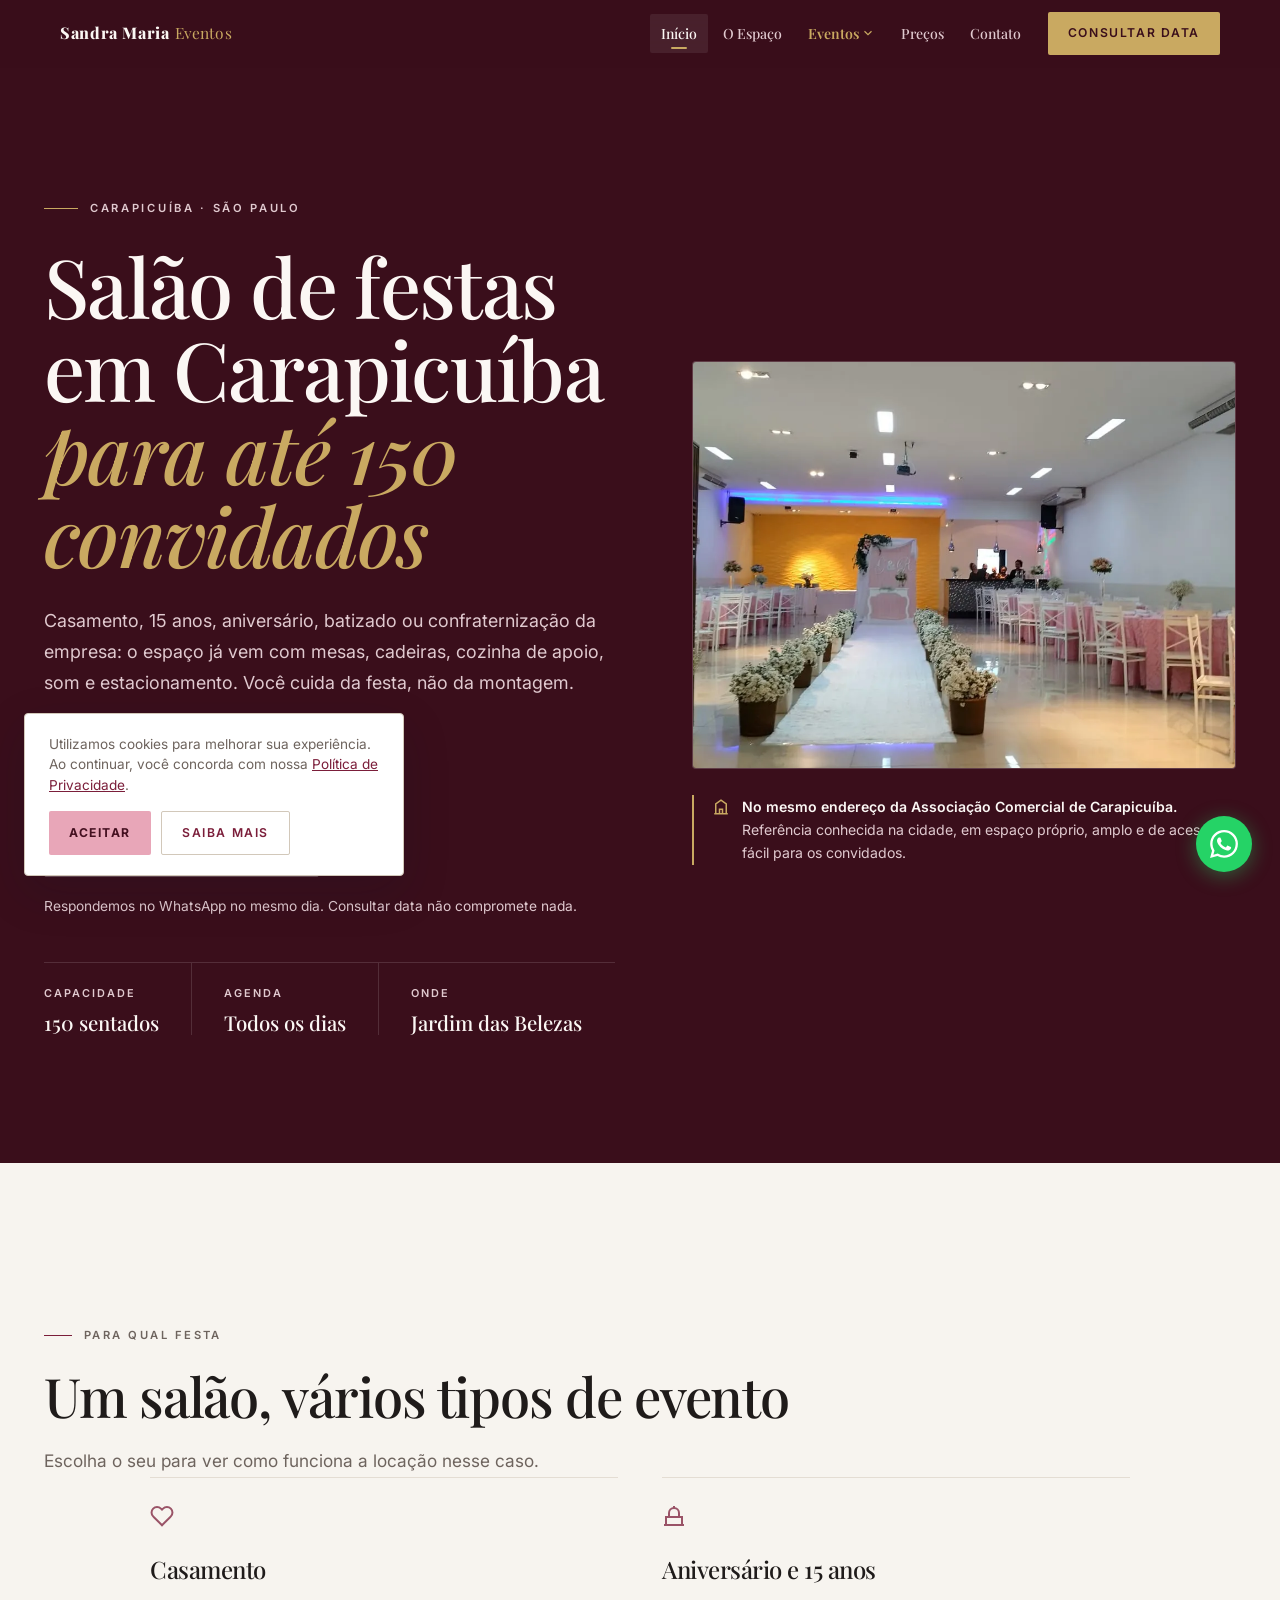
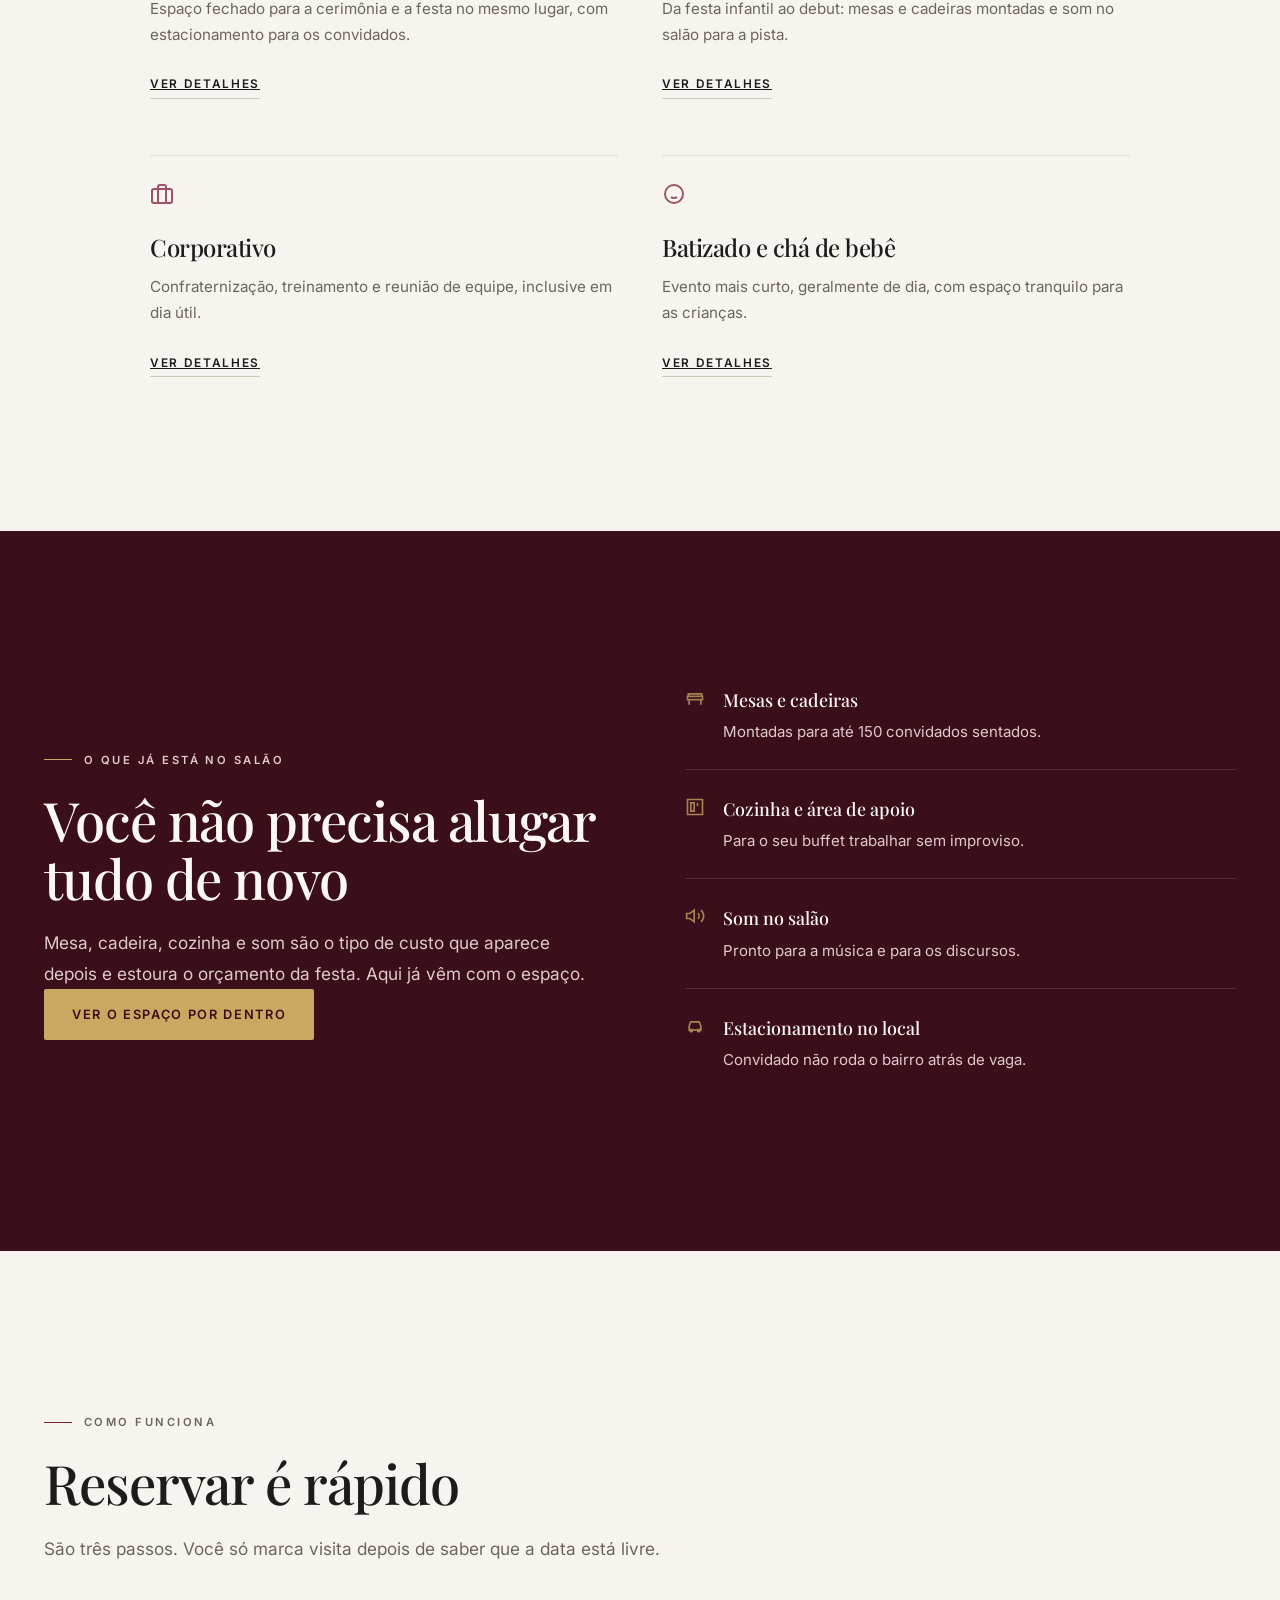
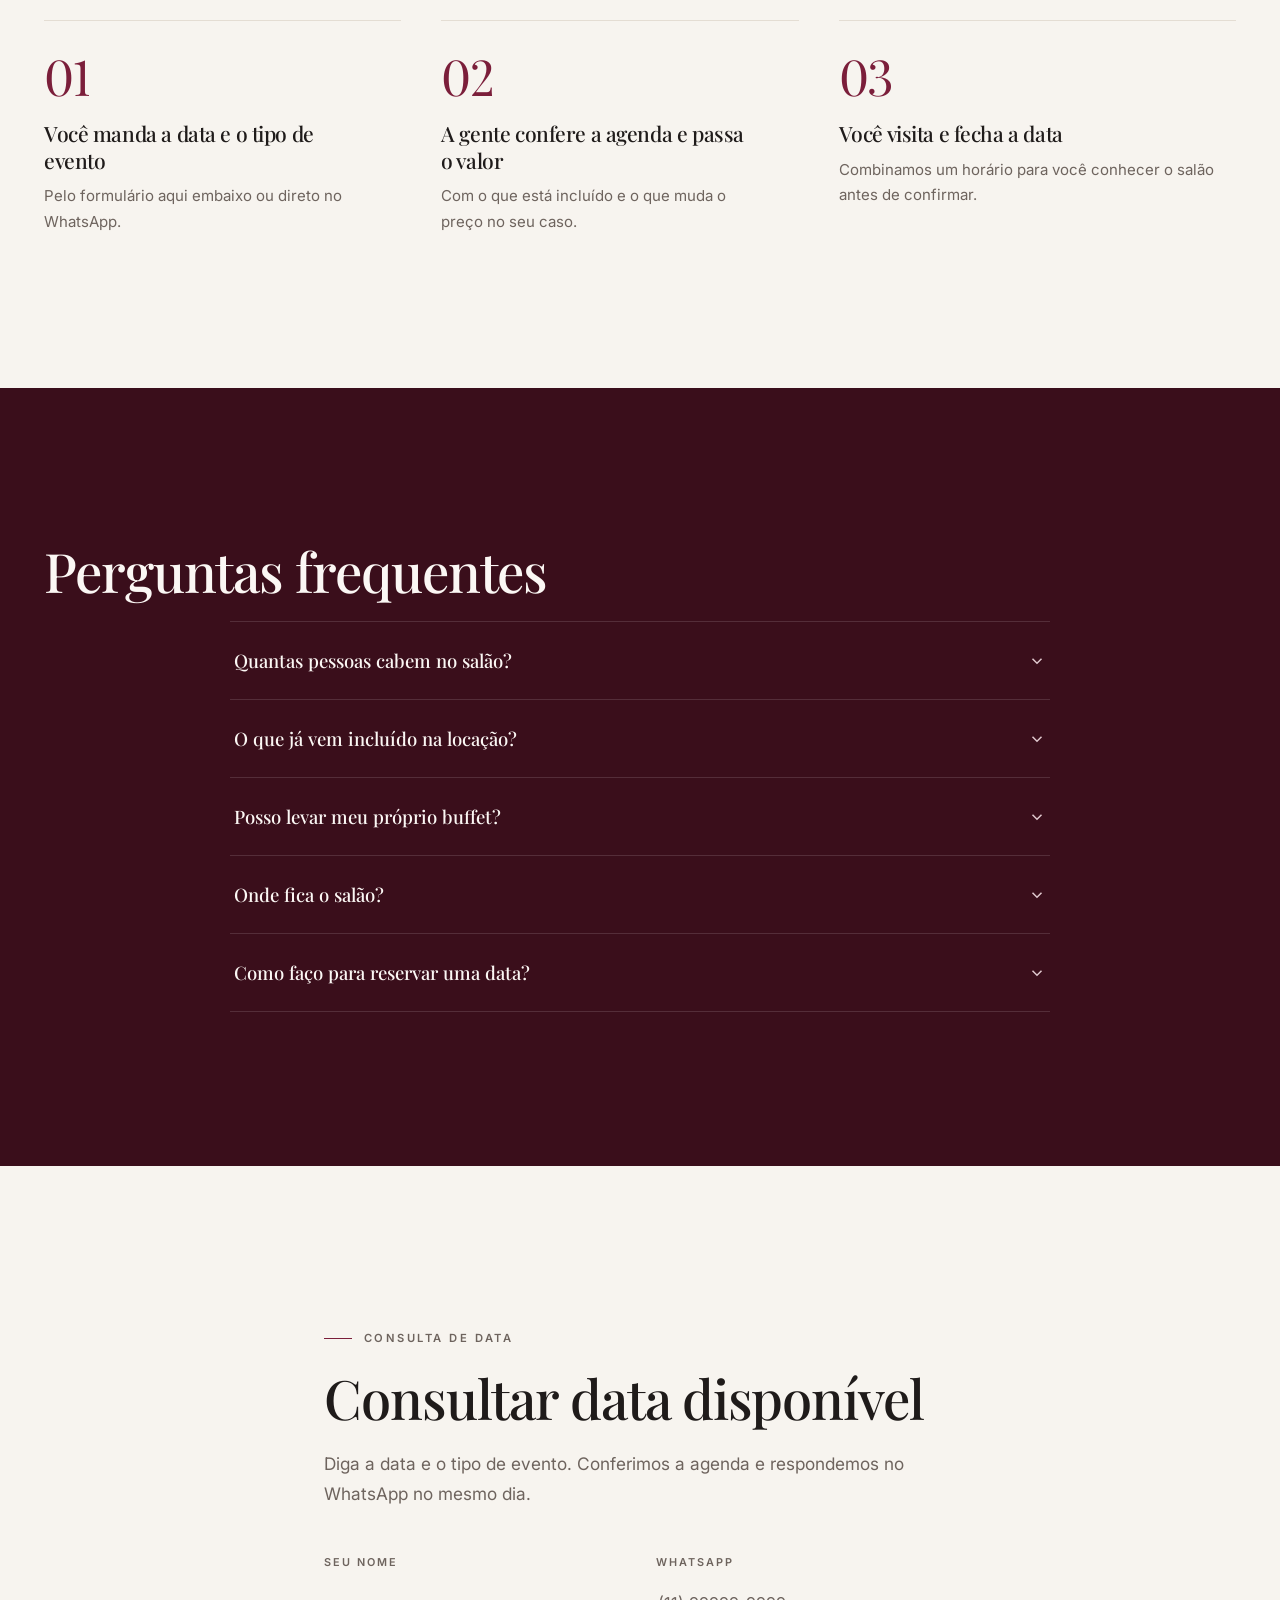
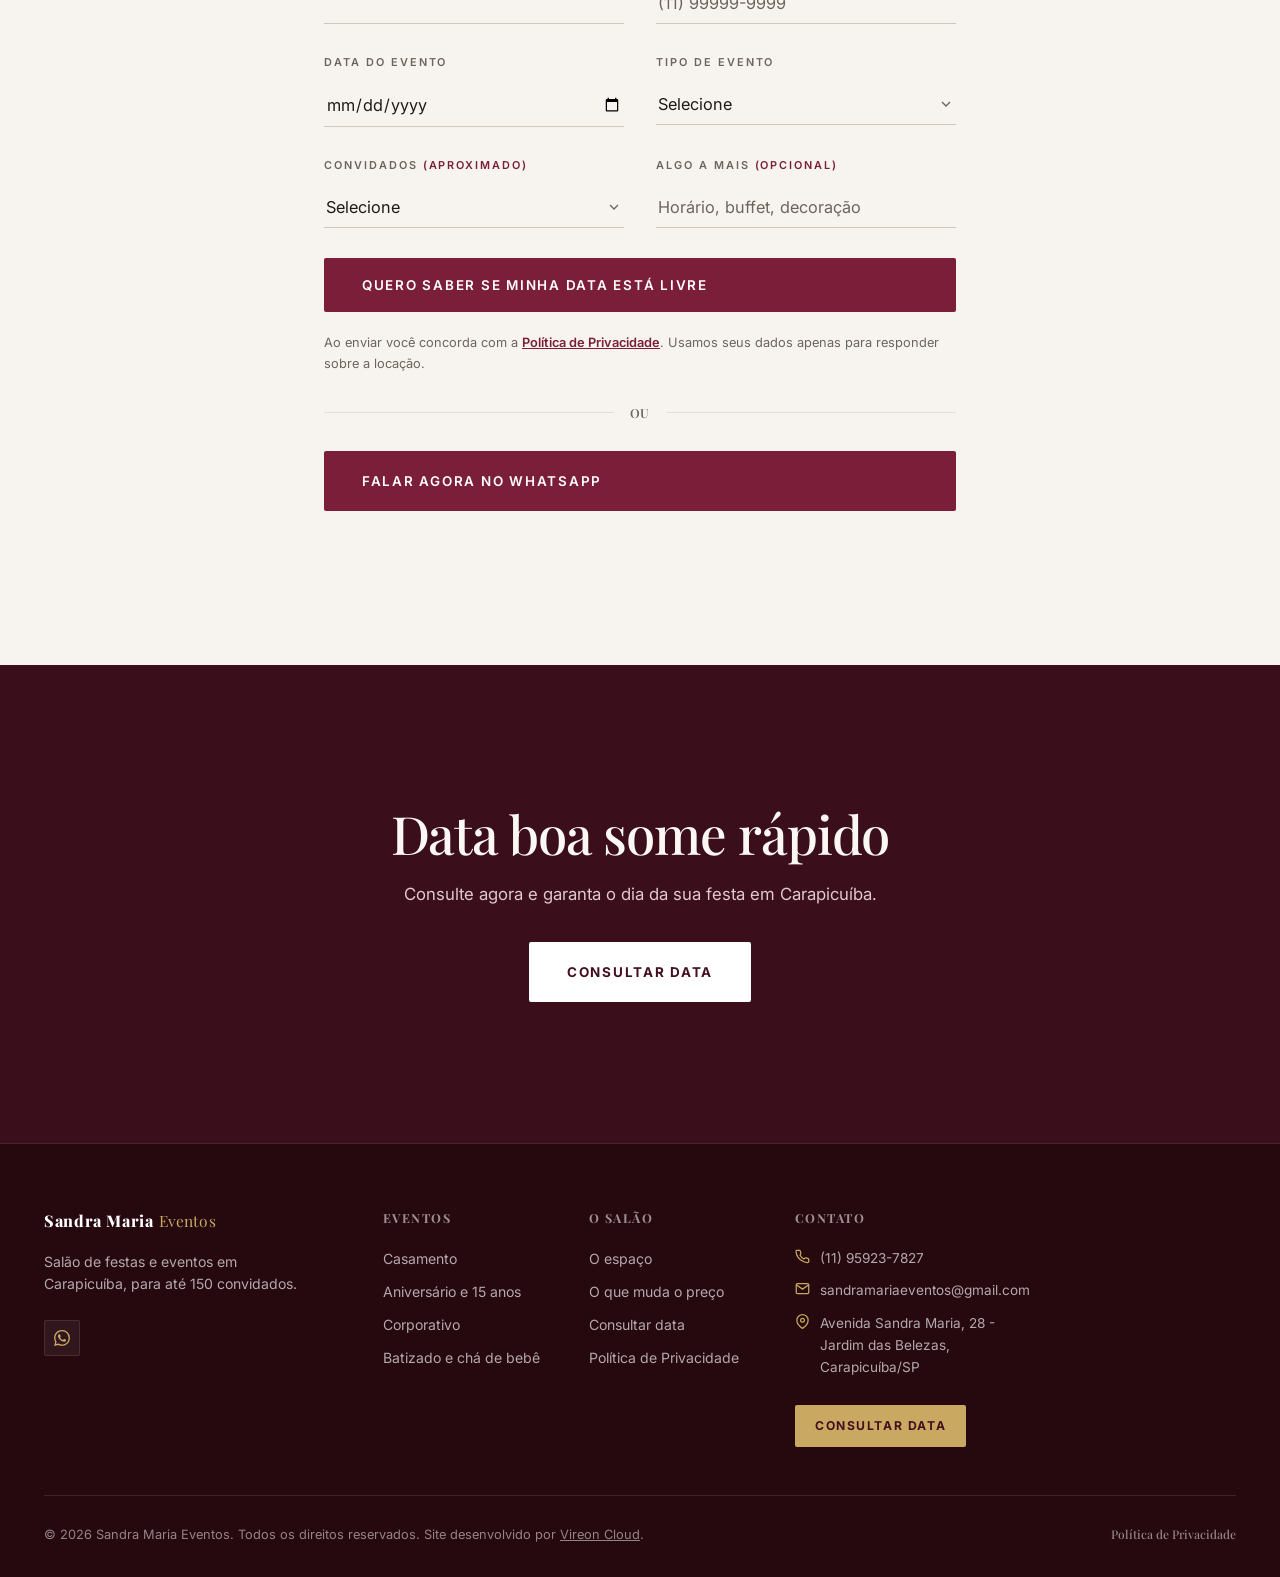
<file: index.html>
<!DOCTYPE html>
<html lang="pt-BR">
<head>
  <meta charset="UTF-8">
  <meta name="viewport" content="width=device-width, initial-scale=1.0">
  <meta name="description" content="Salão de festas em Carapicuíba para até 150 convidados: estacionamento, cozinha de apoio, mesas, cadeiras e som. Consulte sua data no WhatsApp.">
  <meta name="theme-color" content="#7B1E3A">

  <link rel="icon" type="image/x-icon" href="/images/favicon.ico">
  <link rel="icon" type="image/svg+xml" href="/images/brand/favicon.svg">
  <link rel="icon" type="image/png" sizes="32x32" href="/images/favicon-32x32.png">
  <link rel="icon" type="image/png" sizes="16x16" href="/images/favicon-16x16.png">
  <link rel="icon" type="image/png" sizes="192x192" href="/images/favicon-192.png">
  <link rel="apple-touch-icon" sizes="180x180" href="/images/apple-touch-icon.png">
  <link rel="manifest" href="/site.webmanifest">

  <meta name="robots" content="index, follow">
  <title>Salão de Festas em Carapicuíba | Sandra Maria Eventos</title>
  <link rel="canonical" href="https://sandramariaeventos.com.br/">

  <meta property="og:type" content="website">
  <meta property="og:title" content="Salão de Festas em Carapicuíba | Sandra Maria Eventos">
  <meta property="og:description" content="Salão para até 150 convidados em Carapicuíba, com estacionamento, cozinha de apoio, mesas, cadeiras e som. Consulte sua data.">
  <meta property="og:url" content="https://sandramariaeventos.com.br/">
  <meta property="og:site_name" content="Sandra Maria Eventos">
  <meta property="og:image" content="https://sandramariaeventos.com.br/images/og-image.png">
  <meta name="twitter:card" content="summary_large_image">
  <meta name="twitter:title" content="Salão de Festas em Carapicuíba | Sandra Maria Eventos">
  <meta name="twitter:description" content="Salão para até 150 convidados em Carapicuíba, com estacionamento, cozinha de apoio, mesas, cadeiras e som. Consulte sua data.">
  <meta name="twitter:image" content="https://sandramariaeventos.com.br/images/og-image.png">

  <link rel="preconnect" href="https://fonts.googleapis.com">
  <link rel="preload" as="style" href="https://fonts.googleapis.com/css2?family=Playfair+Display:wght@600;700;800;900&family=Inter:wght@400;500;600;700&display=swap">
  <link rel="preconnect" href="https://fonts.gstatic.com" crossorigin>
  <link rel="stylesheet" href="https://fonts.googleapis.com/css2?family=Playfair+Display:wght@600;700;800;900&family=Inter:wght@400;500;600;700&display=swap" media="print" onload="this.media='all'">
  <noscript><link rel="stylesheet" href="https://fonts.googleapis.com/css2?family=Playfair+Display:wght@600;700;800;900&family=Inter:wght@400;500;600;700&display=swap"></noscript>
  <link rel="stylesheet" href="/css/styles.css">

  <script type="application/ld+json">
  {
    "@context": "https://schema.org",
    "@type": ["LocalBusiness", "EventVenue"],
    "name": "Salão de Festas e Eventos Sandra Maria",
    "alternateName": "Sandra Maria Eventos",
    "url": "https://sandramariaeventos.com.br",
    "description": "Salão de festas e eventos em Carapicuíba/SP para até 150 convidados, com estacionamento, cozinha de apoio, mesas, cadeiras e som no local.",
    "telephone": "+5511959237827",
    "email": "sandramariaeventos@gmail.com",
    "maximumAttendeeCapacity": 150,
    "areaServed": "Carapicuíba, Barueri, Osasco, Jandira e região",
    "address": {
      "@type": "PostalAddress",
      "streetAddress": "Avenida Sandra Maria, 28 - Jardim das Belezas",
      "addressLocality": "Carapicuíba",
      "addressRegion": "SP",
      "postalCode": "06315-020",
      "addressCountry": "BR"
    },
    "hasMap": "https://www.google.com/maps/search/?api=1&query=Avenida+Sandra+Maria%2C+28+-+Jardim+das+Belezas%2C+Carapicu%C3%ADba+-+SP",
    "amenityFeature": [
      { "@type": "LocationFeatureSpecification", "name": "Estacionamento", "value": true },
      { "@type": "LocationFeatureSpecification", "name": "Cozinha de apoio", "value": true },
      { "@type": "LocationFeatureSpecification", "name": "Mesas e cadeiras", "value": true },
      { "@type": "LocationFeatureSpecification", "name": "Som no salão", "value": true }
    ],
    "contactPoint": {
      "@type": "ContactPoint",
      "contactType": "reservas",
      "telephone": "+5511959237827",
      "email": "sandramariaeventos@gmail.com",
      "availableLanguage": "Português do Brasil"
    }
  }
  </script>
  <script type="application/ld+json">
  {
    "@context": "https://schema.org",
    "@type": "FAQPage",
    "mainEntity": [
      {
        "@type": "Question",
        "name": "Quantas pessoas cabem no salão?",
        "acceptedAnswer": { "@type": "Answer", "text": "O salão recebe até 150 convidados sentados, com mesas e cadeiras já incluídas na locação." }
      },
      {
        "@type": "Question",
        "name": "O que já vem incluído na locação?",
        "acceptedAnswer": { "@type": "Answer", "text": "Mesas e cadeiras, cozinha e área de apoio, som no salão e estacionamento no local." }
      },
      {
        "@type": "Question",
        "name": "Posso levar meu próprio buffet?",
        "acceptedAnswer": { "@type": "Answer", "text": "Pode. A cozinha e a área de apoio ficam à disposição do buffet que você contratar, ou da sua própria equipe." }
      },
      {
        "@type": "Question",
        "name": "Onde fica o salão?",
        "acceptedAnswer": { "@type": "Answer", "text": "Avenida Sandra Maria, 28 - Jardim das Belezas, Carapicuíba/SP." }
      },
      {
        "@type": "Question",
        "name": "Como faço para reservar uma data?",
        "acceptedAnswer": { "@type": "Answer", "text": "Chame no WhatsApp (11) 95923-7827 ou preencha o formulário do site com a data desejada. Conferimos a agenda e respondemos no mesmo dia." }
      }
    ]
  }
  </script>
</head>
<body>

<main>

<section class="hero hero--wine" id="hero">
  <div class="container">
    <div class="hero__grid">
      <div class="hero__content">
        <p class="hero__eyebrow">Carapicuíba · São Paulo</p>
        <h1 class="hero__title">
          Salão de festas em Carapicuíba<br><span class="gradient-text">para até 150 convidados</span>
        </h1>
        <p class="hero__text">
          Casamento, 15 anos, aniversário, batizado ou confraternização da empresa:
          o espaço já vem com mesas, cadeiras, cozinha de apoio, som e estacionamento.
          Você cuida da festa, não da montagem.
        </p>

        <div class="hero__actions">
          <a href="#leadForm" class="btn btn--primary btn--lg">Consultar data disponível</a>
          <a href="https://wa.me/5511959237827?text=Ol%C3%A1!%20Vim%20pelo%20site%20e%20quero%20consultar%20uma%20data%20no%20Sal%C3%A3o%20Sandra%20Maria." target="_blank" rel="noopener" class="btn btn--ghost btn--lg">Chamar no WhatsApp</a>
        </div>
        <p class="hero__note">
          Respondemos no WhatsApp no mesmo dia. Consultar data não compromete nada.
        </p>

        <dl class="hero__facts">
          <div>
            <dt>Capacidade</dt>
            <dd>150 sentados</dd>
          </div>
          <div>
            <dt>Agenda</dt>
            <dd>Todos os dias</dd>
          </div>
          <div>
            <dt>Onde</dt>
            <dd>Jardim das Belezas</dd>
          </div>
        </dl>
      </div>

      <div class="hero__visual">
        <figure class="photo-frame hero__photo">
          <img src="/images/salao-casamento-montado.webp" width="1600" height="738"
               alt="Salão Sandra Maria montado para casamento, com mesas postas, passarela e decoração em rosa"
               fetchpriority="high" decoding="async">
        </figure>
        <p class="hero__badge">
          <svg width="18" height="18" viewBox="0 0 24 24" fill="none" stroke="currentColor" stroke-width="2" aria-hidden="true"><path d="M3 21h18"/><path d="M5 21V8l7-5 7 5v13"/><path d="M10 21v-6h4v6"/></svg>
          <span><strong>No mesmo endereço da Associação Comercial de Carapicuíba.</strong>
          Referência conhecida na cidade, em espaço próprio, amplo e de acesso fácil para os convidados.</span>
        </p>
      </div>
    </div>
  </div>
</section>

<div class="trust-bar"><div class="trust-bar__inner"></div></div>

<section class="section">
  <div class="container">
    <p class="section-label">PARA QUAL FESTA</p>
    <h2 class="section-title">Um salão, vários tipos de evento</h2>
    <p class="section-text">Escolha o seu para ver como funciona a locação nesse caso.</p>

    <div class="solutions-grid solutions-grid--4 sr-stagger">
      <article class="card">
        <div class="card__icon" aria-hidden="true">
          <svg width="24" height="24" viewBox="0 0 24 24" fill="none" stroke="currentColor" stroke-width="2"><path d="M20.84 4.61a5.5 5.5 0 0 0-7.78 0L12 5.67l-1.06-1.06a5.5 5.5 0 0 0-7.78 7.78l1.06 1.06L12 21.23l7.78-7.78 1.06-1.06a5.5 5.5 0 0 0 0-7.78z"/></svg>
        </div>
        <h3 class="card__title">Casamento</h3>
        <p class="card__text">Espaço fechado para a cerimônia e a festa no mesmo lugar, com estacionamento para os convidados.</p>
        <a href="/eventos/casamento" class="card__link">Ver detalhes</a>
      </article>

      <article class="card">
        <div class="card__icon" aria-hidden="true">
          <svg width="24" height="24" viewBox="0 0 24 24" fill="none" stroke="currentColor" stroke-width="2"><path d="M20 21v-8H4v8"/><path d="M2 21h20"/><path d="M7 13V9a5 5 0 0 1 10 0v4"/><path d="M12 4V2"/></svg>
        </div>
        <h3 class="card__title">Aniversário e 15 anos</h3>
        <p class="card__text">Da festa infantil ao debut: mesas e cadeiras montadas e som no salão para a pista.</p>
        <a href="/eventos/aniversario-15-anos" class="card__link">Ver detalhes</a>
      </article>

      <article class="card">
        <div class="card__icon" aria-hidden="true">
          <svg width="24" height="24" viewBox="0 0 24 24" fill="none" stroke="currentColor" stroke-width="2"><rect x="2" y="7" width="20" height="14" rx="2"/><path d="M16 21V5a2 2 0 0 0-2-2h-4a2 2 0 0 0-2 2v16"/></svg>
        </div>
        <h3 class="card__title">Corporativo</h3>
        <p class="card__text">Confraternização, treinamento e reunião de equipe, inclusive em dia útil.</p>
        <a href="/eventos/corporativo" class="card__link">Ver detalhes</a>
      </article>

      <article class="card">
        <div class="card__icon" aria-hidden="true">
          <svg width="24" height="24" viewBox="0 0 24 24" fill="none" stroke="currentColor" stroke-width="2"><circle cx="12" cy="12" r="9"/><path d="M9 10h.01M15 10h.01M9 15c.8.7 1.9 1 3 1s2.2-.3 3-1"/></svg>
        </div>
        <h3 class="card__title">Batizado e chá de bebê</h3>
        <p class="card__text">Evento mais curto, geralmente de dia, com espaço tranquilo para as crianças.</p>
        <a href="/eventos/batizado-cha-de-bebe" class="card__link">Ver detalhes</a>
      </article>
    </div>
  </div>
</section>

<section class="section section--wine">
  <div class="container split">
    <div>
      <p class="section-label">O QUE JÁ ESTÁ NO SALÃO</p>
      <h2 class="section-title" style="text-align:left;">Você não precisa alugar tudo de novo</h2>
      <p class="section-text" style="text-align:left; margin-left:0;">
        Mesa, cadeira, cozinha e som são o tipo de custo que aparece depois e estoura o
        orçamento da festa. Aqui já vêm com o espaço.
      </p>
      <a href="/espaco" class="btn btn--primary btn--md">Ver o espaço por dentro</a>
    </div>
    <div class="advantages-list">
      <div class="advantage-item">
        <div class="advantage-item__icon" aria-hidden="true">
          <svg width="20" height="20" viewBox="0 0 24 24" fill="none" stroke="currentColor" stroke-width="2"><rect x="3" y="10" width="18" height="4"/><path d="M5 14v6M19 14v6M4 10V7h16v3"/></svg>
        </div>
        <div><strong>Mesas e cadeiras</strong><p>Montadas para até 150 convidados sentados.</p></div>
      </div>
      <div class="advantage-item">
        <div class="advantage-item__icon" aria-hidden="true">
          <svg width="20" height="20" viewBox="0 0 24 24" fill="none" stroke="currentColor" stroke-width="2"><path d="M3 3h18v18H3z"/><path d="M7 7h4v10H7z"/><path d="M15 7v4"/></svg>
        </div>
        <div><strong>Cozinha e área de apoio</strong><p>Para o seu buffet trabalhar sem improviso.</p></div>
      </div>
      <div class="advantage-item">
        <div class="advantage-item__icon" aria-hidden="true">
          <svg width="20" height="20" viewBox="0 0 24 24" fill="none" stroke="currentColor" stroke-width="2"><path d="M11 5 6 9H2v6h4l5 4z"/><path d="M15.5 8.5a5 5 0 0 1 0 7"/><path d="M19 5a9 9 0 0 1 0 14"/></svg>
        </div>
        <div><strong>Som no salão</strong><p>Pronto para a música e para os discursos.</p></div>
      </div>
      <div class="advantage-item">
        <div class="advantage-item__icon" aria-hidden="true">
          <svg width="20" height="20" viewBox="0 0 24 24" fill="none" stroke="currentColor" stroke-width="2"><path d="M5 17h14v-5l-2-5H7l-2 5z"/><circle cx="7.5" cy="17.5" r="1.5"/><circle cx="16.5" cy="17.5" r="1.5"/></svg>
        </div>
        <div><strong>Estacionamento no local</strong><p>Convidado não roda o bairro atrás de vaga.</p></div>
      </div>
    </div>
  </div>
</section>

<section class="section">
  <div class="container">
    <p class="section-label">COMO FUNCIONA</p>
    <h2 class="section-title">Reservar é rápido</h2>
    <p class="section-text">São três passos. Você só marca visita depois de saber que a data está livre.</p>
    <div class="timeline sr-stagger" style="margin-top:56px;">
      <div class="timeline-item">
        <div class="timeline-item__dot"></div>
        <div class="timeline-item__content">
          <span class="timeline-item__year"><span class="sr-only">Passo </span>01</span>
          <h3 class="timeline-item__title">Você manda a data e o tipo de evento</h3>
          <p class="timeline-item__text">Pelo formulário aqui embaixo ou direto no WhatsApp.</p>
        </div>
      </div>
      <div class="timeline-item">
        <div class="timeline-item__dot"></div>
        <div class="timeline-item__content">
          <span class="timeline-item__year"><span class="sr-only">Passo </span>02</span>
          <h3 class="timeline-item__title">A gente confere a agenda e passa o valor</h3>
          <p class="timeline-item__text">Com o que está incluído e o que muda o preço no seu caso.</p>
        </div>
      </div>
      <div class="timeline-item">
        <div class="timeline-item__dot"></div>
        <div class="timeline-item__content">
          <span class="timeline-item__year"><span class="sr-only">Passo </span>03</span>
          <h3 class="timeline-item__title">Você visita e fecha a data</h3>
          <p class="timeline-item__text">Combinamos um horário para você conhecer o salão antes de confirmar.</p>
        </div>
      </div>
    </div>
  </div>
</section>

<section class="section section--wine">
  <div class="container">
    <h2 class="section-title">Perguntas frequentes</h2>
    <div class="faq-list">
      <div class="faq-item">
        <button class="faq-question" aria-expanded="false">
          Quantas pessoas cabem no salão?
          <svg width="18" height="18" viewBox="0 0 24 24" fill="none" stroke="currentColor" stroke-width="2"><polyline points="6 9 12 15 18 9"/></svg>
        </button>
        <div class="faq-answer"><div class="faq-answer__inner"><p>O salão recebe até 150 convidados sentados, com mesas e cadeiras já incluídas na locação.</p></div></div>
      </div>
      <div class="faq-item">
        <button class="faq-question" aria-expanded="false">
          O que já vem incluído na locação?
          <svg width="18" height="18" viewBox="0 0 24 24" fill="none" stroke="currentColor" stroke-width="2"><polyline points="6 9 12 15 18 9"/></svg>
        </button>
        <div class="faq-answer"><div class="faq-answer__inner"><p>Mesas e cadeiras, cozinha e área de apoio, som no salão e estacionamento no local.</p></div></div>
      </div>
      <div class="faq-item">
        <button class="faq-question" aria-expanded="false">
          Posso levar meu próprio buffet?
          <svg width="18" height="18" viewBox="0 0 24 24" fill="none" stroke="currentColor" stroke-width="2"><polyline points="6 9 12 15 18 9"/></svg>
        </button>
        <div class="faq-answer"><div class="faq-answer__inner"><p>Pode. A cozinha e a área de apoio ficam à disposição do buffet que você contratar, ou da sua própria equipe.</p></div></div>
      </div>
      <div class="faq-item">
        <button class="faq-question" aria-expanded="false">
          Onde fica o salão?
          <svg width="18" height="18" viewBox="0 0 24 24" fill="none" stroke="currentColor" stroke-width="2"><polyline points="6 9 12 15 18 9"/></svg>
        </button>
        <div class="faq-answer"><div class="faq-answer__inner"><p>Avenida Sandra Maria, 28 - Jardim das Belezas, Carapicuíba/SP.</p></div></div>
      </div>
      <div class="faq-item">
        <button class="faq-question" aria-expanded="false">
          Como faço para reservar uma data?
          <svg width="18" height="18" viewBox="0 0 24 24" fill="none" stroke="currentColor" stroke-width="2"><polyline points="6 9 12 15 18 9"/></svg>
        </button>
        <div class="faq-answer"><div class="faq-answer__inner"><p>Chame no WhatsApp (11) 95923-7827 ou preencha o formulário do site com a data desejada. Conferimos a agenda e respondemos no mesmo dia.</p></div></div>
      </div>
    </div>
  </div>
</section>

<section class="section" id="contato">
  <div class="container" style="max-width:680px;">
    <p class="section-label">CONSULTA DE DATA</p>
    <h2 class="section-title">Consultar data disponível</h2>
    <p class="section-text">Diga a data e o tipo de evento. Conferimos a agenda e respondemos no WhatsApp no mesmo dia.</p>

    <!-- TODO: trocar action="" pelo endpoint do Formspree quando o domínio estiver ativo. -->
    <form id="leadForm" action="" method="POST">
      <input type="hidden" name="origem" value="/">
      <div class="form-row">
        <div class="form-group">
          <label class="form-label" for="lf_nome">Seu nome</label>
          <input class="form-input" id="lf_nome" name="nome" type="text" required autocomplete="name">
        </div>
        <div class="form-group">
          <label class="form-label" for="lf_whats">WhatsApp</label>
          <input class="form-input" id="lf_whats" name="whatsapp" type="tel" required autocomplete="tel" placeholder="(11) 99999-9999">
        </div>
      </div>
      <div class="form-row">
        <div class="form-group">
          <label class="form-label" for="lf_data">Data do evento</label>
          <input class="form-input" id="lf_data" name="data" type="date" required>
        </div>
        <div class="form-group">
          <label class="form-label" for="lf_tipo">Tipo de evento</label>
          <select class="form-select" id="lf_tipo" name="tipo" required>
            <option value="">Selecione</option>
            <option>Casamento</option>
            <option>Aniversário</option>
            <option>15 anos</option>
            <option>Corporativo</option>
            <option>Batizado ou chá de bebê</option>
            <option>Outro</option>
          </select>
        </div>
      </div>
      <div class="form-row">
        <div class="form-group">
          <label class="form-label" for="lf_convidados">Convidados <span>(aproximado)</span></label>
          <select class="form-select" id="lf_convidados" name="convidados">
            <option value="">Selecione</option>
            <option>Até 50</option>
            <option>De 51 a 100</option>
            <option>De 101 a 150</option>
            <option>Ainda não sei</option>
          </select>
        </div>
        <div class="form-group">
          <label class="form-label" for="lf_msg">Algo a mais <span>(opcional)</span></label>
          <input class="form-input" id="lf_msg" name="mensagem" type="text" placeholder="Horário, buffet, decoração">
        </div>
      </div>
      <button type="submit" class="btn btn--primary btn--lg" style="width:100%;">Quero saber se minha data está livre</button>
      <p class="form-hint">
        Ao enviar você concorda com a <a href="/privacidade">Política de Privacidade</a>.
        Usamos seus dados apenas para responder sobre a locação.
      </p>
    </form>

    <div id="leadSuccess" style="display:none;">
      <p class="section-text">Recebido. Vamos conferir a agenda e chamar você no WhatsApp hoje mesmo. Se preferir adiantar, chame agora: (11) 95923-7827.</p>
    </div>

    <div class="or-divider"><span>ou</span></div>
    <a href="https://wa.me/5511959237827?text=Ol%C3%A1!%20Vim%20pelo%20site%20e%20quero%20consultar%20uma%20data%20no%20Sal%C3%A3o%20Sandra%20Maria." target="_blank" rel="noopener" class="btn btn--primary btn--lg" style="width:100%;">Falar agora no WhatsApp</a>
  </div>
</section>

<section class="cta-banner">
  <div class="container">
    <div class="cta-banner__inner">
      <div class="cta-banner__text">
        <h2 class="cta-banner__title">Data boa some rápido</h2>
        <p>Consulte agora e garanta o dia da sua festa em Carapicuíba.</p>
      </div>
      <a href="#leadForm" class="btn btn--white btn--lg">Consultar data</a>
    </div>
  </div>
</section>

</main>

<script src="/js/components.js"></script>
<script>
  initShared('/');
  initFAQ();
  initHeroTilt();
  initContactForm('leadForm', 'leadSuccess');
</script>
</body>
</html>
</file>
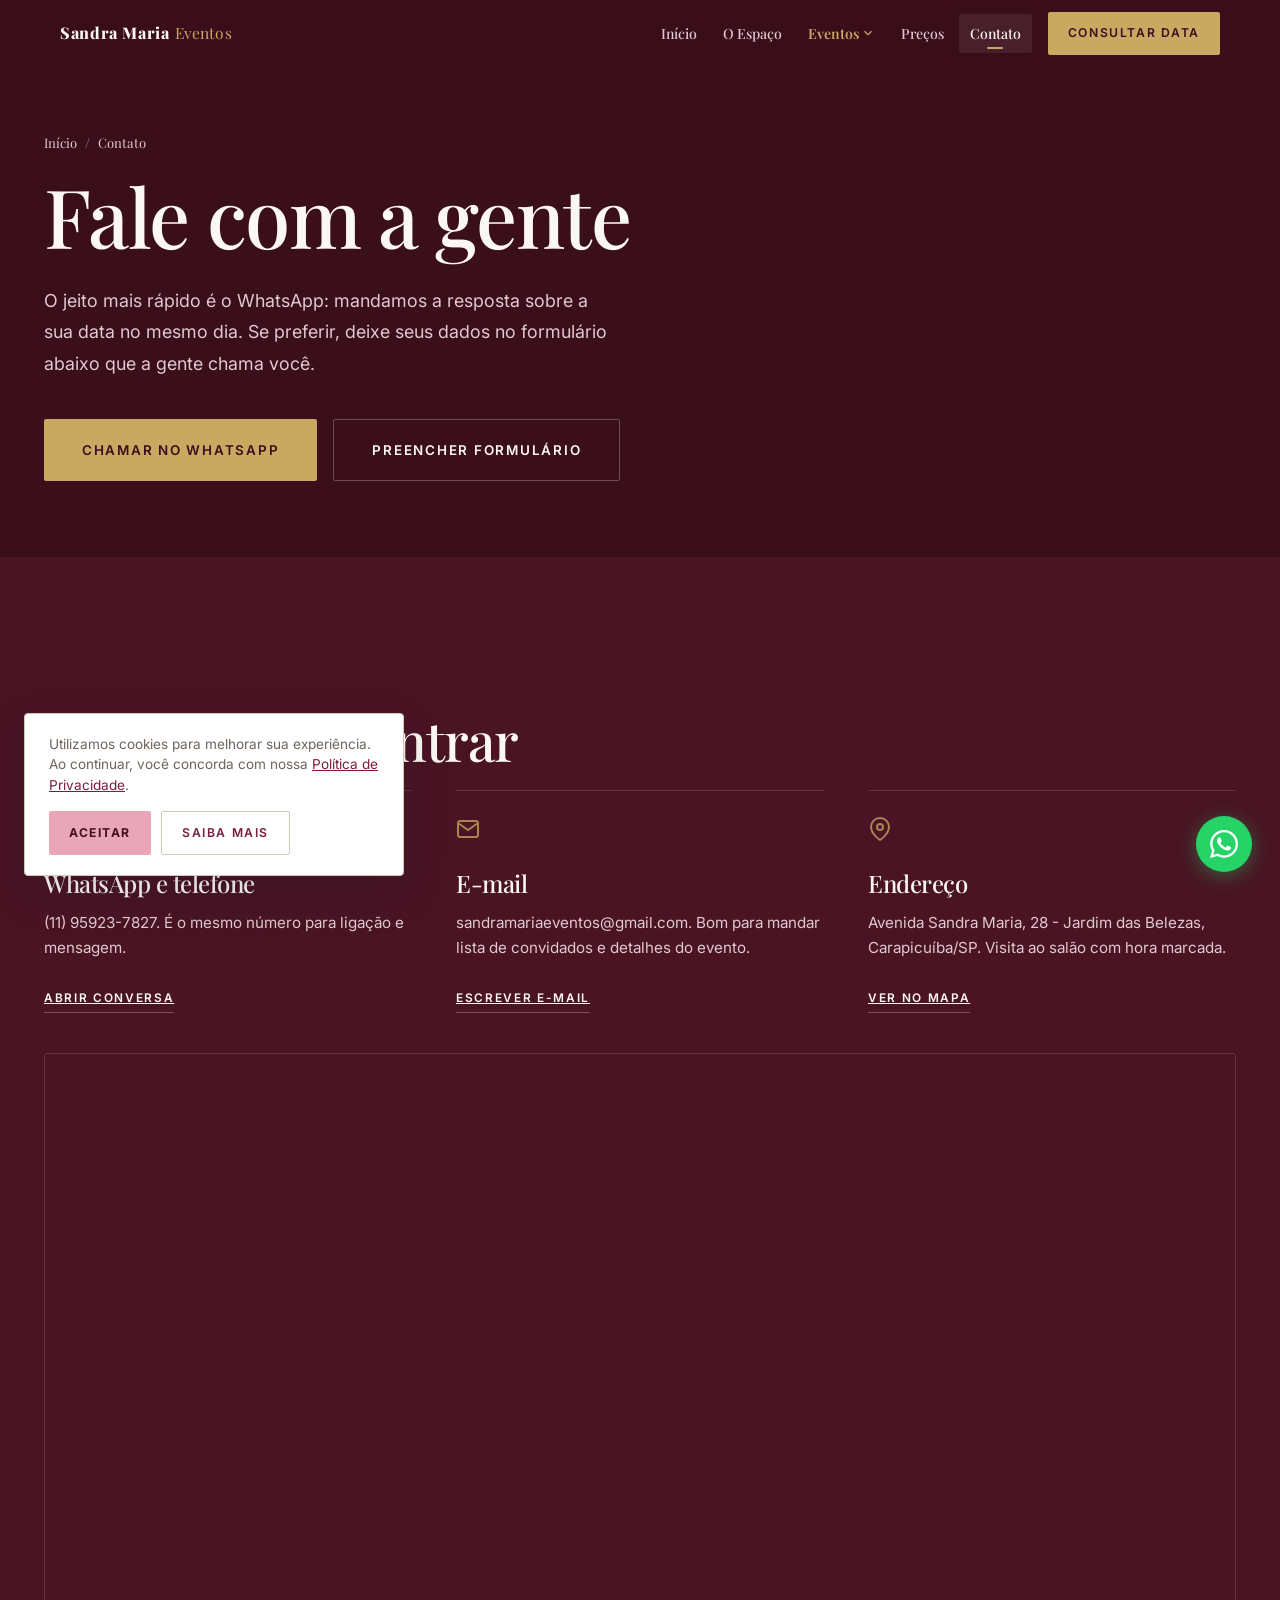
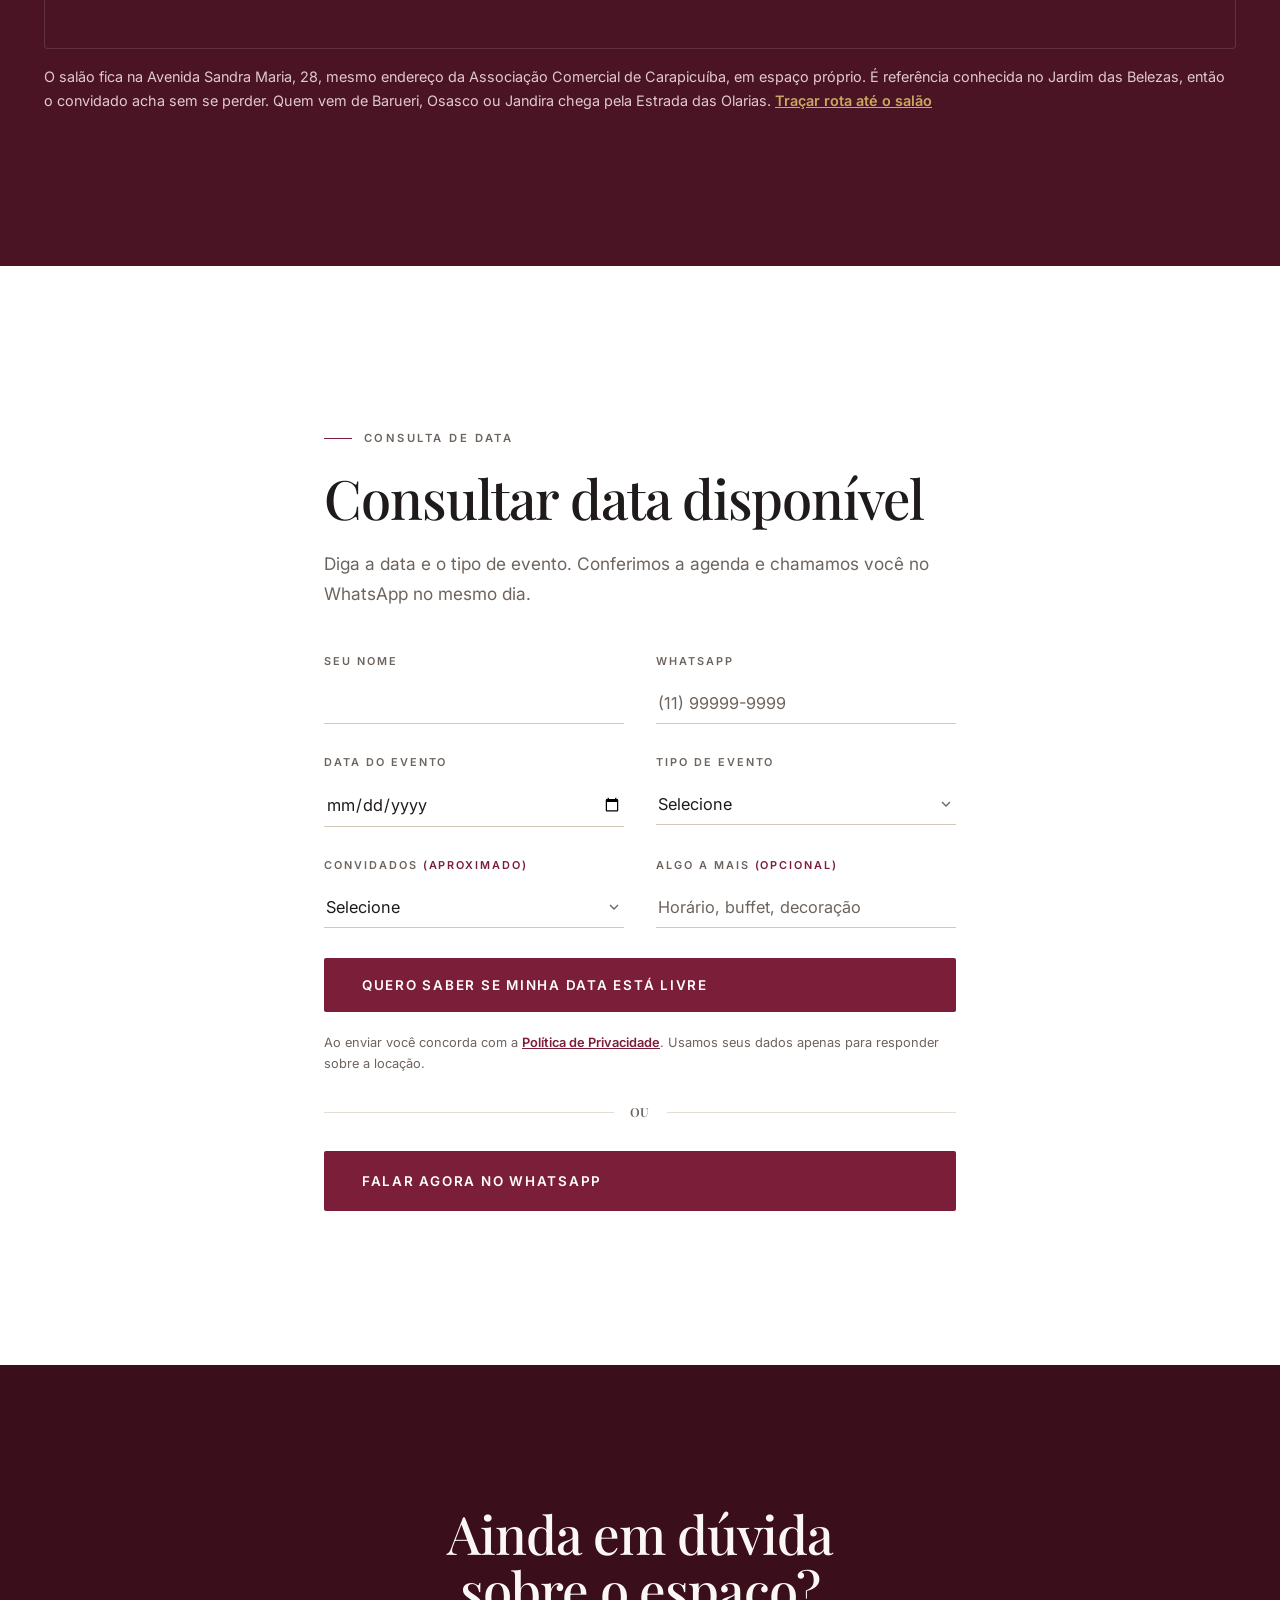
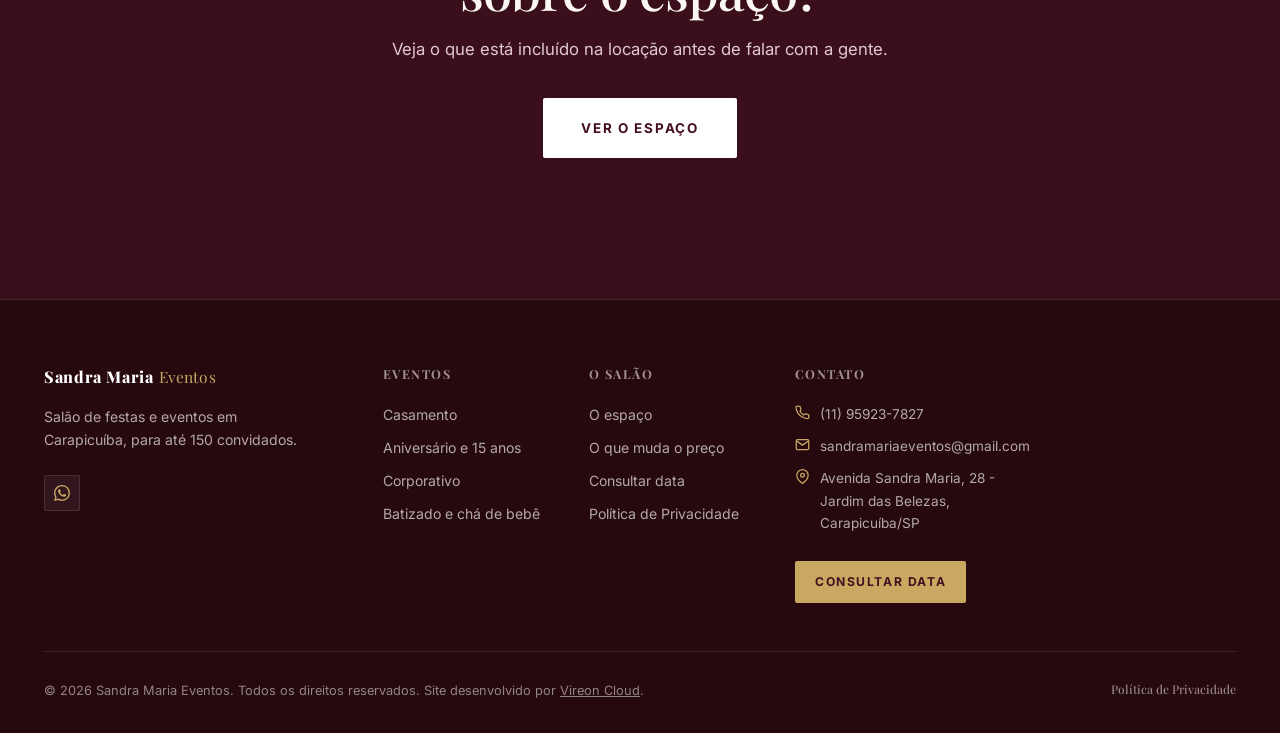
<file: contato/index.html>
<!DOCTYPE html>
<html lang="pt-BR">
<head>
  <meta charset="UTF-8">
  <meta name="viewport" content="width=device-width, initial-scale=1.0">
  <meta name="description" content="Fale com o Salão Sandra Maria em Carapicuíba: WhatsApp (11) 95923-7827, e-mail e endereço na Avenida Sandra Maria, 28. Consulte a data da sua festa.">
  <meta name="theme-color" content="#7B1E3A">

  <link rel="icon" type="image/x-icon" href="/images/favicon.ico">
  <link rel="icon" type="image/svg+xml" href="/images/brand/favicon.svg">
  <link rel="icon" type="image/png" sizes="32x32" href="/images/favicon-32x32.png">
  <link rel="icon" type="image/png" sizes="16x16" href="/images/favicon-16x16.png">
  <link rel="icon" type="image/png" sizes="192x192" href="/images/favicon-192.png">
  <link rel="apple-touch-icon" sizes="180x180" href="/images/apple-touch-icon.png">
  <link rel="manifest" href="/site.webmanifest">

  <meta name="robots" content="index, follow">
  <title>Contato e Consulta de Data | Sandra Maria Eventos</title>
  <link rel="canonical" href="https://sandramariaeventos.com.br/contato">

  <meta property="og:type" content="website">
  <meta property="og:title" content="Contato e Consulta de Data | Sandra Maria Eventos">
  <meta property="og:description" content="WhatsApp (11) 95923-7827, e-mail e endereço do salão em Carapicuíba. Consulte a data da sua festa.">
  <meta property="og:url" content="https://sandramariaeventos.com.br/contato">
  <meta property="og:site_name" content="Sandra Maria Eventos">
  <meta property="og:image" content="https://sandramariaeventos.com.br/images/og-image.png">
  <meta name="twitter:card" content="summary_large_image">
  <meta name="twitter:title" content="Contato e Consulta de Data | Sandra Maria Eventos">
  <meta name="twitter:description" content="WhatsApp (11) 95923-7827, e-mail e endereço do salão em Carapicuíba. Consulte a data da sua festa.">
  <meta name="twitter:image" content="https://sandramariaeventos.com.br/images/og-image.png">

  <link rel="preconnect" href="https://fonts.googleapis.com">
  <link rel="preload" as="style" href="https://fonts.googleapis.com/css2?family=Playfair+Display:wght@600;700;800;900&family=Inter:wght@400;500;600;700&display=swap">
  <link rel="preconnect" href="https://fonts.gstatic.com" crossorigin>
  <link rel="stylesheet" href="https://fonts.googleapis.com/css2?family=Playfair+Display:wght@600;700;800;900&family=Inter:wght@400;500;600;700&display=swap" media="print" onload="this.media='all'">
  <noscript><link rel="stylesheet" href="https://fonts.googleapis.com/css2?family=Playfair+Display:wght@600;700;800;900&family=Inter:wght@400;500;600;700&display=swap"></noscript>
  <link rel="stylesheet" href="/css/styles.css">

  <script type="application/ld+json">
  {
    "@context": "https://schema.org",
    "@type": ["LocalBusiness", "EventVenue"],
    "name": "Salão de Festas e Eventos Sandra Maria",
    "url": "https://sandramariaeventos.com.br/contato",
    "description": "Contato do salão de festas Sandra Maria, em Carapicuíba/SP: WhatsApp, e-mail e endereço para consultar datas de locação.",
    "telephone": "+5511959237827",
    "email": "sandramariaeventos@gmail.com",
    "maximumAttendeeCapacity": 150,
    "areaServed": "Carapicuíba, Barueri, Osasco, Jandira e região",
    "address": {
      "@type": "PostalAddress",
      "streetAddress": "Avenida Sandra Maria, 28 - Jardim das Belezas",
      "addressLocality": "Carapicuíba",
      "addressRegion": "SP",
      "postalCode": "06315-020",
      "addressCountry": "BR"
    },
    "hasMap": "https://www.google.com/maps/search/?api=1&query=Avenida+Sandra+Maria%2C+28+-+Jardim+das+Belezas%2C+Carapicu%C3%ADba+-+SP",
    "contactPoint": {
      "@type": "ContactPoint",
      "contactType": "reservas",
      "telephone": "+5511959237827",
      "email": "sandramariaeventos@gmail.com",
      "availableLanguage": "Português do Brasil"
    }
  }
  </script>
</head>
<body>

<main>

<section class="page-hero">
  <div class="container">
    <div class="page-hero__content">
      <nav class="page-hero__breadcrumb" aria-label="Trilha de navegação">
        <a href="/">Início</a> <span>/</span> Contato
      </nav>
      <h1 class="hero__title">Fale com a gente</h1>
      <p class="hero__text">
        O jeito mais rápido é o WhatsApp: mandamos a resposta sobre a sua data no mesmo dia.
        Se preferir, deixe seus dados no formulário abaixo que a gente chama você.
      </p>
      <div class="hero__actions">
        <a href="https://wa.me/5511959237827?text=Ol%C3%A1!%20Vim%20pelo%20site%20e%20quero%20consultar%20uma%20data%20no%20Sal%C3%A3o%20Sandra%20Maria." target="_blank" rel="noopener" class="btn btn--primary btn--lg">Chamar no WhatsApp</a>
        <a href="#leadForm" class="btn btn--ghost btn--lg">Preencher formulário</a>
      </div>
    </div>
  </div>
</section>

<section class="section section--wine section--alt">
  <div class="container">
    <h2 class="section-title">Onde nos encontrar</h2>
    <div class="solutions-grid sr-stagger">
      <article class="card">
        <div class="card__icon" aria-hidden="true">
          <svg width="24" height="24" viewBox="0 0 24 24" fill="none" stroke="currentColor" stroke-width="2"><path d="M22 16.92v3a2 2 0 0 1-2.18 2 19.79 19.79 0 0 1-8.63-3.07A19.5 19.5 0 0 1 4.69 13a19.79 19.79 0 0 1-3.07-8.67A2 2 0 0 1 3.6 2h3a2 2 0 0 1 2 1.72 12.84 12.84 0 0 0 .7 2.81 2 2 0 0 1-.45 2.11L8.09 9.91a16 16 0 0 0 6 6l1.27-1.27a2 2 0 0 1 2.11-.45 12.84 12.84 0 0 0 2.81.7A2 2 0 0 1 22 16.92z"/></svg>
        </div>
        <h3 class="card__title">WhatsApp e telefone</h3>
        <p class="card__text">(11) 95923-7827. É o mesmo número para ligação e mensagem.</p>
        <a href="https://wa.me/5511959237827?text=Ol%C3%A1!%20Vim%20pelo%20site%20e%20quero%20consultar%20uma%20data%20no%20Sal%C3%A3o%20Sandra%20Maria." target="_blank" rel="noopener" class="card__link">Abrir conversa</a>
      </article>

      <article class="card">
        <div class="card__icon" aria-hidden="true">
          <svg width="24" height="24" viewBox="0 0 24 24" fill="none" stroke="currentColor" stroke-width="2"><path d="M4 4h16c1.1 0 2 .9 2 2v12c0 1.1-.9 2-2 2H4c-1.1 0-2-.9-2-2V6c0-1.1.9-2 2-2z"/><polyline points="22,6 12,13 2,6"/></svg>
        </div>
        <h3 class="card__title">E-mail</h3>
        <p class="card__text">sandramariaeventos@gmail.com. Bom para mandar lista de convidados e detalhes do evento.</p>
        <a href="mailto:sandramariaeventos@gmail.com" class="card__link">Escrever e-mail</a>
      </article>

      <article class="card">
        <div class="card__icon" aria-hidden="true">
          <svg width="24" height="24" viewBox="0 0 24 24" fill="none" stroke="currentColor" stroke-width="2"><path d="M21 10c0 7-9 13-9 13s-9-6-9-13a9 9 0 0 1 18 0z"/><circle cx="12" cy="10" r="3"/></svg>
        </div>
        <h3 class="card__title">Endereço</h3>
        <p class="card__text">Avenida Sandra Maria, 28 - Jardim das Belezas, Carapicuíba/SP. Visita ao salão com hora marcada.</p>
        <a href="https://www.google.com/maps/search/?api=1&amp;query=Avenida+Sandra+Maria%2C+28+-+Jardim+das+Belezas%2C+Carapicu%C3%ADba+-+SP" target="_blank" rel="noopener" class="card__link">Ver no mapa</a>
      </article>
    </div>

    <div class="map-block">
      <div class="map-embed">
        <iframe
          src="https://www.google.com/maps?q=Avenida%20Sandra%20Maria%2C%2028%20-%20Jardim%20das%20Belezas%2C%20Carapicu%C3%ADba%20-%20SP&amp;output=embed"
          title="Mapa com a localização do Salão Sandra Maria na Avenida Sandra Maria, 28, Carapicuíba"
          loading="lazy"
          referrerpolicy="no-referrer-when-downgrade"
          allowfullscreen></iframe>
      </div>
      <p class="map-block__note">
        O salão fica na Avenida Sandra Maria, 28, mesmo endereço da Associação Comercial de
        Carapicuíba, em espaço próprio. É referência conhecida no Jardim das Belezas, então
        o convidado acha sem se perder.
        Quem vem de Barueri, Osasco ou Jandira chega pela Estrada das Olarias.
        <a href="https://www.google.com/maps/dir/?api=1&amp;destination=Avenida+Sandra+Maria%2C+28+-+Jardim+das+Belezas%2C+Carapicu%C3%ADba+-+SP" target="_blank" rel="noopener">Traçar rota até o salão</a>
      </p>
    </div>
  </div>
</section>

<section class="section section--alt" id="formulario">
  <div class="container" style="max-width:680px;">
    <p class="section-label">CONSULTA DE DATA</p>
    <h2 class="section-title">Consultar data disponível</h2>
    <p class="section-text">Diga a data e o tipo de evento. Conferimos a agenda e chamamos você no WhatsApp no mesmo dia.</p>

    <!-- TODO: trocar action="" pelo endpoint do Formspree quando o domínio estiver ativo. -->
    <form id="leadForm" action="" method="POST">
      <input type="hidden" name="origem" value="/contato">
      <div class="form-row">
        <div class="form-group">
          <label class="form-label" for="lf_nome">Seu nome</label>
          <input class="form-input" id="lf_nome" name="nome" type="text" required autocomplete="name">
        </div>
        <div class="form-group">
          <label class="form-label" for="lf_whats">WhatsApp</label>
          <input class="form-input" id="lf_whats" name="whatsapp" type="tel" required autocomplete="tel" placeholder="(11) 99999-9999">
        </div>
      </div>
      <div class="form-row">
        <div class="form-group">
          <label class="form-label" for="lf_data">Data do evento</label>
          <input class="form-input" id="lf_data" name="data" type="date" required>
        </div>
        <div class="form-group">
          <label class="form-label" for="lf_tipo">Tipo de evento</label>
          <select class="form-select" id="lf_tipo" name="tipo" required>
            <option value="">Selecione</option>
            <option>Casamento</option>
            <option>Aniversário</option>
            <option>15 anos</option>
            <option>Corporativo</option>
            <option>Batizado ou chá de bebê</option>
            <option>Outro</option>
          </select>
        </div>
      </div>
      <div class="form-row">
        <div class="form-group">
          <label class="form-label" for="lf_convidados">Convidados <span>(aproximado)</span></label>
          <select class="form-select" id="lf_convidados" name="convidados">
            <option value="">Selecione</option>
            <option>Até 50</option>
            <option>De 51 a 100</option>
            <option>De 101 a 150</option>
            <option>Ainda não sei</option>
          </select>
        </div>
        <div class="form-group">
          <label class="form-label" for="lf_msg">Algo a mais <span>(opcional)</span></label>
          <input class="form-input" id="lf_msg" name="mensagem" type="text" placeholder="Horário, buffet, decoração">
        </div>
      </div>
      <button type="submit" class="btn btn--primary btn--lg" style="width:100%;">Quero saber se minha data está livre</button>
      <p class="form-hint">
        Ao enviar você concorda com a <a href="/privacidade">Política de Privacidade</a>.
        Usamos seus dados apenas para responder sobre a locação.
      </p>
    </form>

    <div id="leadSuccess" style="display:none;">
      <p class="section-text">Recebido. Vamos conferir a agenda e chamar você no WhatsApp hoje mesmo. Se preferir adiantar, chame agora: (11) 95923-7827.</p>
    </div>

    <div class="or-divider"><span>ou</span></div>
    <a href="https://wa.me/5511959237827?text=Ol%C3%A1!%20Vim%20pelo%20site%20e%20quero%20consultar%20uma%20data%20no%20Sal%C3%A3o%20Sandra%20Maria." target="_blank" rel="noopener" class="btn btn--primary btn--lg" style="width:100%;">Falar agora no WhatsApp</a>
  </div>
</section>

<section class="cta-banner">
  <div class="container">
    <div class="cta-banner__inner">
      <div class="cta-banner__text">
        <h2 class="cta-banner__title">Ainda em dúvida sobre o espaço?</h2>
        <p>Veja o que está incluído na locação antes de falar com a gente.</p>
      </div>
      <a href="/espaco" class="btn btn--white btn--lg">Ver o espaço</a>
    </div>
  </div>
</section>

</main>

<script src="/js/components.js"></script>
<script>
  initShared('/contato');
  initContactForm('leadForm', 'leadSuccess');
</script>
</body>
</html>
</file>
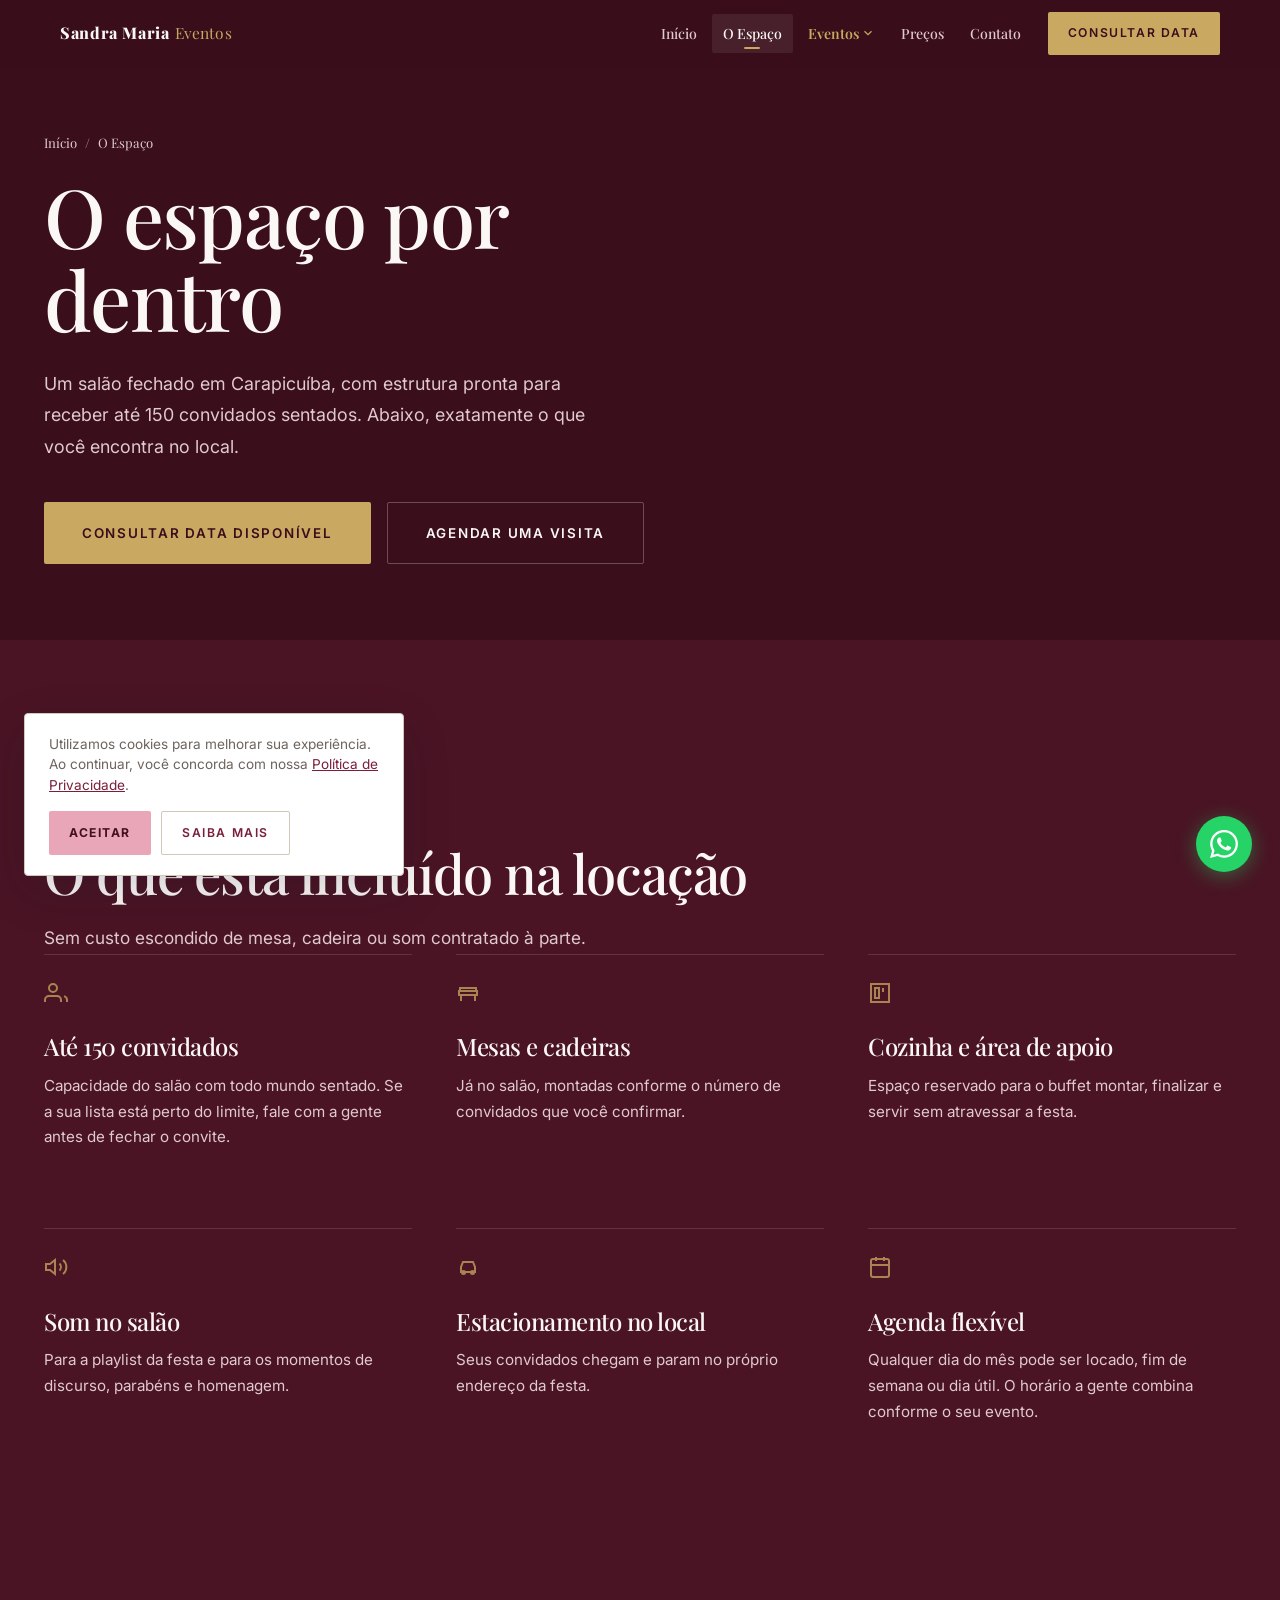
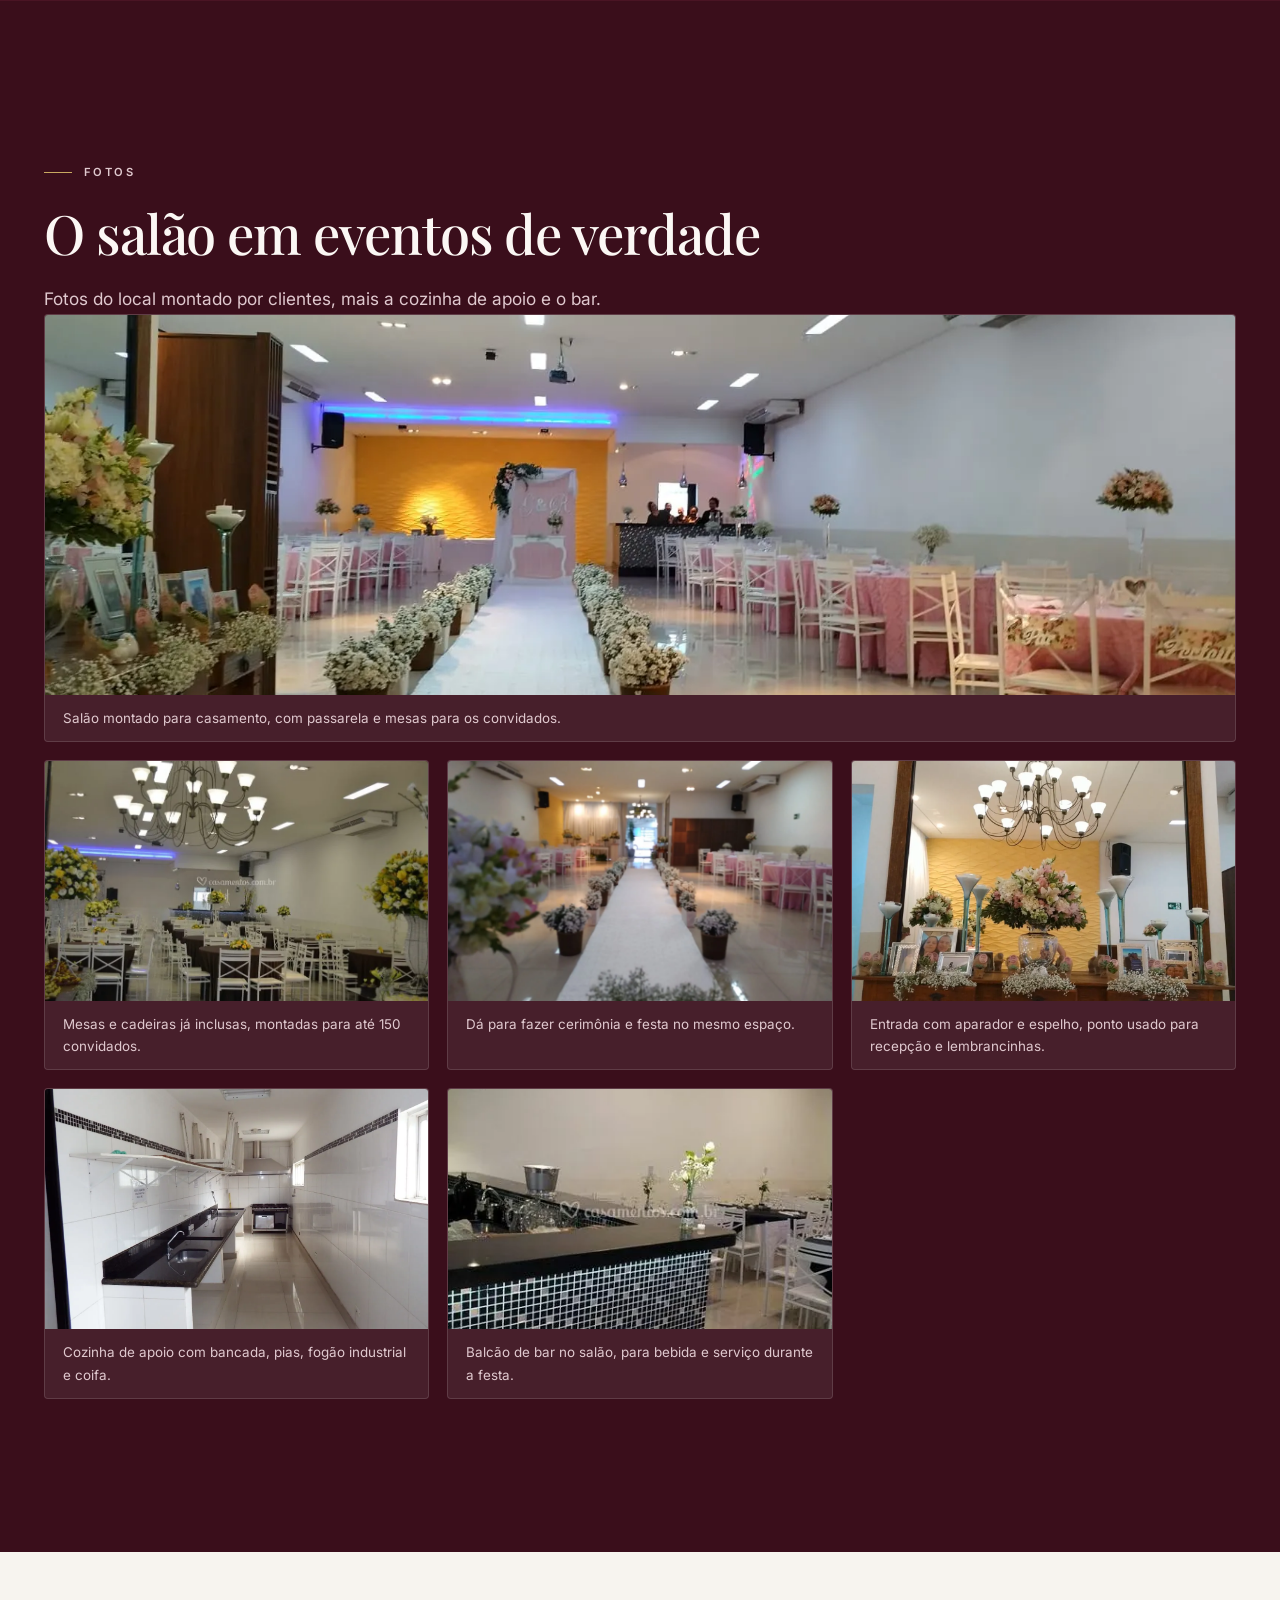
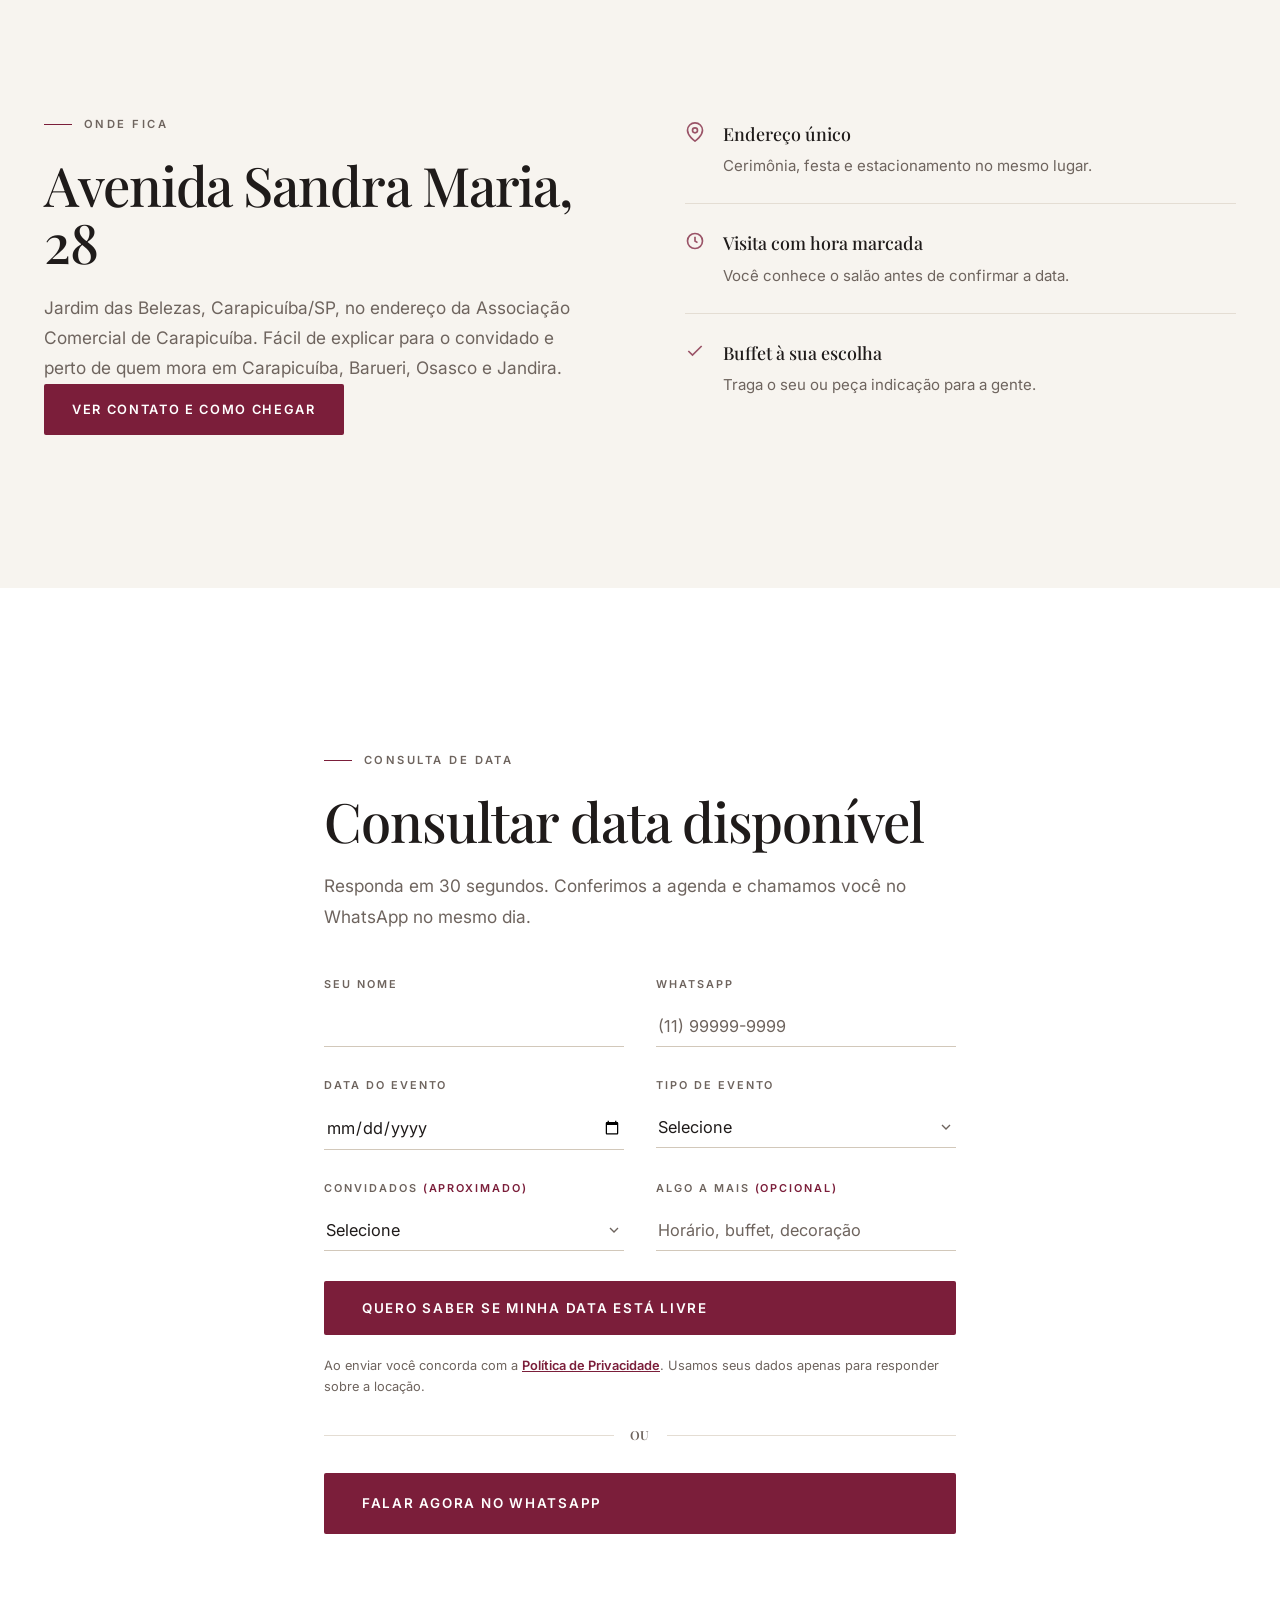
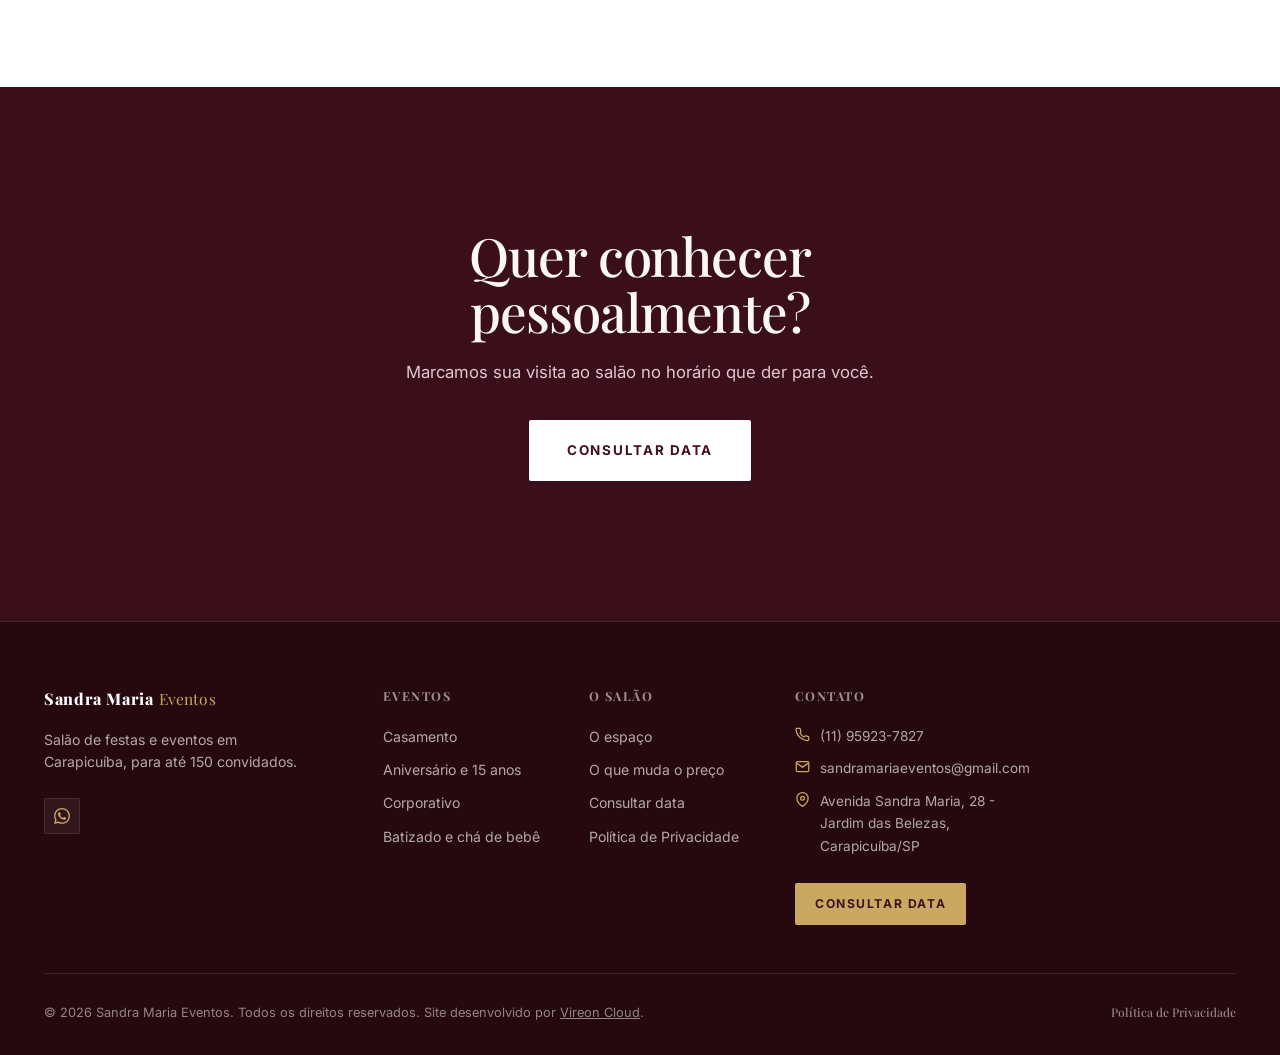
<file: espaco/index.html>
<!DOCTYPE html>
<html lang="pt-BR">
<head>
  <meta charset="UTF-8">
  <meta name="viewport" content="width=device-width, initial-scale=1.0">
  <meta name="description" content="Conheça o salão Sandra Maria em Carapicuíba: até 150 convidados, mesas e cadeiras, cozinha de apoio, som e estacionamento no local.">
  <meta name="theme-color" content="#7B1E3A">

  <link rel="icon" type="image/x-icon" href="/images/favicon.ico">
  <link rel="icon" type="image/svg+xml" href="/images/brand/favicon.svg">
  <link rel="icon" type="image/png" sizes="32x32" href="/images/favicon-32x32.png">
  <link rel="icon" type="image/png" sizes="16x16" href="/images/favicon-16x16.png">
  <link rel="icon" type="image/png" sizes="192x192" href="/images/favicon-192.png">
  <link rel="apple-touch-icon" sizes="180x180" href="/images/apple-touch-icon.png">
  <link rel="manifest" href="/site.webmanifest">

  <meta name="robots" content="index, follow">
  <title>O Espaço: salão para 150 pessoas em Carapicuíba</title>
  <link rel="canonical" href="https://sandramariaeventos.com.br/espaco">

  <meta property="og:type" content="website">
  <meta property="og:title" content="O Espaço: salão para 150 pessoas em Carapicuíba">
  <meta property="og:description" content="Até 150 convidados, mesas e cadeiras, cozinha de apoio, som e estacionamento no local.">
  <meta property="og:url" content="https://sandramariaeventos.com.br/espaco">
  <meta property="og:site_name" content="Sandra Maria Eventos">
  <meta property="og:image" content="https://sandramariaeventos.com.br/images/og-image.png">
  <meta name="twitter:card" content="summary_large_image">
  <meta name="twitter:title" content="O Espaço: salão para 150 pessoas em Carapicuíba">
  <meta name="twitter:description" content="Até 150 convidados, mesas e cadeiras, cozinha de apoio, som e estacionamento no local.">
  <meta name="twitter:image" content="https://sandramariaeventos.com.br/images/og-image.png">

  <link rel="preconnect" href="https://fonts.googleapis.com">
  <link rel="preload" as="style" href="https://fonts.googleapis.com/css2?family=Playfair+Display:wght@600;700;800;900&family=Inter:wght@400;500;600;700&display=swap">
  <link rel="preconnect" href="https://fonts.gstatic.com" crossorigin>
  <link rel="stylesheet" href="https://fonts.googleapis.com/css2?family=Playfair+Display:wght@600;700;800;900&family=Inter:wght@400;500;600;700&display=swap" media="print" onload="this.media='all'">
  <noscript><link rel="stylesheet" href="https://fonts.googleapis.com/css2?family=Playfair+Display:wght@600;700;800;900&family=Inter:wght@400;500;600;700&display=swap"></noscript>
  <link rel="stylesheet" href="/css/styles.css">

  <script type="application/ld+json">
  {
    "@context": "https://schema.org",
    "@type": ["LocalBusiness", "EventVenue"],
    "name": "Salão de Festas e Eventos Sandra Maria",
    "url": "https://sandramariaeventos.com.br/espaco",
    "description": "Salão de festas em Carapicuíba/SP para até 150 convidados, com mesas e cadeiras, cozinha de apoio, som e estacionamento no local.",
    "telephone": "+5511959237827",
    "email": "sandramariaeventos@gmail.com",
    "maximumAttendeeCapacity": 150,
    "areaServed": "Carapicuíba, Barueri, Osasco, Jandira e região",
    "address": {
      "@type": "PostalAddress",
      "streetAddress": "Avenida Sandra Maria, 28 - Jardim das Belezas",
      "addressLocality": "Carapicuíba",
      "addressRegion": "SP",
      "addressCountry": "BR"
    },
    "amenityFeature": [
      { "@type": "LocationFeatureSpecification", "name": "Estacionamento", "value": true },
      { "@type": "LocationFeatureSpecification", "name": "Cozinha de apoio", "value": true },
      { "@type": "LocationFeatureSpecification", "name": "Mesas e cadeiras", "value": true },
      { "@type": "LocationFeatureSpecification", "name": "Som no salão", "value": true }
    ]
  }
  </script>
</head>
<body>

<main>

<section class="page-hero">
  <div class="container">
    <div class="page-hero__content">
      <nav class="page-hero__breadcrumb" aria-label="Trilha de navegação">
        <a href="/">Início</a> <span>/</span> O Espaço
      </nav>
      <h1 class="hero__title">O espaço por dentro</h1>
      <p class="hero__text">
        Um salão fechado em Carapicuíba, com estrutura pronta para receber até 150 convidados
        sentados. Abaixo, exatamente o que você encontra no local.
      </p>
      <div class="hero__actions">
        <a href="#leadForm" class="btn btn--primary btn--lg">Consultar data disponível</a>
        <a href="https://wa.me/5511959237827?text=Ol%C3%A1!%20Quero%20agendar%20uma%20visita%20ao%20sal%C3%A3o." target="_blank" rel="noopener" class="btn btn--ghost btn--lg">Agendar uma visita</a>
      </div>
    </div>
  </div>
</section>

<section class="section section--wine section--alt">
  <div class="container">
    <p class="section-label">ESTRUTURA</p>
    <h2 class="section-title">O que está incluído na locação</h2>
    <p class="section-text">Sem custo escondido de mesa, cadeira ou som contratado à parte.</p>

    <div class="solutions-grid sr-stagger">
      <article class="card">
        <div class="card__icon" aria-hidden="true">
          <svg width="24" height="24" viewBox="0 0 24 24" fill="none" stroke="currentColor" stroke-width="2"><path d="M17 21v-2a4 4 0 0 0-4-4H5a4 4 0 0 0-4 4v2"/><circle cx="9" cy="7" r="4"/><path d="M23 21v-2a4 4 0 0 0-3-3.87"/></svg>
        </div>
        <h3 class="card__title">Até 150 convidados</h3>
        <p class="card__text">Capacidade do salão com todo mundo sentado. Se a sua lista está perto do limite, fale com a gente antes de fechar o convite.</p>
      </article>

      <article class="card">
        <div class="card__icon" aria-hidden="true">
          <svg width="24" height="24" viewBox="0 0 24 24" fill="none" stroke="currentColor" stroke-width="2"><rect x="3" y="10" width="18" height="4"/><path d="M5 14v6M19 14v6M4 10V7h16v3"/></svg>
        </div>
        <h3 class="card__title">Mesas e cadeiras</h3>
        <p class="card__text">Já no salão, montadas conforme o número de convidados que você confirmar.</p>
      </article>

      <article class="card">
        <div class="card__icon" aria-hidden="true">
          <svg width="24" height="24" viewBox="0 0 24 24" fill="none" stroke="currentColor" stroke-width="2"><path d="M3 3h18v18H3z"/><path d="M7 7h4v10H7z"/><path d="M15 7v4"/></svg>
        </div>
        <h3 class="card__title">Cozinha e área de apoio</h3>
        <p class="card__text">Espaço reservado para o buffet montar, finalizar e servir sem atravessar a festa.</p>
      </article>

      <article class="card">
        <div class="card__icon" aria-hidden="true">
          <svg width="24" height="24" viewBox="0 0 24 24" fill="none" stroke="currentColor" stroke-width="2"><path d="M11 5 6 9H2v6h4l5 4z"/><path d="M15.5 8.5a5 5 0 0 1 0 7"/><path d="M19 5a9 9 0 0 1 0 14"/></svg>
        </div>
        <h3 class="card__title">Som no salão</h3>
        <p class="card__text">Para a playlist da festa e para os momentos de discurso, parabéns e homenagem.</p>
      </article>

      <article class="card">
        <div class="card__icon" aria-hidden="true">
          <svg width="24" height="24" viewBox="0 0 24 24" fill="none" stroke="currentColor" stroke-width="2"><path d="M5 17h14v-5l-2-5H7l-2 5z"/><circle cx="7.5" cy="17.5" r="1.5"/><circle cx="16.5" cy="17.5" r="1.5"/></svg>
        </div>
        <h3 class="card__title">Estacionamento no local</h3>
        <p class="card__text">Seus convidados chegam e param no próprio endereço da festa.</p>
      </article>

      <article class="card">
        <div class="card__icon" aria-hidden="true">
          <svg width="24" height="24" viewBox="0 0 24 24" fill="none" stroke="currentColor" stroke-width="2"><rect x="3" y="4" width="18" height="18" rx="2"/><path d="M16 2v4M8 2v4M3 10h18"/></svg>
        </div>
        <h3 class="card__title">Agenda flexível</h3>
        <p class="card__text">Qualquer dia do mês pode ser locado, fim de semana ou dia útil. O horário a gente combina conforme o seu evento.</p>
      </article>
    </div>
  </div>
</section>

<section class="section section--wine">
  <div class="container">
    <p class="section-label">FOTOS</p>
    <h2 class="section-title">O salão em eventos de verdade</h2>
    <p class="section-text">Fotos do local montado por clientes, mais a cozinha de apoio e o bar.</p>

    <div class="gallery sr-stagger">
      <figure class="photo-frame photo-frame--wide">
        <img src="/images/salao-casamento-montado.webp" width="1600" height="738" loading="lazy" decoding="async"
             alt="Salão montado para casamento com passarela central, mesas redondas e cadeiras brancas">
        <figcaption>Salão montado para casamento, com passarela e mesas para os convidados.</figcaption>
      </figure>

      <figure class="photo-frame">
        <img src="/images/salao-mesas-lustre.webp" width="815" height="540" loading="lazy" decoding="async"
             alt="Mesas retangulares postas sob o lustre central do salão, com arranjos de flores">
        <figcaption>Mesas e cadeiras já inclusas, montadas para até 150 convidados.</figcaption>
      </figure>

      <figure class="photo-frame">
        <img src="/images/salao-passarela-cerimonia.webp" width="1600" height="1200" loading="lazy" decoding="async"
             alt="Passarela de cerimônia com vasos de flores e mesas decoradas em rosa ao lado">
        <figcaption>Dá para fazer cerimônia e festa no mesmo espaço.</figcaption>
      </figure>

      <figure class="photo-frame">
        <img src="/images/mesa-decoracao.webp" width="1200" height="1600" loading="lazy" decoding="async"
             alt="Aparador de madeira com espelho, arranjo de flores e lembrancinhas na entrada do salão">
        <figcaption>Entrada com aparador e espelho, ponto usado para recepção e lembrancinhas.</figcaption>
      </figure>

      <figure class="photo-frame">
        <img src="/images/cozinha-apoio.webp" width="1280" height="960" loading="lazy" decoding="async"
             alt="Cozinha de apoio do salão com bancada de granito, duas pias, fogão industrial e coifa">
        <figcaption>Cozinha de apoio com bancada, pias, fogão industrial e coifa.</figcaption>
      </figure>

      <figure class="photo-frame">
        <img src="/images/bar-balcao.webp" width="405" height="540" loading="lazy" decoding="async"
             alt="Balcão de bar revestido em pastilhas com pendentes cromados e balde de gelo">
        <figcaption>Balcão de bar no salão, para bebida e serviço durante a festa.</figcaption>
      </figure>
    </div>
  </div>
</section>

<section class="section">
  <div class="container split">
    <div>
      <p class="section-label">ONDE FICA</p>
      <h2 class="section-title" style="text-align:left;">Avenida Sandra Maria, 28</h2>
      <p class="section-text" style="text-align:left; margin-left:0;">
        Jardim das Belezas, Carapicuíba/SP, no endereço da Associação Comercial de
        Carapicuíba. Fácil de explicar para o convidado e perto de quem mora em
        Carapicuíba, Barueri, Osasco e Jandira.
      </p>
      <a href="/contato" class="btn btn--primary btn--md">Ver contato e como chegar</a>
    </div>
    <div class="advantages-list">
      <div class="advantage-item">
        <div class="advantage-item__icon" aria-hidden="true">
          <svg width="20" height="20" viewBox="0 0 24 24" fill="none" stroke="currentColor" stroke-width="2"><path d="M21 10c0 7-9 13-9 13s-9-6-9-13a9 9 0 0 1 18 0z"/><circle cx="12" cy="10" r="3"/></svg>
        </div>
        <div><strong>Endereço único</strong><p>Cerimônia, festa e estacionamento no mesmo lugar.</p></div>
      </div>
      <div class="advantage-item">
        <div class="advantage-item__icon" aria-hidden="true">
          <svg width="20" height="20" viewBox="0 0 24 24" fill="none" stroke="currentColor" stroke-width="2"><circle cx="12" cy="12" r="9"/><path d="M12 7v5l3 2"/></svg>
        </div>
        <div><strong>Visita com hora marcada</strong><p>Você conhece o salão antes de confirmar a data.</p></div>
      </div>
      <div class="advantage-item">
        <div class="advantage-item__icon" aria-hidden="true">
          <svg width="20" height="20" viewBox="0 0 24 24" fill="none" stroke="currentColor" stroke-width="2"><path d="M20 6 9 17l-5-5"/></svg>
        </div>
        <div><strong>Buffet à sua escolha</strong><p>Traga o seu ou peça indicação para a gente.</p></div>
      </div>
    </div>
  </div>
</section>

<section class="section section--alt" id="contato">
  <div class="container" style="max-width:680px;">
    <p class="section-label">CONSULTA DE DATA</p>
    <h2 class="section-title">Consultar data disponível</h2>
    <p class="section-text">Responda em 30 segundos. Conferimos a agenda e chamamos você no WhatsApp no mesmo dia.</p>

    <!-- TODO: trocar action="" pelo endpoint do Formspree quando o domínio estiver ativo. -->
    <form id="leadForm" action="" method="POST">
      <input type="hidden" name="origem" value="/espaco">
      <div class="form-row">
        <div class="form-group">
          <label class="form-label" for="lf_nome">Seu nome</label>
          <input class="form-input" id="lf_nome" name="nome" type="text" required autocomplete="name">
        </div>
        <div class="form-group">
          <label class="form-label" for="lf_whats">WhatsApp</label>
          <input class="form-input" id="lf_whats" name="whatsapp" type="tel" required autocomplete="tel" placeholder="(11) 99999-9999">
        </div>
      </div>
      <div class="form-row">
        <div class="form-group">
          <label class="form-label" for="lf_data">Data do evento</label>
          <input class="form-input" id="lf_data" name="data" type="date" required>
        </div>
        <div class="form-group">
          <label class="form-label" for="lf_tipo">Tipo de evento</label>
          <select class="form-select" id="lf_tipo" name="tipo" required>
            <option value="">Selecione</option>
            <option>Casamento</option>
            <option>Aniversário</option>
            <option>15 anos</option>
            <option>Corporativo</option>
            <option>Batizado ou chá de bebê</option>
            <option>Outro</option>
          </select>
        </div>
      </div>
      <div class="form-row">
        <div class="form-group">
          <label class="form-label" for="lf_convidados">Convidados <span>(aproximado)</span></label>
          <select class="form-select" id="lf_convidados" name="convidados">
            <option value="">Selecione</option>
            <option>Até 50</option>
            <option>De 51 a 100</option>
            <option>De 101 a 150</option>
            <option>Ainda não sei</option>
          </select>
        </div>
        <div class="form-group">
          <label class="form-label" for="lf_msg">Algo a mais <span>(opcional)</span></label>
          <input class="form-input" id="lf_msg" name="mensagem" type="text" placeholder="Horário, buffet, decoração">
        </div>
      </div>
      <button type="submit" class="btn btn--primary btn--lg" style="width:100%;">Quero saber se minha data está livre</button>
      <p class="form-hint">
        Ao enviar você concorda com a <a href="/privacidade">Política de Privacidade</a>.
        Usamos seus dados apenas para responder sobre a locação.
      </p>
    </form>

    <div id="leadSuccess" style="display:none;">
      <p class="section-text">Recebido. Vamos conferir a agenda e chamar você no WhatsApp hoje mesmo. Se preferir adiantar, chame agora: (11) 95923-7827.</p>
    </div>

    <div class="or-divider"><span>ou</span></div>
    <a href="https://wa.me/5511959237827?text=Ol%C3%A1!%20Vim%20pelo%20site%20e%20quero%20consultar%20uma%20data%20no%20Sal%C3%A3o%20Sandra%20Maria." target="_blank" rel="noopener" class="btn btn--primary btn--lg" style="width:100%;">Falar agora no WhatsApp</a>
  </div>
</section>

<section class="cta-banner">
  <div class="container">
    <div class="cta-banner__inner">
      <div class="cta-banner__text">
        <h2 class="cta-banner__title">Quer conhecer pessoalmente?</h2>
        <p>Marcamos sua visita ao salão no horário que der para você.</p>
      </div>
      <a href="#leadForm" class="btn btn--white btn--lg">Consultar data</a>
    </div>
  </div>
</section>

</main>

<script src="/js/components.js"></script>
<script>
  initShared('/espaco');
  initContactForm('leadForm', 'leadSuccess');
</script>
</body>
</html>
</file>
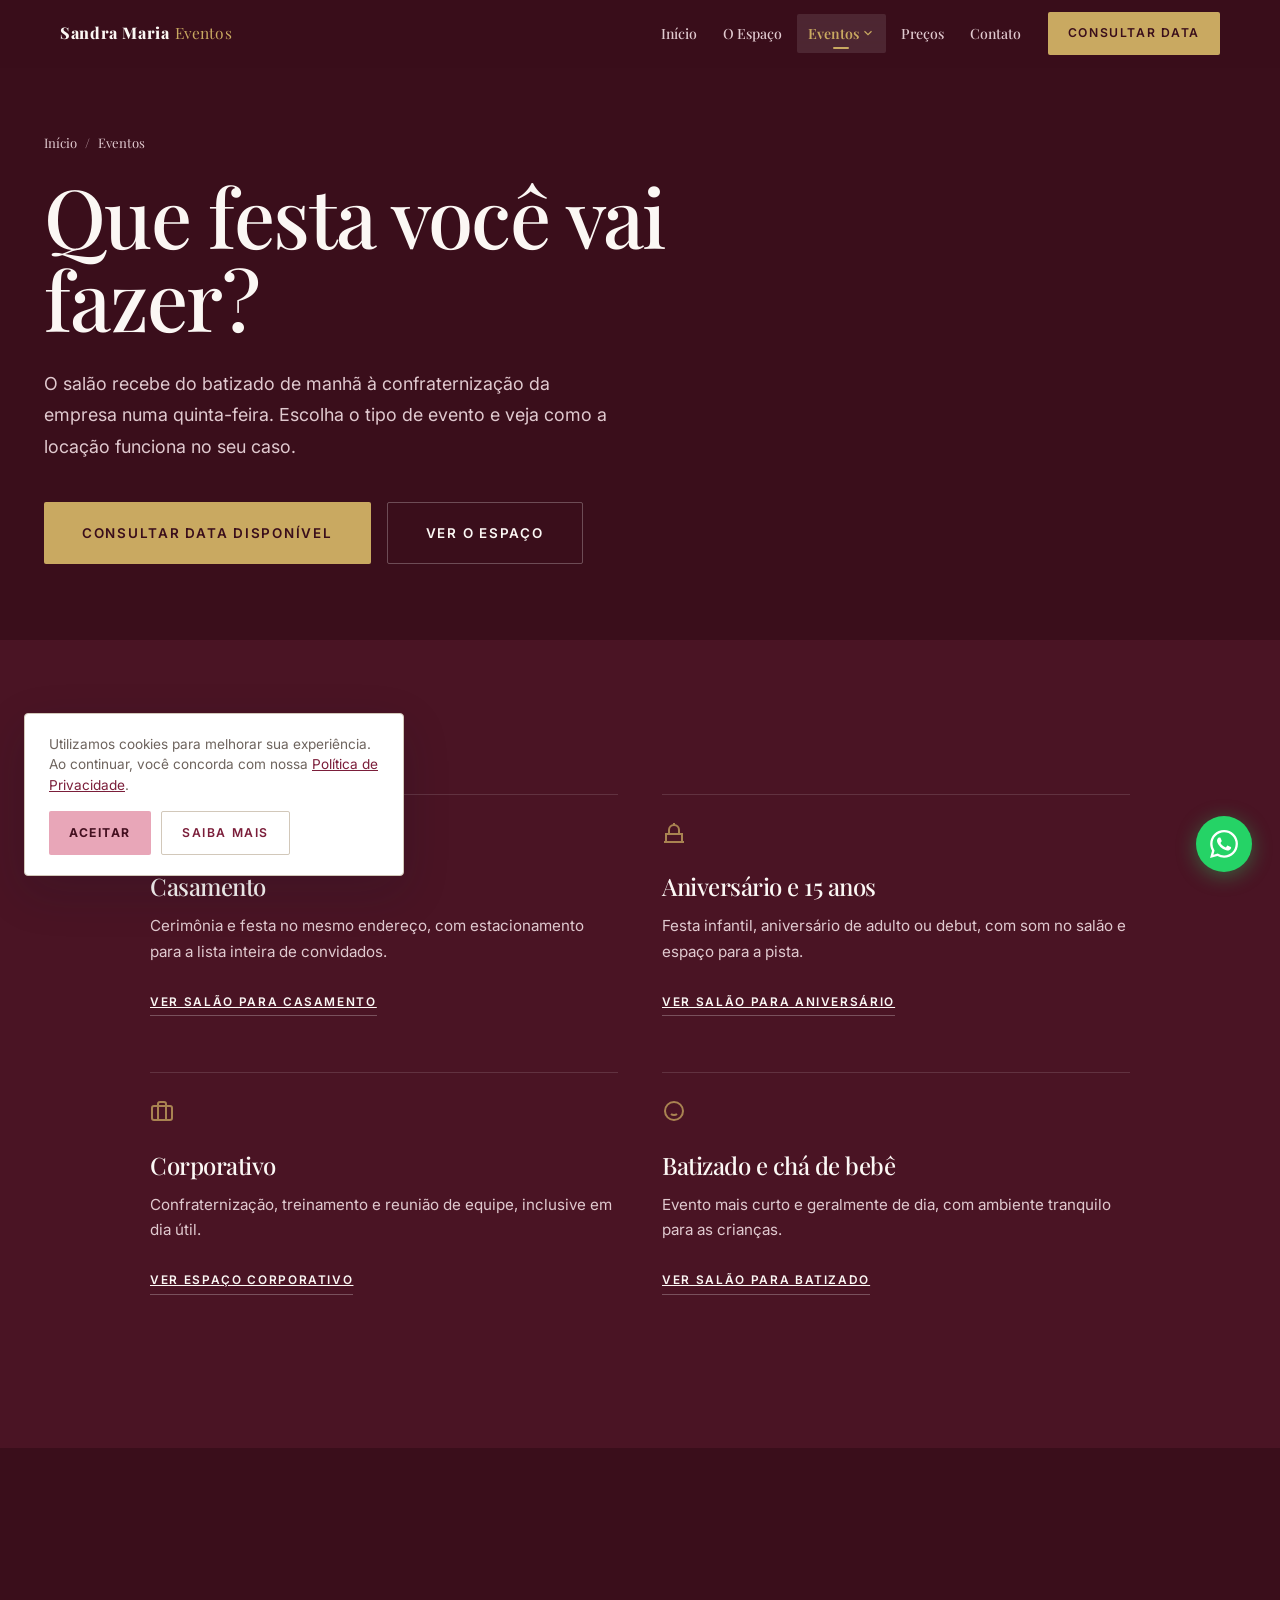
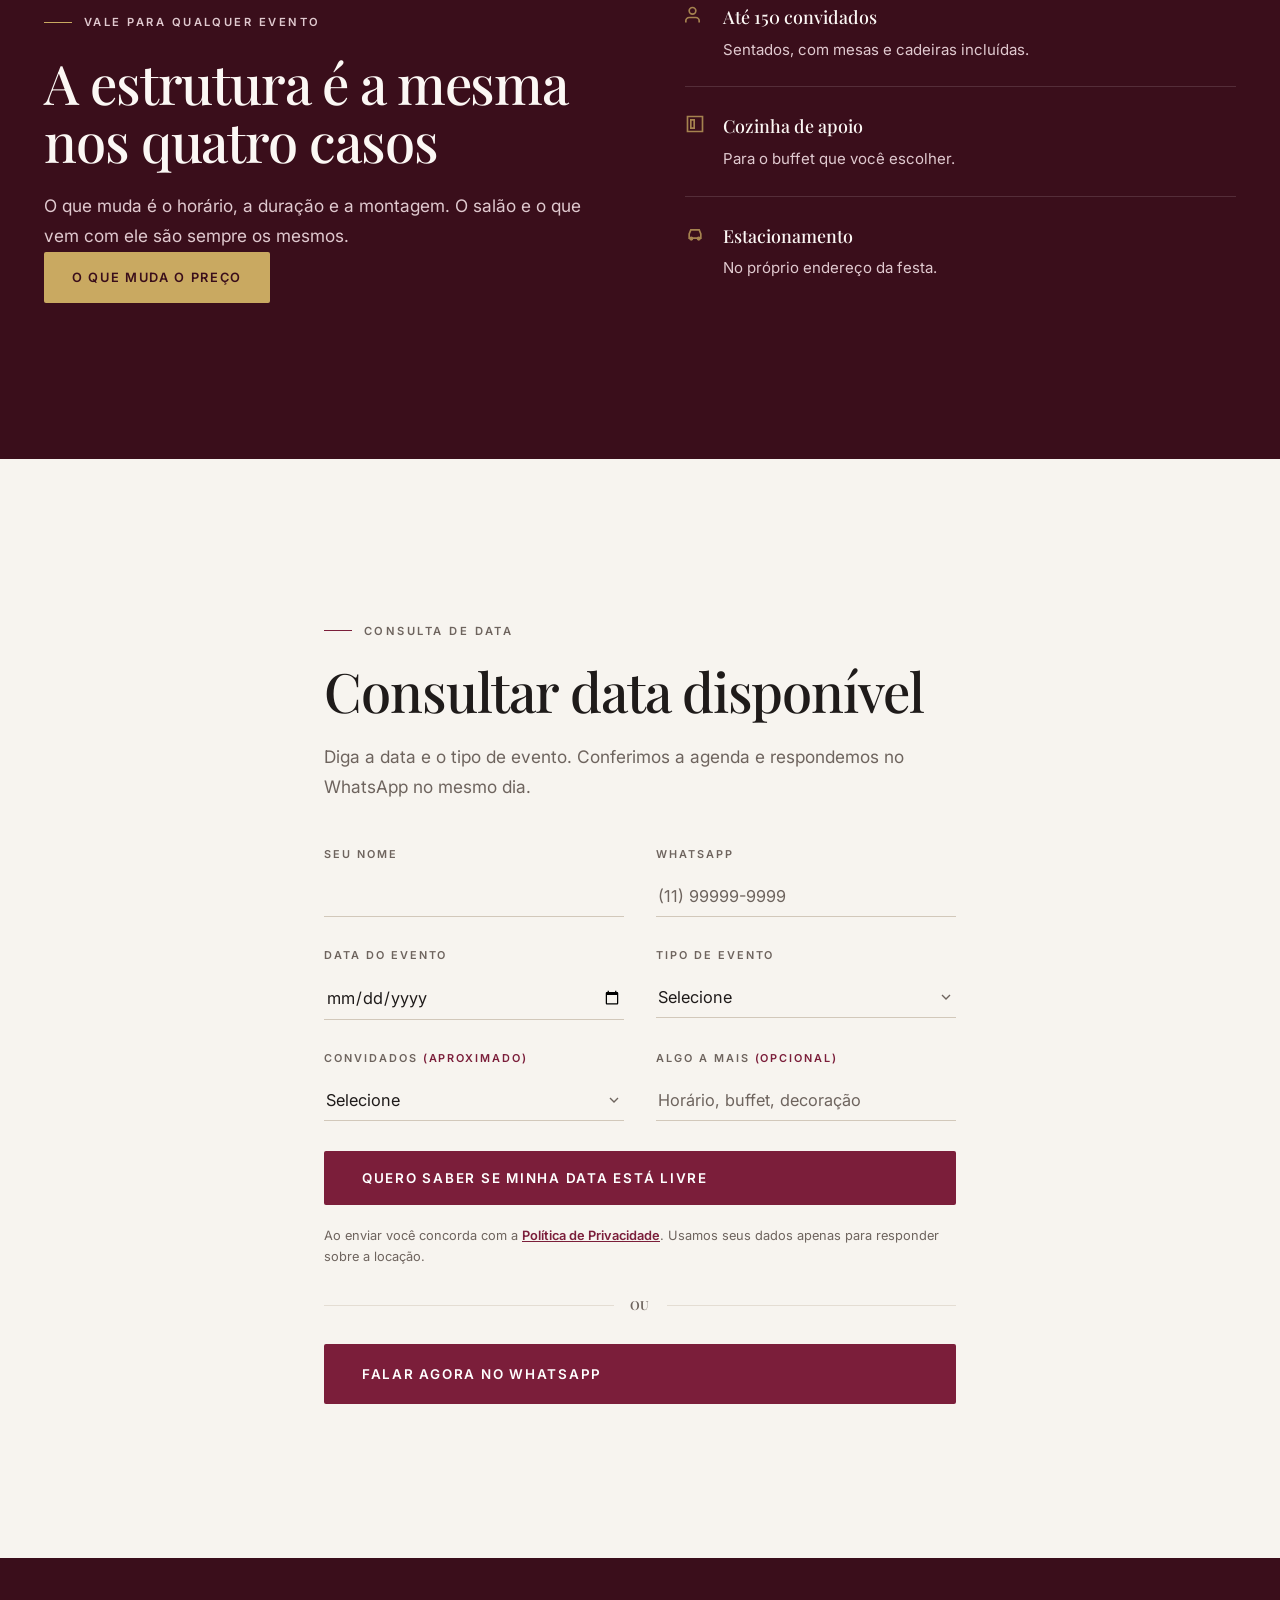
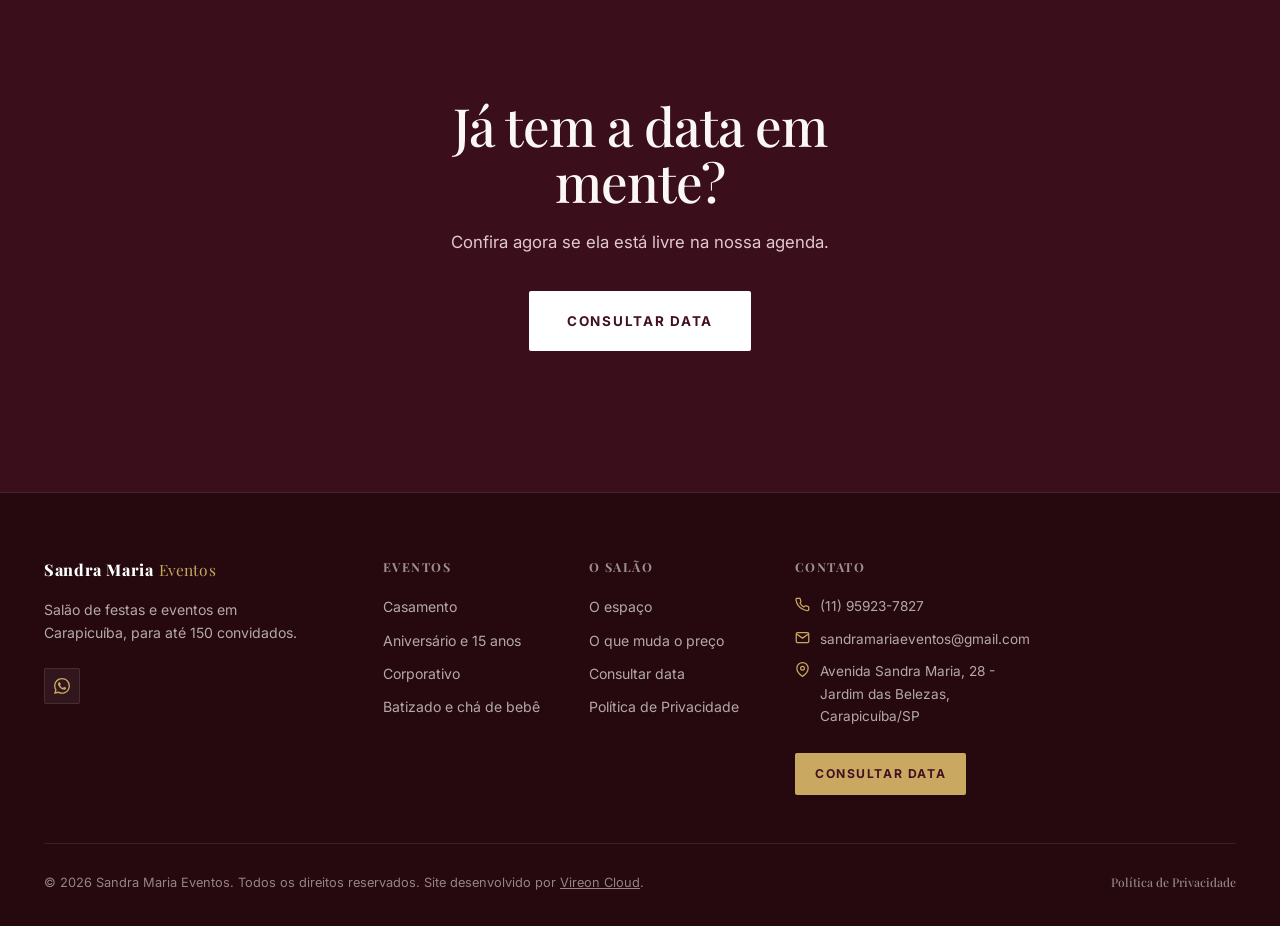
<file: eventos/index.html>
<!DOCTYPE html>
<html lang="pt-BR">
<head>
  <meta charset="UTF-8">
  <meta name="viewport" content="width=device-width, initial-scale=1.0">
  <meta name="description" content="Casamento, 15 anos, aniversário, corporativo, batizado e chá de bebê no salão Sandra Maria, em Carapicuíba. Até 150 convidados. Consulte sua data.">
  <meta name="theme-color" content="#7B1E3A">

  <link rel="icon" type="image/x-icon" href="/images/favicon.ico">
  <link rel="icon" type="image/svg+xml" href="/images/brand/favicon.svg">
  <link rel="icon" type="image/png" sizes="32x32" href="/images/favicon-32x32.png">
  <link rel="icon" type="image/png" sizes="16x16" href="/images/favicon-16x16.png">
  <link rel="icon" type="image/png" sizes="192x192" href="/images/favicon-192.png">
  <link rel="apple-touch-icon" sizes="180x180" href="/images/apple-touch-icon.png">
  <link rel="manifest" href="/site.webmanifest">

  <meta name="robots" content="index, follow">
  <title>Eventos no Salão Sandra Maria em Carapicuíba</title>
  <link rel="canonical" href="https://sandramariaeventos.com.br/eventos">

  <meta property="og:type" content="website">
  <meta property="og:title" content="Eventos no Salão Sandra Maria em Carapicuíba">
  <meta property="og:description" content="Casamento, 15 anos, aniversário, corporativo, batizado e chá de bebê para até 150 convidados em Carapicuíba.">
  <meta property="og:url" content="https://sandramariaeventos.com.br/eventos">
  <meta property="og:site_name" content="Sandra Maria Eventos">
  <meta property="og:image" content="https://sandramariaeventos.com.br/images/og-image.png">
  <meta name="twitter:card" content="summary_large_image">
  <meta name="twitter:title" content="Eventos no Salão Sandra Maria em Carapicuíba">
  <meta name="twitter:description" content="Casamento, 15 anos, aniversário, corporativo, batizado e chá de bebê para até 150 convidados em Carapicuíba.">
  <meta name="twitter:image" content="https://sandramariaeventos.com.br/images/og-image.png">

  <link rel="preconnect" href="https://fonts.googleapis.com">
  <link rel="preload" as="style" href="https://fonts.googleapis.com/css2?family=Playfair+Display:wght@600;700;800;900&family=Inter:wght@400;500;600;700&display=swap">
  <link rel="preconnect" href="https://fonts.gstatic.com" crossorigin>
  <link rel="stylesheet" href="https://fonts.googleapis.com/css2?family=Playfair+Display:wght@600;700;800;900&family=Inter:wght@400;500;600;700&display=swap" media="print" onload="this.media='all'">
  <noscript><link rel="stylesheet" href="https://fonts.googleapis.com/css2?family=Playfair+Display:wght@600;700;800;900&family=Inter:wght@400;500;600;700&display=swap"></noscript>
  <link rel="stylesheet" href="/css/styles.css">

  <script type="application/ld+json">
  {
    "@context": "https://schema.org",
    "@type": ["LocalBusiness", "EventVenue"],
    "name": "Salão de Festas e Eventos Sandra Maria",
    "url": "https://sandramariaeventos.com.br/eventos",
    "description": "Salão para casamento, aniversário, 15 anos, evento corporativo, batizado e chá de bebê em Carapicuíba/SP, para até 150 convidados.",
    "telephone": "+5511959237827",
    "email": "sandramariaeventos@gmail.com",
    "maximumAttendeeCapacity": 150,
    "areaServed": "Carapicuíba, Barueri, Osasco, Jandira e região",
    "address": {
      "@type": "PostalAddress",
      "streetAddress": "Avenida Sandra Maria, 28 - Jardim das Belezas",
      "addressLocality": "Carapicuíba",
      "addressRegion": "SP",
      "addressCountry": "BR"
    }
  }
  </script>
</head>
<body>

<main>

<section class="page-hero">
  <div class="container">
    <div class="page-hero__content">
      <nav class="page-hero__breadcrumb" aria-label="Trilha de navegação">
        <a href="/">Início</a> <span>/</span> Eventos
      </nav>
      <h1 class="hero__title">Que festa você vai fazer?</h1>
      <p class="hero__text">
        O salão recebe do batizado de manhã à confraternização da empresa numa quinta-feira.
        Escolha o tipo de evento e veja como a locação funciona no seu caso.
      </p>
      <div class="hero__actions">
        <a href="#leadForm" class="btn btn--primary btn--lg">Consultar data disponível</a>
        <a href="/espaco" class="btn btn--ghost btn--lg">Ver o espaço</a>
      </div>
    </div>
  </div>
</section>

<section class="section section--wine section--alt">
  <div class="container">
    <div class="solutions-grid solutions-grid--4 sr-stagger">
      <article class="card">
        <div class="card__icon" aria-hidden="true">
          <svg width="24" height="24" viewBox="0 0 24 24" fill="none" stroke="currentColor" stroke-width="2"><path d="M20.84 4.61a5.5 5.5 0 0 0-7.78 0L12 5.67l-1.06-1.06a5.5 5.5 0 0 0-7.78 7.78l1.06 1.06L12 21.23l7.78-7.78 1.06-1.06a5.5 5.5 0 0 0 0-7.78z"/></svg>
        </div>
        <h2 class="card__title">Casamento</h2>
        <p class="card__text">Cerimônia e festa no mesmo endereço, com estacionamento para a lista inteira de convidados.</p>
        <a href="/eventos/casamento" class="card__link">Ver salão para casamento</a>
      </article>

      <article class="card">
        <div class="card__icon" aria-hidden="true">
          <svg width="24" height="24" viewBox="0 0 24 24" fill="none" stroke="currentColor" stroke-width="2"><path d="M20 21v-8H4v8"/><path d="M2 21h20"/><path d="M7 13V9a5 5 0 0 1 10 0v4"/><path d="M12 4V2"/></svg>
        </div>
        <h2 class="card__title">Aniversário e 15 anos</h2>
        <p class="card__text">Festa infantil, aniversário de adulto ou debut, com som no salão e espaço para a pista.</p>
        <a href="/eventos/aniversario-15-anos" class="card__link">Ver salão para aniversário</a>
      </article>

      <article class="card">
        <div class="card__icon" aria-hidden="true">
          <svg width="24" height="24" viewBox="0 0 24 24" fill="none" stroke="currentColor" stroke-width="2"><rect x="2" y="7" width="20" height="14" rx="2"/><path d="M16 21V5a2 2 0 0 0-2-2h-4a2 2 0 0 0-2 2v16"/></svg>
        </div>
        <h2 class="card__title">Corporativo</h2>
        <p class="card__text">Confraternização, treinamento e reunião de equipe, inclusive em dia útil.</p>
        <a href="/eventos/corporativo" class="card__link">Ver espaço corporativo</a>
      </article>

      <article class="card">
        <div class="card__icon" aria-hidden="true">
          <svg width="24" height="24" viewBox="0 0 24 24" fill="none" stroke="currentColor" stroke-width="2"><circle cx="12" cy="12" r="9"/><path d="M9 10h.01M15 10h.01M9 15c.8.7 1.9 1 3 1s2.2-.3 3-1"/></svg>
        </div>
        <h2 class="card__title">Batizado e chá de bebê</h2>
        <p class="card__text">Evento mais curto e geralmente de dia, com ambiente tranquilo para as crianças.</p>
        <a href="/eventos/batizado-cha-de-bebe" class="card__link">Ver salão para batizado</a>
      </article>
    </div>
  </div>
</section>

<section class="section section--wine">
  <div class="container split">
    <div>
      <p class="section-label">VALE PARA QUALQUER EVENTO</p>
      <h2 class="section-title" style="text-align:left;">A estrutura é a mesma nos quatro casos</h2>
      <p class="section-text" style="text-align:left; margin-left:0;">
        O que muda é o horário, a duração e a montagem. O salão e o que vem com ele são sempre os mesmos.
      </p>
      <a href="/precos" class="btn btn--primary btn--md">O que muda o preço</a>
    </div>
    <div class="advantages-list">
      <div class="advantage-item">
        <div class="advantage-item__icon" aria-hidden="true">
          <svg width="20" height="20" viewBox="0 0 24 24" fill="none" stroke="currentColor" stroke-width="2"><path d="M17 21v-2a4 4 0 0 0-4-4H5a4 4 0 0 0-4 4v2"/><circle cx="9" cy="7" r="4"/></svg>
        </div>
        <div><strong>Até 150 convidados</strong><p>Sentados, com mesas e cadeiras incluídas.</p></div>
      </div>
      <div class="advantage-item">
        <div class="advantage-item__icon" aria-hidden="true">
          <svg width="20" height="20" viewBox="0 0 24 24" fill="none" stroke="currentColor" stroke-width="2"><path d="M3 3h18v18H3z"/><path d="M7 7h4v10H7z"/></svg>
        </div>
        <div><strong>Cozinha de apoio</strong><p>Para o buffet que você escolher.</p></div>
      </div>
      <div class="advantage-item">
        <div class="advantage-item__icon" aria-hidden="true">
          <svg width="20" height="20" viewBox="0 0 24 24" fill="none" stroke="currentColor" stroke-width="2"><path d="M5 17h14v-5l-2-5H7l-2 5z"/><circle cx="7.5" cy="17.5" r="1.5"/><circle cx="16.5" cy="17.5" r="1.5"/></svg>
        </div>
        <div><strong>Estacionamento</strong><p>No próprio endereço da festa.</p></div>
      </div>
    </div>
  </div>
</section>

<section class="section" id="contato">
  <div class="container" style="max-width:680px;">
    <p class="section-label">CONSULTA DE DATA</p>
    <h2 class="section-title">Consultar data disponível</h2>
    <p class="section-text">Diga a data e o tipo de evento. Conferimos a agenda e respondemos no WhatsApp no mesmo dia.</p>

    <!-- TODO: trocar action="" pelo endpoint do Formspree quando o domínio estiver ativo. -->
    <form id="leadForm" action="" method="POST">
      <input type="hidden" name="origem" value="/eventos">
      <div class="form-row">
        <div class="form-group">
          <label class="form-label" for="lf_nome">Seu nome</label>
          <input class="form-input" id="lf_nome" name="nome" type="text" required autocomplete="name">
        </div>
        <div class="form-group">
          <label class="form-label" for="lf_whats">WhatsApp</label>
          <input class="form-input" id="lf_whats" name="whatsapp" type="tel" required autocomplete="tel" placeholder="(11) 99999-9999">
        </div>
      </div>
      <div class="form-row">
        <div class="form-group">
          <label class="form-label" for="lf_data">Data do evento</label>
          <input class="form-input" id="lf_data" name="data" type="date" required>
        </div>
        <div class="form-group">
          <label class="form-label" for="lf_tipo">Tipo de evento</label>
          <select class="form-select" id="lf_tipo" name="tipo" required>
            <option value="">Selecione</option>
            <option>Casamento</option>
            <option>Aniversário</option>
            <option>15 anos</option>
            <option>Corporativo</option>
            <option>Batizado ou chá de bebê</option>
            <option>Outro</option>
          </select>
        </div>
      </div>
      <div class="form-row">
        <div class="form-group">
          <label class="form-label" for="lf_convidados">Convidados <span>(aproximado)</span></label>
          <select class="form-select" id="lf_convidados" name="convidados">
            <option value="">Selecione</option>
            <option>Até 50</option>
            <option>De 51 a 100</option>
            <option>De 101 a 150</option>
            <option>Ainda não sei</option>
          </select>
        </div>
        <div class="form-group">
          <label class="form-label" for="lf_msg">Algo a mais <span>(opcional)</span></label>
          <input class="form-input" id="lf_msg" name="mensagem" type="text" placeholder="Horário, buffet, decoração">
        </div>
      </div>
      <button type="submit" class="btn btn--primary btn--lg" style="width:100%;">Quero saber se minha data está livre</button>
      <p class="form-hint">
        Ao enviar você concorda com a <a href="/privacidade">Política de Privacidade</a>.
        Usamos seus dados apenas para responder sobre a locação.
      </p>
    </form>

    <div id="leadSuccess" style="display:none;">
      <p class="section-text">Recebido. Vamos conferir a agenda e chamar você no WhatsApp hoje mesmo. Se preferir adiantar, chame agora: (11) 95923-7827.</p>
    </div>

    <div class="or-divider"><span>ou</span></div>
    <a href="https://wa.me/5511959237827?text=Ol%C3%A1!%20Vim%20pelo%20site%20e%20quero%20consultar%20uma%20data%20no%20Sal%C3%A3o%20Sandra%20Maria." target="_blank" rel="noopener" class="btn btn--primary btn--lg" style="width:100%;">Falar agora no WhatsApp</a>
  </div>
</section>

<section class="cta-banner">
  <div class="container">
    <div class="cta-banner__inner">
      <div class="cta-banner__text">
        <h2 class="cta-banner__title">Já tem a data em mente?</h2>
        <p>Confira agora se ela está livre na nossa agenda.</p>
      </div>
      <a href="#leadForm" class="btn btn--white btn--lg">Consultar data</a>
    </div>
  </div>
</section>

</main>

<script src="/js/components.js"></script>
<script>
  initShared('/eventos');
  initContactForm('leadForm', 'leadSuccess');
</script>
</body>
</html>
</file>
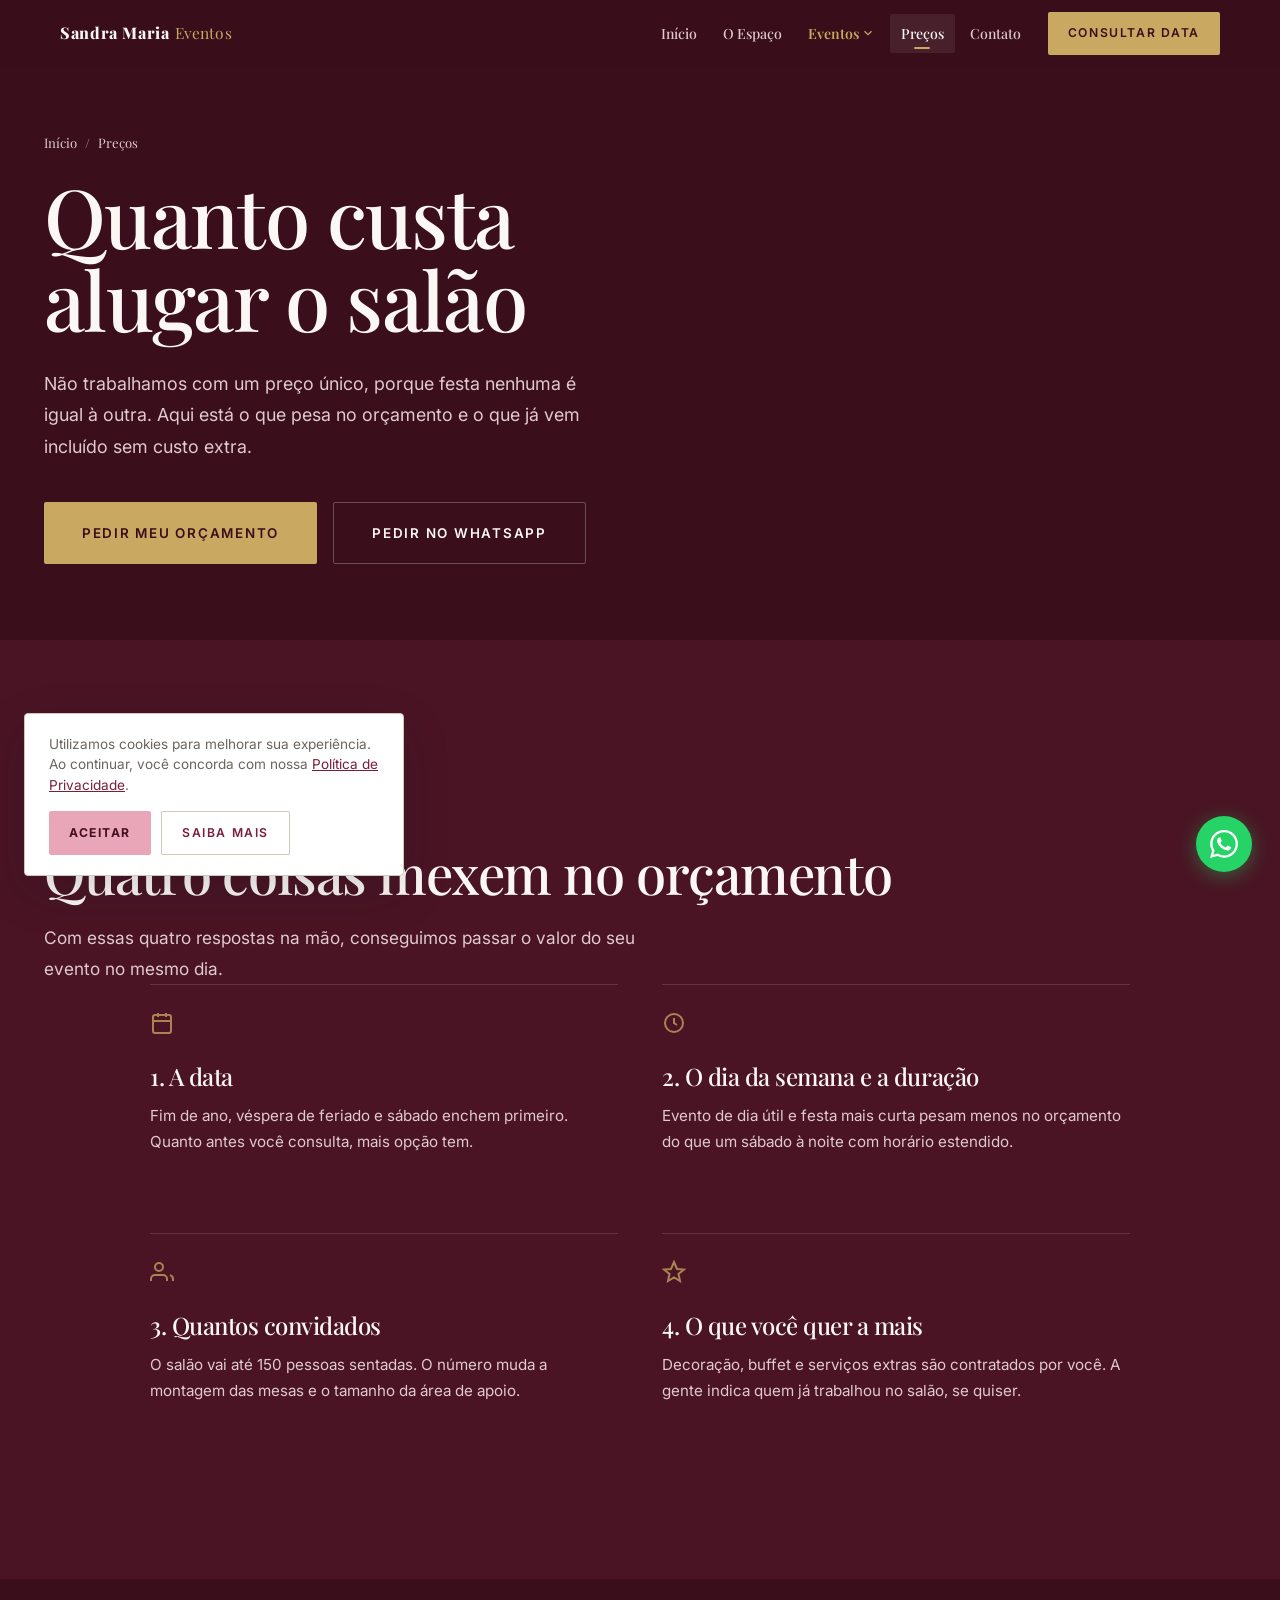
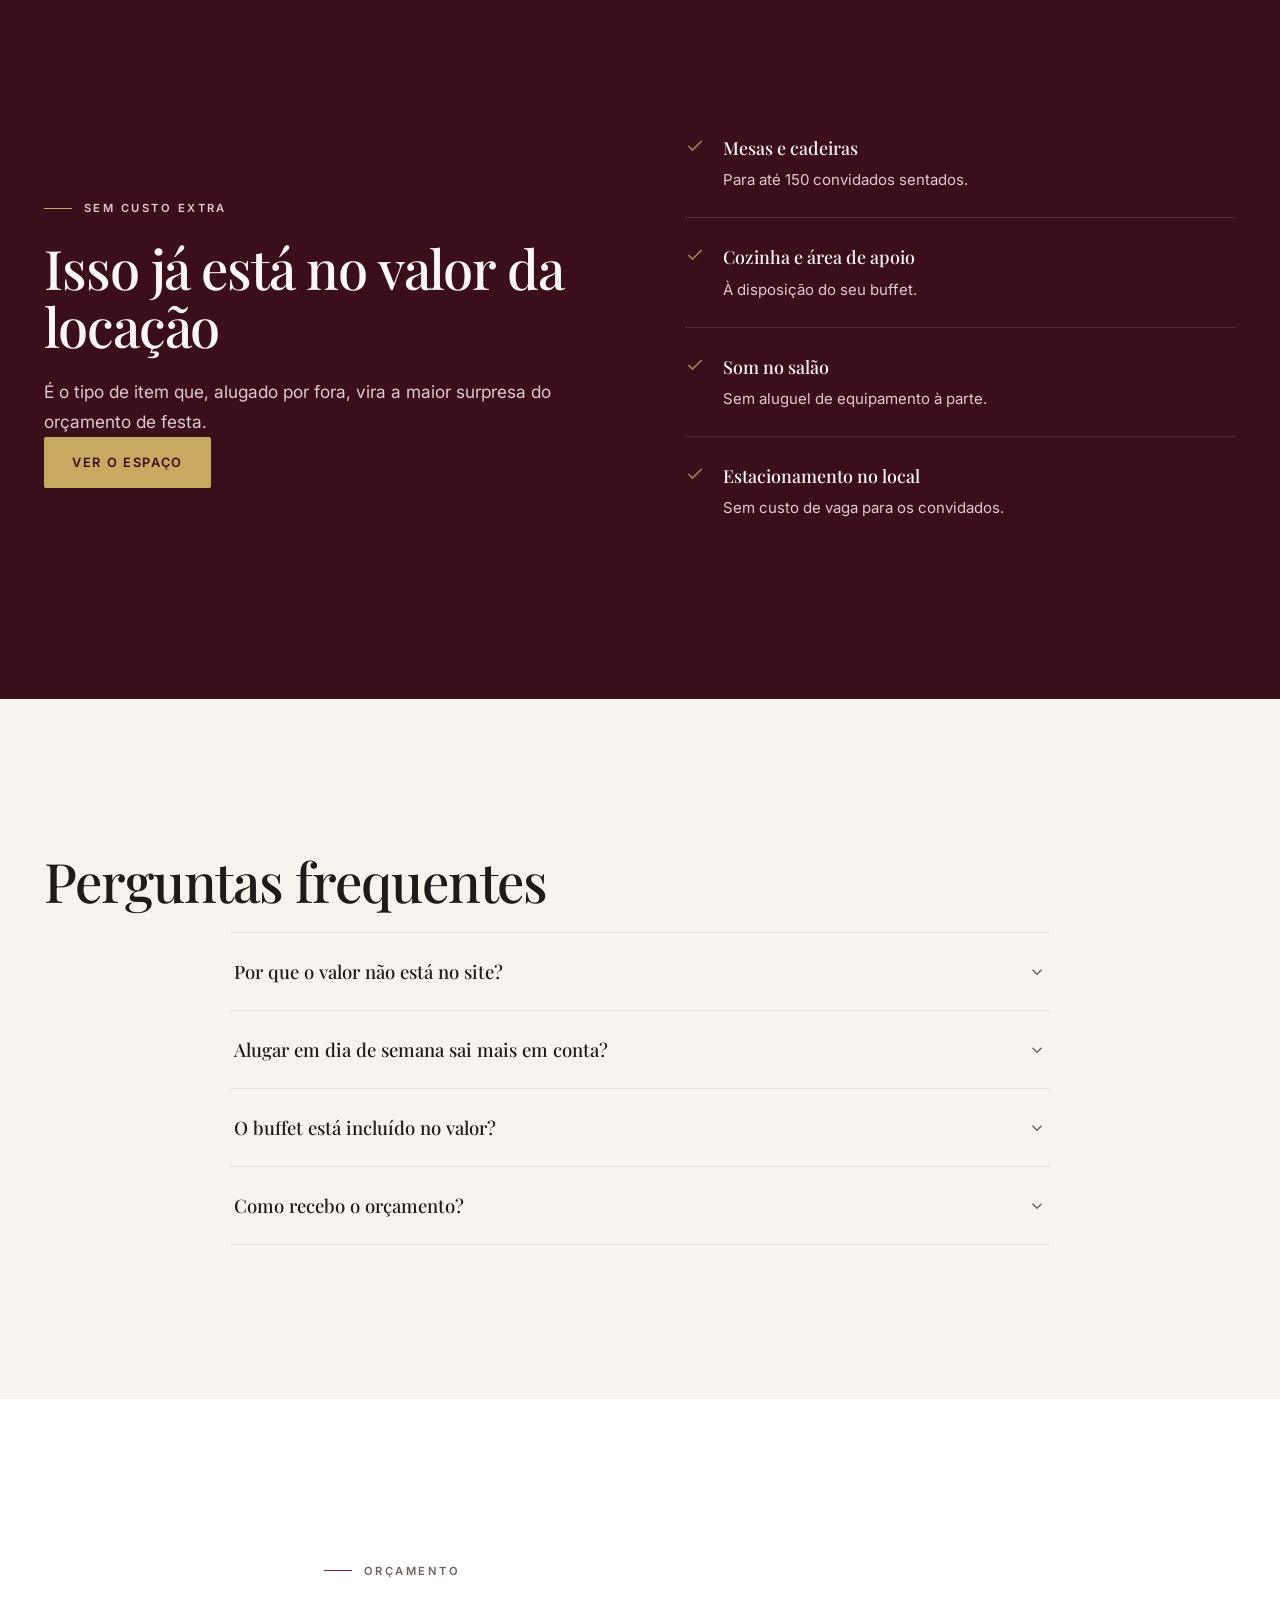
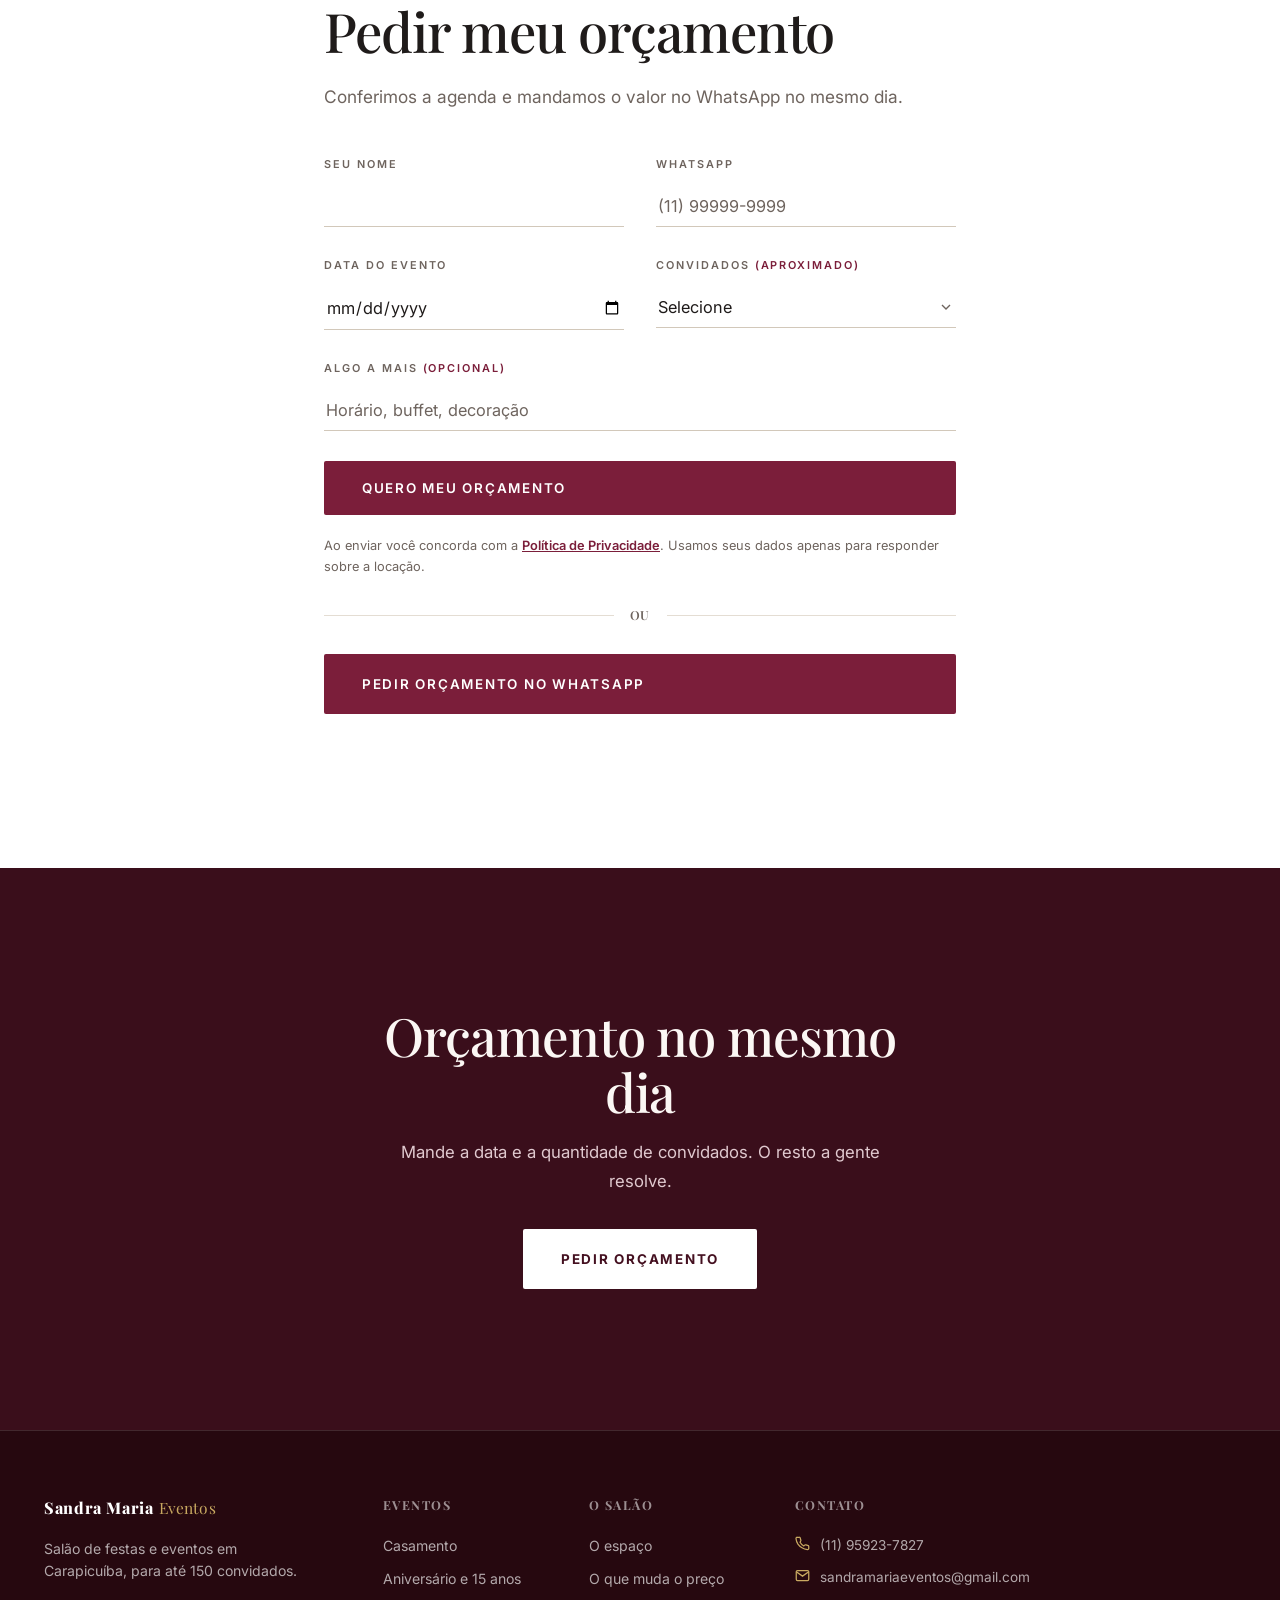
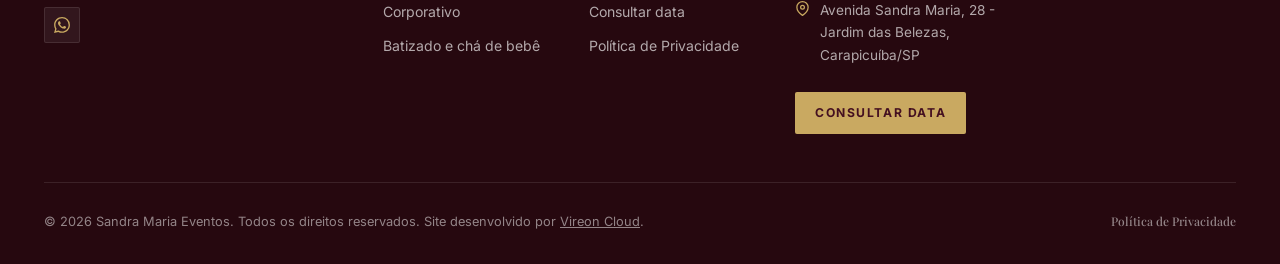
<file: precos/index.html>
<!DOCTYPE html>
<html lang="pt-BR">
<head>
  <meta charset="UTF-8">
  <meta name="viewport" content="width=device-width, initial-scale=1.0">
  <meta name="description" content="Entenda o que muda no valor da locação do salão em Carapicuíba: data, dia da semana, duração e número de convidados. Peça seu orçamento sem compromisso.">
  <meta name="theme-color" content="#7B1E3A">

  <link rel="icon" type="image/x-icon" href="/images/favicon.ico">
  <link rel="icon" type="image/svg+xml" href="/images/brand/favicon.svg">
  <link rel="icon" type="image/png" sizes="32x32" href="/images/favicon-32x32.png">
  <link rel="icon" type="image/png" sizes="16x16" href="/images/favicon-16x16.png">
  <link rel="icon" type="image/png" sizes="192x192" href="/images/favicon-192.png">
  <link rel="apple-touch-icon" sizes="180x180" href="/images/apple-touch-icon.png">
  <link rel="manifest" href="/site.webmanifest">

  <meta name="robots" content="index, follow">
  <title>Quanto Custa Alugar o Salão | Sandra Maria Eventos</title>
  <link rel="canonical" href="https://sandramariaeventos.com.br/precos">

  <meta property="og:type" content="website">
  <meta property="og:title" content="Quanto Custa Alugar o Salão | Sandra Maria Eventos">
  <meta property="og:description" content="O que muda no valor da locação: data, dia da semana, duração e número de convidados. Peça seu orçamento.">
  <meta property="og:url" content="https://sandramariaeventos.com.br/precos">
  <meta property="og:site_name" content="Sandra Maria Eventos">
  <meta property="og:image" content="https://sandramariaeventos.com.br/images/og-image.png">
  <meta name="twitter:card" content="summary_large_image">
  <meta name="twitter:title" content="Quanto Custa Alugar o Salão | Sandra Maria Eventos">
  <meta name="twitter:description" content="O que muda no valor da locação: data, dia da semana, duração e número de convidados. Peça seu orçamento.">
  <meta name="twitter:image" content="https://sandramariaeventos.com.br/images/og-image.png">

  <link rel="preconnect" href="https://fonts.googleapis.com">
  <link rel="preload" as="style" href="https://fonts.googleapis.com/css2?family=Playfair+Display:wght@600;700;800;900&family=Inter:wght@400;500;600;700&display=swap">
  <link rel="preconnect" href="https://fonts.gstatic.com" crossorigin>
  <link rel="stylesheet" href="https://fonts.googleapis.com/css2?family=Playfair+Display:wght@600;700;800;900&family=Inter:wght@400;500;600;700&display=swap" media="print" onload="this.media='all'">
  <noscript><link rel="stylesheet" href="https://fonts.googleapis.com/css2?family=Playfair+Display:wght@600;700;800;900&family=Inter:wght@400;500;600;700&display=swap"></noscript>
  <link rel="stylesheet" href="/css/styles.css">

  <script type="application/ld+json">
  {
    "@context": "https://schema.org",
    "@type": ["LocalBusiness", "EventVenue"],
    "name": "Salão de Festas e Eventos Sandra Maria",
    "url": "https://sandramariaeventos.com.br/precos",
    "description": "Locação de salão de festas em Carapicuíba/SP para até 150 convidados. Orçamento conforme data, dia da semana, duração e número de convidados.",
    "telephone": "+5511959237827",
    "email": "sandramariaeventos@gmail.com",
    "areaServed": "Carapicuíba, Barueri, Osasco, Jandira e região",
    "address": {
      "@type": "PostalAddress",
      "streetAddress": "Avenida Sandra Maria, 28 - Jardim das Belezas",
      "addressLocality": "Carapicuíba",
      "addressRegion": "SP",
      "addressCountry": "BR"
    }
  }
  </script>
  <script type="application/ld+json">
  {
    "@context": "https://schema.org",
    "@type": "FAQPage",
    "mainEntity": [
      {
        "@type": "Question",
        "name": "Por que o valor não está no site?",
        "acceptedAnswer": { "@type": "Answer", "text": "Porque duas festas na mesma semana podem custar diferente: muda a data, a duração e o número de convidados. Preferimos passar o valor certo do seu caso a publicar um número que não vale para você." }
      },
      {
        "@type": "Question",
        "name": "Alugar em dia de semana sai mais em conta?",
        "acceptedAnswer": { "@type": "Answer", "text": "Dia útil costuma ter mais data livre e mais margem de negociação do que sábado. Se a sua festa aceita uma sexta ou uma quinta, vale perguntar." }
      },
      {
        "@type": "Question",
        "name": "O buffet está incluído no valor?",
        "acceptedAnswer": { "@type": "Answer", "text": "Não. A locação é do espaço com mesas, cadeiras, cozinha de apoio, som e estacionamento. A comida fica com o buffet que você contratar." }
      },
      {
        "@type": "Question",
        "name": "Como recebo o orçamento?",
        "acceptedAnswer": { "@type": "Answer", "text": "Envie a data, o tipo de evento e quantas pessoas você espera. Conferimos a agenda e mandamos o valor pelo WhatsApp no mesmo dia." }
      }
    ]
  }
  </script>
</head>
<body>

<main>

<section class="page-hero">
  <div class="container">
    <div class="page-hero__content">
      <nav class="page-hero__breadcrumb" aria-label="Trilha de navegação">
        <a href="/">Início</a> <span>/</span> Preços
      </nav>
      <h1 class="hero__title">Quanto custa alugar o salão</h1>
      <p class="hero__text">
        Não trabalhamos com um preço único, porque festa nenhuma é igual à outra.
        Aqui está o que pesa no orçamento e o que já vem incluído sem custo extra.
      </p>
      <div class="hero__actions">
        <a href="#leadForm" class="btn btn--primary btn--lg">Pedir meu orçamento</a>
        <a href="https://wa.me/5511959237827?text=Ol%C3%A1!%20Quero%20um%20or%C3%A7amento%20para%20alugar%20o%20sal%C3%A3o." target="_blank" rel="noopener" class="btn btn--ghost btn--lg">Pedir no WhatsApp</a>
      </div>
    </div>
  </div>
</section>

<section class="section section--wine section--alt">
  <div class="container">
    <p class="section-label">O QUE MUDA O VALOR</p>
    <h2 class="section-title">Quatro coisas mexem no orçamento</h2>
    <p class="section-text">Com essas quatro respostas na mão, conseguimos passar o valor do seu evento no mesmo dia.</p>

    <div class="solutions-grid solutions-grid--4 sr-stagger">
      <article class="card">
        <div class="card__icon" aria-hidden="true">
          <svg width="24" height="24" viewBox="0 0 24 24" fill="none" stroke="currentColor" stroke-width="2"><rect x="3" y="4" width="18" height="18" rx="2"/><path d="M16 2v4M8 2v4M3 10h18"/></svg>
        </div>
        <h3 class="card__title">1. A data</h3>
        <p class="card__text">Fim de ano, véspera de feriado e sábado enchem primeiro. Quanto antes você consulta, mais opção tem.</p>
      </article>

      <article class="card">
        <div class="card__icon" aria-hidden="true">
          <svg width="24" height="24" viewBox="0 0 24 24" fill="none" stroke="currentColor" stroke-width="2"><circle cx="12" cy="12" r="9"/><path d="M12 7v5l3 2"/></svg>
        </div>
        <h3 class="card__title">2. O dia da semana e a duração</h3>
        <p class="card__text">Evento de dia útil e festa mais curta pesam menos no orçamento do que um sábado à noite com horário estendido.</p>
      </article>

      <article class="card">
        <div class="card__icon" aria-hidden="true">
          <svg width="24" height="24" viewBox="0 0 24 24" fill="none" stroke="currentColor" stroke-width="2"><path d="M17 21v-2a4 4 0 0 0-4-4H5a4 4 0 0 0-4 4v2"/><circle cx="9" cy="7" r="4"/><path d="M23 21v-2a4 4 0 0 0-3-3.87"/></svg>
        </div>
        <h3 class="card__title">3. Quantos convidados</h3>
        <p class="card__text">O salão vai até 150 pessoas sentadas. O número muda a montagem das mesas e o tamanho da área de apoio.</p>
      </article>

      <article class="card">
        <div class="card__icon" aria-hidden="true">
          <svg width="24" height="24" viewBox="0 0 24 24" fill="none" stroke="currentColor" stroke-width="2"><path d="M12 2 15 9l7 .5-5.5 4.5L18 21l-6-3.5L6 21l1.5-7L2 9.5 9 9z"/></svg>
        </div>
        <h3 class="card__title">4. O que você quer a mais</h3>
        <p class="card__text">Decoração, buffet e serviços extras são contratados por você. A gente indica quem já trabalhou no salão, se quiser.</p>
      </article>
    </div>
  </div>
</section>

<section class="section section--wine">
  <div class="container split">
    <div>
      <p class="section-label">SEM CUSTO EXTRA</p>
      <h2 class="section-title" style="text-align:left;">Isso já está no valor da locação</h2>
      <p class="section-text" style="text-align:left; margin-left:0;">
        É o tipo de item que, alugado por fora, vira a maior surpresa do orçamento de festa.
      </p>
      <a href="/espaco" class="btn btn--primary btn--md">Ver o espaço</a>
    </div>
    <div class="advantages-list">
      <div class="advantage-item">
        <div class="advantage-item__icon" aria-hidden="true">
          <svg width="20" height="20" viewBox="0 0 24 24" fill="none" stroke="currentColor" stroke-width="2"><path d="M20 6 9 17l-5-5"/></svg>
        </div>
        <div><strong>Mesas e cadeiras</strong><p>Para até 150 convidados sentados.</p></div>
      </div>
      <div class="advantage-item">
        <div class="advantage-item__icon" aria-hidden="true">
          <svg width="20" height="20" viewBox="0 0 24 24" fill="none" stroke="currentColor" stroke-width="2"><path d="M20 6 9 17l-5-5"/></svg>
        </div>
        <div><strong>Cozinha e área de apoio</strong><p>À disposição do seu buffet.</p></div>
      </div>
      <div class="advantage-item">
        <div class="advantage-item__icon" aria-hidden="true">
          <svg width="20" height="20" viewBox="0 0 24 24" fill="none" stroke="currentColor" stroke-width="2"><path d="M20 6 9 17l-5-5"/></svg>
        </div>
        <div><strong>Som no salão</strong><p>Sem aluguel de equipamento à parte.</p></div>
      </div>
      <div class="advantage-item">
        <div class="advantage-item__icon" aria-hidden="true">
          <svg width="20" height="20" viewBox="0 0 24 24" fill="none" stroke="currentColor" stroke-width="2"><path d="M20 6 9 17l-5-5"/></svg>
        </div>
        <div><strong>Estacionamento no local</strong><p>Sem custo de vaga para os convidados.</p></div>
      </div>
    </div>
  </div>
</section>

<section class="section">
  <div class="container">
    <h2 class="section-title">Perguntas frequentes</h2>
    <div class="faq-list">
      <div class="faq-item">
        <button class="faq-question" aria-expanded="false">
          Por que o valor não está no site?
          <svg width="18" height="18" viewBox="0 0 24 24" fill="none" stroke="currentColor" stroke-width="2"><polyline points="6 9 12 15 18 9"/></svg>
        </button>
        <div class="faq-answer"><div class="faq-answer__inner"><p>Porque duas festas na mesma semana podem custar diferente: muda a data, a duração e o número de convidados. Preferimos passar o valor certo do seu caso a publicar um número que não vale para você.</p></div></div>
      </div>
      <div class="faq-item">
        <button class="faq-question" aria-expanded="false">
          Alugar em dia de semana sai mais em conta?
          <svg width="18" height="18" viewBox="0 0 24 24" fill="none" stroke="currentColor" stroke-width="2"><polyline points="6 9 12 15 18 9"/></svg>
        </button>
        <div class="faq-answer"><div class="faq-answer__inner"><p>Dia útil costuma ter mais data livre e mais margem de negociação do que sábado. Se a sua festa aceita uma sexta ou uma quinta, vale perguntar.</p></div></div>
      </div>
      <div class="faq-item">
        <button class="faq-question" aria-expanded="false">
          O buffet está incluído no valor?
          <svg width="18" height="18" viewBox="0 0 24 24" fill="none" stroke="currentColor" stroke-width="2"><polyline points="6 9 12 15 18 9"/></svg>
        </button>
        <div class="faq-answer"><div class="faq-answer__inner"><p>Não. A locação é do espaço com mesas, cadeiras, cozinha de apoio, som e estacionamento. A comida fica com o buffet que você contratar.</p></div></div>
      </div>
      <div class="faq-item">
        <button class="faq-question" aria-expanded="false">
          Como recebo o orçamento?
          <svg width="18" height="18" viewBox="0 0 24 24" fill="none" stroke="currentColor" stroke-width="2"><polyline points="6 9 12 15 18 9"/></svg>
        </button>
        <div class="faq-answer"><div class="faq-answer__inner"><p>Envie a data, o tipo de evento e quantas pessoas você espera. Conferimos a agenda e mandamos o valor pelo WhatsApp no mesmo dia.</p></div></div>
      </div>
    </div>
  </div>
</section>

<section class="section section--alt" id="contato">
  <div class="container" style="max-width:680px;">
    <p class="section-label">ORÇAMENTO</p>
    <h2 class="section-title">Pedir meu orçamento</h2>
    <p class="section-text">Conferimos a agenda e mandamos o valor no WhatsApp no mesmo dia.</p>

    <!-- TODO: trocar action="" pelo endpoint do Formspree quando o domínio estiver ativo. -->
    <form id="leadForm" action="" method="POST">
      <input type="hidden" name="origem" value="/precos">
      <div class="form-row">
        <div class="form-group">
          <label class="form-label" for="lf_nome">Seu nome</label>
          <input class="form-input" id="lf_nome" name="nome" type="text" required autocomplete="name">
        </div>
        <div class="form-group">
          <label class="form-label" for="lf_whats">WhatsApp</label>
          <input class="form-input" id="lf_whats" name="whatsapp" type="tel" required autocomplete="tel" placeholder="(11) 99999-9999">
        </div>
      </div>
      <div class="form-row">
        <div class="form-group">
          <label class="form-label" for="lf_data">Data do evento</label>
          <input class="form-input" id="lf_data" name="data" type="date" required>
        </div>
        <div class="form-group">
          <label class="form-label" for="lf_convidados">Convidados <span>(aproximado)</span></label>
          <select class="form-select" id="lf_convidados" name="convidados">
            <option value="">Selecione</option>
            <option>Até 50</option>
            <option>De 51 a 100</option>
            <option>De 101 a 150</option>
            <option>Ainda não sei</option>
          </select>
        </div>
      </div>
      <div class="form-group">
        <label class="form-label" for="lf_msg">Algo a mais <span>(opcional)</span></label>
        <input class="form-input" id="lf_msg" name="mensagem" type="text" placeholder="Horário, buffet, decoração">
      </div>
      <button type="submit" class="btn btn--primary btn--lg" style="width:100%;">Quero meu orçamento</button>
      <p class="form-hint">
        Ao enviar você concorda com a <a href="/privacidade">Política de Privacidade</a>.
        Usamos seus dados apenas para responder sobre a locação.
      </p>
    </form>

    <div id="leadSuccess" style="display:none;">
      <p class="section-text">Recebido. Vamos conferir a agenda e mandar o valor no seu WhatsApp hoje mesmo. Se preferir adiantar, chame agora: (11) 95923-7827.</p>
    </div>

    <div class="or-divider"><span>ou</span></div>
    <a href="https://wa.me/5511959237827?text=Ol%C3%A1!%20Quero%20um%20or%C3%A7amento%20para%20alugar%20o%20sal%C3%A3o." target="_blank" rel="noopener" class="btn btn--primary btn--lg" style="width:100%;">Pedir orçamento no WhatsApp</a>
  </div>
</section>

<section class="cta-banner">
  <div class="container">
    <div class="cta-banner__inner">
      <div class="cta-banner__text">
        <h2 class="cta-banner__title">Orçamento no mesmo dia</h2>
        <p>Mande a data e a quantidade de convidados. O resto a gente resolve.</p>
      </div>
      <a href="#leadForm" class="btn btn--white btn--lg">Pedir orçamento</a>
    </div>
  </div>
</section>

</main>

<script src="/js/components.js"></script>
<script>
  initShared('/precos');
  initFAQ();
  initContactForm('leadForm', 'leadSuccess');
</script>
</body>
</html>
</file>
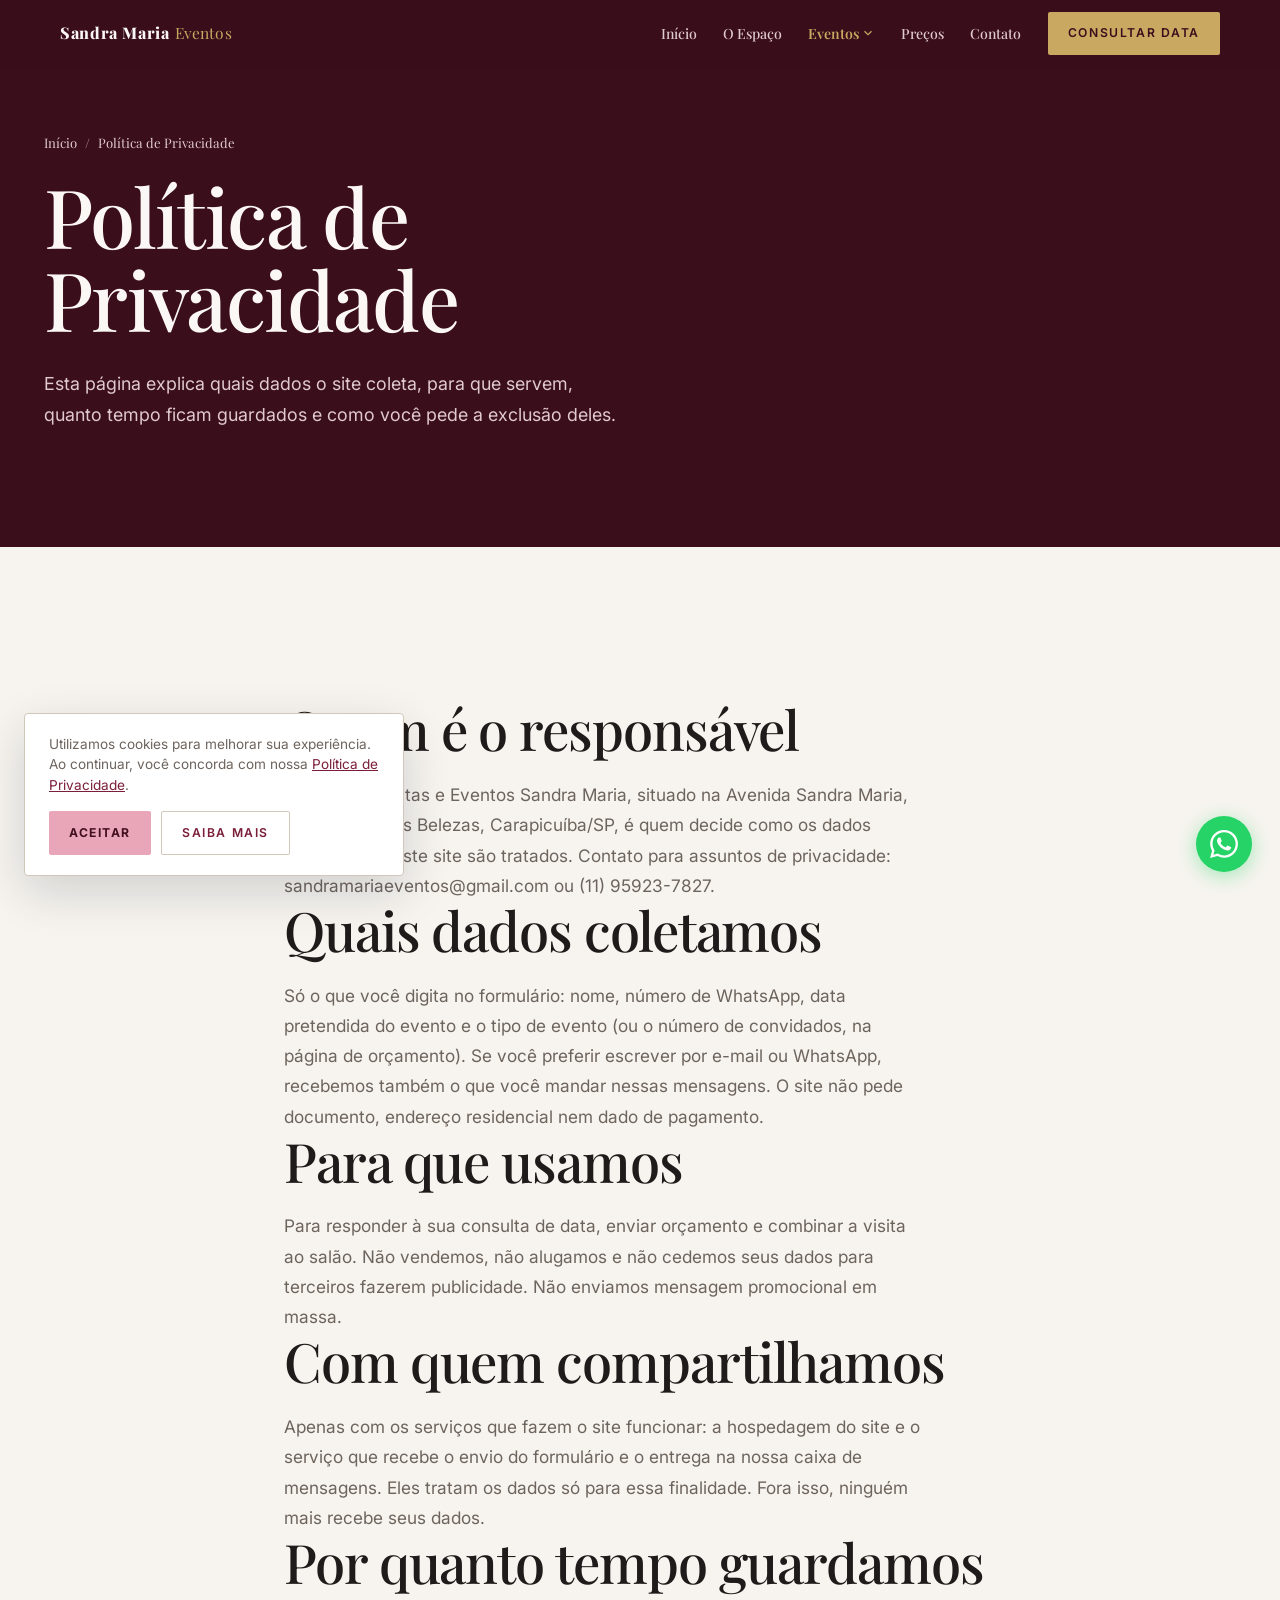
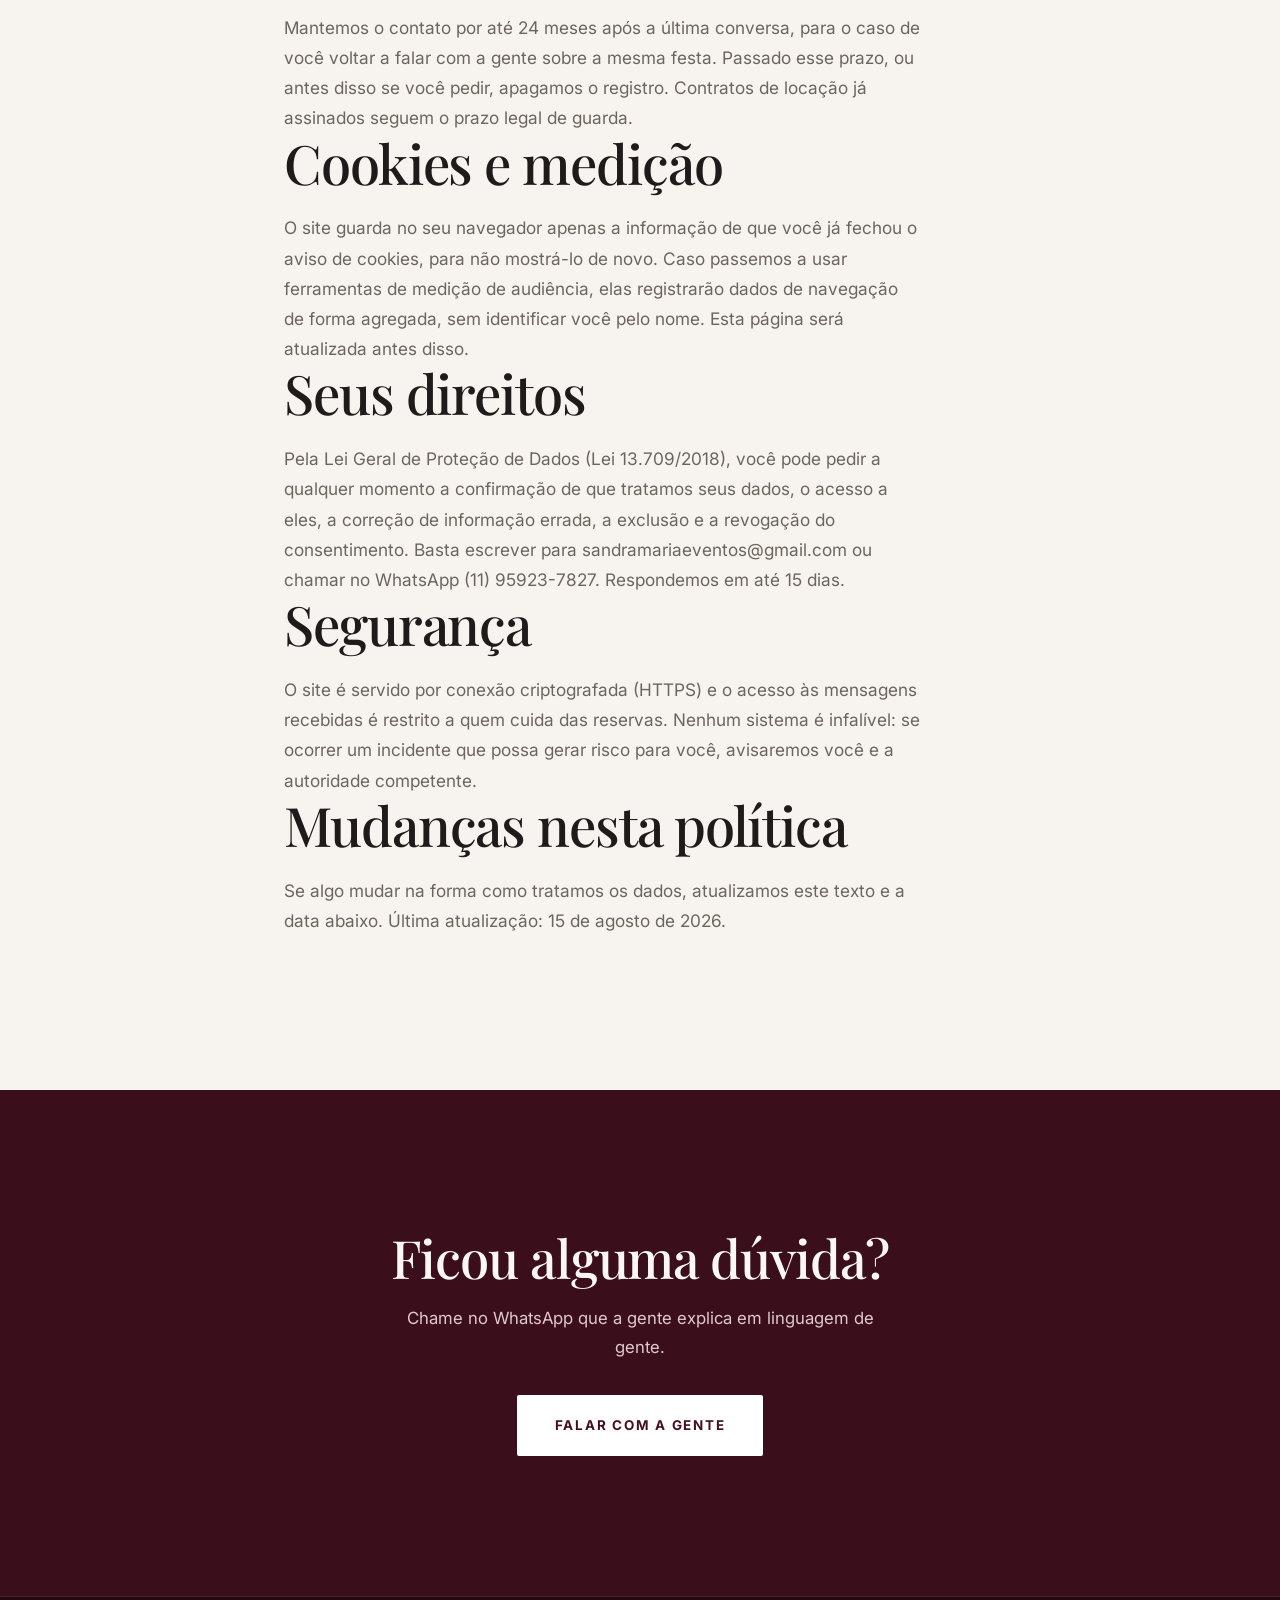
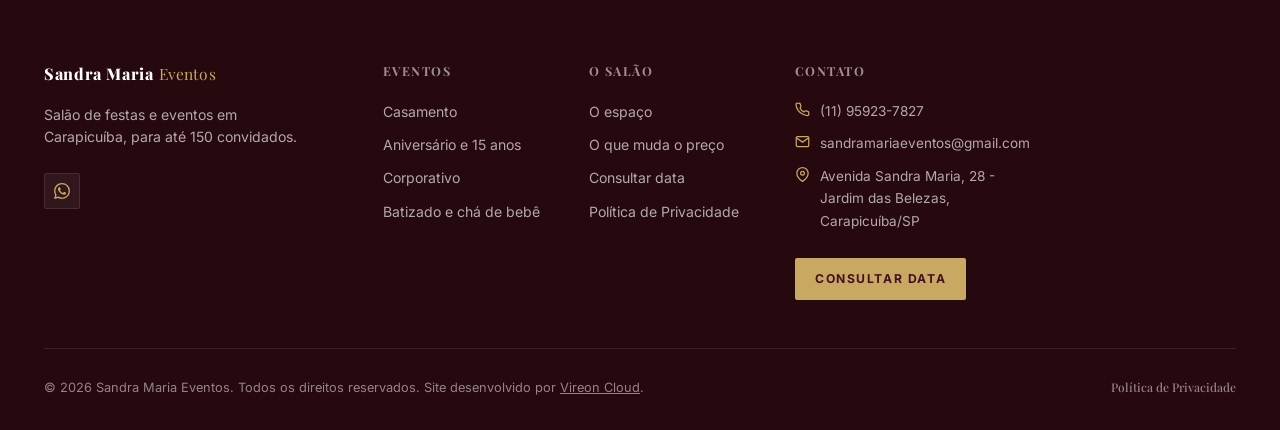
<file: privacidade/index.html>
<!DOCTYPE html>
<html lang="pt-BR">
<head>
  <meta charset="UTF-8">
  <meta name="viewport" content="width=device-width, initial-scale=1.0">
  <meta name="description" content="Como o Salão Sandra Maria coleta, usa, guarda e exclui os dados enviados pelo site, e como você exerce seus direitos previstos na LGPD.">
  <meta name="theme-color" content="#7B1E3A">

  <link rel="icon" type="image/x-icon" href="/images/favicon.ico">
  <link rel="icon" type="image/svg+xml" href="/images/brand/favicon.svg">
  <link rel="icon" type="image/png" sizes="32x32" href="/images/favicon-32x32.png">
  <link rel="icon" type="image/png" sizes="16x16" href="/images/favicon-16x16.png">
  <link rel="icon" type="image/png" sizes="192x192" href="/images/favicon-192.png">
  <link rel="apple-touch-icon" sizes="180x180" href="/images/apple-touch-icon.png">
  <link rel="manifest" href="/site.webmanifest">

  <meta name="robots" content="index, follow">
  <title>Política de Privacidade | Sandra Maria Eventos</title>
  <link rel="canonical" href="https://sandramariaeventos.com.br/privacidade">

  <meta property="og:type" content="website">
  <meta property="og:title" content="Política de Privacidade | Sandra Maria Eventos">
  <meta property="og:description" content="Como coletamos, usamos, guardamos e excluímos os dados enviados pelo site.">
  <meta property="og:url" content="https://sandramariaeventos.com.br/privacidade">
  <meta property="og:site_name" content="Sandra Maria Eventos">
  <meta property="og:image" content="https://sandramariaeventos.com.br/images/og-image.png">
  <meta name="twitter:card" content="summary_large_image">
  <meta name="twitter:title" content="Política de Privacidade | Sandra Maria Eventos">
  <meta name="twitter:description" content="Como coletamos, usamos, guardamos e excluímos os dados enviados pelo site.">
  <meta name="twitter:image" content="https://sandramariaeventos.com.br/images/og-image.png">

  <link rel="preconnect" href="https://fonts.googleapis.com">
  <link rel="preload" as="style" href="https://fonts.googleapis.com/css2?family=Playfair+Display:wght@600;700;800;900&family=Inter:wght@400;500;600;700&display=swap">
  <link rel="preconnect" href="https://fonts.gstatic.com" crossorigin>
  <link rel="stylesheet" href="https://fonts.googleapis.com/css2?family=Playfair+Display:wght@600;700;800;900&family=Inter:wght@400;500;600;700&display=swap" media="print" onload="this.media='all'">
  <noscript><link rel="stylesheet" href="https://fonts.googleapis.com/css2?family=Playfair+Display:wght@600;700;800;900&family=Inter:wght@400;500;600;700&display=swap"></noscript>
  <link rel="stylesheet" href="/css/styles.css">

  <script type="application/ld+json">
  {
    "@context": "https://schema.org",
    "@type": "WebPage",
    "name": "Política de Privacidade",
    "url": "https://sandramariaeventos.com.br/privacidade",
    "description": "Política de privacidade do Salão de Festas e Eventos Sandra Maria, em Carapicuíba/SP.",
    "publisher": {
      "@type": "LocalBusiness",
      "name": "Salão de Festas e Eventos Sandra Maria",
      "telephone": "+5511959237827",
      "email": "sandramariaeventos@gmail.com"
    }
  }
  </script>
</head>
<body>

<main>

<section class="page-hero">
  <div class="container">
    <div class="page-hero__content">
      <nav class="page-hero__breadcrumb" aria-label="Trilha de navegação">
        <a href="/">Início</a> <span>/</span> Política de Privacidade
      </nav>
      <h1 class="hero__title">Política de Privacidade</h1>
      <p class="hero__text">
        Esta página explica quais dados o site coleta, para que servem, quanto tempo ficam
        guardados e como você pede a exclusão deles.
      </p>
    </div>
  </div>
</section>

<section class="section">
  <div class="container" style="max-width:760px;">

    <h2 class="section-title" style="text-align:left;">Quem é o responsável</h2>
    <p class="section-text" style="text-align:left; margin-left:0;">
      O Salão de Festas e Eventos Sandra Maria, situado na Avenida Sandra Maria, 28 - Jardim das
      Belezas, Carapicuíba/SP, é quem decide como os dados enviados por este site são tratados.
      Contato para assuntos de privacidade: sandramariaeventos@gmail.com ou (11) 95923-7827.
    </p>

    <h2 class="section-title" style="text-align:left;">Quais dados coletamos</h2>
    <p class="section-text" style="text-align:left; margin-left:0;">
      Só o que você digita no formulário: nome, número de WhatsApp, data pretendida do evento e o
      tipo de evento (ou o número de convidados, na página de orçamento). Se você preferir escrever
      por e-mail ou WhatsApp, recebemos também o que você mandar nessas mensagens.
      O site não pede documento, endereço residencial nem dado de pagamento.
    </p>

    <h2 class="section-title" style="text-align:left;">Para que usamos</h2>
    <p class="section-text" style="text-align:left; margin-left:0;">
      Para responder à sua consulta de data, enviar orçamento e combinar a visita ao salão. Não
      vendemos, não alugamos e não cedemos seus dados para terceiros fazerem publicidade.
      Não enviamos mensagem promocional em massa.
    </p>

    <h2 class="section-title" style="text-align:left;">Com quem compartilhamos</h2>
    <p class="section-text" style="text-align:left; margin-left:0;">
      Apenas com os serviços que fazem o site funcionar: a hospedagem do site e o serviço que
      recebe o envio do formulário e o entrega na nossa caixa de mensagens. Eles tratam os dados
      só para essa finalidade. Fora isso, ninguém mais recebe seus dados.
    </p>

    <h2 class="section-title" style="text-align:left;">Por quanto tempo guardamos</h2>
    <p class="section-text" style="text-align:left; margin-left:0;">
      Mantemos o contato por até 24 meses após a última conversa, para o caso de você voltar a
      falar com a gente sobre a mesma festa. Passado esse prazo, ou antes disso se você pedir,
      apagamos o registro. Contratos de locação já assinados seguem o prazo legal de guarda.
    </p>

    <h2 class="section-title" style="text-align:left;">Cookies e medição</h2>
    <p class="section-text" style="text-align:left; margin-left:0;">
      O site guarda no seu navegador apenas a informação de que você já fechou o aviso de cookies,
      para não mostrá-lo de novo. Caso passemos a usar ferramentas de medição de audiência, elas
      registrarão dados de navegação de forma agregada, sem identificar você pelo nome. Esta
      página será atualizada antes disso.
    </p>

    <h2 class="section-title" style="text-align:left;">Seus direitos</h2>
    <p class="section-text" style="text-align:left; margin-left:0;">
      Pela Lei Geral de Proteção de Dados (Lei 13.709/2018), você pode pedir a qualquer momento
      a confirmação de que tratamos seus dados, o acesso a eles, a correção de informação errada,
      a exclusão e a revogação do consentimento. Basta escrever para sandramariaeventos@gmail.com
      ou chamar no WhatsApp (11) 95923-7827. Respondemos em até 15 dias.
    </p>

    <h2 class="section-title" style="text-align:left;">Segurança</h2>
    <p class="section-text" style="text-align:left; margin-left:0;">
      O site é servido por conexão criptografada (HTTPS) e o acesso às mensagens recebidas é
      restrito a quem cuida das reservas. Nenhum sistema é infalível: se ocorrer um incidente que
      possa gerar risco para você, avisaremos você e a autoridade competente.
    </p>

    <h2 class="section-title" style="text-align:left;">Mudanças nesta política</h2>
    <p class="section-text" style="text-align:left; margin-left:0;">
      Se algo mudar na forma como tratamos os dados, atualizamos este texto e a data abaixo.
      Última atualização: 15 de agosto de 2026.
    </p>

  </div>
</section>

<section class="cta-banner">
  <div class="container">
    <div class="cta-banner__inner">
      <div class="cta-banner__text">
        <h2 class="cta-banner__title">Ficou alguma dúvida?</h2>
        <p>Chame no WhatsApp que a gente explica em linguagem de gente.</p>
      </div>
      <a href="/contato" class="btn btn--white btn--lg">Falar com a gente</a>
    </div>
  </div>
</section>

</main>

<script src="/js/components.js"></script>
<script>
  initShared('/privacidade');
</script>
</body>
</html>
</file>
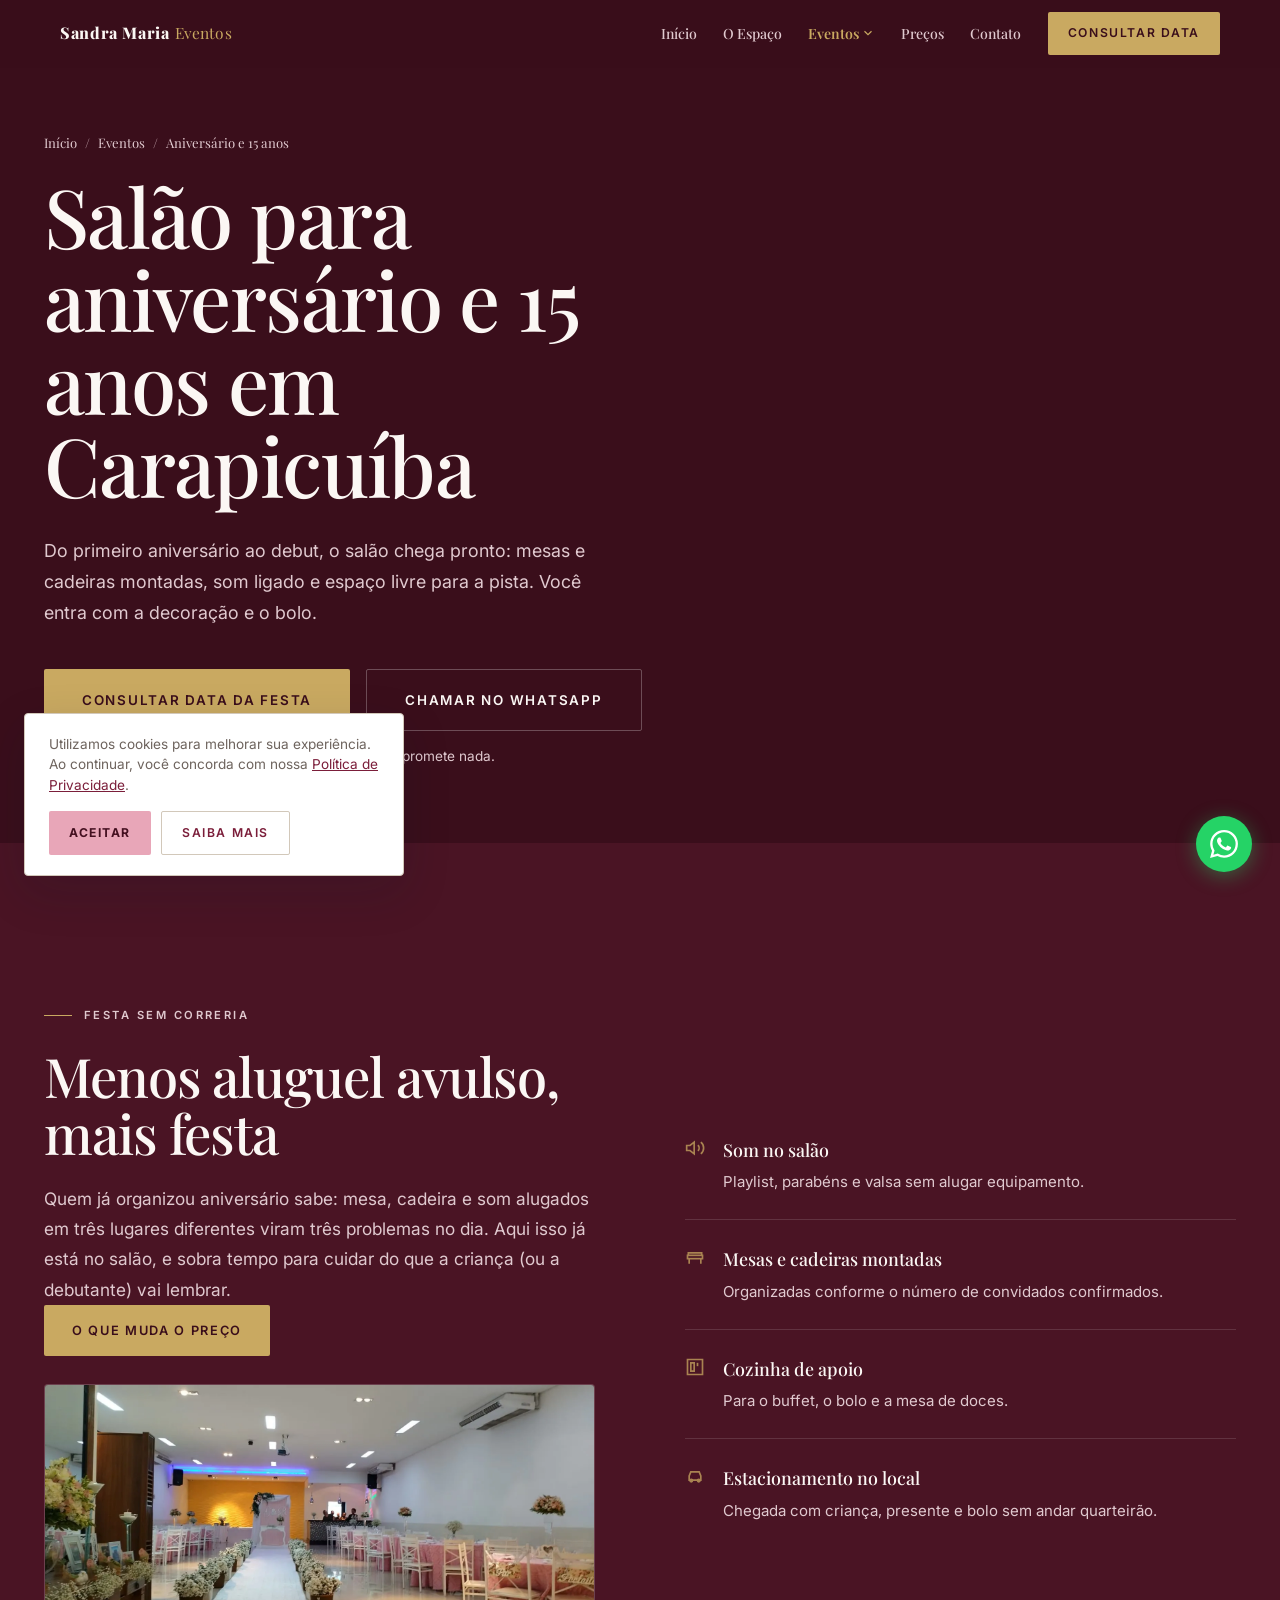
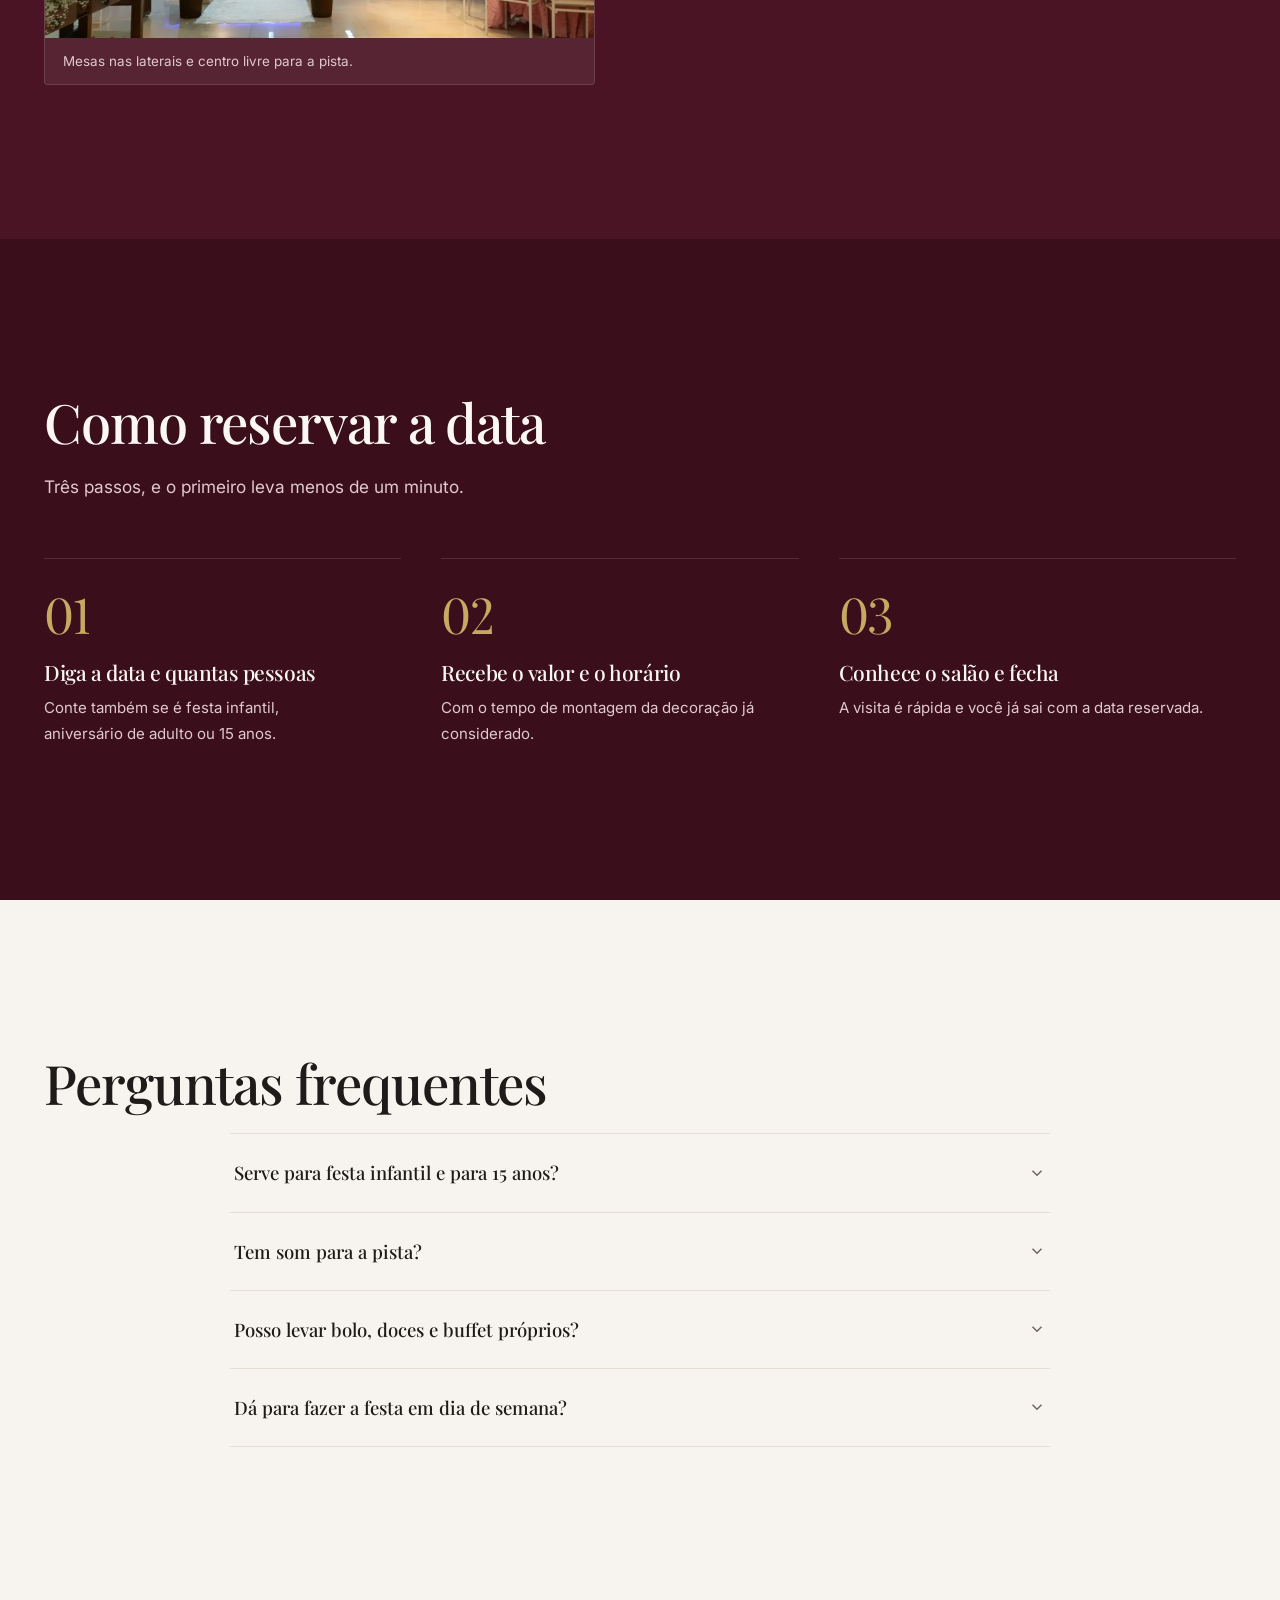
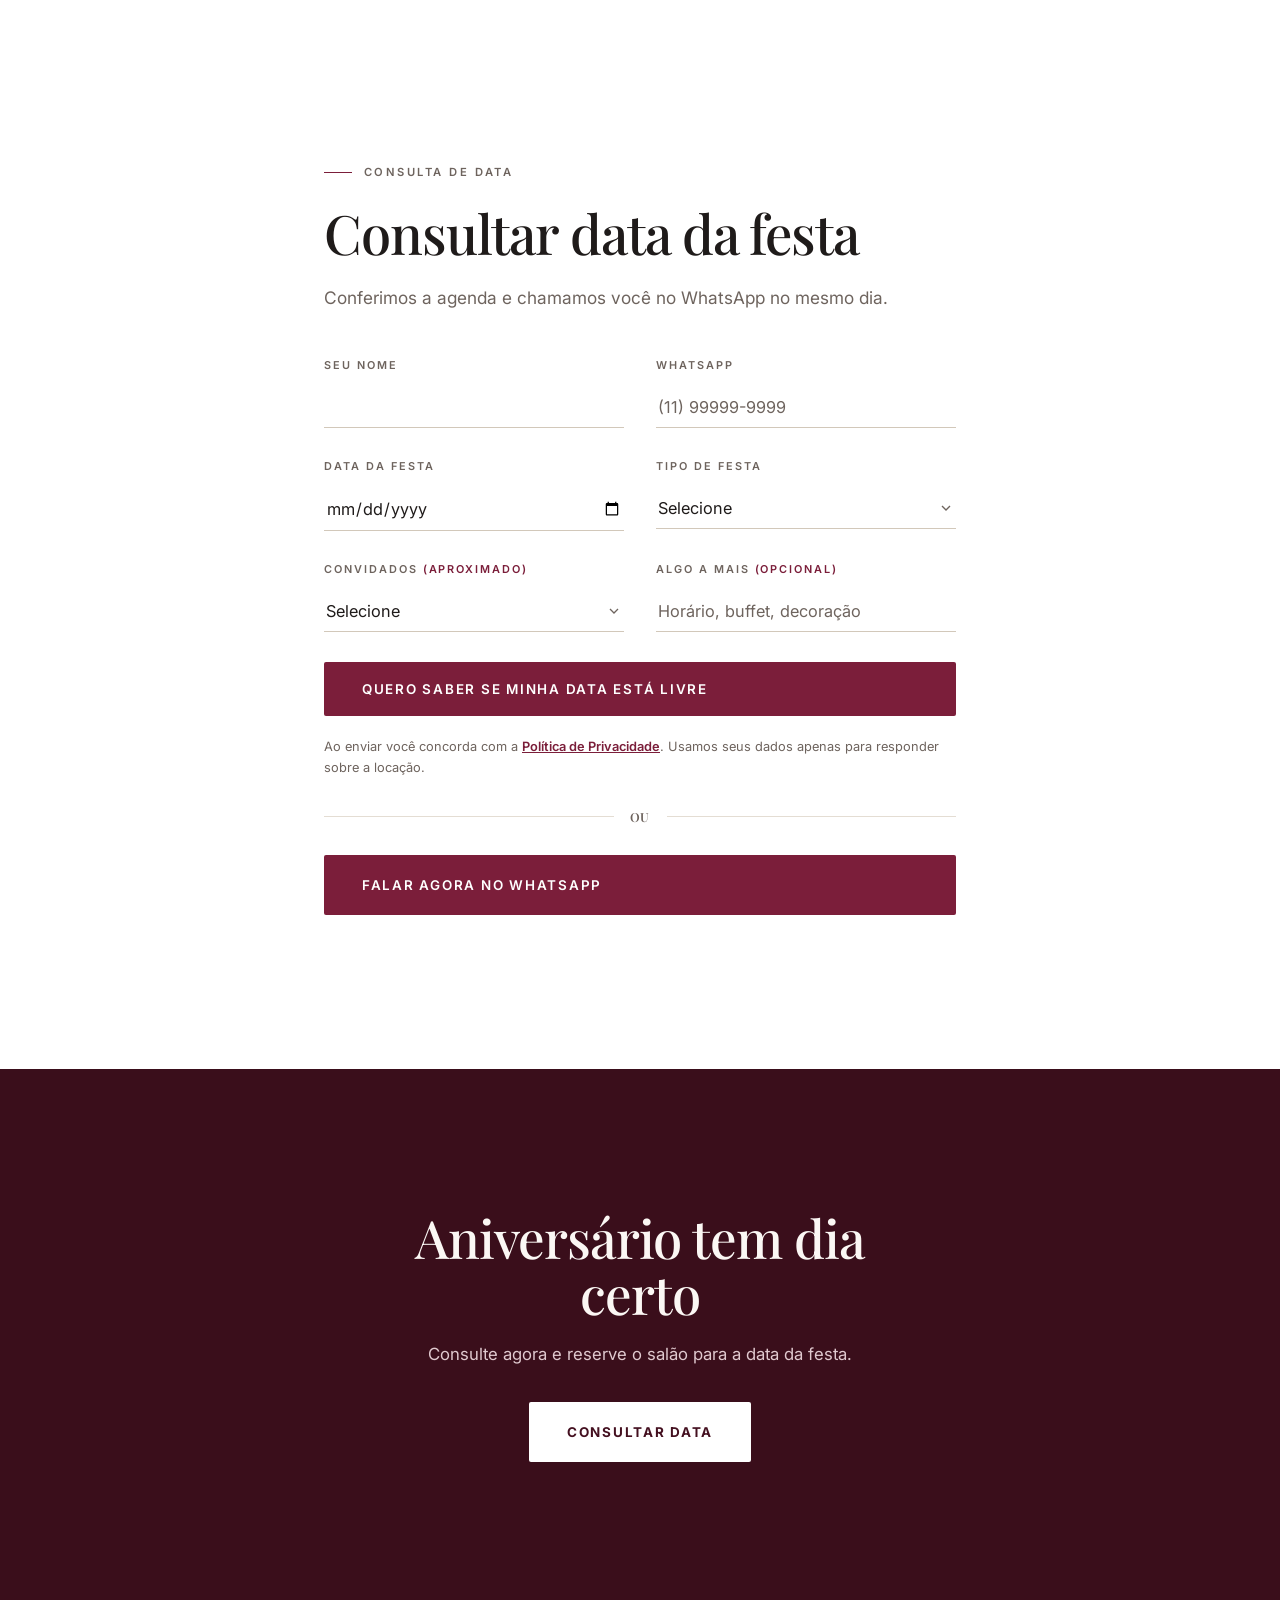
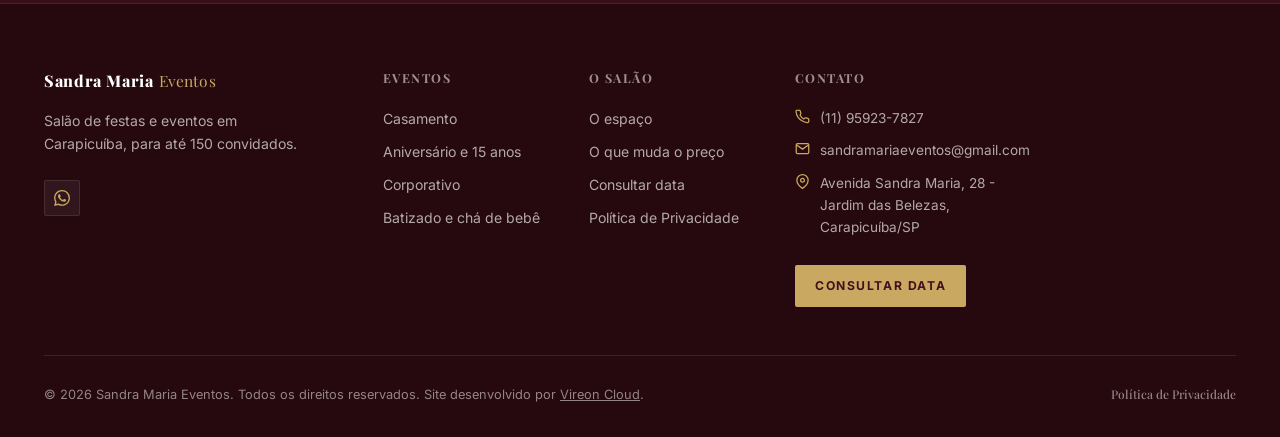
<file: eventos/aniversario-15-anos/index.html>
<!DOCTYPE html>
<html lang="pt-BR">
<head>
  <meta charset="UTF-8">
  <meta name="viewport" content="width=device-width, initial-scale=1.0">
  <meta name="description" content="Salão para aniversário e 15 anos em Carapicuíba: até 150 convidados, som no salão, mesas e cadeiras, cozinha de apoio e estacionamento. Consulte sua data.">
  <meta name="theme-color" content="#7B1E3A">

  <link rel="icon" type="image/x-icon" href="/images/favicon.ico">
  <link rel="icon" type="image/svg+xml" href="/images/brand/favicon.svg">
  <link rel="icon" type="image/png" sizes="32x32" href="/images/favicon-32x32.png">
  <link rel="icon" type="image/png" sizes="16x16" href="/images/favicon-16x16.png">
  <link rel="icon" type="image/png" sizes="192x192" href="/images/favicon-192.png">
  <link rel="apple-touch-icon" sizes="180x180" href="/images/apple-touch-icon.png">
  <link rel="manifest" href="/site.webmanifest">

  <meta name="robots" content="index, follow">
  <title>Salão para Aniversário e 15 Anos em Carapicuíba</title>
  <link rel="canonical" href="https://sandramariaeventos.com.br/eventos/aniversario-15-anos">

  <meta property="og:type" content="website">
  <meta property="og:title" content="Salão para Aniversário e 15 Anos em Carapicuíba">
  <meta property="og:description" content="Festa infantil, aniversário de adulto ou debut: até 150 convidados, som no salão e estacionamento no local.">
  <meta property="og:url" content="https://sandramariaeventos.com.br/eventos/aniversario-15-anos">
  <meta property="og:site_name" content="Sandra Maria Eventos">
  <meta property="og:image" content="https://sandramariaeventos.com.br/images/og-image.png">
  <meta name="twitter:card" content="summary_large_image">
  <meta name="twitter:title" content="Salão para Aniversário e 15 Anos em Carapicuíba">
  <meta name="twitter:description" content="Festa infantil, aniversário de adulto ou debut: até 150 convidados, som no salão e estacionamento no local.">
  <meta name="twitter:image" content="https://sandramariaeventos.com.br/images/og-image.png">

  <link rel="preconnect" href="https://fonts.googleapis.com">
  <link rel="preload" as="style" href="https://fonts.googleapis.com/css2?family=Playfair+Display:wght@600;700;800;900&family=Inter:wght@400;500;600;700&display=swap">
  <link rel="preconnect" href="https://fonts.gstatic.com" crossorigin>
  <link rel="stylesheet" href="https://fonts.googleapis.com/css2?family=Playfair+Display:wght@600;700;800;900&family=Inter:wght@400;500;600;700&display=swap" media="print" onload="this.media='all'">
  <noscript><link rel="stylesheet" href="https://fonts.googleapis.com/css2?family=Playfair+Display:wght@600;700;800;900&family=Inter:wght@400;500;600;700&display=swap"></noscript>
  <link rel="stylesheet" href="/css/styles.css">

  <script type="application/ld+json">
  {
    "@context": "https://schema.org",
    "@type": "Service",
    "name": "Salão para aniversário e 15 anos em Carapicuíba",
    "serviceType": "Locação de salão para aniversário e festa de 15 anos",
    "url": "https://sandramariaeventos.com.br/eventos/aniversario-15-anos",
    "description": "Locação do Salão Sandra Maria em Carapicuíba/SP para aniversário infantil, aniversário de adulto e festa de 15 anos: até 150 convidados, som no salão, mesas e cadeiras, cozinha de apoio e estacionamento.",
    "areaServed": "Carapicuíba, Barueri, Osasco, Jandira e região",
    "provider": {
      "@type": "LocalBusiness",
      "name": "Salão de Festas e Eventos Sandra Maria",
      "telephone": "+5511959237827",
      "email": "sandramariaeventos@gmail.com",
      "address": {
        "@type": "PostalAddress",
        "streetAddress": "Avenida Sandra Maria, 28 - Jardim das Belezas",
        "addressLocality": "Carapicuíba",
        "addressRegion": "SP",
        "addressCountry": "BR"
      }
    }
  }
  </script>
  <script type="application/ld+json">
  {
    "@context": "https://schema.org",
    "@type": "FAQPage",
    "mainEntity": [
      {
        "@type": "Question",
        "name": "Serve para festa infantil e para 15 anos?",
        "acceptedAnswer": { "@type": "Answer", "text": "Serve para os dois. O salão é o mesmo; o que muda é a montagem das mesas, o horário e a duração combinados com você." }
      },
      {
        "@type": "Question",
        "name": "Tem som para a pista?",
        "acceptedAnswer": { "@type": "Answer", "text": "Tem som no salão, incluído na locação. Se você quiser DJ ou banda, pode contratar por fora sem problema." }
      },
      {
        "@type": "Question",
        "name": "Posso levar bolo, doces e buffet próprios?",
        "acceptedAnswer": { "@type": "Answer", "text": "Pode. A cozinha e a área de apoio ficam à disposição de quem for servir, seja um buffet contratado ou a própria família." }
      },
      {
        "@type": "Question",
        "name": "Dá para fazer a festa em dia de semana?",
        "acceptedAnswer": { "@type": "Answer", "text": "Dá. Qualquer dia do mês pode ser locado, e dia útil costuma ter mais data livre do que sábado." }
      }
    ]
  }
  </script>
</head>
<body>

<main>

<section class="page-hero">
  <div class="container">
    <div class="page-hero__content">
      <nav class="page-hero__breadcrumb" aria-label="Trilha de navegação">
        <a href="/">Início</a> <span>/</span> <a href="/eventos">Eventos</a> <span>/</span> Aniversário e 15 anos
      </nav>
      <h1 class="hero__title">Salão para aniversário e 15 anos em Carapicuíba</h1>
      <p class="hero__text">
        Do primeiro aniversário ao debut, o salão chega pronto: mesas e cadeiras montadas,
        som ligado e espaço livre para a pista. Você entra com a decoração e o bolo.
      </p>
      <div class="hero__actions">
        <a href="#leadForm" class="btn btn--primary btn--lg">Consultar data da festa</a>
        <a href="https://wa.me/5511959237827?text=Ol%C3%A1!%20Quero%20consultar%20uma%20data%20para%20anivers%C3%A1rio%20no%20sal%C3%A3o." target="_blank" rel="noopener" class="btn btn--ghost btn--lg">Chamar no WhatsApp</a>
      </div>
      <p style="margin-top:14px; font-size:0.85rem; color:var(--ds-text-muted);">
        Respondemos no mesmo dia. Consultar a data não compromete nada.
      </p>
    </div>
  </div>
</section>

<section class="section section--wine section--alt">
  <div class="container split">
    <div>
      <p class="section-label">FESTA SEM CORRERIA</p>
      <h2 class="section-title" style="text-align:left;">Menos aluguel avulso, mais festa</h2>
      <p class="section-text" style="text-align:left; margin-left:0;">
        Quem já organizou aniversário sabe: mesa, cadeira e som alugados em três lugares
        diferentes viram três problemas no dia. Aqui isso já está no salão, e sobra tempo
        para cuidar do que a criança (ou a debutante) vai lembrar.
      </p>
      <a href="/precos" class="btn btn--primary btn--md">O que muda o preço</a>
      <figure class="photo-frame" style="margin-top:28px;">
        <img src="/images/salao-casamento-montado.webp" width="1600" height="738" loading="lazy" decoding="async"
             alt="Salão montado com mesas e cadeiras nas laterais e espaço livre no centro para a pista">
        <figcaption>Mesas nas laterais e centro livre para a pista.</figcaption>
      </figure>
    </div>
    <div class="advantages-list">
      <div class="advantage-item">
        <div class="advantage-item__icon" aria-hidden="true">
          <svg width="20" height="20" viewBox="0 0 24 24" fill="none" stroke="currentColor" stroke-width="2"><path d="M11 5 6 9H2v6h4l5 4z"/><path d="M15.5 8.5a5 5 0 0 1 0 7"/><path d="M19 5a9 9 0 0 1 0 14"/></svg>
        </div>
        <div><strong>Som no salão</strong><p>Playlist, parabéns e valsa sem alugar equipamento.</p></div>
      </div>
      <div class="advantage-item">
        <div class="advantage-item__icon" aria-hidden="true">
          <svg width="20" height="20" viewBox="0 0 24 24" fill="none" stroke="currentColor" stroke-width="2"><rect x="3" y="10" width="18" height="4"/><path d="M5 14v6M19 14v6M4 10V7h16v3"/></svg>
        </div>
        <div><strong>Mesas e cadeiras montadas</strong><p>Organizadas conforme o número de convidados confirmados.</p></div>
      </div>
      <div class="advantage-item">
        <div class="advantage-item__icon" aria-hidden="true">
          <svg width="20" height="20" viewBox="0 0 24 24" fill="none" stroke="currentColor" stroke-width="2"><path d="M3 3h18v18H3z"/><path d="M7 7h4v10H7z"/><path d="M15 7v4"/></svg>
        </div>
        <div><strong>Cozinha de apoio</strong><p>Para o buffet, o bolo e a mesa de doces.</p></div>
      </div>
      <div class="advantage-item">
        <div class="advantage-item__icon" aria-hidden="true">
          <svg width="20" height="20" viewBox="0 0 24 24" fill="none" stroke="currentColor" stroke-width="2"><path d="M5 17h14v-5l-2-5H7l-2 5z"/><circle cx="7.5" cy="17.5" r="1.5"/><circle cx="16.5" cy="17.5" r="1.5"/></svg>
        </div>
        <div><strong>Estacionamento no local</strong><p>Chegada com criança, presente e bolo sem andar quarteirão.</p></div>
      </div>
    </div>
  </div>
</section>

<section class="section section--wine">
  <div class="container">
    <h2 class="section-title">Como reservar a data</h2>
    <p class="section-text">Três passos, e o primeiro leva menos de um minuto.</p>
    <div class="timeline" style="margin-top:56px;">
      <div class="timeline-item sr-up">
        <div class="timeline-item__dot"></div>
        <div class="timeline-item__content">
          <span class="timeline-item__year"><span class="sr-only">Passo </span>01</span>
          <h3 class="timeline-item__title">Diga a data e quantas pessoas</h3>
          <p class="timeline-item__text">Conte também se é festa infantil, aniversário de adulto ou 15 anos.</p>
        </div>
      </div>
      <div class="timeline-item sr-up">
        <div class="timeline-item__dot"></div>
        <div class="timeline-item__content">
          <span class="timeline-item__year"><span class="sr-only">Passo </span>02</span>
          <h3 class="timeline-item__title">Recebe o valor e o horário</h3>
          <p class="timeline-item__text">Com o tempo de montagem da decoração já considerado.</p>
        </div>
      </div>
      <div class="timeline-item sr-up">
        <div class="timeline-item__dot"></div>
        <div class="timeline-item__content">
          <span class="timeline-item__year"><span class="sr-only">Passo </span>03</span>
          <h3 class="timeline-item__title">Conhece o salão e fecha</h3>
          <p class="timeline-item__text">A visita é rápida e você já sai com a data reservada.</p>
        </div>
      </div>
    </div>
  </div>
</section>

<section class="section">
  <div class="container">
    <h2 class="section-title">Perguntas frequentes</h2>
    <div class="faq-list">
      <div class="faq-item">
        <button class="faq-question" aria-expanded="false">
          Serve para festa infantil e para 15 anos?
          <svg width="18" height="18" viewBox="0 0 24 24" fill="none" stroke="currentColor" stroke-width="2"><polyline points="6 9 12 15 18 9"/></svg>
        </button>
        <div class="faq-answer"><div class="faq-answer__inner"><p>Serve para os dois. O salão é o mesmo; o que muda é a montagem das mesas, o horário e a duração combinados com você.</p></div></div>
      </div>
      <div class="faq-item">
        <button class="faq-question" aria-expanded="false">
          Tem som para a pista?
          <svg width="18" height="18" viewBox="0 0 24 24" fill="none" stroke="currentColor" stroke-width="2"><polyline points="6 9 12 15 18 9"/></svg>
        </button>
        <div class="faq-answer"><div class="faq-answer__inner"><p>Tem som no salão, incluído na locação. Se você quiser DJ ou banda, pode contratar por fora sem problema.</p></div></div>
      </div>
      <div class="faq-item">
        <button class="faq-question" aria-expanded="false">
          Posso levar bolo, doces e buffet próprios?
          <svg width="18" height="18" viewBox="0 0 24 24" fill="none" stroke="currentColor" stroke-width="2"><polyline points="6 9 12 15 18 9"/></svg>
        </button>
        <div class="faq-answer"><div class="faq-answer__inner"><p>Pode. A cozinha e a área de apoio ficam à disposição de quem for servir, seja um buffet contratado ou a própria família.</p></div></div>
      </div>
      <div class="faq-item">
        <button class="faq-question" aria-expanded="false">
          Dá para fazer a festa em dia de semana?
          <svg width="18" height="18" viewBox="0 0 24 24" fill="none" stroke="currentColor" stroke-width="2"><polyline points="6 9 12 15 18 9"/></svg>
        </button>
        <div class="faq-answer"><div class="faq-answer__inner"><p>Dá. Qualquer dia do mês pode ser locado, e dia útil costuma ter mais data livre do que sábado.</p></div></div>
      </div>
    </div>
  </div>
</section>

<section class="section section--alt" id="contato">
  <div class="container" style="max-width:680px;">
    <p class="section-label">CONSULTA DE DATA</p>
    <h2 class="section-title">Consultar data da festa</h2>
    <p class="section-text">Conferimos a agenda e chamamos você no WhatsApp no mesmo dia.</p>

    <!-- TODO: trocar action="" pelo endpoint do Formspree quando o domínio estiver ativo. -->
    <form id="leadForm" action="" method="POST">
      <input type="hidden" name="origem" value="/eventos/aniversario-15-anos">
      <div class="form-row">
        <div class="form-group">
          <label class="form-label" for="lf_nome">Seu nome</label>
          <input class="form-input" id="lf_nome" name="nome" type="text" required autocomplete="name">
        </div>
        <div class="form-group">
          <label class="form-label" for="lf_whats">WhatsApp</label>
          <input class="form-input" id="lf_whats" name="whatsapp" type="tel" required autocomplete="tel" placeholder="(11) 99999-9999">
        </div>
      </div>
      <div class="form-row">
        <div class="form-group">
          <label class="form-label" for="lf_data">Data da festa</label>
          <input class="form-input" id="lf_data" name="data" type="date" required>
        </div>
        <div class="form-group">
          <label class="form-label" for="lf_tipo">Tipo de festa</label>
          <select class="form-select" id="lf_tipo" name="tipo" required>
            <option value="">Selecione</option>
            <option>Aniversário infantil</option>
            <option>Aniversário de adulto</option>
            <option>15 anos</option>
          </select>
        </div>
      </div>
      <div class="form-row">
        <div class="form-group">
          <label class="form-label" for="lf_convidados">Convidados <span>(aproximado)</span></label>
          <select class="form-select" id="lf_convidados" name="convidados">
            <option value="">Selecione</option>
            <option>Até 50</option>
            <option>De 51 a 100</option>
            <option>De 101 a 150</option>
            <option>Ainda não sei</option>
          </select>
        </div>
        <div class="form-group">
          <label class="form-label" for="lf_msg">Algo a mais <span>(opcional)</span></label>
          <input class="form-input" id="lf_msg" name="mensagem" type="text" placeholder="Horário, buffet, decoração">
        </div>
      </div>
      <button type="submit" class="btn btn--primary btn--lg" style="width:100%;">Quero saber se minha data está livre</button>
      <p class="form-hint">
        Ao enviar você concorda com a <a href="/privacidade">Política de Privacidade</a>.
        Usamos seus dados apenas para responder sobre a locação.
      </p>
    </form>

    <div id="leadSuccess" style="display:none;">
      <p class="section-text">Recebido. Vamos conferir a agenda e chamar você no WhatsApp hoje mesmo. Se preferir adiantar, chame agora: (11) 95923-7827.</p>
    </div>

    <div class="or-divider"><span>ou</span></div>
    <a href="https://wa.me/5511959237827?text=Ol%C3%A1!%20Quero%20consultar%20uma%20data%20para%20anivers%C3%A1rio%20no%20sal%C3%A3o." target="_blank" rel="noopener" class="btn btn--primary btn--lg" style="width:100%;">Falar agora no WhatsApp</a>
  </div>
</section>

<section class="cta-banner">
  <div class="container">
    <div class="cta-banner__inner">
      <div class="cta-banner__text">
        <h2 class="cta-banner__title">Aniversário tem dia certo</h2>
        <p>Consulte agora e reserve o salão para a data da festa.</p>
      </div>
      <a href="#leadForm" class="btn btn--white btn--lg">Consultar data</a>
    </div>
  </div>
</section>

</main>

<script src="/js/components.js"></script>
<script>
  initShared('/eventos/aniversario-15-anos');
  initFAQ();
  initContactForm('leadForm', 'leadSuccess');
</script>
</body>
</html>
</file>
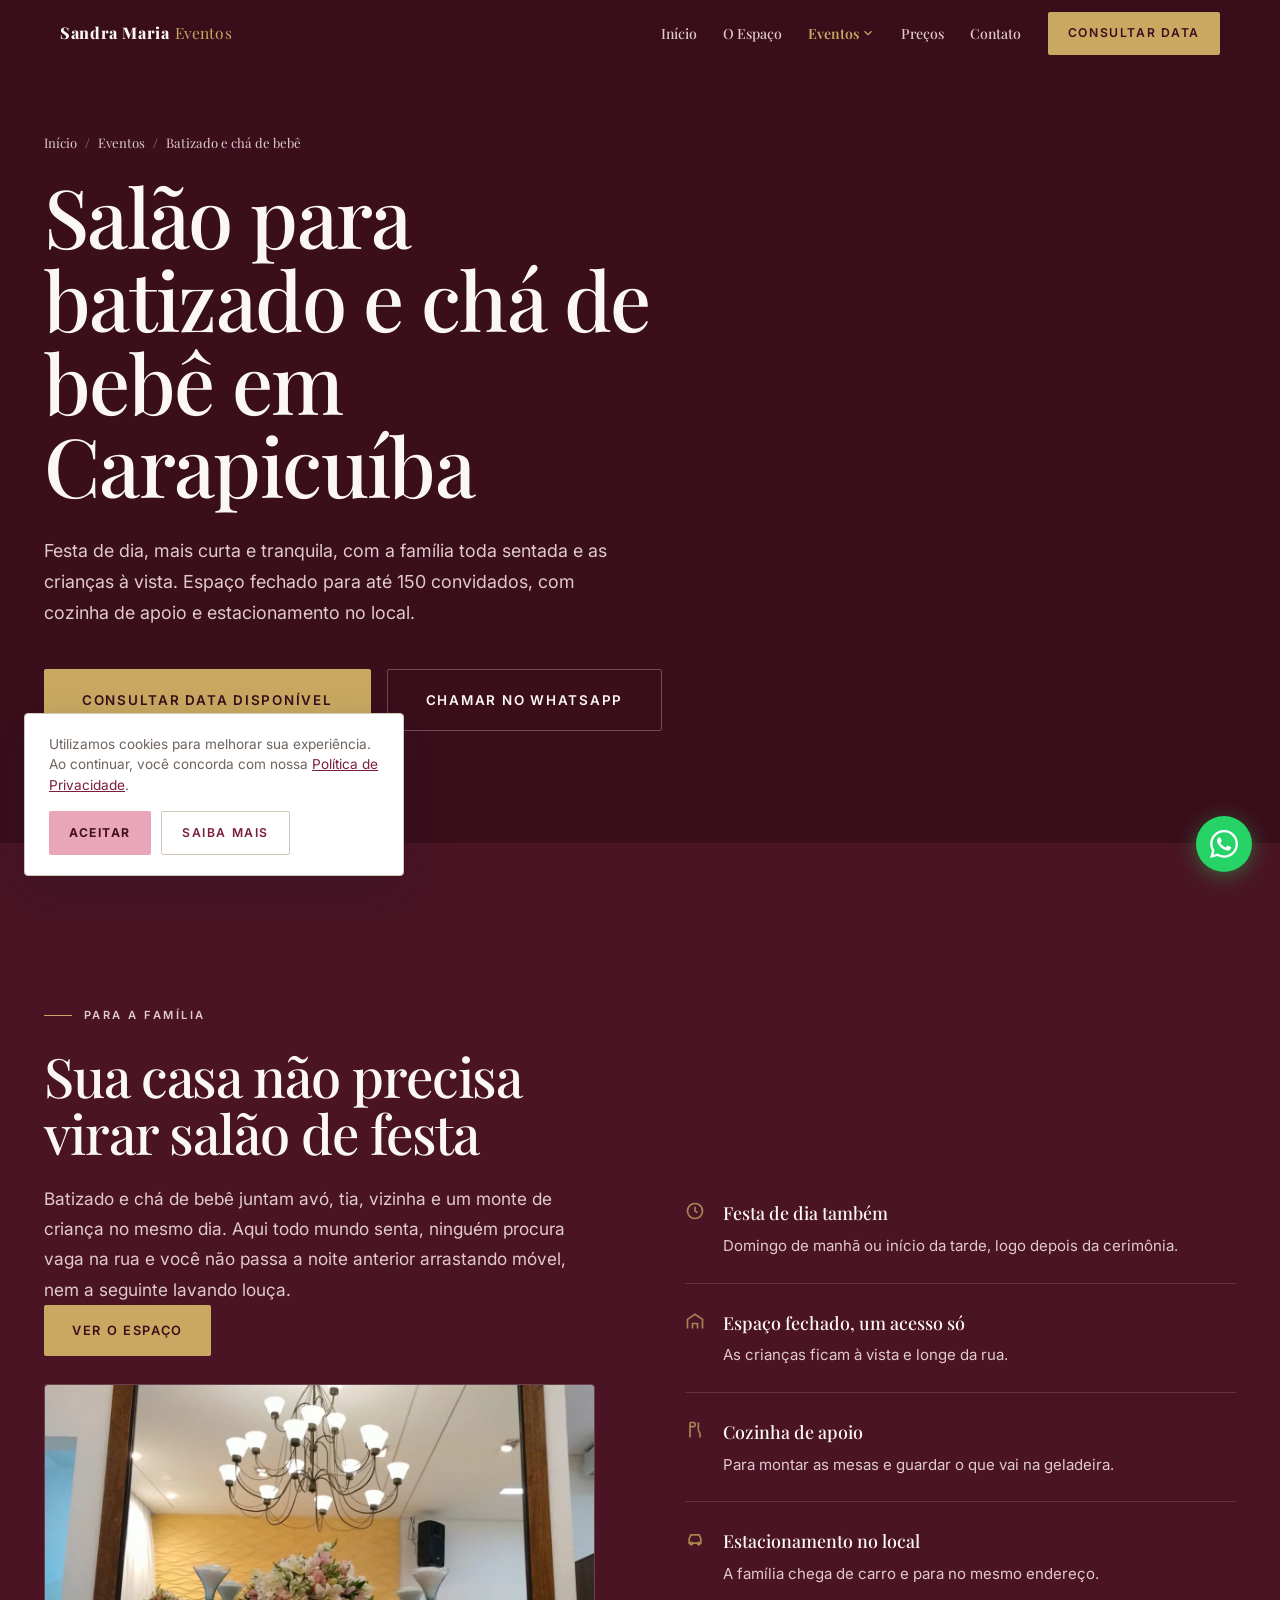
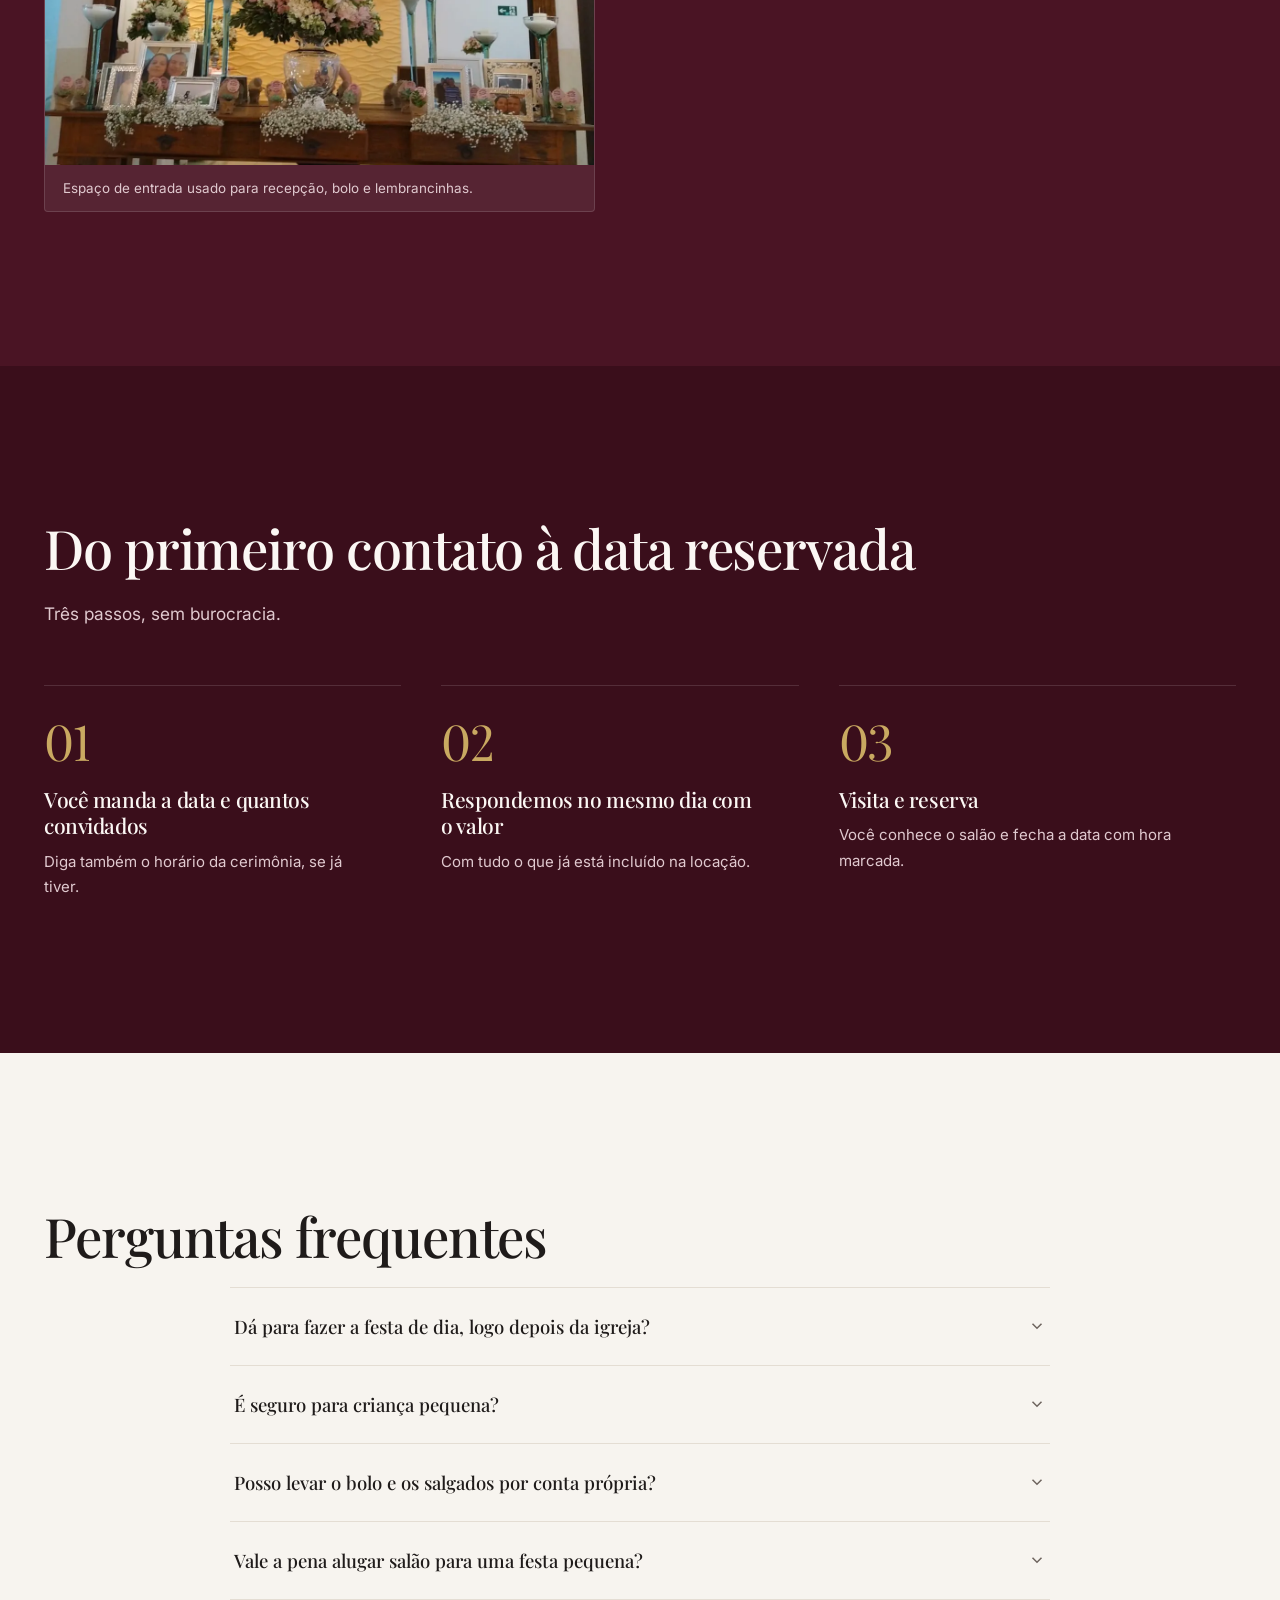
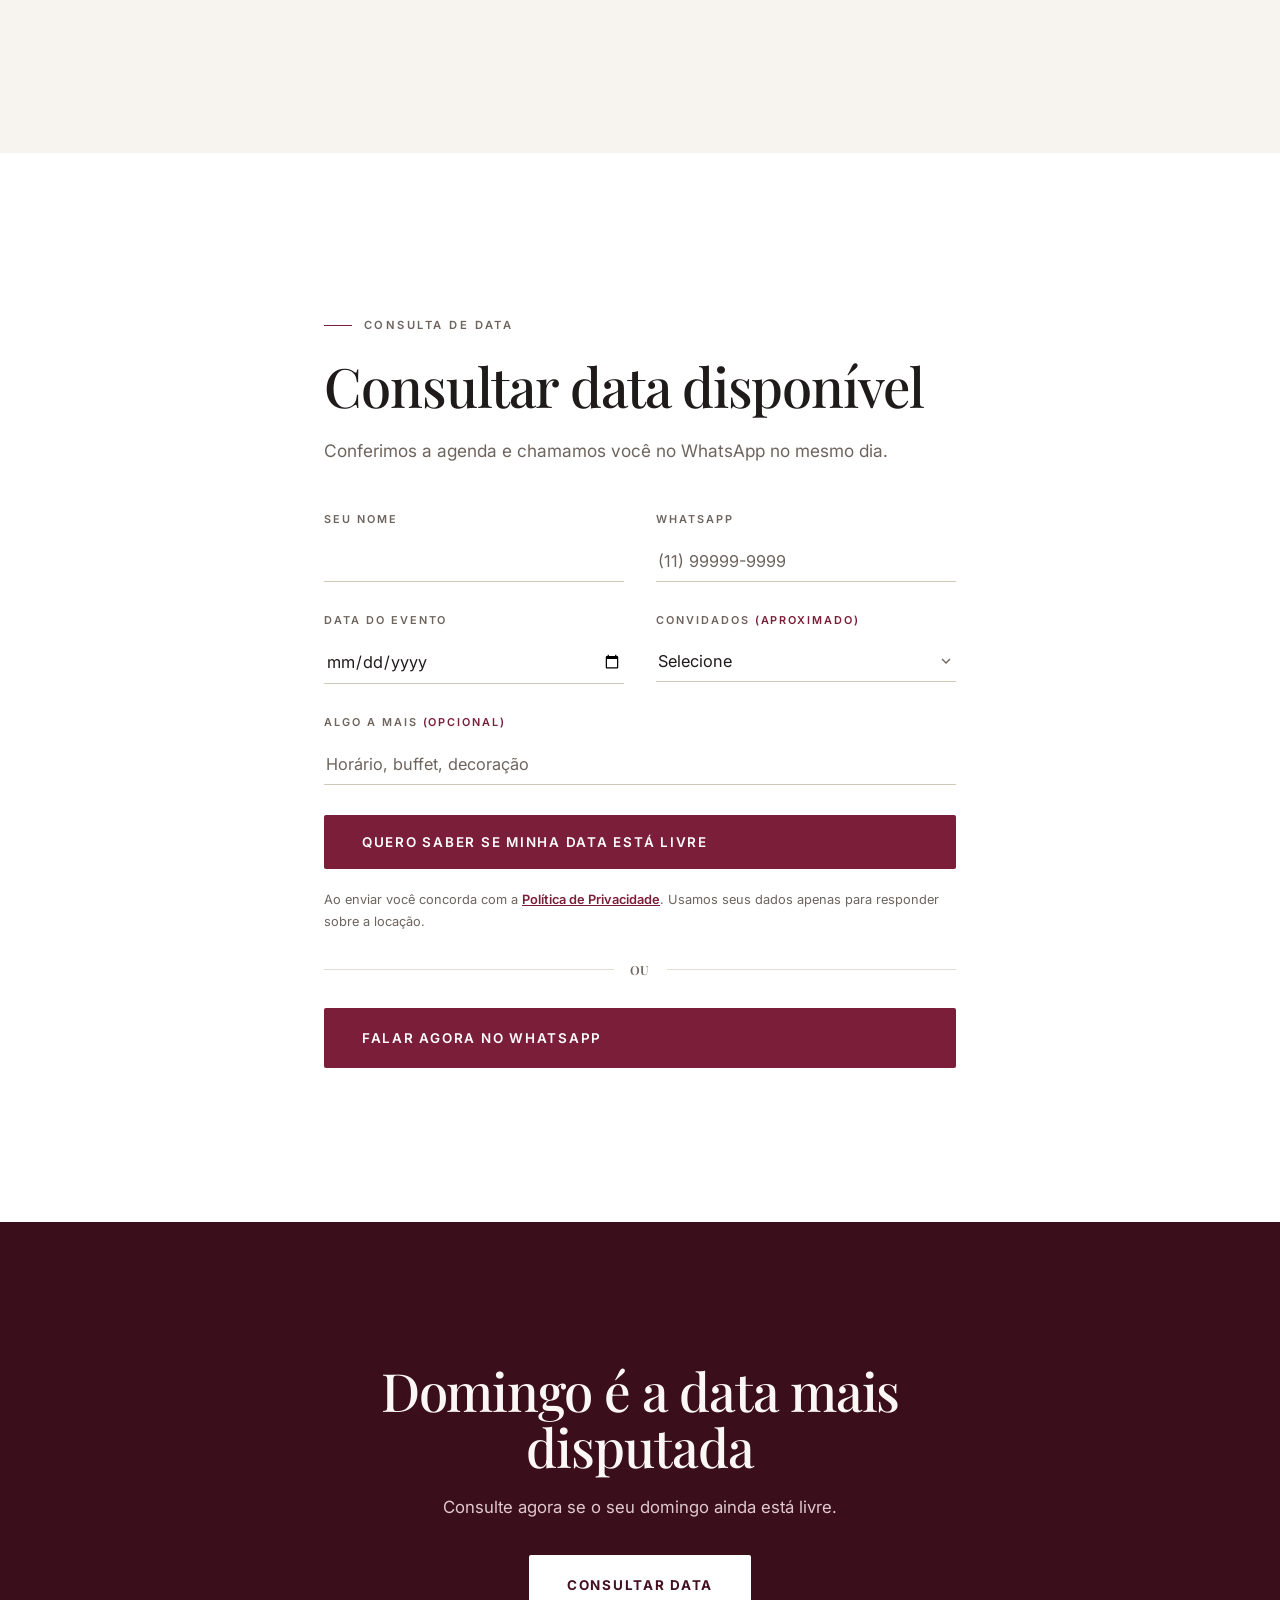
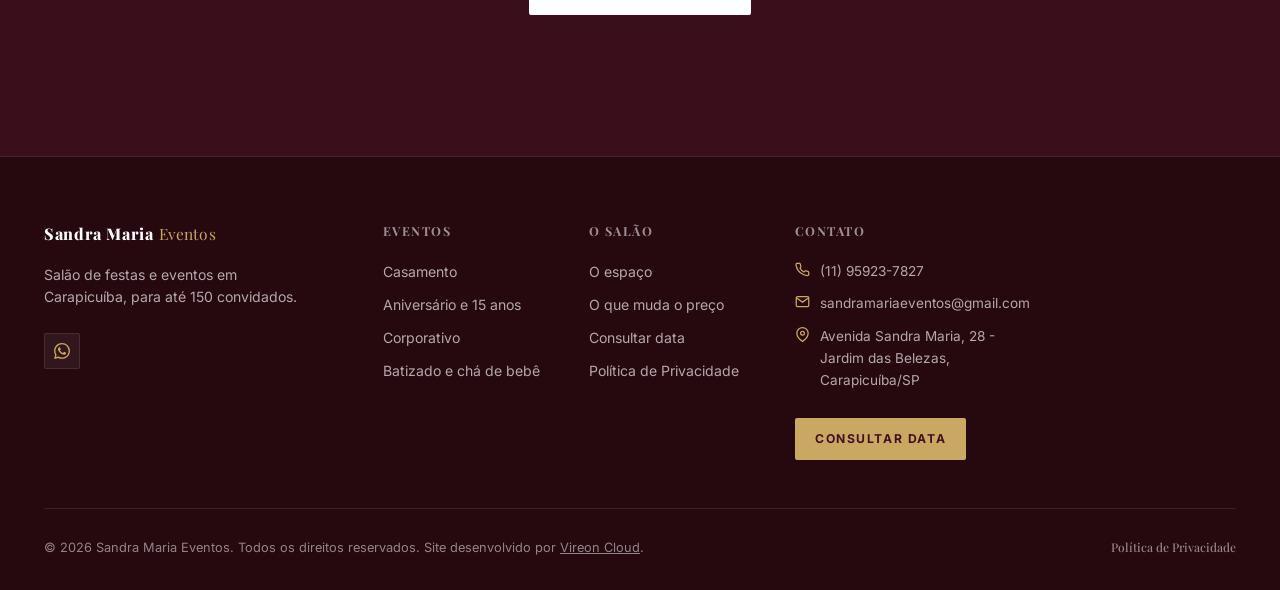
<file: eventos/batizado-cha-de-bebe/index.html>
<!DOCTYPE html>
<html lang="pt-BR">
<head>
  <meta charset="UTF-8">
  <meta name="viewport" content="width=device-width, initial-scale=1.0">
  <meta name="description" content="Salão para batizado e chá de bebê em Carapicuíba: espaço fechado para até 150 convidados, com cozinha de apoio, mesas, cadeiras e estacionamento no local.">
  <meta name="theme-color" content="#7B1E3A">

  <link rel="icon" type="image/x-icon" href="/images/favicon.ico">
  <link rel="icon" type="image/svg+xml" href="/images/brand/favicon.svg">
  <link rel="icon" type="image/png" sizes="32x32" href="/images/favicon-32x32.png">
  <link rel="icon" type="image/png" sizes="16x16" href="/images/favicon-16x16.png">
  <link rel="icon" type="image/png" sizes="192x192" href="/images/favicon-192.png">
  <link rel="apple-touch-icon" sizes="180x180" href="/images/apple-touch-icon.png">
  <link rel="manifest" href="/site.webmanifest">

  <meta name="robots" content="index, follow">
  <title>Salão para Batizado e Chá de Bebê em Carapicuíba</title>
  <link rel="canonical" href="https://sandramariaeventos.com.br/eventos/batizado-cha-de-bebe">

  <meta property="og:type" content="website">
  <meta property="og:title" content="Salão para Batizado e Chá de Bebê em Carapicuíba">
  <meta property="og:description" content="Espaço fechado para até 150 convidados, com cozinha de apoio e estacionamento. Ideal para festa diurna.">
  <meta property="og:url" content="https://sandramariaeventos.com.br/eventos/batizado-cha-de-bebe">
  <meta property="og:site_name" content="Sandra Maria Eventos">
  <meta property="og:image" content="https://sandramariaeventos.com.br/images/og-image.png">
  <meta name="twitter:card" content="summary_large_image">
  <meta name="twitter:title" content="Salão para Batizado e Chá de Bebê em Carapicuíba">
  <meta name="twitter:description" content="Espaço fechado para até 150 convidados, com cozinha de apoio e estacionamento. Ideal para festa diurna.">
  <meta name="twitter:image" content="https://sandramariaeventos.com.br/images/og-image.png">

  <link rel="preconnect" href="https://fonts.googleapis.com">
  <link rel="preload" as="style" href="https://fonts.googleapis.com/css2?family=Playfair+Display:wght@600;700;800;900&family=Inter:wght@400;500;600;700&display=swap">
  <link rel="preconnect" href="https://fonts.gstatic.com" crossorigin>
  <link rel="stylesheet" href="https://fonts.googleapis.com/css2?family=Playfair+Display:wght@600;700;800;900&family=Inter:wght@400;500;600;700&display=swap" media="print" onload="this.media='all'">
  <noscript><link rel="stylesheet" href="https://fonts.googleapis.com/css2?family=Playfair+Display:wght@600;700;800;900&family=Inter:wght@400;500;600;700&display=swap"></noscript>
  <link rel="stylesheet" href="/css/styles.css">

  <script type="application/ld+json">
  {
    "@context": "https://schema.org",
    "@type": "Service",
    "name": "Salão para batizado e chá de bebê em Carapicuíba",
    "serviceType": "Locação de salão para batizado e chá de bebê",
    "url": "https://sandramariaeventos.com.br/eventos/batizado-cha-de-bebe",
    "description": "Locação do Salão Sandra Maria em Carapicuíba/SP para batizado, chá de bebê e chá revelação: até 150 convidados, mesas e cadeiras, cozinha de apoio, som e estacionamento.",
    "areaServed": "Carapicuíba, Barueri, Osasco, Jandira e região",
    "provider": {
      "@type": "LocalBusiness",
      "name": "Salão de Festas e Eventos Sandra Maria",
      "telephone": "+5511959237827",
      "email": "sandramariaeventos@gmail.com",
      "address": {
        "@type": "PostalAddress",
        "streetAddress": "Avenida Sandra Maria, 28 - Jardim das Belezas",
        "addressLocality": "Carapicuíba",
        "addressRegion": "SP",
        "addressCountry": "BR"
      }
    }
  }
  </script>
  <script type="application/ld+json">
  {
    "@context": "https://schema.org",
    "@type": "FAQPage",
    "mainEntity": [
      {
        "@type": "Question",
        "name": "Dá para fazer a festa de dia, logo depois da igreja?",
        "acceptedAnswer": { "@type": "Answer", "text": "Dá. Qualquer dia do mês pode ser locado, inclusive domingo de manhã ou início da tarde. Diga o horário da cerimônia que a gente encaixa a festa na sequência." }
      },
      {
        "@type": "Question",
        "name": "É seguro para criança pequena?",
        "acceptedAnswer": { "@type": "Answer", "text": "O salão é um espaço fechado, com um único acesso, então as crianças ficam sempre à vista dos pais. Não há circulação de carro dentro da área da festa." }
      },
      {
        "@type": "Question",
        "name": "Posso levar o bolo e os salgados por conta própria?",
        "acceptedAnswer": { "@type": "Answer", "text": "Pode. Você contrata quem quiser, ou traz de casa. A cozinha de apoio fica à sua disposição para montar as mesas e guardar o que precisa de geladeira." }
      },
      {
        "@type": "Question",
        "name": "Vale a pena alugar salão para uma festa pequena?",
        "acceptedAnswer": { "@type": "Answer", "text": "Se a sua lista passa de 30 pessoas, costuma valer: em casa falta mesa, cadeira e lugar para estacionar, e alguém sempre acaba lavando louça no fim. Aqui já vem tudo montado." }
      }
    ]
  }
  </script>
</head>
<body>

<main>

<section class="page-hero">
  <div class="container">
    <div class="page-hero__content">
      <nav class="page-hero__breadcrumb" aria-label="Trilha de navegação">
        <a href="/">Início</a> <span>/</span> <a href="/eventos">Eventos</a> <span>/</span> Batizado e chá de bebê
      </nav>
      <h1 class="hero__title">Salão para batizado e chá de bebê em Carapicuíba</h1>
      <p class="hero__text">
        Festa de dia, mais curta e tranquila, com a família toda sentada e as crianças à vista.
        Espaço fechado para até 150 convidados, com cozinha de apoio e estacionamento no local.
      </p>
      <div class="hero__actions">
        <a href="#leadForm" class="btn btn--primary btn--lg">Consultar data disponível</a>
        <a href="https://wa.me/5511959237827?text=Ol%C3%A1!%20Quero%20consultar%20uma%20data%20para%20batizado%20ou%20ch%C3%A1%20de%20beb%C3%AA." target="_blank" rel="noopener" class="btn btn--ghost btn--lg">Chamar no WhatsApp</a>
      </div>
      <p style="margin-top:14px; font-size:0.85rem; color:var(--ds-text-muted);">
        Respondemos no mesmo dia se a sua data está livre.
      </p>
    </div>
  </div>
</section>

<section class="section section--wine section--alt">
  <div class="container split">
    <div>
      <p class="section-label">PARA A FAMÍLIA</p>
      <h2 class="section-title" style="text-align:left;">Sua casa não precisa virar salão de festa</h2>
      <p class="section-text" style="text-align:left; margin-left:0;">
        Batizado e chá de bebê juntam avó, tia, vizinha e um monte de criança no mesmo dia.
        Aqui todo mundo senta, ninguém procura vaga na rua e você não passa a noite anterior
        arrastando móvel, nem a seguinte lavando louça.
      </p>
      <a href="/espaco" class="btn btn--primary btn--md">Ver o espaço</a>
      <figure class="photo-frame" style="margin-top:28px;">
        <img src="/images/mesa-decoracao.webp" width="1200" height="1600" loading="lazy" decoding="async"
             alt="Aparador de madeira com espelho, arranjo de flores e lembrancinhas organizadas na entrada do salão">
        <figcaption>Espaço de entrada usado para recepção, bolo e lembrancinhas.</figcaption>
      </figure>
    </div>
    <div class="advantages-list">
      <div class="advantage-item">
        <div class="advantage-item__icon" aria-hidden="true">
          <svg width="20" height="20" viewBox="0 0 24 24" fill="none" stroke="currentColor" stroke-width="2"><circle cx="12" cy="12" r="9"/><polyline points="12 7 12 12 15 14"/></svg>
        </div>
        <div><strong>Festa de dia também</strong><p>Domingo de manhã ou início da tarde, logo depois da cerimônia.</p></div>
      </div>
      <div class="advantage-item">
        <div class="advantage-item__icon" aria-hidden="true">
          <svg width="20" height="20" viewBox="0 0 24 24" fill="none" stroke="currentColor" stroke-width="2"><path d="M3 21V10l9-6 9 6v11"/><path d="M9 21v-6h6v6"/></svg>
        </div>
        <div><strong>Espaço fechado, um acesso só</strong><p>As crianças ficam à vista e longe da rua.</p></div>
      </div>
      <div class="advantage-item">
        <div class="advantage-item__icon" aria-hidden="true">
          <svg width="20" height="20" viewBox="0 0 24 24" fill="none" stroke="currentColor" stroke-width="2"><path d="M6 3v18"/><path d="M6 8h5a3 3 0 0 0 0-5H6"/><path d="M16 3v8"/><path d="M16 11c0 3 2 4 2 6v4"/></svg>
        </div>
        <div><strong>Cozinha de apoio</strong><p>Para montar as mesas e guardar o que vai na geladeira.</p></div>
      </div>
      <div class="advantage-item">
        <div class="advantage-item__icon" aria-hidden="true">
          <svg width="20" height="20" viewBox="0 0 24 24" fill="none" stroke="currentColor" stroke-width="2"><path d="M5 17h14v-5l-2-5H7l-2 5z"/><circle cx="7.5" cy="17.5" r="1.5"/><circle cx="16.5" cy="17.5" r="1.5"/></svg>
        </div>
        <div><strong>Estacionamento no local</strong><p>A família chega de carro e para no mesmo endereço.</p></div>
      </div>
    </div>
  </div>
</section>

<section class="section section--wine">
  <div class="container">
    <h2 class="section-title">Do primeiro contato à data reservada</h2>
    <p class="section-text">Três passos, sem burocracia.</p>
    <div class="timeline" style="margin-top:56px;">
      <div class="timeline-item sr-up">
        <div class="timeline-item__dot"></div>
        <div class="timeline-item__content">
          <span class="timeline-item__year"><span class="sr-only">Passo </span>01</span>
          <h3 class="timeline-item__title">Você manda a data e quantos convidados</h3>
          <p class="timeline-item__text">Diga também o horário da cerimônia, se já tiver.</p>
        </div>
      </div>
      <div class="timeline-item sr-up">
        <div class="timeline-item__dot"></div>
        <div class="timeline-item__content">
          <span class="timeline-item__year"><span class="sr-only">Passo </span>02</span>
          <h3 class="timeline-item__title">Respondemos no mesmo dia com o valor</h3>
          <p class="timeline-item__text">Com tudo o que já está incluído na locação.</p>
        </div>
      </div>
      <div class="timeline-item sr-up">
        <div class="timeline-item__dot"></div>
        <div class="timeline-item__content">
          <span class="timeline-item__year"><span class="sr-only">Passo </span>03</span>
          <h3 class="timeline-item__title">Visita e reserva</h3>
          <p class="timeline-item__text">Você conhece o salão e fecha a data com hora marcada.</p>
        </div>
      </div>
    </div>
  </div>
</section>

<section class="section">
  <div class="container">
    <h2 class="section-title">Perguntas frequentes</h2>
    <div class="faq-list">
      <div class="faq-item">
        <button class="faq-question" aria-expanded="false">
          Dá para fazer a festa de dia, logo depois da igreja?
          <svg width="18" height="18" viewBox="0 0 24 24" fill="none" stroke="currentColor" stroke-width="2"><polyline points="6 9 12 15 18 9"/></svg>
        </button>
        <div class="faq-answer"><div class="faq-answer__inner"><p>Dá. Qualquer dia do mês pode ser locado, inclusive domingo de manhã ou início da tarde. Diga o horário da cerimônia que a gente encaixa a festa na sequência.</p></div></div>
      </div>
      <div class="faq-item">
        <button class="faq-question" aria-expanded="false">
          É seguro para criança pequena?
          <svg width="18" height="18" viewBox="0 0 24 24" fill="none" stroke="currentColor" stroke-width="2"><polyline points="6 9 12 15 18 9"/></svg>
        </button>
        <div class="faq-answer"><div class="faq-answer__inner"><p>O salão é um espaço fechado, com um único acesso, então as crianças ficam sempre à vista dos pais. Não há circulação de carro dentro da área da festa.</p></div></div>
      </div>
      <div class="faq-item">
        <button class="faq-question" aria-expanded="false">
          Posso levar o bolo e os salgados por conta própria?
          <svg width="18" height="18" viewBox="0 0 24 24" fill="none" stroke="currentColor" stroke-width="2"><polyline points="6 9 12 15 18 9"/></svg>
        </button>
        <div class="faq-answer"><div class="faq-answer__inner"><p>Pode. Você contrata quem quiser, ou traz de casa. A cozinha de apoio fica à sua disposição para montar as mesas e guardar o que precisa de geladeira.</p></div></div>
      </div>
      <div class="faq-item">
        <button class="faq-question" aria-expanded="false">
          Vale a pena alugar salão para uma festa pequena?
          <svg width="18" height="18" viewBox="0 0 24 24" fill="none" stroke="currentColor" stroke-width="2"><polyline points="6 9 12 15 18 9"/></svg>
        </button>
        <div class="faq-answer"><div class="faq-answer__inner"><p>Se a sua lista passa de 30 pessoas, costuma valer: em casa falta mesa, cadeira e lugar para estacionar, e alguém sempre acaba lavando louça no fim. Aqui já vem tudo montado.</p></div></div>
      </div>
    </div>
  </div>
</section>

<section class="section section--alt" id="contato">
  <div class="container" style="max-width:680px;">
    <p class="section-label">CONSULTA DE DATA</p>
    <h2 class="section-title">Consultar data disponível</h2>
    <p class="section-text">Conferimos a agenda e chamamos você no WhatsApp no mesmo dia.</p>

    <!-- TODO: trocar action="" pelo endpoint do Formspree quando o domínio estiver ativo. -->
    <form id="leadForm" action="" method="POST">
      <input type="hidden" name="origem" value="/eventos/batizado-cha-de-bebe">
      <div class="form-row">
        <div class="form-group">
          <label class="form-label" for="lf_nome">Seu nome</label>
          <input class="form-input" id="lf_nome" name="nome" type="text" required autocomplete="name">
        </div>
        <div class="form-group">
          <label class="form-label" for="lf_whats">WhatsApp</label>
          <input class="form-input" id="lf_whats" name="whatsapp" type="tel" required autocomplete="tel" placeholder="(11) 99999-9999">
        </div>
      </div>
      <div class="form-row">
        <div class="form-group">
          <label class="form-label" for="lf_data">Data do evento</label>
          <input class="form-input" id="lf_data" name="data" type="date" required>
        </div>
        <div class="form-group">
          <label class="form-label" for="lf_convidados">Convidados <span>(aproximado)</span></label>
          <select class="form-select" id="lf_convidados" name="convidados">
            <option value="">Selecione</option>
            <option>Até 50</option>
            <option>De 51 a 100</option>
            <option>De 101 a 150</option>
            <option>Ainda não sei</option>
          </select>
        </div>
      </div>
      <div class="form-group">
        <label class="form-label" for="lf_msg">Algo a mais <span>(opcional)</span></label>
        <input class="form-input" id="lf_msg" name="mensagem" type="text" placeholder="Horário, buffet, decoração">
      </div>
      <button type="submit" class="btn btn--primary btn--lg" style="width:100%;">Quero saber se minha data está livre</button>
      <p class="form-hint">
        Ao enviar você concorda com a <a href="/privacidade">Política de Privacidade</a>.
        Usamos seus dados apenas para responder sobre a locação.
      </p>
    </form>

    <div id="leadSuccess" style="display:none;">
      <p class="section-text">Recebido. Vamos conferir a agenda e chamar você no WhatsApp hoje mesmo. Se preferir adiantar, chame agora: (11) 95923-7827.</p>
    </div>

    <div class="or-divider"><span>ou</span></div>
    <a href="https://wa.me/5511959237827?text=Ol%C3%A1!%20Quero%20consultar%20uma%20data%20para%20batizado%20ou%20ch%C3%A1%20de%20beb%C3%AA." target="_blank" rel="noopener" class="btn btn--primary btn--lg" style="width:100%;">Falar agora no WhatsApp</a>
  </div>
</section>

<section class="cta-banner">
  <div class="container">
    <div class="cta-banner__inner">
      <div class="cta-banner__text">
        <h2 class="cta-banner__title">Domingo é a data mais disputada</h2>
        <p>Consulte agora se o seu domingo ainda está livre.</p>
      </div>
      <a href="#leadForm" class="btn btn--white btn--lg">Consultar data</a>
    </div>
  </div>
</section>

</main>

<script src="/js/components.js"></script>
<script>
  initShared('/eventos/batizado-cha-de-bebe');
  initFAQ();
  initContactForm('leadForm', 'leadSuccess');
</script>
</body>
</html>
</file>
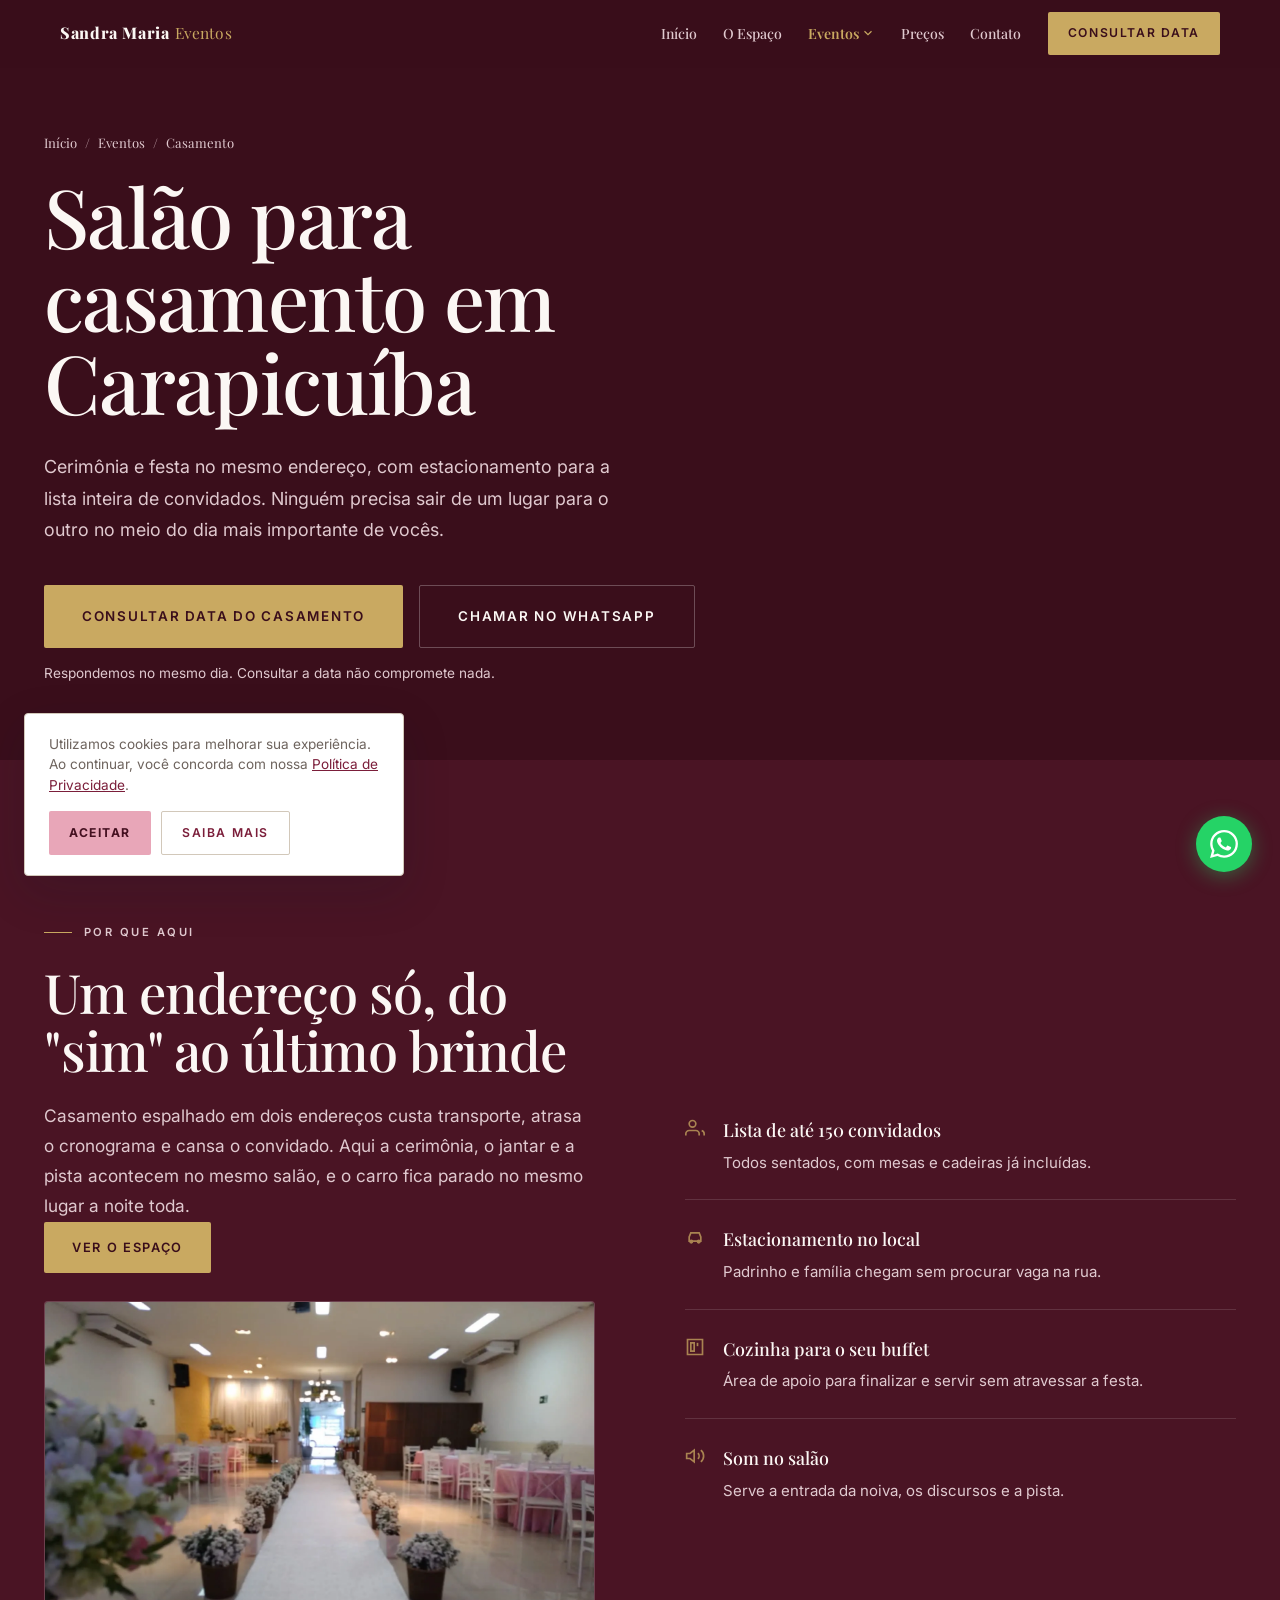
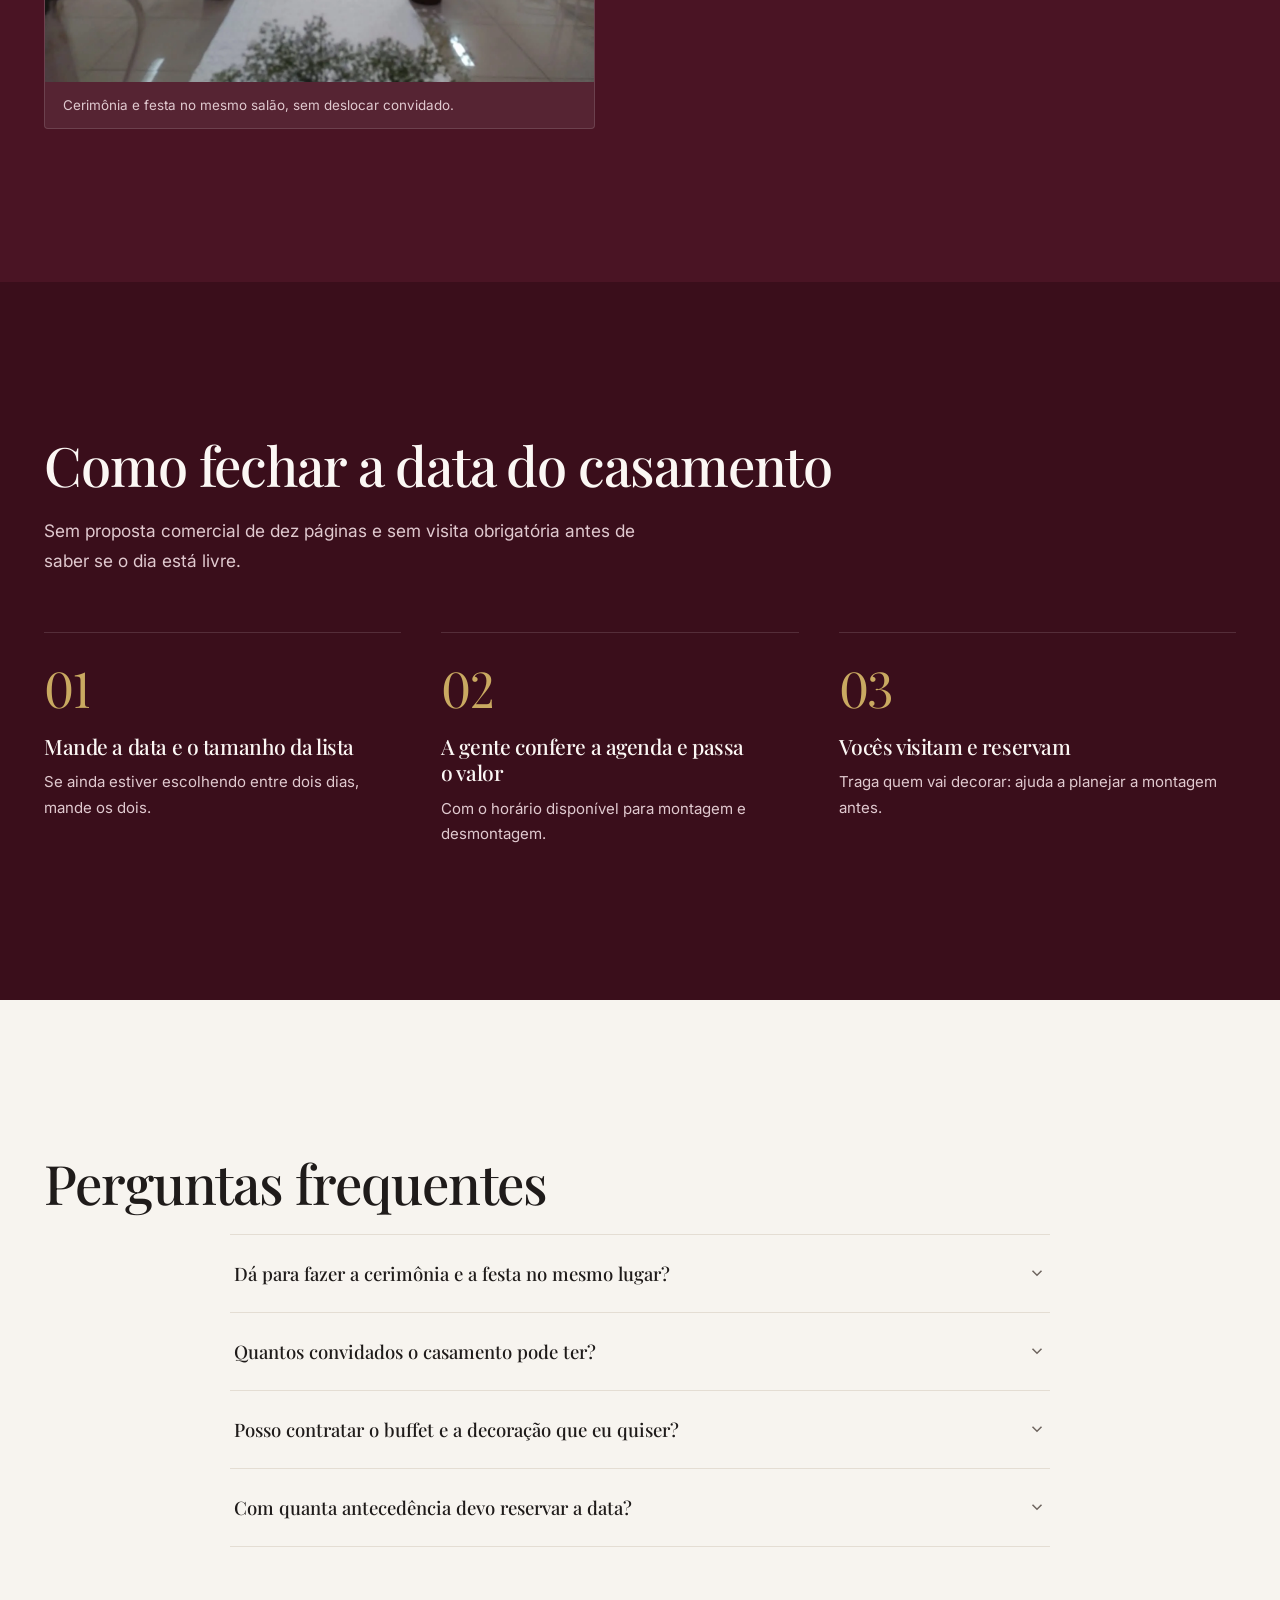
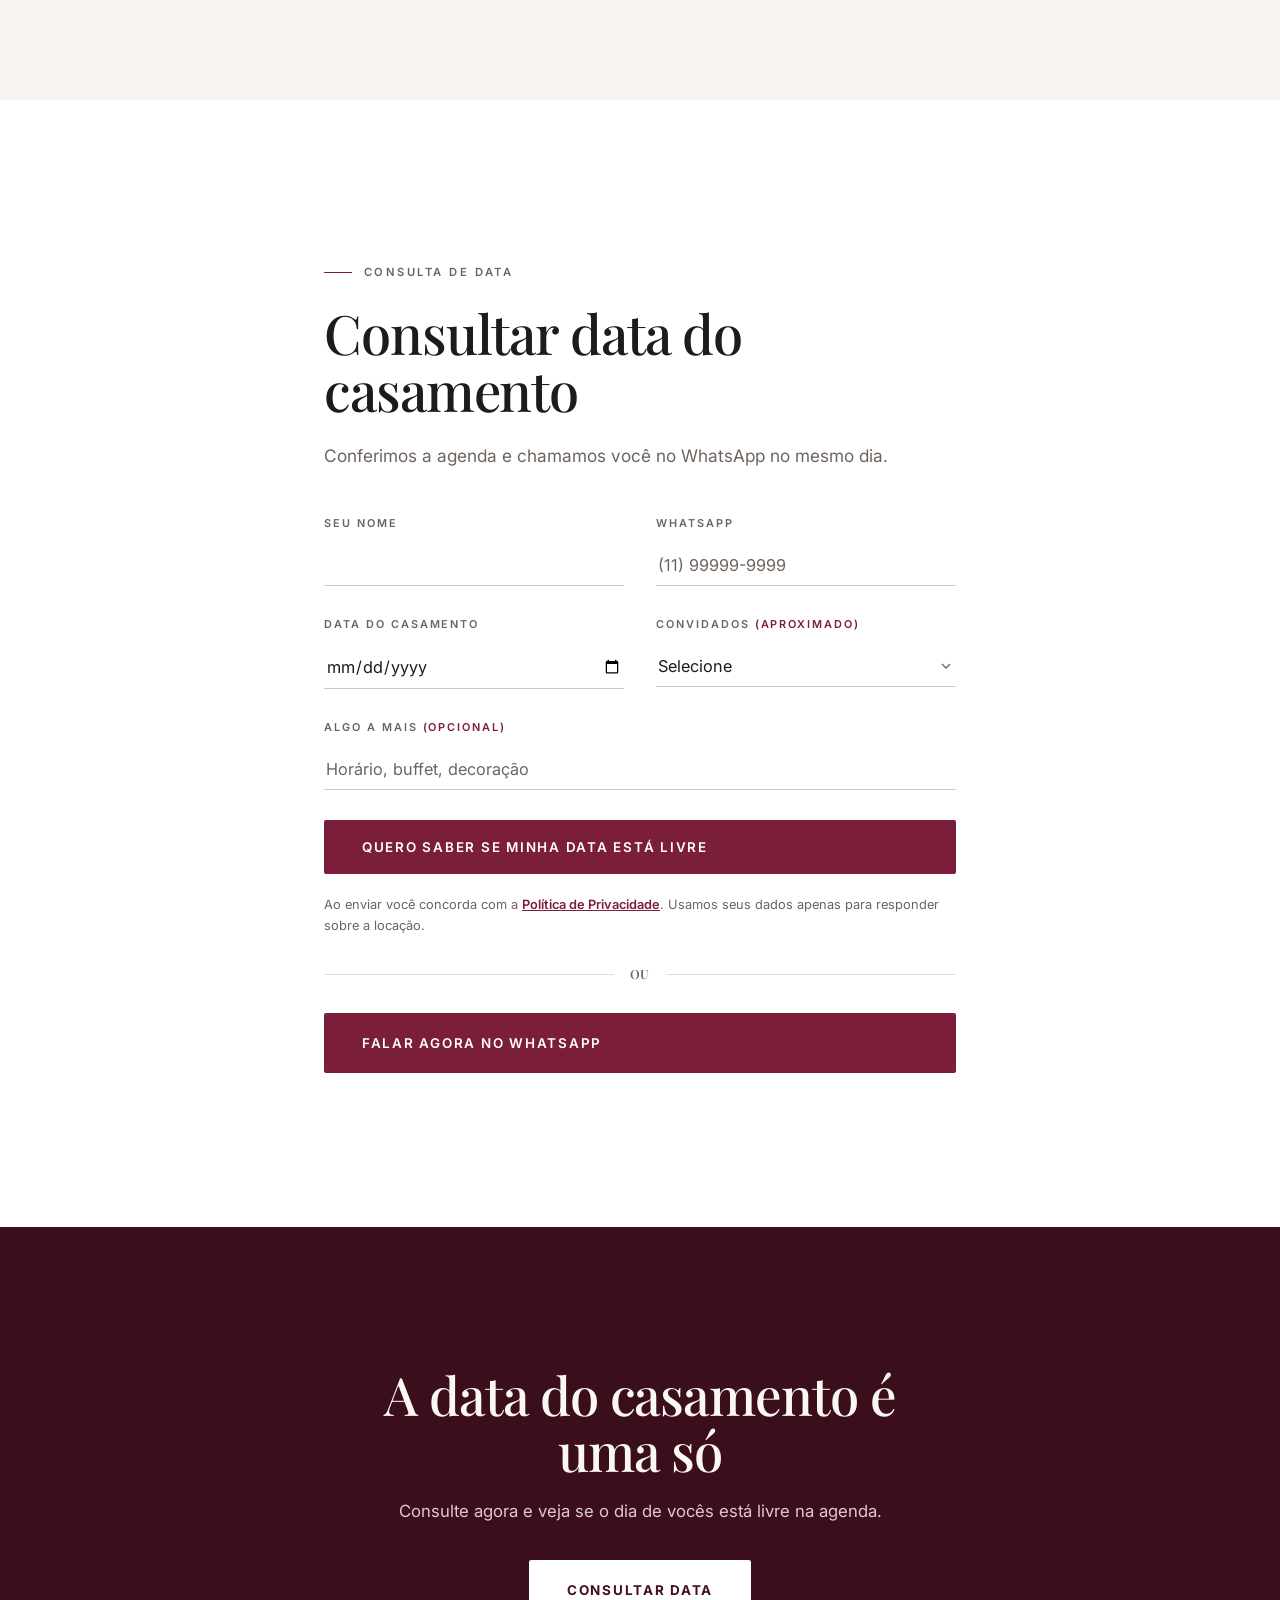
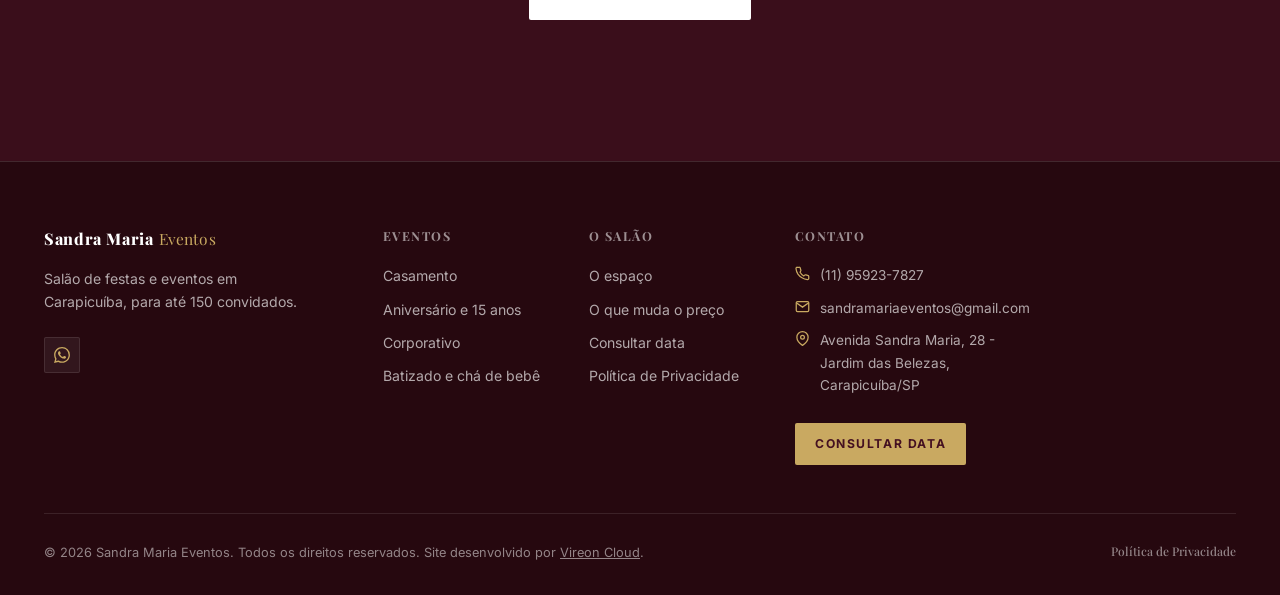
<file: eventos/casamento/index.html>
<!DOCTYPE html>
<html lang="pt-BR">
<head>
  <meta charset="UTF-8">
  <meta name="viewport" content="width=device-width, initial-scale=1.0">
  <meta name="description" content="Salão para casamento em Carapicuíba: cerimônia e festa no mesmo endereço, até 150 convidados, cozinha de apoio e estacionamento. Consulte sua data.">
  <meta name="theme-color" content="#7B1E3A">

  <link rel="icon" type="image/x-icon" href="/images/favicon.ico">
  <link rel="icon" type="image/svg+xml" href="/images/brand/favicon.svg">
  <link rel="icon" type="image/png" sizes="32x32" href="/images/favicon-32x32.png">
  <link rel="icon" type="image/png" sizes="16x16" href="/images/favicon-16x16.png">
  <link rel="icon" type="image/png" sizes="192x192" href="/images/favicon-192.png">
  <link rel="apple-touch-icon" sizes="180x180" href="/images/apple-touch-icon.png">
  <link rel="manifest" href="/site.webmanifest">

  <meta name="robots" content="index, follow">
  <title>Salão para Casamento em Carapicuíba | Sandra Maria</title>
  <link rel="canonical" href="https://sandramariaeventos.com.br/eventos/casamento">

  <meta property="og:type" content="website">
  <meta property="og:title" content="Salão para Casamento em Carapicuíba | Sandra Maria">
  <meta property="og:description" content="Cerimônia e festa no mesmo endereço, até 150 convidados, cozinha de apoio e estacionamento no local.">
  <meta property="og:url" content="https://sandramariaeventos.com.br/eventos/casamento">
  <meta property="og:site_name" content="Sandra Maria Eventos">
  <meta property="og:image" content="https://sandramariaeventos.com.br/images/og-image.png">
  <meta name="twitter:card" content="summary_large_image">
  <meta name="twitter:title" content="Salão para Casamento em Carapicuíba | Sandra Maria">
  <meta name="twitter:description" content="Cerimônia e festa no mesmo endereço, até 150 convidados, cozinha de apoio e estacionamento no local.">
  <meta name="twitter:image" content="https://sandramariaeventos.com.br/images/og-image.png">

  <link rel="preconnect" href="https://fonts.googleapis.com">
  <link rel="preload" as="style" href="https://fonts.googleapis.com/css2?family=Playfair+Display:wght@600;700;800;900&family=Inter:wght@400;500;600;700&display=swap">
  <link rel="preconnect" href="https://fonts.gstatic.com" crossorigin>
  <link rel="stylesheet" href="https://fonts.googleapis.com/css2?family=Playfair+Display:wght@600;700;800;900&family=Inter:wght@400;500;600;700&display=swap" media="print" onload="this.media='all'">
  <noscript><link rel="stylesheet" href="https://fonts.googleapis.com/css2?family=Playfair+Display:wght@600;700;800;900&family=Inter:wght@400;500;600;700&display=swap"></noscript>
  <link rel="stylesheet" href="/css/styles.css">

  <script type="application/ld+json">
  {
    "@context": "https://schema.org",
    "@type": "Service",
    "name": "Salão para casamento em Carapicuíba",
    "serviceType": "Locação de salão para casamento",
    "url": "https://sandramariaeventos.com.br/eventos/casamento",
    "description": "Locação do Salão Sandra Maria para casamento em Carapicuíba/SP: cerimônia e festa no mesmo endereço, até 150 convidados, mesas e cadeiras, cozinha de apoio, som e estacionamento.",
    "areaServed": "Carapicuíba, Barueri, Osasco, Jandira e região",
    "provider": {
      "@type": "LocalBusiness",
      "name": "Salão de Festas e Eventos Sandra Maria",
      "telephone": "+5511959237827",
      "email": "sandramariaeventos@gmail.com",
      "address": {
        "@type": "PostalAddress",
        "streetAddress": "Avenida Sandra Maria, 28 - Jardim das Belezas",
        "addressLocality": "Carapicuíba",
        "addressRegion": "SP",
        "addressCountry": "BR"
      }
    }
  }
  </script>
  <script type="application/ld+json">
  {
    "@context": "https://schema.org",
    "@type": "FAQPage",
    "mainEntity": [
      {
        "@type": "Question",
        "name": "Dá para fazer a cerimônia e a festa no mesmo lugar?",
        "acceptedAnswer": { "@type": "Answer", "text": "Dá. O salão é fechado e comporta a cerimônia e a recepção no mesmo endereço, sem deslocar os convidados no meio do dia." }
      },
      {
        "@type": "Question",
        "name": "Quantos convidados o casamento pode ter?",
        "acceptedAnswer": { "@type": "Answer", "text": "Até 150 pessoas sentadas, com mesas e cadeiras incluídas na locação." }
      },
      {
        "@type": "Question",
        "name": "Posso contratar o buffet e a decoração que eu quiser?",
        "acceptedAnswer": { "@type": "Answer", "text": "Pode. A cozinha e a área de apoio ficam à disposição do buffet que você escolher, e a decoração é montada por quem você contratar." }
      },
      {
        "@type": "Question",
        "name": "Com quanta antecedência devo reservar a data?",
        "acceptedAnswer": { "@type": "Answer", "text": "Sábado e véspera de feriado são as datas que enchem primeiro. Assim que tiver a data em mente, consulte a agenda pelo WhatsApp (11) 95923-7827." }
      }
    ]
  }
  </script>
</head>
<body>

<main>

<section class="page-hero">
  <div class="container">
    <div class="page-hero__content">
      <nav class="page-hero__breadcrumb" aria-label="Trilha de navegação">
        <a href="/">Início</a> <span>/</span> <a href="/eventos">Eventos</a> <span>/</span> Casamento
      </nav>
      <h1 class="hero__title">Salão para casamento em Carapicuíba</h1>
      <p class="hero__text">
        Cerimônia e festa no mesmo endereço, com estacionamento para a lista inteira de convidados.
        Ninguém precisa sair de um lugar para o outro no meio do dia mais importante de vocês.
      </p>
      <div class="hero__actions">
        <a href="#leadForm" class="btn btn--primary btn--lg">Consultar data do casamento</a>
        <a href="https://wa.me/5511959237827?text=Ol%C3%A1!%20Quero%20consultar%20uma%20data%20para%20casamento%20no%20sal%C3%A3o." target="_blank" rel="noopener" class="btn btn--ghost btn--lg">Chamar no WhatsApp</a>
      </div>
      <p style="margin-top:14px; font-size:0.85rem; color:var(--ds-text-muted);">
        Respondemos no mesmo dia. Consultar a data não compromete nada.
      </p>
    </div>
  </div>
</section>

<section class="section section--wine section--alt">
  <div class="container split">
    <div>
      <p class="section-label">POR QUE AQUI</p>
      <h2 class="section-title" style="text-align:left;">Um endereço só, do "sim" ao último brinde</h2>
      <p class="section-text" style="text-align:left; margin-left:0;">
        Casamento espalhado em dois endereços custa transporte, atrasa o cronograma e cansa o
        convidado. Aqui a cerimônia, o jantar e a pista acontecem no mesmo salão, e o carro
        fica parado no mesmo lugar a noite toda.
      </p>
      <a href="/espaco" class="btn btn--primary btn--md">Ver o espaço</a>
      <figure class="photo-frame" style="margin-top:28px;">
        <img src="/images/salao-passarela-cerimonia.webp" width="1600" height="1200" loading="lazy" decoding="async"
             alt="Passarela de cerimônia montada no salão, com vasos de flores e mesas decoradas ao lado">
        <figcaption>Cerimônia e festa no mesmo salão, sem deslocar convidado.</figcaption>
      </figure>
    </div>
    <div class="advantages-list">
      <div class="advantage-item">
        <div class="advantage-item__icon" aria-hidden="true">
          <svg width="20" height="20" viewBox="0 0 24 24" fill="none" stroke="currentColor" stroke-width="2"><path d="M17 21v-2a4 4 0 0 0-4-4H5a4 4 0 0 0-4 4v2"/><circle cx="9" cy="7" r="4"/><path d="M23 21v-2a4 4 0 0 0-3-3.87"/></svg>
        </div>
        <div><strong>Lista de até 150 convidados</strong><p>Todos sentados, com mesas e cadeiras já incluídas.</p></div>
      </div>
      <div class="advantage-item">
        <div class="advantage-item__icon" aria-hidden="true">
          <svg width="20" height="20" viewBox="0 0 24 24" fill="none" stroke="currentColor" stroke-width="2"><path d="M5 17h14v-5l-2-5H7l-2 5z"/><circle cx="7.5" cy="17.5" r="1.5"/><circle cx="16.5" cy="17.5" r="1.5"/></svg>
        </div>
        <div><strong>Estacionamento no local</strong><p>Padrinho e família chegam sem procurar vaga na rua.</p></div>
      </div>
      <div class="advantage-item">
        <div class="advantage-item__icon" aria-hidden="true">
          <svg width="20" height="20" viewBox="0 0 24 24" fill="none" stroke="currentColor" stroke-width="2"><path d="M3 3h18v18H3z"/><path d="M7 7h4v10H7z"/><path d="M15 7v4"/></svg>
        </div>
        <div><strong>Cozinha para o seu buffet</strong><p>Área de apoio para finalizar e servir sem atravessar a festa.</p></div>
      </div>
      <div class="advantage-item">
        <div class="advantage-item__icon" aria-hidden="true">
          <svg width="20" height="20" viewBox="0 0 24 24" fill="none" stroke="currentColor" stroke-width="2"><path d="M11 5 6 9H2v6h4l5 4z"/><path d="M15.5 8.5a5 5 0 0 1 0 7"/><path d="M19 5a9 9 0 0 1 0 14"/></svg>
        </div>
        <div><strong>Som no salão</strong><p>Serve a entrada da noiva, os discursos e a pista.</p></div>
      </div>
    </div>
  </div>
</section>

<section class="section section--wine">
  <div class="container">
    <h2 class="section-title">Como fechar a data do casamento</h2>
    <p class="section-text">Sem proposta comercial de dez páginas e sem visita obrigatória antes de saber se o dia está livre.</p>
    <div class="timeline" style="margin-top:56px;">
      <div class="timeline-item sr-up">
        <div class="timeline-item__dot"></div>
        <div class="timeline-item__content">
          <span class="timeline-item__year"><span class="sr-only">Passo </span>01</span>
          <h3 class="timeline-item__title">Mande a data e o tamanho da lista</h3>
          <p class="timeline-item__text">Se ainda estiver escolhendo entre dois dias, mande os dois.</p>
        </div>
      </div>
      <div class="timeline-item sr-up">
        <div class="timeline-item__dot"></div>
        <div class="timeline-item__content">
          <span class="timeline-item__year"><span class="sr-only">Passo </span>02</span>
          <h3 class="timeline-item__title">A gente confere a agenda e passa o valor</h3>
          <p class="timeline-item__text">Com o horário disponível para montagem e desmontagem.</p>
        </div>
      </div>
      <div class="timeline-item sr-up">
        <div class="timeline-item__dot"></div>
        <div class="timeline-item__content">
          <span class="timeline-item__year"><span class="sr-only">Passo </span>03</span>
          <h3 class="timeline-item__title">Vocês visitam e reservam</h3>
          <p class="timeline-item__text">Traga quem vai decorar: ajuda a planejar a montagem antes.</p>
        </div>
      </div>
    </div>
  </div>
</section>

<section class="section">
  <div class="container">
    <h2 class="section-title">Perguntas frequentes</h2>
    <div class="faq-list">
      <div class="faq-item">
        <button class="faq-question" aria-expanded="false">
          Dá para fazer a cerimônia e a festa no mesmo lugar?
          <svg width="18" height="18" viewBox="0 0 24 24" fill="none" stroke="currentColor" stroke-width="2"><polyline points="6 9 12 15 18 9"/></svg>
        </button>
        <div class="faq-answer"><div class="faq-answer__inner"><p>Dá. O salão é fechado e comporta a cerimônia e a recepção no mesmo endereço, sem deslocar os convidados no meio do dia.</p></div></div>
      </div>
      <div class="faq-item">
        <button class="faq-question" aria-expanded="false">
          Quantos convidados o casamento pode ter?
          <svg width="18" height="18" viewBox="0 0 24 24" fill="none" stroke="currentColor" stroke-width="2"><polyline points="6 9 12 15 18 9"/></svg>
        </button>
        <div class="faq-answer"><div class="faq-answer__inner"><p>Até 150 pessoas sentadas, com mesas e cadeiras incluídas na locação.</p></div></div>
      </div>
      <div class="faq-item">
        <button class="faq-question" aria-expanded="false">
          Posso contratar o buffet e a decoração que eu quiser?
          <svg width="18" height="18" viewBox="0 0 24 24" fill="none" stroke="currentColor" stroke-width="2"><polyline points="6 9 12 15 18 9"/></svg>
        </button>
        <div class="faq-answer"><div class="faq-answer__inner"><p>Pode. A cozinha e a área de apoio ficam à disposição do buffet que você escolher, e a decoração é montada por quem você contratar.</p></div></div>
      </div>
      <div class="faq-item">
        <button class="faq-question" aria-expanded="false">
          Com quanta antecedência devo reservar a data?
          <svg width="18" height="18" viewBox="0 0 24 24" fill="none" stroke="currentColor" stroke-width="2"><polyline points="6 9 12 15 18 9"/></svg>
        </button>
        <div class="faq-answer"><div class="faq-answer__inner"><p>Sábado e véspera de feriado são as datas que enchem primeiro. Assim que tiver a data em mente, consulte a agenda pelo WhatsApp (11) 95923-7827.</p></div></div>
      </div>
    </div>
  </div>
</section>

<section class="section section--alt" id="contato">
  <div class="container" style="max-width:680px;">
    <p class="section-label">CONSULTA DE DATA</p>
    <h2 class="section-title">Consultar data do casamento</h2>
    <p class="section-text">Conferimos a agenda e chamamos você no WhatsApp no mesmo dia.</p>

    <!-- TODO: trocar action="" pelo endpoint do Formspree quando o domínio estiver ativo. -->
    <form id="leadForm" action="" method="POST">
      <input type="hidden" name="origem" value="/eventos/casamento">
      <div class="form-row">
        <div class="form-group">
          <label class="form-label" for="lf_nome">Seu nome</label>
          <input class="form-input" id="lf_nome" name="nome" type="text" required autocomplete="name">
        </div>
        <div class="form-group">
          <label class="form-label" for="lf_whats">WhatsApp</label>
          <input class="form-input" id="lf_whats" name="whatsapp" type="tel" required autocomplete="tel" placeholder="(11) 99999-9999">
        </div>
      </div>
      <div class="form-row">
        <div class="form-group">
          <label class="form-label" for="lf_data">Data do casamento</label>
          <input class="form-input" id="lf_data" name="data" type="date" required>
        </div>
        <div class="form-group">
          <label class="form-label" for="lf_convidados">Convidados <span>(aproximado)</span></label>
          <select class="form-select" id="lf_convidados" name="convidados">
            <option value="">Selecione</option>
            <option>Até 50</option>
            <option>De 51 a 100</option>
            <option>De 101 a 150</option>
            <option>Ainda não sei</option>
          </select>
        </div>
      </div>
      <div class="form-group">
        <label class="form-label" for="lf_msg">Algo a mais <span>(opcional)</span></label>
        <input class="form-input" id="lf_msg" name="mensagem" type="text" placeholder="Horário, buffet, decoração">
      </div>
      <button type="submit" class="btn btn--primary btn--lg" style="width:100%;">Quero saber se minha data está livre</button>
      <p class="form-hint">
        Ao enviar você concorda com a <a href="/privacidade">Política de Privacidade</a>.
        Usamos seus dados apenas para responder sobre a locação.
      </p>
    </form>

    <div id="leadSuccess" style="display:none;">
      <p class="section-text">Recebido. Vamos conferir a agenda e chamar você no WhatsApp hoje mesmo. Se preferir adiantar, chame agora: (11) 95923-7827.</p>
    </div>

    <div class="or-divider"><span>ou</span></div>
    <a href="https://wa.me/5511959237827?text=Ol%C3%A1!%20Quero%20consultar%20uma%20data%20para%20casamento%20no%20sal%C3%A3o." target="_blank" rel="noopener" class="btn btn--primary btn--lg" style="width:100%;">Falar agora no WhatsApp</a>
  </div>
</section>

<section class="cta-banner">
  <div class="container">
    <div class="cta-banner__inner">
      <div class="cta-banner__text">
        <h2 class="cta-banner__title">A data do casamento é uma só</h2>
        <p>Consulte agora e veja se o dia de vocês está livre na agenda.</p>
      </div>
      <a href="#leadForm" class="btn btn--white btn--lg">Consultar data</a>
    </div>
  </div>
</section>

</main>

<script src="/js/components.js"></script>
<script>
  initShared('/eventos/casamento');
  initFAQ();
  initContactForm('leadForm', 'leadSuccess');
</script>
</body>
</html>
</file>
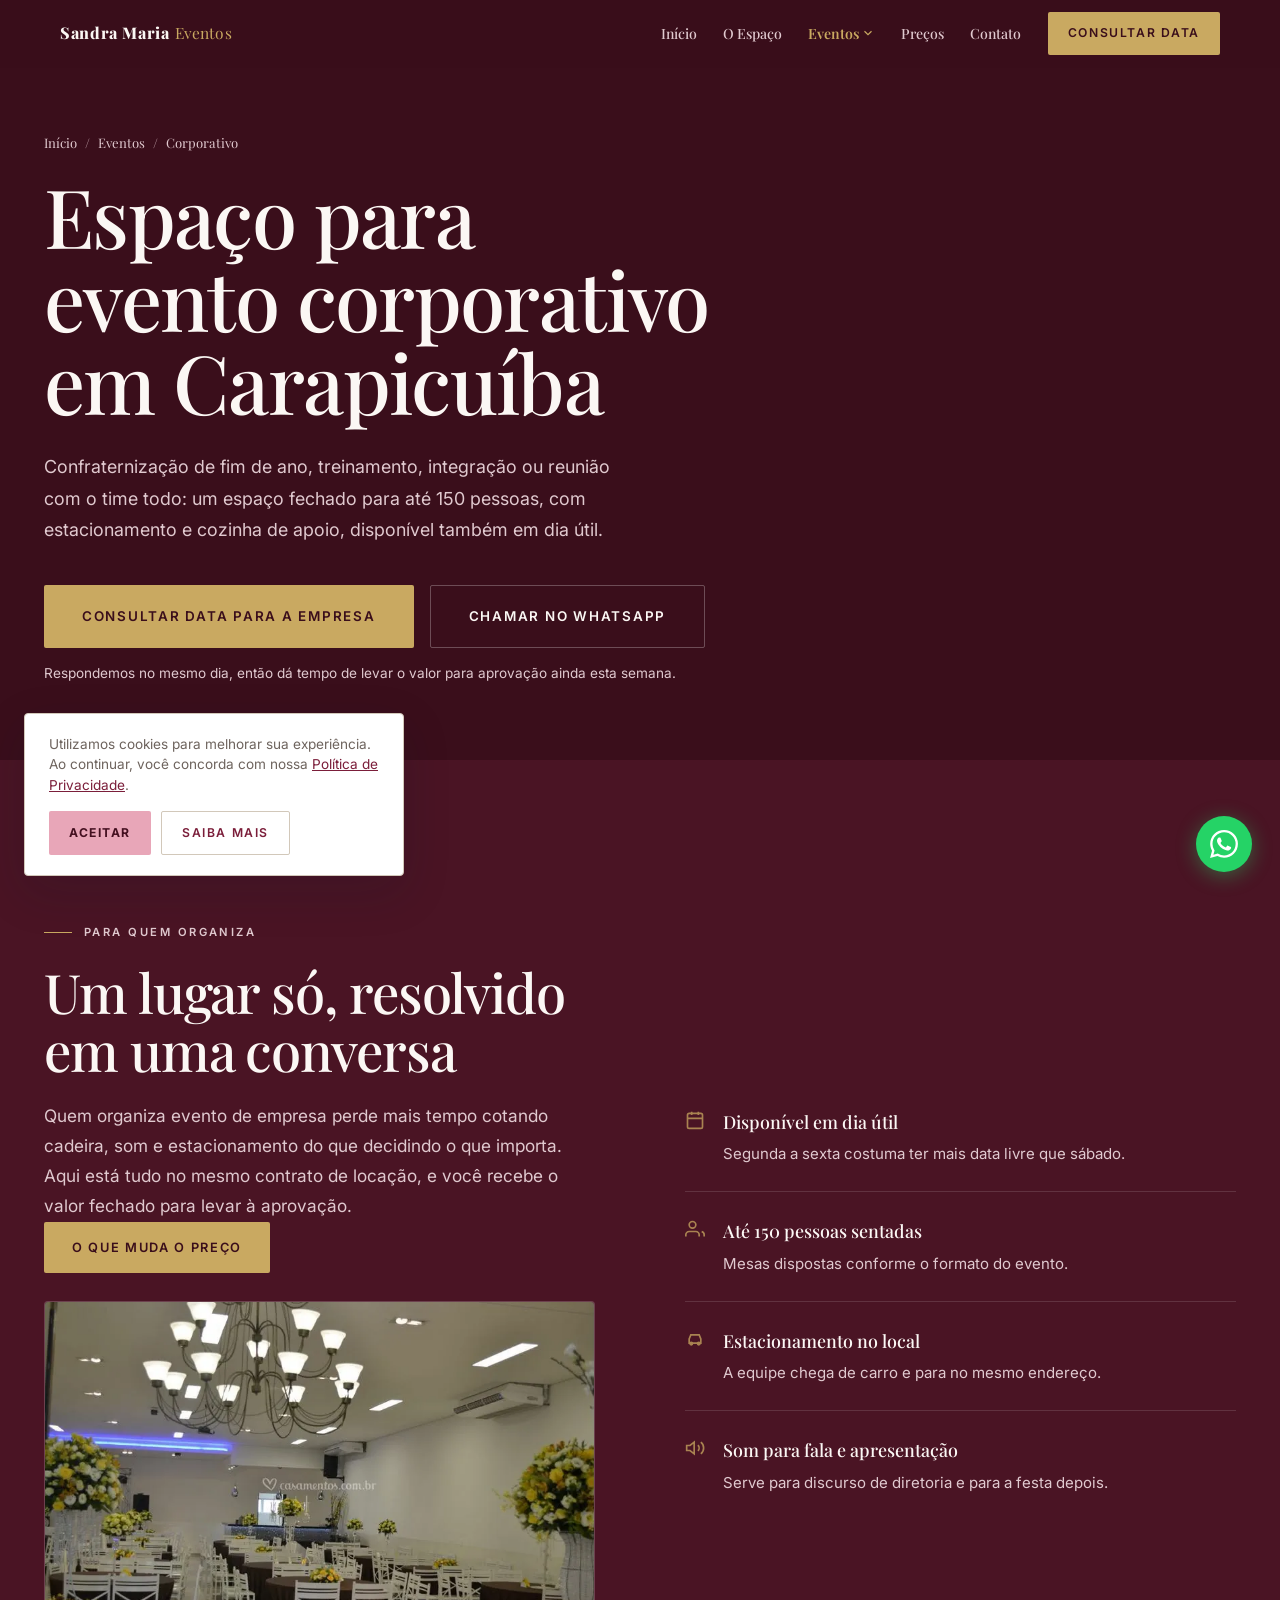
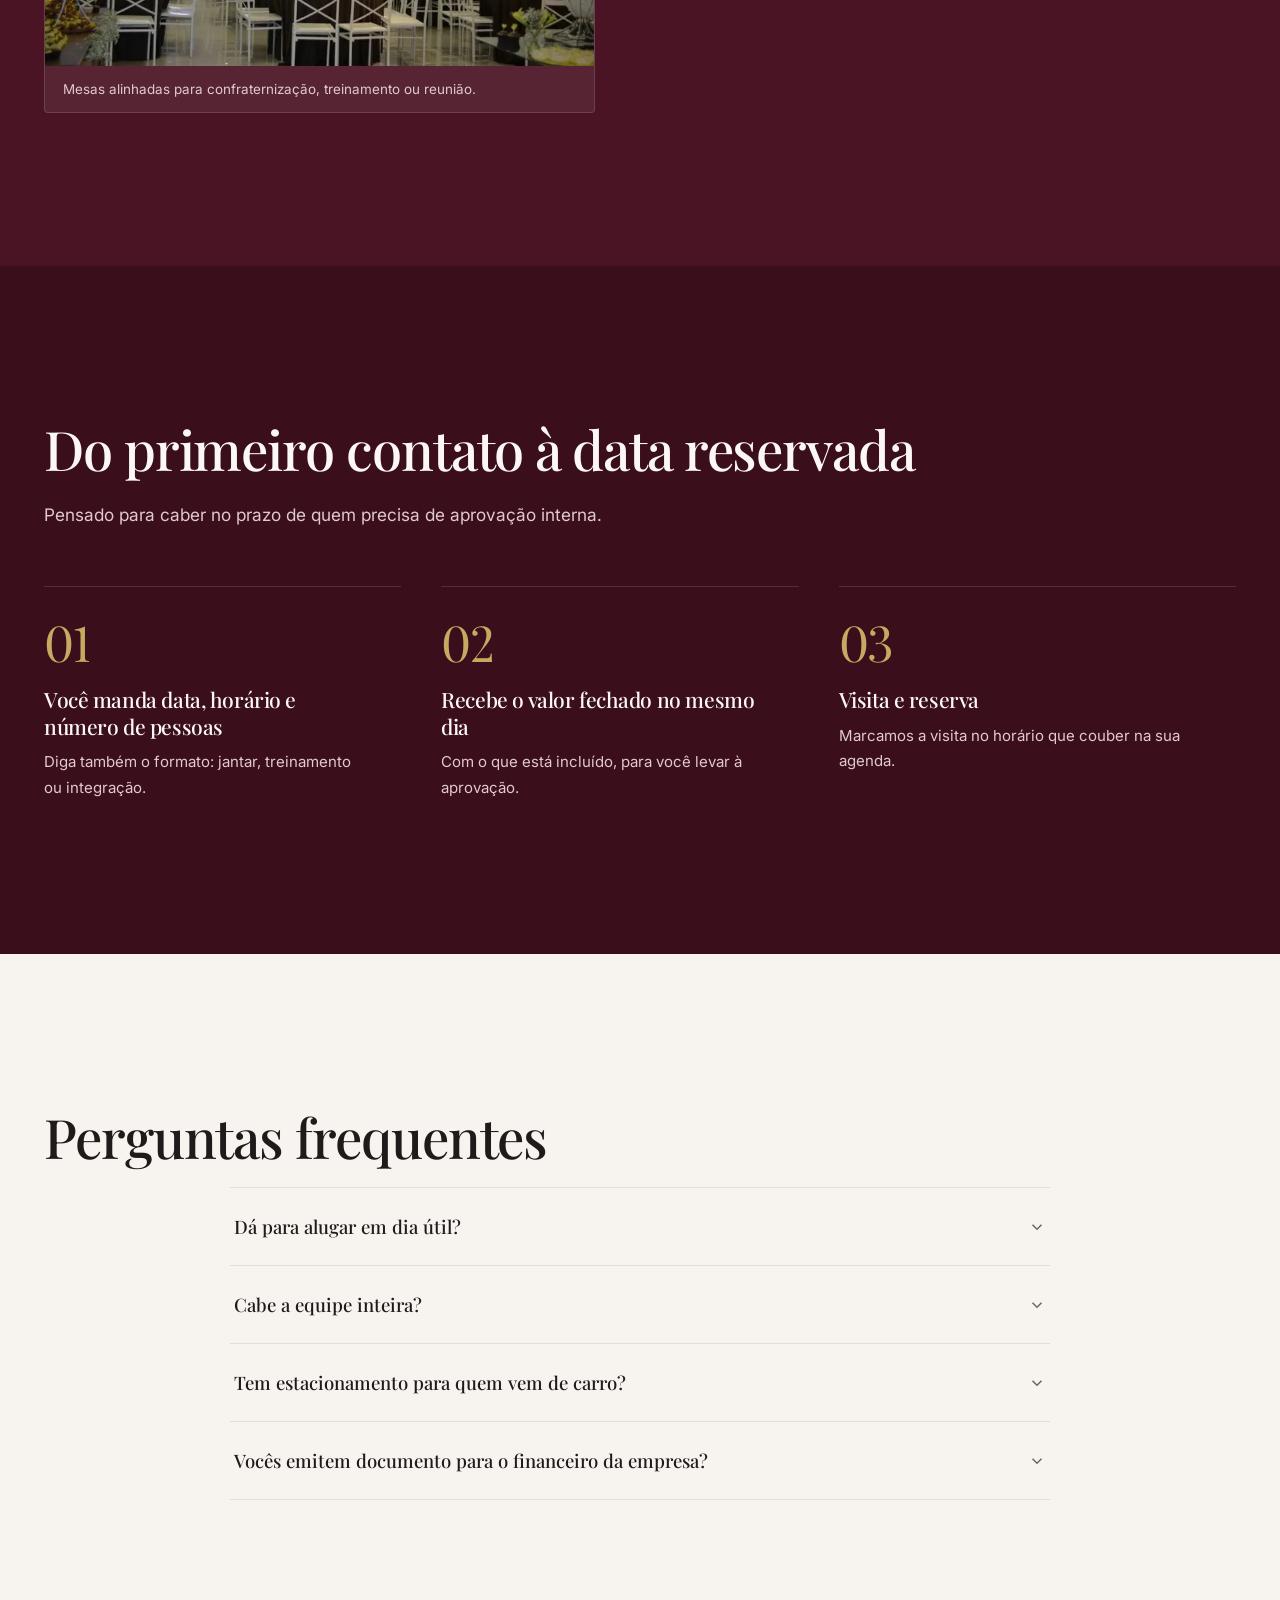
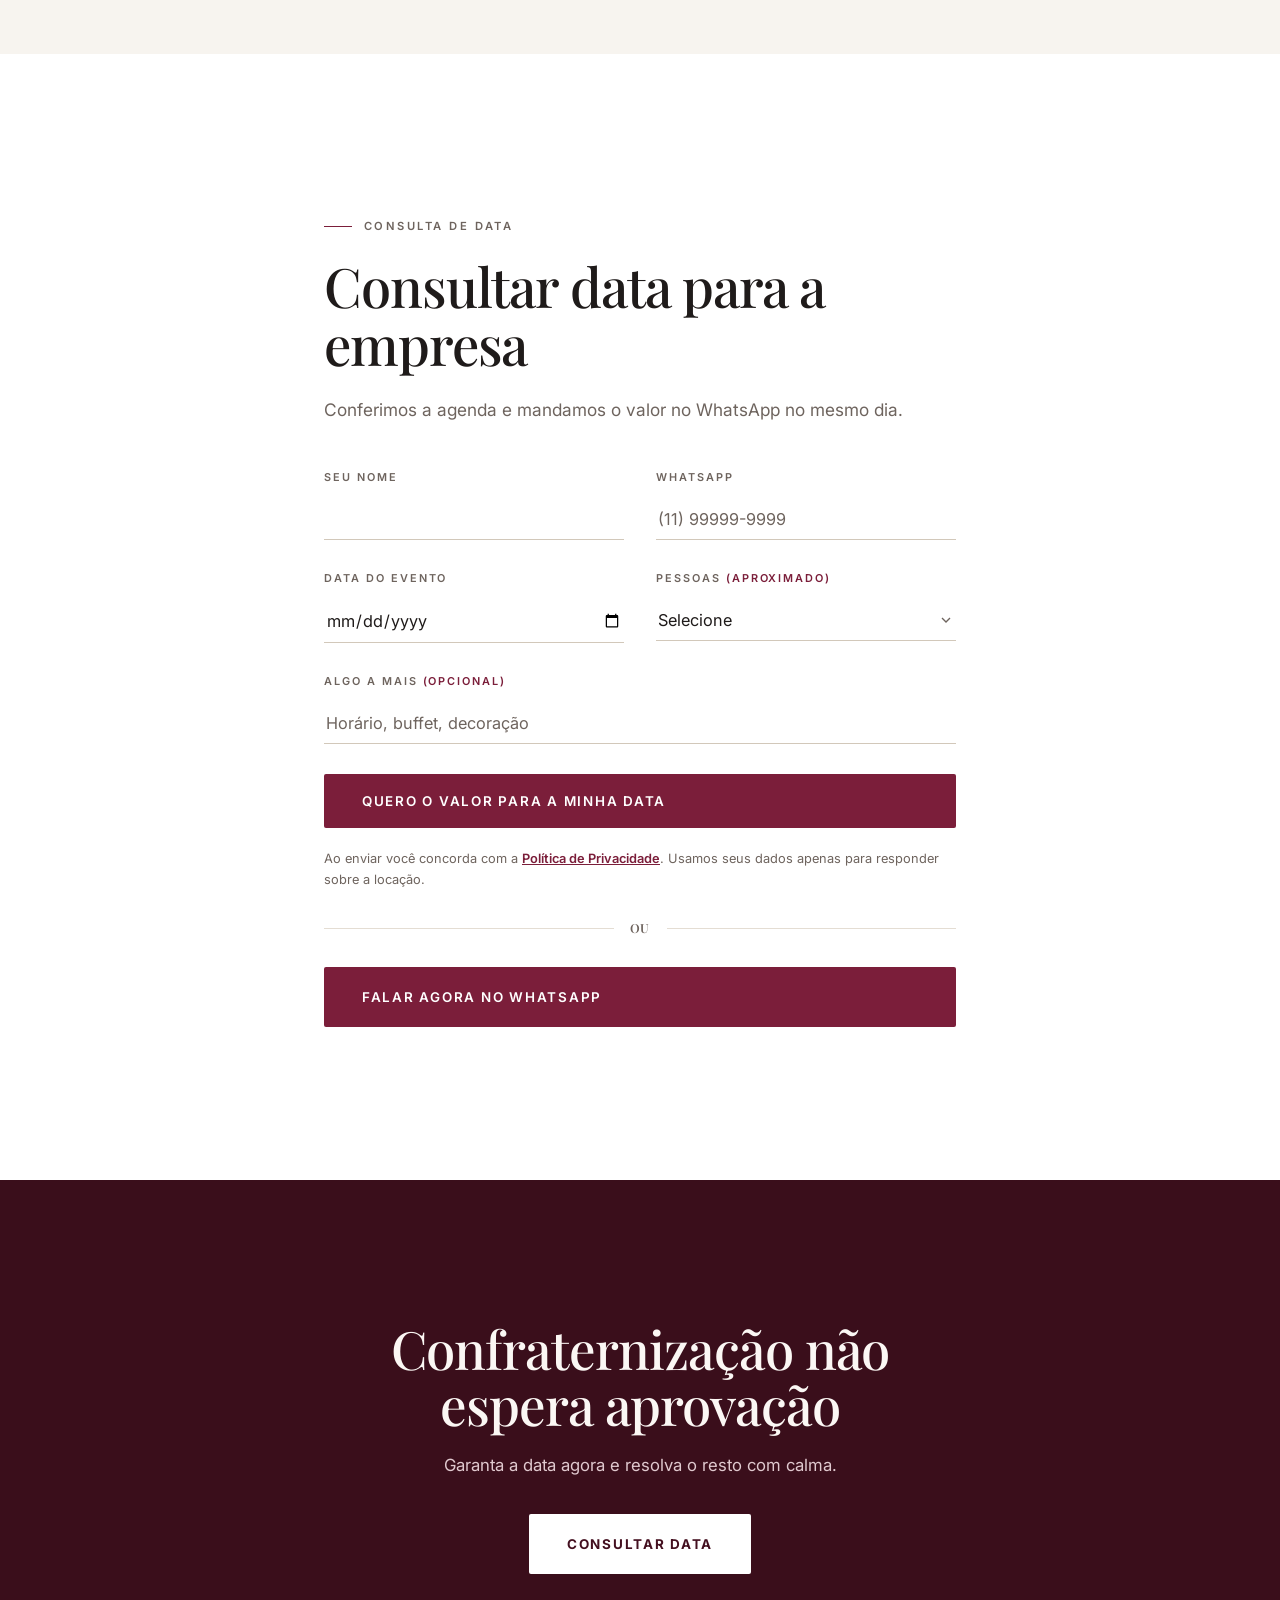
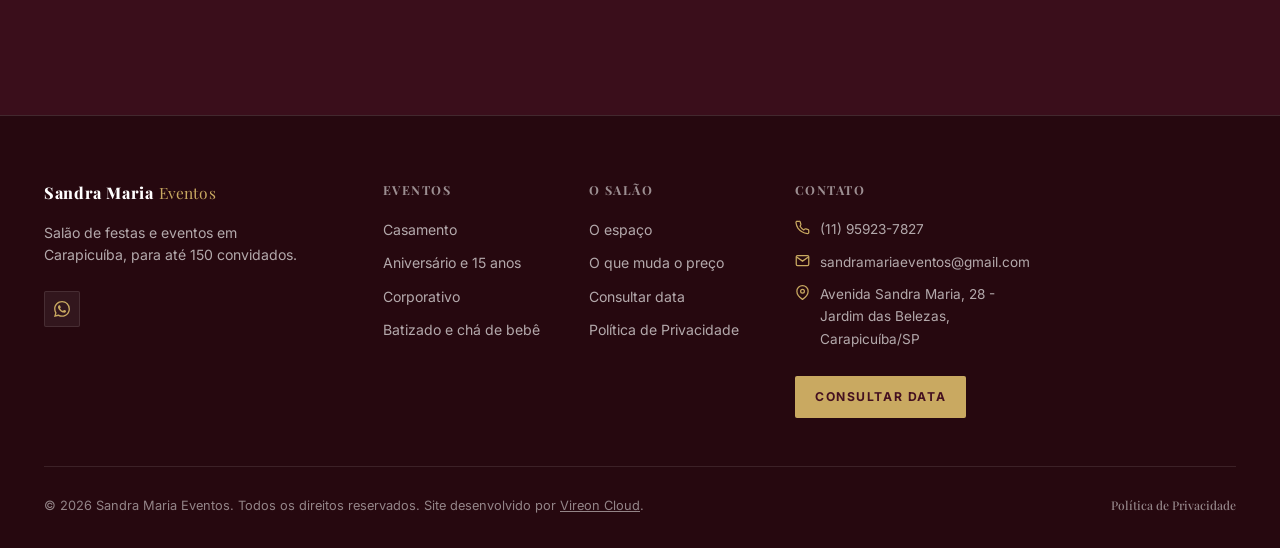
<file: eventos/corporativo/index.html>
<!DOCTYPE html>
<html lang="pt-BR">
<head>
  <meta charset="UTF-8">
  <meta name="viewport" content="width=device-width, initial-scale=1.0">
  <meta name="description" content="Espaço para evento corporativo em Carapicuíba: confraternização, treinamento e reunião para até 150 pessoas, com estacionamento e cozinha de apoio.">
  <meta name="theme-color" content="#7B1E3A">

  <link rel="icon" type="image/x-icon" href="/images/favicon.ico">
  <link rel="icon" type="image/svg+xml" href="/images/brand/favicon.svg">
  <link rel="icon" type="image/png" sizes="32x32" href="/images/favicon-32x32.png">
  <link rel="icon" type="image/png" sizes="16x16" href="/images/favicon-16x16.png">
  <link rel="icon" type="image/png" sizes="192x192" href="/images/favicon-192.png">
  <link rel="apple-touch-icon" sizes="180x180" href="/images/apple-touch-icon.png">
  <link rel="manifest" href="/site.webmanifest">

  <meta name="robots" content="index, follow">
  <title>Espaço para Evento Corporativo em Carapicuíba</title>
  <link rel="canonical" href="https://sandramariaeventos.com.br/eventos/corporativo">

  <meta property="og:type" content="website">
  <meta property="og:title" content="Espaço para Evento Corporativo em Carapicuíba">
  <meta property="og:description" content="Confraternização, treinamento e reunião de equipe para até 150 pessoas, inclusive em dia útil.">
  <meta property="og:url" content="https://sandramariaeventos.com.br/eventos/corporativo">
  <meta property="og:site_name" content="Sandra Maria Eventos">
  <meta property="og:image" content="https://sandramariaeventos.com.br/images/og-image.png">
  <meta name="twitter:card" content="summary_large_image">
  <meta name="twitter:title" content="Espaço para Evento Corporativo em Carapicuíba">
  <meta name="twitter:description" content="Confraternização, treinamento e reunião de equipe para até 150 pessoas, inclusive em dia útil.">
  <meta name="twitter:image" content="https://sandramariaeventos.com.br/images/og-image.png">

  <link rel="preconnect" href="https://fonts.googleapis.com">
  <link rel="preload" as="style" href="https://fonts.googleapis.com/css2?family=Playfair+Display:wght@600;700;800;900&family=Inter:wght@400;500;600;700&display=swap">
  <link rel="preconnect" href="https://fonts.gstatic.com" crossorigin>
  <link rel="stylesheet" href="https://fonts.googleapis.com/css2?family=Playfair+Display:wght@600;700;800;900&family=Inter:wght@400;500;600;700&display=swap" media="print" onload="this.media='all'">
  <noscript><link rel="stylesheet" href="https://fonts.googleapis.com/css2?family=Playfair+Display:wght@600;700;800;900&family=Inter:wght@400;500;600;700&display=swap"></noscript>
  <link rel="stylesheet" href="/css/styles.css">

  <script type="application/ld+json">
  {
    "@context": "https://schema.org",
    "@type": "Service",
    "name": "Espaço para evento corporativo em Carapicuíba",
    "serviceType": "Locação de espaço para evento corporativo",
    "url": "https://sandramariaeventos.com.br/eventos/corporativo",
    "description": "Locação do Salão Sandra Maria em Carapicuíba/SP para confraternização de empresa, treinamento e reunião de equipe: até 150 pessoas, mesas e cadeiras, cozinha de apoio, som e estacionamento.",
    "areaServed": "Carapicuíba, Barueri, Osasco, Jandira e região",
    "provider": {
      "@type": "LocalBusiness",
      "name": "Salão de Festas e Eventos Sandra Maria",
      "telephone": "+5511959237827",
      "email": "sandramariaeventos@gmail.com",
      "address": {
        "@type": "PostalAddress",
        "streetAddress": "Avenida Sandra Maria, 28 - Jardim das Belezas",
        "addressLocality": "Carapicuíba",
        "addressRegion": "SP",
        "addressCountry": "BR"
      }
    }
  }
  </script>
  <script type="application/ld+json">
  {
    "@context": "https://schema.org",
    "@type": "FAQPage",
    "mainEntity": [
      {
        "@type": "Question",
        "name": "Dá para alugar em dia útil?",
        "acceptedAnswer": { "@type": "Answer", "text": "Dá. Qualquer dia do mês pode ser locado, e dia útil é justamente quando há mais data livre para evento de empresa." }
      },
      {
        "@type": "Question",
        "name": "Cabe a equipe inteira?",
        "acceptedAnswer": { "@type": "Answer", "text": "O salão recebe até 150 pessoas sentadas, com mesas e cadeiras incluídas. A disposição das mesas é montada conforme o formato do seu evento." }
      },
      {
        "@type": "Question",
        "name": "Tem estacionamento para quem vem de carro?",
        "acceptedAnswer": { "@type": "Answer", "text": "Tem estacionamento no próprio endereço do evento, na Avenida Sandra Maria, 28, em Carapicuíba." }
      },
      {
        "@type": "Question",
        "name": "Vocês emitem documento para o financeiro da empresa?",
        "acceptedAnswer": { "@type": "Answer", "text": "Combinamos a documentação da locação junto com o orçamento. Diga no primeiro contato o que o seu financeiro exige e já acertamos isso antes de fechar a data." }
      }
    ]
  }
  </script>
</head>
<body>

<main>

<section class="page-hero">
  <div class="container">
    <div class="page-hero__content">
      <nav class="page-hero__breadcrumb" aria-label="Trilha de navegação">
        <a href="/">Início</a> <span>/</span> <a href="/eventos">Eventos</a> <span>/</span> Corporativo
      </nav>
      <h1 class="hero__title">Espaço para evento corporativo em Carapicuíba</h1>
      <p class="hero__text">
        Confraternização de fim de ano, treinamento, integração ou reunião com o time todo:
        um espaço fechado para até 150 pessoas, com estacionamento e cozinha de apoio,
        disponível também em dia útil.
      </p>
      <div class="hero__actions">
        <a href="#leadForm" class="btn btn--primary btn--lg">Consultar data para a empresa</a>
        <a href="https://wa.me/5511959237827?text=Ol%C3%A1!%20Quero%20consultar%20uma%20data%20para%20evento%20corporativo." target="_blank" rel="noopener" class="btn btn--ghost btn--lg">Chamar no WhatsApp</a>
      </div>
      <p style="margin-top:14px; font-size:0.85rem; color:var(--ds-text-muted);">
        Respondemos no mesmo dia, então dá tempo de levar o valor para aprovação ainda esta semana.
      </p>
    </div>
  </div>
</section>

<section class="section section--wine section--alt">
  <div class="container split">
    <div>
      <p class="section-label">PARA QUEM ORGANIZA</p>
      <h2 class="section-title" style="text-align:left;">Um lugar só, resolvido em uma conversa</h2>
      <p class="section-text" style="text-align:left; margin-left:0;">
        Quem organiza evento de empresa perde mais tempo cotando cadeira, som e estacionamento
        do que decidindo o que importa. Aqui está tudo no mesmo contrato de locação, e você
        recebe o valor fechado para levar à aprovação.
      </p>
      <a href="/precos" class="btn btn--primary btn--md">O que muda o preço</a>
      <figure class="photo-frame" style="margin-top:28px;">
        <img src="/images/salao-mesas-lustre.webp" width="815" height="540" loading="lazy" decoding="async"
             alt="Salão com mesas retangulares alinhadas e cadeiras brancas, pronto para receber um grupo grande">
        <figcaption>Mesas alinhadas para confraternização, treinamento ou reunião.</figcaption>
      </figure>
    </div>
    <div class="advantages-list">
      <div class="advantage-item">
        <div class="advantage-item__icon" aria-hidden="true">
          <svg width="20" height="20" viewBox="0 0 24 24" fill="none" stroke="currentColor" stroke-width="2"><rect x="3" y="4" width="18" height="18" rx="2"/><path d="M16 2v4M8 2v4M3 10h18"/></svg>
        </div>
        <div><strong>Disponível em dia útil</strong><p>Segunda a sexta costuma ter mais data livre que sábado.</p></div>
      </div>
      <div class="advantage-item">
        <div class="advantage-item__icon" aria-hidden="true">
          <svg width="20" height="20" viewBox="0 0 24 24" fill="none" stroke="currentColor" stroke-width="2"><path d="M17 21v-2a4 4 0 0 0-4-4H5a4 4 0 0 0-4 4v2"/><circle cx="9" cy="7" r="4"/><path d="M23 21v-2a4 4 0 0 0-3-3.87"/></svg>
        </div>
        <div><strong>Até 150 pessoas sentadas</strong><p>Mesas dispostas conforme o formato do evento.</p></div>
      </div>
      <div class="advantage-item">
        <div class="advantage-item__icon" aria-hidden="true">
          <svg width="20" height="20" viewBox="0 0 24 24" fill="none" stroke="currentColor" stroke-width="2"><path d="M5 17h14v-5l-2-5H7l-2 5z"/><circle cx="7.5" cy="17.5" r="1.5"/><circle cx="16.5" cy="17.5" r="1.5"/></svg>
        </div>
        <div><strong>Estacionamento no local</strong><p>A equipe chega de carro e para no mesmo endereço.</p></div>
      </div>
      <div class="advantage-item">
        <div class="advantage-item__icon" aria-hidden="true">
          <svg width="20" height="20" viewBox="0 0 24 24" fill="none" stroke="currentColor" stroke-width="2"><path d="M11 5 6 9H2v6h4l5 4z"/><path d="M15.5 8.5a5 5 0 0 1 0 7"/><path d="M19 5a9 9 0 0 1 0 14"/></svg>
        </div>
        <div><strong>Som para fala e apresentação</strong><p>Serve para discurso de diretoria e para a festa depois.</p></div>
      </div>
    </div>
  </div>
</section>

<section class="section section--wine">
  <div class="container">
    <h2 class="section-title">Do primeiro contato à data reservada</h2>
    <p class="section-text">Pensado para caber no prazo de quem precisa de aprovação interna.</p>
    <div class="timeline" style="margin-top:56px;">
      <div class="timeline-item sr-up">
        <div class="timeline-item__dot"></div>
        <div class="timeline-item__content">
          <span class="timeline-item__year"><span class="sr-only">Passo </span>01</span>
          <h3 class="timeline-item__title">Você manda data, horário e número de pessoas</h3>
          <p class="timeline-item__text">Diga também o formato: jantar, treinamento ou integração.</p>
        </div>
      </div>
      <div class="timeline-item sr-up">
        <div class="timeline-item__dot"></div>
        <div class="timeline-item__content">
          <span class="timeline-item__year"><span class="sr-only">Passo </span>02</span>
          <h3 class="timeline-item__title">Recebe o valor fechado no mesmo dia</h3>
          <p class="timeline-item__text">Com o que está incluído, para você levar à aprovação.</p>
        </div>
      </div>
      <div class="timeline-item sr-up">
        <div class="timeline-item__dot"></div>
        <div class="timeline-item__content">
          <span class="timeline-item__year"><span class="sr-only">Passo </span>03</span>
          <h3 class="timeline-item__title">Visita e reserva</h3>
          <p class="timeline-item__text">Marcamos a visita no horário que couber na sua agenda.</p>
        </div>
      </div>
    </div>
  </div>
</section>

<section class="section">
  <div class="container">
    <h2 class="section-title">Perguntas frequentes</h2>
    <div class="faq-list">
      <div class="faq-item">
        <button class="faq-question" aria-expanded="false">
          Dá para alugar em dia útil?
          <svg width="18" height="18" viewBox="0 0 24 24" fill="none" stroke="currentColor" stroke-width="2"><polyline points="6 9 12 15 18 9"/></svg>
        </button>
        <div class="faq-answer"><div class="faq-answer__inner"><p>Dá. Qualquer dia do mês pode ser locado, e dia útil é justamente quando há mais data livre para evento de empresa.</p></div></div>
      </div>
      <div class="faq-item">
        <button class="faq-question" aria-expanded="false">
          Cabe a equipe inteira?
          <svg width="18" height="18" viewBox="0 0 24 24" fill="none" stroke="currentColor" stroke-width="2"><polyline points="6 9 12 15 18 9"/></svg>
        </button>
        <div class="faq-answer"><div class="faq-answer__inner"><p>O salão recebe até 150 pessoas sentadas, com mesas e cadeiras incluídas. A disposição das mesas é montada conforme o formato do seu evento.</p></div></div>
      </div>
      <div class="faq-item">
        <button class="faq-question" aria-expanded="false">
          Tem estacionamento para quem vem de carro?
          <svg width="18" height="18" viewBox="0 0 24 24" fill="none" stroke="currentColor" stroke-width="2"><polyline points="6 9 12 15 18 9"/></svg>
        </button>
        <div class="faq-answer"><div class="faq-answer__inner"><p>Tem estacionamento no próprio endereço do evento, na Avenida Sandra Maria, 28, em Carapicuíba.</p></div></div>
      </div>
      <div class="faq-item">
        <button class="faq-question" aria-expanded="false">
          Vocês emitem documento para o financeiro da empresa?
          <svg width="18" height="18" viewBox="0 0 24 24" fill="none" stroke="currentColor" stroke-width="2"><polyline points="6 9 12 15 18 9"/></svg>
        </button>
        <div class="faq-answer"><div class="faq-answer__inner"><p>Combinamos a documentação da locação junto com o orçamento. Diga no primeiro contato o que o seu financeiro exige e já acertamos isso antes de fechar a data.</p></div></div>
      </div>
    </div>
  </div>
</section>

<section class="section section--alt" id="contato">
  <div class="container" style="max-width:680px;">
    <p class="section-label">CONSULTA DE DATA</p>
    <h2 class="section-title">Consultar data para a empresa</h2>
    <p class="section-text">Conferimos a agenda e mandamos o valor no WhatsApp no mesmo dia.</p>

    <!-- TODO: trocar action="" pelo endpoint do Formspree quando o domínio estiver ativo. -->
    <form id="leadForm" action="" method="POST">
      <input type="hidden" name="origem" value="/eventos/corporativo">
      <div class="form-row">
        <div class="form-group">
          <label class="form-label" for="lf_nome">Seu nome</label>
          <input class="form-input" id="lf_nome" name="nome" type="text" required autocomplete="name">
        </div>
        <div class="form-group">
          <label class="form-label" for="lf_whats">WhatsApp</label>
          <input class="form-input" id="lf_whats" name="whatsapp" type="tel" required autocomplete="tel" placeholder="(11) 99999-9999">
        </div>
      </div>
      <div class="form-row">
        <div class="form-group">
          <label class="form-label" for="lf_data">Data do evento</label>
          <input class="form-input" id="lf_data" name="data" type="date" required>
        </div>
        <div class="form-group">
          <label class="form-label" for="lf_pessoas">Pessoas <span>(aproximado)</span></label>
          <select class="form-select" id="lf_pessoas" name="pessoas">
            <option value="">Selecione</option>
            <option>Até 50</option>
            <option>De 51 a 100</option>
            <option>De 101 a 150</option>
            <option>Ainda não sei</option>
          </select>
        </div>
      </div>
      <div class="form-group">
        <label class="form-label" for="lf_msg">Algo a mais <span>(opcional)</span></label>
        <input class="form-input" id="lf_msg" name="mensagem" type="text" placeholder="Horário, buffet, decoração">
      </div>
      <button type="submit" class="btn btn--primary btn--lg" style="width:100%;">Quero o valor para a minha data</button>
      <p class="form-hint">
        Ao enviar você concorda com a <a href="/privacidade">Política de Privacidade</a>.
        Usamos seus dados apenas para responder sobre a locação.
      </p>
    </form>

    <div id="leadSuccess" style="display:none;">
      <p class="section-text">Recebido. Vamos conferir a agenda e mandar o valor no seu WhatsApp hoje mesmo. Se preferir adiantar, chame agora: (11) 95923-7827.</p>
    </div>

    <div class="or-divider"><span>ou</span></div>
    <a href="https://wa.me/5511959237827?text=Ol%C3%A1!%20Quero%20consultar%20uma%20data%20para%20evento%20corporativo." target="_blank" rel="noopener" class="btn btn--primary btn--lg" style="width:100%;">Falar agora no WhatsApp</a>
  </div>
</section>

<section class="cta-banner">
  <div class="container">
    <div class="cta-banner__inner">
      <div class="cta-banner__text">
        <h2 class="cta-banner__title">Confraternização não espera aprovação</h2>
        <p>Garanta a data agora e resolva o resto com calma.</p>
      </div>
      <a href="#leadForm" class="btn btn--white btn--lg">Consultar data</a>
    </div>
  </div>
</section>

</main>

<script src="/js/components.js"></script>
<script>
  initShared('/eventos/corporativo');
  initFAQ();
  initContactForm('leadForm', 'leadSuccess');
</script>
</body>
</html>
</file>
<file: css/styles.css>
/* ============================================================
   Sandra Maria Eventos — Design System
   Display: Playfair Display · Body: Inter

   Direção: editorial residencial. O fundo é areia, a fotografia é a
   protagonista e o vinho da marca aparece como acento (botão, fio,
   link), nunca como área grande. Vinho profundo só no fechamento
   escuro da página e no rodapé.

   Nenhum valor de marca aparece fora do :root abaixo. Para reskin,
   troque só os tokens — o resto do arquivo é estrutura.
   ============================================================ */

:root {
  /* Fundos (light) */
  --ds-bg:          #F7F4EF;   /* areia: fundo padrão */
  --ds-bg-alt:      #FFFFFF;   /* branco: seções alternadas */
  /* Tons profundos — fechamento escuro, footer e CTA banner */
  --ds-navy:        #441020;
  --ds-navy-light:  #691931;
  /* Acentuação */
  --ds-blue:        #441020;
  --ds-blue-bright: #7B1E3A;
  --ds-cyan:        #7B1E3A;   /* protagonista em fundo claro */
  --ds-mint:        #7B1E3A;
  --ds-mint-dim:    rgba(123,30,58,0.06);
  --ds-mint-glow:   rgba(123,30,58,0.20);
  /* Texto (light). #6E645E sobre a areia dá 5.3:1, passa WCAG AA. */
  --ds-text:        #1F1B1A;   /* carvão, não preto puro */
  --ds-text-muted:  #6E645E;   /* pedra */
  --ds-text-dim:    #6E645E;
  /* Bordas: fio fino de areia, nunca contorno de card */
  --ds-border:      #E4DDD3;
  --ds-border-mid:  #D2C8BA;
  /* Superfícies */
  --ds-card-bg:     #FFFFFF;
  --ds-card-hover:  #F1ECE4;

  /* Raio quase reto: canto arredondado grande é o que dá cara de app. */
  --ds-radius-sm:   2px;
  --ds-radius:      3px;
  --ds-radius-lg:   4px;
  --ds-radius-xl:   6px;

  --ds-space-xs:    8px;
  --ds-space-sm:    12px;
  --ds-space-md:    16px;
  --ds-space-lg:    24px;
  --ds-space-xl:    40px;
  --ds-space-2xl:   64px;
  --ds-space-3xl:   96px;
  /* Respiro editorial: o espaço negativo é o que muda a percepção de preço. */
  --ds-section-y:   clamp(90px, 12vw, 170px);

  --ds-font-display: 'Playfair Display', sans-serif;
  --ds-font-body:    'Inter', sans-serif;

  --ds-transition: 240ms cubic-bezier(0.4,0,0.2,1);
  --ds-transition-slow: 480ms cubic-bezier(0.4,0,0.2,1);

  /* Sombra quase ausente. Elevação é o vocabulário do card, e card é o que
     este redesign está removendo. Separação aqui vem de espaço e de fundo. */
  --ds-shadow-card: 0 1px 2px rgba(31,27,26,0.04);
  --ds-shadow-glow: 0 0 0 rgba(0,0,0,0);
  --ds-shadow-blue: 0 1px 2px rgba(31,27,26,0.08);

  /* Superfícies escuras: hero de capa, CTA banner e footer */
  --ds-dark-bg:        #441020;
  --ds-dark-bg-alt:    #691931;
  --ds-dark-text:      #FFFFFF;
  --ds-dark-text-mid:  rgba(255,255,255,0.78);
  --ds-dark-text-dim:  rgba(255,255,255,0.55);
  --ds-dark-border:    rgba(255,255,255,0.14);
  --ds-accent-cyan:    #E8A6B8;   /* gradientes sobre fundo escuro */

  /* Dourado: acento de festa, só sobre superfície escura.
     #C9A961 sobre #441020 = 5.6:1, passa WCAG AA para texto normal. */
  --ds-gold:       #C9A961;
  --ds-gold-soft:  #E3C98C;
  --ds-gold-dim:   rgba(201,169,97,0.14);
  --ds-gold-line:  rgba(201,169,97,0.34);
}

/* ── Superfície vinho ──
   Bloco escuro reutilizável. Em vez de reescrever cada componente para o
   fundo escuro, o escopo redeclara os mesmos tokens que o resto do arquivo
   já consome, então card, fio, rótulo e formulário viram a versão escura
   sozinhos. Aplique .section--wine numa <section>, ou .hero--wine no hero.

   O acento vira dourado dentro do vinho: rosa claro sobre vinho não chega
   em 4.5:1, o dourado #C9A961 dá 6.2:1. */
.section--wine,
.hero--wine,
.page-hero,
.footer,
.cta-banner,
.navbar,
.navbar__mobile-menu {
  --ds-bg:          #3A0E1B;
  --ds-bg-alt:      #4A1424;
  --ds-text:        #FBF7F4;
  --ds-text-muted:  #E0C9CF;
  --ds-text-dim:    #C3A4AD;
  --ds-border:      rgba(255,255,255,0.13);
  --ds-border-mid:  rgba(255,255,255,0.26);
  --ds-blue-bright: #C9A961;
  --ds-blue:        #C9A961;
  --ds-navy:        #E3C98C;
  --ds-card-bg:     rgba(255,255,255,0.04);
  --ds-card-hover:  rgba(255,255,255,0.07);
  --ds-shadow-card: none;
  --ds-accent-cyan: #C9A961;
}
.section--wine,
.hero--wine {
  background: var(--ds-bg);
  color: var(--ds-text);
}
/* Alternância dentro do vinho: um tom acima, não branco. */
.section--wine.section--alt { background: var(--ds-bg-alt); }
.section--wine.section--alt::before { display: none; }
/* Botão sólido no escuro é dourado com texto vinho. Dourado com texto branco
   ficaria em 1.9:1. */
.section--wine .btn--primary,
.hero--wine .btn--primary,
.page-hero .btn--primary,
.navbar .btn--primary,
.navbar__mobile-menu .btn--primary,
.footer .btn--primary,
.cta-banner .btn--primary {
  background: var(--ds-blue-bright);
  color: #3A0E1B;
}
.section--wine .btn--primary:hover,
.hero--wine .btn--primary:hover,
.page-hero .btn--primary:hover,
.navbar .btn--primary:hover,
.navbar__mobile-menu .btn--primary:hover,
.footer .btn--primary:hover,
.cta-banner .btn--primary:hover { background: #E3C98C; color: #3A0E1B; }
.section--wine .btn--ghost,
.hero--wine .btn--ghost,
.page-hero .btn--ghost { color: var(--ds-text); border-color: var(--ds-border-mid); }
.section--wine .btn--ghost:hover,
.hero--wine .btn--ghost:hover,
.page-hero .btn--ghost:hover {
  background: rgba(255,255,255,0.07);
  border-color: rgba(255,255,255,0.5);
  color: var(--ds-text);
}
/* A foto ganha um fio quente em vez de encostar direto no vinho. */
.section--wine .photo-frame,
.hero--wine .photo-frame,
.page-hero .photo-frame { border: 1px solid var(--ds-border); }
.section--wine .form-select,
.hero--wine .form-select {
  background-image: url("data:image/svg+xml,%3Csvg xmlns='http://www.w3.org/2000/svg' width='16' height='16' viewBox='0 0 24 24' fill='none' stroke='%23E0C9CF' stroke-width='2'%3E%3Cpolyline points='6 9 12 15 18 9'/%3E%3C/svg%3E");
}
.section--wine .form-select option { background: #3A0E1B; color: #FBF7F4; }

/* ── Reset ── */
*, *::before, *::after { box-sizing: border-box; margin: 0; padding: 0; }
html { scroll-behavior: smooth; -webkit-font-smoothing: antialiased; }
body {
  font-family: var(--ds-font-body);
  background: var(--ds-bg);
  color: var(--ds-text);
  font-size: 1rem;
  line-height: 1.65;
  overflow-x: hidden;
  min-height: 100vh;
  position: relative;
}
/* O gradiente de fundo saiu: a areia lisa faz a fotografia render mais. */
img { max-width: 100%; display: block; }
a { color: inherit; }
button { cursor: pointer; border: none; background: none; font-family: inherit; }
ul, ol { list-style: none; }

/* ── Container ── */
.container {
  max-width: 1240px;
  margin: 0 auto;
  padding: 0 24px;
}

/* ── Typography ──
   Escala editorial: título muito maior, peso menor, entrelinha curta.
   Playfair em corpo grande fica pesada demais em 800, então cai para 500. */
h1, h2, h3, h4, h5 {
  font-family: var(--ds-font-display);
  font-weight: 500;
  line-height: 1.06;
  letter-spacing: -0.02em;
  color: var(--ds-text);
}
h1 { font-size: clamp(2.7rem, 6.4vw, 5.1rem); font-weight: 500; line-height: 1.02; }
h2 { font-size: clamp(2rem, 4.4vw, 3.4rem); }
h3 { font-size: clamp(1.15rem, 2vw, 1.45rem); font-weight: 600; line-height: 1.25; }

/* Grifo do título: itálico em vinho sólido. Gradiente em texto é assinatura
   de landing page de software. */
.gradient-text {
  color: var(--ds-blue-bright);
  font-style: italic;
}

/* Overline. Era pílula com borda, virou texto espaçado com fio à esquerda. */
.section-label {
  display: inline-flex;
  align-items: center;
  gap: 12px;
  font-family: var(--ds-font-body);
  font-size: 0.7rem;
  font-weight: 600;
  letter-spacing: 0.22em;
  text-transform: uppercase;
  color: var(--ds-text-muted);
  margin-bottom: 22px;
  padding: 0;
  background: none;
  border: none;
  border-radius: 0;
}
.section-label::before {
  content: '';
  width: 28px;
  height: 1px;
  background: var(--ds-blue-bright);
  flex-shrink: 0;
}
.text-center .section-label::before { display: none; }

.section-title { margin-bottom: 22px; color: var(--ds-text); }
.section-text {
  font-size: 1.08rem;
  color: var(--ds-text-muted);
  max-width: 58ch;
  line-height: 1.75;
}
.text-center { text-align: center; }
.text-center .section-text { margin: 0 auto; }

/* ── Buttons ── */
.btn {
  display: inline-flex;
  align-items: center;
  gap: 8px;
  font-family: var(--ds-font-body);
  font-weight: 600;
  text-transform: uppercase;
  letter-spacing: 0.13em;
  border-radius: var(--ds-radius-sm);
  transition: var(--ds-transition);
  text-decoration: none;
  white-space: nowrap;
  position: relative;
  overflow: hidden;
  cursor: pointer;
  border: none;
}
.btn::after {
  content: '';
  position: absolute;
  inset: 0;
  background: rgba(255,255,255,0);
  transition: var(--ds-transition);
}
.btn:hover::after { background: rgba(255,255,255,0.06); }

.btn--sm  { font-size: 0.76rem; padding: 11px 20px; }
.btn--md  { font-size: 0.8rem;  padding: 15px 28px; }
.btn--lg  { font-size: 0.84rem; padding: 19px 38px; }

/* Botão editorial: cor chapada, canto quase reto, caixa alta espaçada.
   Sem gradiente e sem levitar no hover. */
.btn--primary {
  background: var(--ds-blue-bright);
  color: #fff;
  box-shadow: none;
}
.btn--primary:hover {
  background: var(--ds-navy);
  transform: none;
  box-shadow: none;
}
.btn--ghost {
  background: transparent;
  color: var(--ds-text);
  border: 1px solid var(--ds-border-mid);
}
.btn--ghost:hover {
  border-color: var(--ds-text);
  color: var(--ds-text);
  transform: none;
  background: transparent;
}
/* Ghost em fundo dark (apenas cta-banner e footer permanecem dark) */
.cta-banner .btn--ghost,
.footer .btn--ghost {
  color: #fff;
  border-color: rgba(255,255,255,0.28);
}
.cta-banner .btn--ghost:hover,
.footer .btn--ghost:hover {
  background: rgba(255,255,255,0.08);
  border-color: rgba(255,255,255,0.5);
  color: #fff;
}

.btn--white {
  background: #fff;
  color: #441020;
  font-weight: 700;
}
.btn--white:hover { transform: translateY(-2px); box-shadow: 0 8px 24px rgba(255,255,255,0.4); }

.btn--cyan {
  background: var(--ds-accent-cyan);
  color: #441020;
  font-weight: 700;
}
.btn--cyan:hover { transform: translateY(-2px); box-shadow: 0 8px 24px rgba(232,166,184,0.4); }

/* ── Navbar ── */
.navbar {
  position: fixed;
  top: 0; left: 0; right: 0;
  z-index: 1000;
  padding: 0 24px;
  height: 68px;
  display: flex;
  align-items: center;
  background: rgba(58,14,27,0.88);
  color: var(--ds-text);
  backdrop-filter: blur(14px);
  -webkit-backdrop-filter: blur(14px);
  border-bottom: 1px solid transparent;
  transition: var(--ds-transition-slow);
}
.navbar.scrolled {
  background: rgba(58,14,27,0.97);
  border-bottom: 1px solid var(--ds-border);
  box-shadow: 0 6px 24px rgba(0,0,0,0.28);
}
.navbar__inner {
  max-width: 1160px;
  margin: 0 auto;
  width: 100%;
  display: flex;
  align-items: center;
  gap: 0;
}
.navbar__logo {
  display: flex;
  align-items: center;
  gap: 10px;
  text-decoration: none;
  flex-shrink: 0;
}
.navbar__logo-mark {
  flex-shrink: 0;
  transition: filter var(--ds-transition);
}
.navbar__logo:hover .navbar__logo-mark {
  filter: drop-shadow(0 0 10px rgba(123,30,58,0.35));
}
.navbar__logo-text {
  font-family: var(--ds-font-display);
  font-size: 1.05rem;
  color: var(--ds-text);
  letter-spacing: 0.01em;
  display: flex;
  align-items: baseline;
  gap: 5px;
}
.navbar__logo-text strong {
  font-weight: 800;
  color: var(--ds-text);
  letter-spacing: 0.04em;
  font-size: 1rem;
}
.navbar__logo-text span {
  font-weight: 400;
  color: var(--ds-blue-bright);
  font-size: 0.97rem;
  letter-spacing: 0.01em;
}
.navbar__nav {
  display: flex;
  align-items: center;
  gap: 4px;
  margin-left: auto;
}
.navbar__link {
  font-family: var(--ds-font-display);
  font-size: 0.88rem;
  font-weight: 500;
  color: var(--ds-text-muted);
  text-decoration: none;
  padding: 8px 11px;
  border-radius: var(--ds-radius-sm);
  transition: var(--ds-transition);
  position: relative;
  white-space: nowrap;
  display: inline-flex;
  align-items: center;
}
.navbar__link:hover, .navbar__link.active {
  color: var(--ds-text);
  background: rgba(255,255,255,0.08);
}
.navbar__link.active::after {
  content: '';
  position: absolute;
  bottom: 4px; left: 50%;
  transform: translateX(-50%);
  width: 16px; height: 2px;
  background: var(--ds-blue-bright);
  border-radius: 2px;
}

/* Pilar de destaque — Serviços Gerenciados (MSP) */
.navbar__link--pillar {
  color: var(--ds-blue-bright);
  font-weight: 600;
}
.navbar__link--pillar:hover, .navbar__link--pillar.active {
  color: var(--ds-blue);
  background: rgba(255,255,255,0.10);
}

/* Dropdown */
.navbar__dropdown { position: relative; }
.navbar__dropdown-menu {
  position: absolute;
  top: calc(100% + 8px);
  left: 50%;
  transform: translateX(-50%) translateY(-8px);
  background: #4A1424;
  border: 1px solid var(--ds-border);
  border-radius: var(--ds-radius);
  padding: 8px;
  min-width: 220px;
  opacity: 0;
  pointer-events: none;
  transition: var(--ds-transition);
  box-shadow: 0 16px 40px rgba(0,0,0,0.35);
}
/* Ponte invisivel: cobre o vao de 8px para o hover nao se perder no meio do caminho */
.navbar__dropdown-menu::before {
  content: '';
  position: absolute;
  top: -8px;
  left: 0;
  right: 0;
  height: 8px;
}
.navbar__dropdown:hover .navbar__dropdown-menu {
  opacity: 1;
  pointer-events: all;
  transform: translateX(-50%) translateY(0);
}
.navbar__dropdown-item {
  display: flex;
  align-items: center;
  gap: 10px;
  padding: 10px 14px;
  border-radius: var(--ds-radius-sm);
  text-decoration: none;
  color: var(--ds-text-muted);
  font-size: 0.88rem;
  font-family: var(--ds-font-display);
  font-weight: 500;
  transition: var(--ds-transition);
}
.navbar__dropdown-item:hover {
  background: rgba(255,255,255,0.08);
  color: var(--ds-blue-bright);
}
.navbar__dropdown-item svg { color: var(--ds-blue-bright); flex-shrink: 0; }
.navbar__cta { margin-left: 16px; flex-shrink: 0; }
.navbar__hamburger {
  display: none;
  flex-direction: column;
  gap: 5px;
  padding: 8px;
  margin-left: auto;
}
.navbar__hamburger span {
  display: block;
  width: 22px; height: 2px;
  background: var(--ds-text);
  border-radius: 2px;
  transition: var(--ds-transition);
}
.navbar__mobile-menu {
  display: none;
  position: fixed;
  inset: 68px 0 0 0;
  background: rgba(58,14,27,0.98);
  backdrop-filter: blur(20px);
  z-index: 999;
  padding: 24px;
  overflow-y: auto;
  flex-direction: column;
  gap: 8px;
  border-top: 1px solid var(--ds-border);
}
.navbar__mobile-menu.open { display: flex; }
.navbar__mobile-link {
  font-family: var(--ds-font-display);
  font-size: 1.1rem;
  font-weight: 600;
  color: var(--ds-text-muted);
  text-decoration: none;
  padding: 14px 16px;
  border-radius: var(--ds-radius);
  border: 1px solid transparent;
  transition: var(--ds-transition);
}
.navbar__mobile-link:hover {
  color: var(--ds-blue-bright);
  border-color: var(--ds-border);
  background: rgba(255,255,255,0.07);
}
.navbar__mobile-cta { margin-top: 16px; width: 100%; justify-content: center; }

/* ── Hero (HOME — editorial claro) ──
   Fundo areia liso. A fotografia carrega o peso visual, não o gradiente. */
.hero {
  padding: clamp(130px, 15vw, 190px) 0 clamp(80px, 10vw, 130px);
  position: relative;
  overflow: hidden;
  background: var(--ds-bg);
  color: var(--ds-text);
}
.hero::before { display: none; }
.hero h1, .hero h2, .hero h3 { color: var(--ds-text); }
.hero__grid {
  display: grid;
  grid-template-columns: 1.05fr 1fr;
  gap: clamp(48px, 6vw, 84px);
  align-items: center;
  position: relative;
  z-index: 1;
}
/* Era pílula com borda, virou overline com fio. */
.hero__eyebrow {
  display: inline-flex;
  align-items: center;
  gap: 12px;
  font-family: var(--ds-font-body);
  font-size: 0.7rem;
  font-weight: 600;
  letter-spacing: 0.24em;
  color: var(--ds-text-muted);
  text-transform: uppercase;
  margin-bottom: 26px;
  padding: 0;
  background: none;
  border: none;
  border-radius: 0;
}
.hero__eyebrow::before {
  content: '';
  width: 34px;
  height: 1px;
  background: var(--ds-blue-bright);
  flex-shrink: 0;
}
.hero__kicker {
  font-family: var(--ds-font-display);
  font-size: 0.92rem;
  font-weight: 500;
  color: var(--ds-text-muted);
  margin-bottom: 20px;
  min-height: 1.5em;
}
.hero__kicker::after {
  content: '|';
  animation: blink 1s step-end infinite;
  margin-left: 2px;
  color: var(--ds-blue-bright);
}
@keyframes blink { 50% { opacity: 0; } }
.hero__title {
  margin-bottom: 28px;
  font-weight: 500;
  color: var(--ds-text);
}
.hero__title span { display: block; }
.hero__title .gradient-text {
  background: none;
  -webkit-text-fill-color: currentColor;
  color: var(--ds-blue-bright);
  font-style: italic;
}
.hero__text {
  font-size: 1.12rem;
  color: var(--ds-text-muted);
  line-height: 1.75;
  margin-bottom: 40px;
  max-width: 52ch;
}
.hero__actions {
  display: flex;
  gap: 16px;
  flex-wrap: wrap;
}

.hero__note {
  margin-top: 18px;
  font-size: 0.86rem;
  color: var(--ds-text-muted);
}

/* Selo da Associação Comercial. Vira legenda sob a fotografia, com fio
   vinho à esquerda no lugar da moldura. */
.hero__badge {
  display: flex;
  align-items: flex-start;
  gap: 12px;
  margin: 0;
  padding: 0 0 0 18px;
  border-left: 2px solid var(--ds-blue-bright);
  border-radius: 0;
  background: none;
  font-size: 0.88rem;
  line-height: 1.65;
  color: var(--ds-text-muted);
}
.hero__badge svg { flex-shrink: 0; margin-top: 3px; color: var(--ds-blue-bright); }
.hero__badge strong { color: var(--ds-text); font-weight: 600; }

/* Dados do salão em tipografia, no lugar da barra de números e do card de
   agenda que ficavam no hero. */
.hero__facts {
  display: flex;
  flex-wrap: wrap;
  gap: 0;
  margin-top: 44px;
  border-top: 1px solid var(--ds-border);
}
.hero__facts > div {
  padding: 22px 32px 0 0;
  margin-right: 32px;
  border-right: 1px solid var(--ds-border);
}
.hero__facts > div:last-child { border-right: none; margin-right: 0; padding-right: 0; }
.hero__facts dt {
  font-size: 0.68rem;
  font-weight: 600;
  text-transform: uppercase;
  letter-spacing: 0.18em;
  color: var(--ds-text-muted);
  margin-bottom: 8px;
}
.hero__facts dd {
  font-family: var(--ds-font-display);
  font-size: 1.28rem;
  font-weight: 500;
  color: var(--ds-text);
  line-height: 1.2;
}

/* Hero Visual */
.hero__visual {
  position: relative;
  display: flex;
  flex-direction: column;
  justify-content: center;
  gap: 26px;
}
.hero__photo { width: 100%; }
.hero__photo img { aspect-ratio: 4 / 3; object-fit: cover; }
.float-chip {
  position: absolute;
  display: inline-flex;
  align-items: center;
  gap: 7px;
  font-family: var(--ds-font-display);
  font-size: 0.78rem;
  font-weight: 600;
  padding: 8px 14px;
  border-radius: 100px;
  border: 1px solid var(--ds-border);
  background: #fff;
  box-shadow: 0 4px 16px rgba(15,23,42,0.06);
  z-index: 10;
  animation: floatChip 4s ease-in-out infinite;
  color: var(--ds-blue-bright);
}
.float-chip.security { top: 12%; left: -10%; animation-delay: 0s; }
.float-chip.csp      { top: 8%;  right: 0%;  animation-delay: 1.3s; }
.float-chip.cloud    { bottom: 12%; right: -5%; color: var(--ds-text); animation-delay: 2.6s; }
@keyframes floatChip {
  0%, 100% { transform: translateY(0px); }
  50%       { transform: translateY(-8px); }
}

.hero-card-wrap {
  width: 100%;
  max-width: 420px;
  perspective: 1200px;
  cursor: default;
}
.hero-card {
  background: #fff;
  border: 1px solid var(--ds-border);
  border-radius: var(--ds-radius-xl);
  padding: 28px;
  box-shadow: 0 16px 50px rgba(15,23,42,0.10), 0 0 1px rgba(15,23,42,0.04);
  transition: transform 0.08s ease;
  transform-style: preserve-3d;
  position: relative;
  overflow: hidden;
}
.hero-card::before {
  content: '';
  position: absolute;
  top: 0; left: 0; right: 0;
  height: 3px;
  background: linear-gradient(90deg, transparent, var(--ds-blue-bright), transparent);
  pointer-events: none;
}
.hero-card__head {
  display: flex;
  align-items: center;
  justify-content: space-between;
  margin-bottom: 22px;
  padding-bottom: 16px;
  border-bottom: 1px solid var(--ds-border);
}
.hero-card__brand {
  display: flex;
  align-items: center;
  gap: 10px;
  font-family: var(--ds-font-display);
  font-weight: 600;
  font-size: 0.92rem;
  color: var(--ds-text);
}
.hero-card__mark {
  width: 30px; height: 30px;
  background: linear-gradient(135deg, var(--ds-blue-bright), var(--ds-navy));
  border-radius: 7px;
  display: flex; align-items: center; justify-content: center;
  font-weight: 900; font-size: 0.85rem; color: #fff;
}
.hero-card__status {
  display: flex;
  align-items: center;
  gap: 6px;
  font-size: 0.78rem;
  color: #16A34A;
  font-family: var(--ds-font-display);
  font-weight: 600;
}
.hero-card__status::before {
  content: '';
  width: 7px; height: 7px;
  background: #16A34A;
  border-radius: 50%;
  box-shadow: 0 0 8px #16A34A;
  animation: pulse-green 2s ease-in-out infinite;
}
@keyframes pulse-green {
  0%, 100% { opacity: 1; }
  50% { opacity: 0.5; }
}
.hero-card__title {
  font-size: 1.6rem;
  font-weight: 800;
  margin-bottom: 20px;
  line-height: 1.1;
  color: var(--ds-text);
}
.hero-card__title span { color: var(--ds-blue-bright); }
.console-list { display: flex; flex-direction: column; gap: 12px; }
.console-item {
  display: flex;
  align-items: center;
  gap: 14px;
  padding: 12px 14px;
  background: var(--ds-bg-alt);
  border: 1px solid var(--ds-border);
  border-radius: var(--ds-radius);
  transition: var(--ds-transition);
}
.console-item:hover {
  background: rgba(123,30,58,0.05);
  border-color: var(--ds-blue-bright);
}
.console-item__icon {
  width: 36px; height: 36px;
  background: var(--ds-mint-dim);
  border-radius: var(--ds-radius-sm);
  display: flex; align-items: center; justify-content: center;
  flex-shrink: 0;
  color: var(--ds-blue-bright);
}
.console-item div {
  display: flex;
  flex-direction: column;
  gap: 3px;
}
.console-item strong {
  font-family: var(--ds-font-display);
  font-size: 0.88rem;
  font-weight: 600;
  color: var(--ds-text);
}
.console-item span {
  font-size: 0.75rem;
  color: var(--ds-text-muted);
}

/* ── Trust Bar ── */
.trust-bar {
  padding: 20px 0;
  border-top: 1px solid var(--ds-border);
  border-bottom: 1px solid var(--ds-border);
  background: var(--ds-bg-alt);
  overflow: hidden;
}
.trust-bar__inner {
  display: flex;
  gap: 0;
  overflow: hidden;
}
.trust-bar__track {
  display: flex;
  gap: 64px;
  align-items: center;
  animation: trustScroll 24s linear infinite;
  white-space: nowrap;
  flex-shrink: 0;
}
@keyframes trustScroll {
  0% { transform: translateX(0); }
  100% { transform: translateX(-50%); }
}
.trust-bar__item {
  font-family: var(--ds-font-display);
  font-size: 0.75rem;
  font-weight: 700;
  letter-spacing: 0.14em;
  color: var(--ds-text-dim);
  text-transform: uppercase;
  transition: var(--ds-transition);
  flex-shrink: 0;
}
.trust-bar__sep {
  color: var(--ds-border-mid);
  flex-shrink: 0;
  font-size: 1.2rem;
}

/* ── Sections ── */
.section { padding: var(--ds-section-y) 0; position: relative; z-index: 1; }
.section--alt { background: var(--ds-bg-alt); }

/* ── Metrics ──
   Era um painel com moldura e divisórias, virou tipografia solta separada
   por fios. O número é o elemento, não a caixa em volta dele. */
.metrics { padding: clamp(60px, 8vw, 110px) 0; position: relative; z-index: 1; }
.metrics__panel {
  display: grid;
  grid-template-columns: repeat(4, 1fr);
  gap: 0;
  background: none;
  border: none;
  border-top: 1px solid var(--ds-border);
  border-bottom: 1px solid var(--ds-border);
  border-radius: 0;
  box-shadow: none;
}
.metric {
  background: none;
  padding: 40px 32px;
  display: flex;
  flex-direction: column;
  gap: 10px;
  border-left: 1px solid var(--ds-border);
}
.metric:first-child { border-left: none; padding-left: 0; }
.metric__value {
  font-family: var(--ds-font-display);
  font-size: clamp(2.2rem, 4.4vw, 3.2rem);
  font-weight: 400;
  color: var(--ds-text);
  letter-spacing: -0.03em;
  line-height: 1;
}
.metric__label {
  font-size: 0.74rem;
  text-transform: uppercase;
  letter-spacing: 0.14em;
  color: var(--ds-text-muted);
  line-height: 1.5;
}

/* ── Blocos / Solutions Grid ──
   Antes eram cards: moldura, canto redondo, sombra, faixa vinho no topo e
   levitação no hover. Isso é vocabulário de painel de software. Agora cada
   item é um bloco de texto separado por um fio de 1px, e a distância entre
   eles é o que faz a separação. */
.solutions-grid {
  display: grid;
  grid-template-columns: repeat(3, 1fr);
  gap: 56px 44px;
}
/* 4 blocos: 2x2, senão sobra um órfão na última linha. */
.solutions-grid--4 { grid-template-columns: repeat(2, 1fr); max-width: 980px; margin: 0 auto; }
.card {
  background: none;
  border: none;
  border-top: 1px solid var(--ds-border);
  border-radius: 0;
  padding: 26px 0 0;
  position: relative;
  transition: var(--ds-transition);
}
.card::before {
  content: '';
  position: absolute;
  top: -1px; left: 0;
  width: 0; height: 1px;
  background: var(--ds-blue-bright);
  transition: width var(--ds-transition-slow);
}
.card:hover::before { width: 100%; }
/* O ícone perde a caixa de fundo e vira um sinal discreto. */
.card__icon {
  width: auto; height: auto;
  background: none;
  border-radius: 0;
  display: block;
  margin-bottom: 20px;
  color: var(--ds-blue-bright);
  opacity: 0.75;
}
.card__number {
  font-family: var(--ds-font-body);
  font-size: 0.7rem;
  font-weight: 600;
  letter-spacing: 0.18em;
  color: var(--ds-text-dim);
  position: absolute;
  top: 26px; right: 0;
}
.card__title {
  font-family: var(--ds-font-display);
  font-size: 1.5rem;
  font-weight: 500;
  line-height: 1.2;
  margin-bottom: 12px;
  color: var(--ds-text);
}
.card__text {
  font-size: 0.95rem;
  color: var(--ds-text-muted);
  line-height: 1.7;
  margin-bottom: 22px;
}
.card__link {
  display: inline-flex;
  align-items: center;
  gap: 8px;
  font-family: var(--ds-font-body);
  font-size: 0.74rem;
  font-weight: 600;
  text-transform: uppercase;
  letter-spacing: 0.14em;
  color: var(--ds-text);
  padding-bottom: 3px;
  border-bottom: 1px solid var(--ds-border-mid);
  transition: var(--ds-transition);
}
.card:hover .card__link { color: var(--ds-blue-bright); border-bottom-color: var(--ds-blue-bright); }

/* ── Split Layout ── */
.split {
  display: grid;
  grid-template-columns: 1fr 1fr;
  gap: clamp(48px, 7vw, 96px);
  align-items: center;
}

/* ── Fotos do salão ──
   Sem moldura e sem sombra: a foto encosta direto no fundo. */
.photo-frame {
  margin: 0;
  border-radius: var(--ds-radius-lg);
  overflow: hidden;
  border: none;
  box-shadow: none;
  background: var(--ds-card-hover);
}
.photo-frame img { width: 100%; height: auto; }
/* Foto de apoio dentro de split: trava a altura para a foto vertical não estourar a coluna. */
.split .photo-frame img { max-height: 380px; object-fit: cover; }
.photo-frame figcaption {
  padding: 12px 18px;
  font-size: 0.84rem;
  color: var(--ds-text-muted);
}

/* ── Mapa ── */
.map-block { margin-top: 40px; }
.map-embed {
  border-radius: var(--ds-radius-lg);
  overflow: hidden;
  border: 1px solid var(--ds-border);
  box-shadow: var(--ds-shadow-card);
  aspect-ratio: 16 / 8;
  background: var(--ds-bg-alt);
}
.map-embed iframe { width: 100%; height: 100%; border: 0; display: block; }
.map-block__note {
  margin-top: 16px;
  font-size: 0.9rem;
  color: var(--ds-text-muted);
  line-height: 1.65;
}
.map-block__note a { color: var(--ds-blue-bright); font-weight: 600; }
@media (max-width: 580px) {
  .map-embed { aspect-ratio: 4 / 3; }
}

.gallery {
  display: grid;
  grid-template-columns: repeat(3, 1fr);
  gap: 18px;
}
/* Primeira foto é panorâmica: ocupa a linha inteira. */
.gallery .photo-frame--wide { grid-column: 1 / -1; }
.gallery .photo-frame img { height: 240px; object-fit: cover; transition: var(--ds-transition); }
.gallery .photo-frame--wide img { height: 380px; }
.gallery .photo-frame:hover img { transform: scale(1.04); }

/* ── Testimonials ── */
.testimonial-carousel { position: relative; overflow: hidden; }
.testimonial-track { display: flex; transition: transform 500ms cubic-bezier(0.4,0,0.2,1); }
.testimonial-slide {
  min-width: 100%;
  padding: 48px;
  background: var(--ds-card-bg);
  border: 1px solid var(--ds-border);
  border-radius: var(--ds-radius-xl);
  position: relative;
  box-shadow: var(--ds-shadow-card);
}
.testimonial-slide::before {
  content: '"';
  position: absolute;
  top: 24px; left: 40px;
  font-family: var(--ds-font-display);
  font-size: 6rem;
  color: var(--ds-blue-bright);
  opacity: 0.12;
  line-height: 1;
}
.testimonial__quote {
  font-size: 1.1rem;
  line-height: 1.7;
  color: var(--ds-text);
  margin-bottom: 28px;
  font-style: italic;
  position: relative;
  z-index: 1;
}
.testimonial__author {
  font-family: var(--ds-font-display);
  font-weight: 700;
  color: var(--ds-text);
  font-size: 0.95rem;
}
.testimonial__role {
  font-size: 0.82rem;
  color: var(--ds-text-muted);
  margin-top: 4px;
}
.testimonial-dots {
  display: flex;
  justify-content: center;
  gap: 0;
  margin-top: 24px;
}
.testimonial-dot {
  /* Ponto continua com 8px; o padding transparente leva o alvo de toque a 24x24 (WCAG 2.5.8). */
  width: 8px; height: 8px;
  box-sizing: content-box;
  padding: 8px;
  border-radius: 50%;
  background: var(--ds-border-mid);
  background-clip: content-box;
  transition: var(--ds-transition);
  cursor: pointer;
}
.testimonial-dot.active {
  background: var(--ds-blue-bright);
  background-clip: content-box;
  width: 24px;
  border-radius: 12px;
}

/* ── Cert Badges ── */
.cert-grid {
  display: grid;
  grid-template-columns: repeat(6, 1fr);
  gap: 16px;
}
.cert-badge {
  background: var(--ds-card-bg);
  border: 1px solid var(--ds-border);
  border-radius: var(--ds-radius-lg);
  padding: 24px 16px;
  display: flex;
  flex-direction: column;
  align-items: center;
  gap: 10px;
  text-align: center;
  transition: var(--ds-transition);
  box-shadow: var(--ds-shadow-card);
}
.cert-badge:hover {
  border-color: var(--ds-border-mid);
  transform: translateY(-3px);
  box-shadow: 0 10px 28px rgba(15,23,42,0.08);
}
.cert-badge__icon {
  width: 44px; height: 44px;
  background: var(--ds-mint-dim);
  border-radius: 12px;
  display: flex; align-items: center; justify-content: center;
  color: var(--ds-blue-bright);
}
.cert-badge__name {
  font-family: var(--ds-font-display);
  font-size: 0.95rem;
  font-weight: 800;
  color: var(--ds-text);
  letter-spacing: -0.01em;
}
.cert-badge__desc {
  font-size: 0.72rem;
  color: var(--ds-text-muted);
  line-height: 1.3;
}
.cert-badge--featured {
  position: relative;
  border-color: var(--ds-border-mid);
  background: linear-gradient(180deg, var(--ds-mint-dim) 0%, var(--ds-card-bg) 55%);
  box-shadow: 0 10px 28px rgba(123,30,58,0.10);
}
.cert-badge--featured::after {
  content: "";
  position: absolute;
  inset: 0;
  border-radius: var(--ds-radius-lg);
  border: 1px solid var(--ds-mint);
  opacity: 0.5;
  pointer-events: none;
}
.cert-badge__tier {
  font-family: var(--ds-font-display);
  font-size: 0.6rem;
  font-weight: 800;
  letter-spacing: 0.08em;
  text-transform: uppercase;
  color: var(--ds-blue);
  background: rgba(123,30,58,0.10);
  padding: 3px 9px;
  border-radius: 999px;
}

/* ── Blog ── */
.blog-grid {
  display: grid;
  grid-template-columns: repeat(3, 1fr);
  gap: 24px;
}
.blog-card {
  background: var(--ds-card-bg);
  border: 1px solid var(--ds-border);
  border-radius: var(--ds-radius-lg);
  overflow: hidden;
  text-decoration: none;
  color: inherit;
  transition: var(--ds-transition-slow);
  display: flex;
  flex-direction: column;
  box-shadow: var(--ds-shadow-card);
}
.blog-card:hover {
  border-color: var(--ds-border-mid);
  transform: translateY(-4px);
  box-shadow: 0 16px 40px rgba(15,23,42,0.08);
}
.blog-card__thumb {
  aspect-ratio: 16/8;
  display: flex;
  align-items: center;
  justify-content: center;
  position: relative;
  overflow: hidden;
  background: linear-gradient(135deg, var(--ds-mint-dim) 0%, rgba(232,166,184,0.04) 100%);
}
.blog-card__body { padding: 22px; flex: 1; display: flex; flex-direction: column; gap: 8px; }
.blog-card__tag {
  display: inline-block;
  font-family: var(--ds-font-display);
  font-size: 0.7rem;
  font-weight: 700;
  letter-spacing: 0.08em;
  text-transform: uppercase;
  color: var(--ds-navy-light);
  background: rgba(123,30,58,0.08);
  border: 1px solid rgba(123,30,58,0.20);
  border-radius: 100px;
  padding: 3px 10px;
  width: fit-content;
}
.blog-card__title {
  font-size: 0.97rem;
  font-weight: 700;
  line-height: 1.35;
  color: var(--ds-text);
  flex: 1;
}
.blog-card__excerpt { font-size: 0.83rem; color: var(--ds-text-muted); line-height: 1.5; }
.blog-card__date { font-size: 0.75rem; color: var(--ds-text-dim); font-family: var(--ds-font-display); font-weight: 500; margin-top: auto; padding-top: 8px; }

/* ── CTA Banner ──
   Era um card com gradiente, borda e sombra flutuando dentro da seção. Virou
   bloco vinho de ponta a ponta, no mesmo vocabulário das outras superfícies
   escuras. Tokens vêm do escopo vinho lá em cima. */
.cta-banner {
  padding: clamp(90px, 11vw, 150px) 0;
  position: relative;
  overflow: hidden;
  background: var(--ds-bg);
  color: var(--ds-text);
}
.cta-banner::before { display: none; }
.cta-banner__inner {
  position: relative;
  z-index: 1;
  text-align: center;
  max-width: 660px;
  margin: 0 auto;
  padding: 0;
  background: none;
  border: none;
  border-radius: 0;
  box-shadow: none;
  color: var(--ds-text);
}
.cta-banner__inner h2,
.cta-banner__inner h3 { color: var(--ds-text); }
.cta-banner__title {
  font-size: clamp(2rem, 4.4vw, 3.3rem);
  font-weight: 500;
  margin-bottom: 18px;
}
.cta-banner__text {
  font-size: 1.05rem;
  color: var(--ds-text-muted);
  max-width: 520px;
  margin: 0 auto 34px;
  line-height: 1.7;
}
/* Branco sólido sobre vinho é o contraste mais forte da página, então o
   botão de fechamento não precisa de sombra nem de salto no hover. */
.cta-banner .btn--white:hover { transform: none; box-shadow: none; background: #F1E7E9; }

/* ── FAQ ──
   Cada pergunta era um card com moldura e sombra. Agora é uma linha
   separada por fio, como sumário de revista. */
.faq-list { max-width: 820px; margin: 0 auto; display: flex; flex-direction: column; gap: 0; }
.faq-item {
  background: none;
  border: none;
  border-bottom: 1px solid var(--ds-border);
  border-radius: 0;
  overflow: hidden;
  transition: var(--ds-transition);
  box-shadow: none;
}
.faq-item:first-child { border-top: 1px solid var(--ds-border); }
.faq-item.open { border-color: var(--ds-border); box-shadow: none; }
.faq-question {
  display: flex;
  align-items: center;
  justify-content: space-between;
  width: 100%;
  padding: 26px 4px;
  text-align: left;
  font-family: var(--ds-font-display);
  font-size: 1.16rem;
  font-weight: 500;
  line-height: 1.35;
  color: var(--ds-text);
  gap: 24px;
  transition: var(--ds-transition);
}
.faq-question:hover { color: var(--ds-blue-bright); }
.faq-question svg {
  flex-shrink: 0;
  color: var(--ds-text-muted);
  transition: transform var(--ds-transition);
}
.faq-item.open .faq-question svg { transform: rotate(180deg); color: var(--ds-blue-bright); }
.faq-answer {
  max-height: 0;
  overflow: hidden;
  transition: max-height 380ms cubic-bezier(0.4,0,0.2,1);
}
.faq-item.open .faq-answer { max-height: 400px; }
.faq-answer__inner {
  padding: 0 60px 28px 4px;
  font-size: 1rem;
  color: var(--ds-text-muted);
  line-height: 1.75;
}

/* ── Advantages List ──
   Sem caixa no hover e sem quadradinho de fundo no ícone. */
.advantages-list { display: flex; flex-direction: column; gap: 0; }
.advantage-item {
  display: flex;
  align-items: flex-start;
  gap: 18px;
  padding: 24px 0;
  border: none;
  border-top: 1px solid var(--ds-border);
  border-radius: 0;
  transition: var(--ds-transition);
}
.advantage-item:first-child { border-top: none; padding-top: 0; }
.advantage-item:hover { background: none; }
.advantage-item__icon {
  width: auto; height: auto;
  background: none;
  border-radius: 0;
  display: block;
  flex-shrink: 0;
  color: var(--ds-blue-bright);
  opacity: 0.75;
  margin-top: 3px;
}
.advantage-item strong { display: block; font-family: var(--ds-font-display); font-size: 1.12rem; font-weight: 500; margin-bottom: 6px; color: var(--ds-text); }
.advantage-item p { font-size: 0.94rem; color: var(--ds-text-muted); line-height: 1.65; }

/* ── Pillars Card ── */
.pillars-card {
  background: var(--ds-card-bg);
  border: 1px solid var(--ds-border);
  border-radius: var(--ds-radius-xl);
  padding: 36px;
  box-shadow: var(--ds-shadow-card);
}
.pillars-grid {
  display: grid;
  grid-template-columns: 1fr 1fr;
  gap: 16px;
  margin-top: 24px;
}
.pillar-item {
  padding: 20px;
  background: var(--ds-bg-alt);
  border: 1px solid var(--ds-border);
  border-radius: var(--ds-radius);
  text-align: center;
  transition: var(--ds-transition);
}
.pillar-item:hover { background: var(--ds-mint-dim); border-color: var(--ds-blue-bright); }
.pillar-item__emoji { font-size: 1.6rem; margin-bottom: 10px; display: block; }
.pillar-item strong { font-family: var(--ds-font-display); font-size: 0.88rem; font-weight: 600; color: var(--ds-text); display: block; }
.pillar-item__desc { display: block; margin-top: 8px; font-size: 0.78rem; line-height: 1.45; color: var(--ds-text-muted); }

/* ── Footer (dark — closing institucional v2.0) ── */
.footer {
  background: #26080F;   /* vinho um tom abaixo do CTA, para fechar a página */
  border-top: 1px solid var(--ds-border);
  padding: 64px 0 32px;
  position: relative;
  z-index: 1;
  color: rgba(255,255,255,0.78);
}
.footer__grid {
  display: grid;
  grid-template-columns: 1.8fr 1fr 1fr 1fr 1fr;
  gap: 40px;
  margin-bottom: 48px;
}
.footer .navbar__logo-text strong,
.footer .navbar__logo-text { color: #fff; }
.footer .navbar__logo-text span { color: var(--ds-accent-cyan); }
.footer__brand-tagline {
  font-size: 0.88rem;
  color: rgba(255,255,255,0.65);
  line-height: 1.6;
  margin: 16px 0 24px;
  max-width: 260px;
}
.footer__social {
  display: flex;
  gap: 10px;
}
.footer__social-btn {
  width: 36px; height: 36px;
  background: rgba(255,255,255,0.06);
  border-radius: var(--ds-radius-sm);
  display: flex; align-items: center; justify-content: center;
  color: var(--ds-accent-cyan);
  text-decoration: none;
  border: 1px solid rgba(255,255,255,0.10);
  transition: var(--ds-transition);
}
.footer__social-btn:hover { background: var(--ds-accent-cyan); color: #441020; border-color: var(--ds-accent-cyan); }
.footer__col-title {
  font-family: var(--ds-font-display);
  font-size: 0.78rem;
  font-weight: 700;
  letter-spacing: 0.12em;
  text-transform: uppercase;
  color: rgba(255,255,255,0.55);
  margin-bottom: 18px;
}
.footer__links { display: flex; flex-direction: column; gap: 10px; }
.footer__link {
  font-size: 0.88rem;
  color: rgba(255,255,255,0.65);
  text-decoration: none;
  transition: var(--ds-transition);
  display: inline-flex;
  align-items: center;
  gap: 6px;
}
.footer__link:hover { color: var(--ds-accent-cyan); }
.footer__contact-item {
  display: flex;
  align-items: flex-start;
  gap: 10px;
  font-size: 0.85rem;
  color: rgba(255,255,255,0.65);
  margin-bottom: 10px;
}
.footer__contact-item svg { color: var(--ds-accent-cyan); flex-shrink: 0; margin-top: 2px; }
.footer__bottom {
  padding-top: 28px;
  border-top: 1px solid rgba(255,255,255,0.10);
  display: flex;
  align-items: center;
  justify-content: space-between;
  flex-wrap: wrap;
  gap: 12px;
}
.footer__copy { font-size: 0.8rem; color: rgba(255,255,255,0.50); }
.footer__cnpj {
  font-size: 0.75rem;
  color: rgba(255,255,255,0.50);
  font-family: var(--ds-font-display);
  font-weight: 500;
}

/* ── WhatsApp Float ── */
.whatsapp-fab {
  position: fixed;
  bottom: 28px;
  right: 28px;
  z-index: 900;
}
.whatsapp-float {
  position: relative;
  width: 56px; height: 56px;
  background: #25D366;
  border-radius: 50%;
  display: flex; align-items: center; justify-content: center;
  box-shadow: 0 4px 20px rgba(37,211,102,0.4);
  text-decoration: none;
  transition: var(--ds-transition);
  animation: floatWA 3s ease-in-out infinite;
}
.whatsapp-float:hover {
  transform: scale(1.1) translateY(-3px);
  box-shadow: 0 8px 28px rgba(37,211,102,0.5);
}
@keyframes floatWA {
  0%, 100% { transform: translateY(0); }
  50% { transform: translateY(-5px); }
}

/* ── Cookie Banner ── */
.cookie-banner {
  position: fixed;
  bottom: 24px;
  left: 24px;
  max-width: 380px;
  background: #fff;
  border: 1px solid var(--ds-border-mid);
  border-radius: var(--ds-radius-lg);
  padding: 20px 24px;
  z-index: 800;
  box-shadow: 0 16px 48px rgba(15,23,42,0.16);
  transform: translateY(0);
  transition: var(--ds-transition-slow);
}
.cookie-banner.hidden { transform: translateY(120%); opacity: 0; pointer-events: none; }
.cookie-banner p { font-size: 0.85rem; color: var(--ds-text-muted); line-height: 1.5; margin-bottom: 16px; }
.cookie-banner a { color: var(--ds-blue-bright); }
.cookie-banner__actions { display: flex; gap: 10px; }

/* ── Form ── */
/* ── Formulário ──
   Campo com fio embaixo em vez de caixa fechada. Menos moldura na tela e
   o cursor cai direto sobre a linha, que é o que o olho já procura. */
/* O rótulo do primeiro campo encostava no texto de apoio da seção. */
#leadForm { margin-top: 44px; }
.form-group { margin-bottom: 30px; }
.form-label {
  display: block;
  font-family: var(--ds-font-body);
  font-size: 0.68rem;
  font-weight: 600;
  text-transform: uppercase;
  letter-spacing: 0.18em;
  color: var(--ds-text-muted);
  margin-bottom: 12px;
}
.form-label span { color: var(--ds-blue-bright); }
.form-input, .form-select, .form-textarea {
  width: 100%;
  background: transparent;
  border: none;
  border-bottom: 1px solid var(--ds-border-mid);
  border-radius: 0;
  padding: 10px 2px;
  font-family: var(--ds-font-body);
  font-size: 1.02rem;
  color: var(--ds-text);
  transition: var(--ds-transition);
  outline: none;
  -webkit-appearance: none;
}
.form-input::placeholder, .form-textarea::placeholder { color: var(--ds-text-dim); }
.form-input:focus, .form-select:focus, .form-textarea:focus {
  border-bottom-color: var(--ds-blue-bright);
  border-bottom-width: 2px;
  padding-bottom: 9px;   /* compensa o fio de 2px, senão o campo pula 1px */
  box-shadow: none;
}
/* Teclado precisa de um foco visível que não dependa só da cor do fio. */
.form-input:focus-visible, .form-select:focus-visible, .form-textarea:focus-visible {
  outline: 2px solid var(--ds-blue-bright);
  outline-offset: 4px;
}
.form-select {
  background-image: url("data:image/svg+xml,%3Csvg xmlns='http://www.w3.org/2000/svg' width='16' height='16' viewBox='0 0 24 24' fill='none' stroke='%236E645E' stroke-width='2'%3E%3Cpolyline points='6 9 12 15 18 9'/%3E%3C/svg%3E");
  background-repeat: no-repeat;
  background-position: right 2px center;
  padding-right: 32px;
  cursor: pointer;
}
.form-select option { background: #fff; color: var(--ds-text); }
.form-textarea { resize: vertical; min-height: 90px; }
.form-row { display: grid; grid-template-columns: 1fr 1fr; gap: 16px 32px; }
.form-hint {
  margin-top: 20px;
  font-size: 0.8rem;
  line-height: 1.65;
  color: var(--ds-text-muted);
}
.form-hint a { color: var(--ds-blue-bright); font-weight: 600; }

/* ── Hero interno (páginas de solução) — light ── */
/* Abertura das páginas internas: mesmo vinho do hero da home, para a marca
   aparecer já no topo de qualquer entrada vinda da busca. */
.page-hero {
  padding: 132px 0 76px;
  position: relative;
  overflow: hidden;
  background: var(--ds-bg);
  color: var(--ds-text);
}
.page-hero::before { display: none; }
.page-hero h1, .page-hero h2, .page-hero h3 { color: var(--ds-text); }
.page-hero__content { max-width: 680px; position: relative; z-index: 1; }
.page-hero__breadcrumb {
  display: flex;
  align-items: center;
  gap: 8px;
  font-size: 0.82rem;
  color: var(--ds-text-muted);
  margin-bottom: 20px;
  font-family: var(--ds-font-display);
}
.page-hero__breadcrumb a { color: var(--ds-text-muted); text-decoration: none; }
.page-hero__breadcrumb a:hover { color: var(--ds-blue-bright); }
.page-hero__breadcrumb span { color: var(--ds-text-dim); }

/* ── Scroll Reveal ── */
/* Visível por padrão (LCP-safe): nada fica escondido esperando o JS.
   O JS esconde (.sr-hidden) só o que está ABAIXO da dobra e revela (.visible) no scroll. */
.sr-up {
  opacity: 1;
  transform: none;
}
.sr-up.sr-hidden {
  opacity: 0;
  transform: translateY(32px);
}
.sr-up.visible {
  opacity: 1;
  transform: translateY(0);
  transition: opacity 640ms cubic-bezier(0.4,0,0.2,1), transform 640ms cubic-bezier(0.4,0,0.2,1);
}
.sr-stagger > * {
  opacity: 1;
  transform: none;
}
.sr-stagger.sr-hidden > * {
  opacity: 0;
  transform: translateY(28px);
}
.sr-stagger.visible > * {
  opacity: 1;
  transform: translateY(0);
  transition: opacity 560ms cubic-bezier(0.4,0,0.2,1), transform 560ms cubic-bezier(0.4,0,0.2,1);
}
.sr-stagger.visible > *:nth-child(1)  { transition-delay: 0ms; }
.sr-stagger.visible > *:nth-child(2)  { transition-delay: 80ms; }
.sr-stagger.visible > *:nth-child(3)  { transition-delay: 160ms; }
.sr-stagger.visible > *:nth-child(4)  { transition-delay: 240ms; }
.sr-stagger.visible > *:nth-child(5)  { transition-delay: 320ms; }
.sr-stagger.visible > *:nth-child(6)  { transition-delay: 400ms; }
.sr-stagger.visible > *:nth-child(7)  { transition-delay: 480ms; }
.sr-stagger.visible > *:nth-child(8)  { transition-delay: 560ms; }

/* ── Sobre page extras ── */
.team-card {
  background: var(--ds-card-bg);
  border: 1px solid var(--ds-border);
  border-radius: var(--ds-radius-lg);
  padding: 32px;
  text-align: center;
  transition: var(--ds-transition);
  box-shadow: var(--ds-shadow-card);
}
.team-card:hover { border-color: var(--ds-border-mid); transform: translateY(-4px); box-shadow: 0 16px 40px rgba(15,23,42,0.08); }
.team-card__avatar {
  width: 80px; height: 80px;
  background: linear-gradient(135deg, var(--ds-blue-bright), var(--ds-navy));
  border-radius: 50%;
  display: flex; align-items: center; justify-content: center;
  margin: 0 auto 18px;
  font-family: var(--ds-font-display);
  font-size: 1.8rem;
  font-weight: 900;
  color: #fff;
  box-shadow: 0 8px 24px rgba(123,30,58,0.25);
}
.team-card__name { font-size: 1.05rem; font-weight: 700; margin-bottom: 4px; color: var(--ds-text); }
.team-card__role { font-size: 0.83rem; color: var(--ds-blue-bright); font-family: var(--ds-font-display); font-weight: 600; margin-bottom: 12px; }
.team-card__bio { font-size: 0.85rem; color: var(--ds-text-muted); line-height: 1.55; }
/* ── Passos ──
   Era linha do tempo vertical com bolinha e fio ligando os pontos, num
   layout que empurrava o terceiro passo bem para baixo da dobra. Agora são
   três colunas com o número em serif grande e um fio separando cada uma. */
.timeline {
  display: grid;
  grid-template-columns: repeat(3, 1fr);
  gap: 0;
  max-width: none;
}
.timeline-item {
  display: block;
  position: relative;
  padding: 30px 40px 0 0;
  margin-right: 40px;
  border-top: 1px solid var(--ds-border);
}
.timeline-item:last-child { margin-right: 0; padding-right: 0; }
.timeline-item::after { display: none; }
/* A bolinha some: o número já é o marcador. */
.timeline-item__dot { display: none; }
.timeline-item__content { padding-bottom: 0; }
.timeline-item__year {
  display: block;
  font-family: var(--ds-font-display);
  font-size: 3.1rem;
  font-weight: 400;
  color: var(--ds-blue-bright);
  letter-spacing: -0.03em;
  line-height: 1;
  margin-bottom: 20px;
  /* "Passo 1" no HTML, mas na tela só o algarismo importa. */
  font-variant-numeric: lining-nums;
}
.timeline-item__title {
  font-family: var(--ds-font-display);
  font-size: 1.32rem;
  font-weight: 500;
  line-height: 1.25;
  margin-bottom: 10px;
  color: var(--ds-text);
}
.timeline-item__text { font-size: 0.94rem; color: var(--ds-text-muted); line-height: 1.7; }

/* ── Responsive ── */
@media (max-width: 1024px) {
  .cert-grid { grid-template-columns: repeat(3, 1fr); }
  .footer__grid { grid-template-columns: 1fr 1fr; }
}

@media (max-width: 860px) {
  .hero__grid { grid-template-columns: 1fr; gap: 48px; }
  .hero { padding: 116px 0 64px; }
  .float-chip { display: none; }
  .solutions-grid { grid-template-columns: 1fr 1fr; gap: 44px 36px; }
  .split { grid-template-columns: 1fr; gap: 48px; }
  .metrics__panel { grid-template-columns: 1fr 1fr; }
  .metric { padding: 30px 24px; }
  .metric:nth-child(odd) { border-left: none; padding-left: 0; }
  .blog-grid { grid-template-columns: 1fr 1fr; }
  /* Três passos em 860px dariam colunas de ~250px com o número gigante em cima
     do título. Empilha e diminui o numeral. */
  .timeline { grid-template-columns: 1fr; }
  .timeline-item { padding: 26px 0 30px; margin-right: 0; }
  .timeline-item:last-child { padding-bottom: 0; }
  .timeline-item__year { font-size: 2.4rem; margin-bottom: 14px; }
  .gallery { grid-template-columns: 1fr 1fr; }
  .gallery .photo-frame--wide img { height: 280px; }
}

/* Navbar colapsa para hambúrguer mais cedo (1120px) para acomodar o pilar
   "Serviços Gerenciados" sem estourar o botão de CTA. */
@media (max-width: 1120px) {
  .navbar__nav { display: none; }
  .navbar__cta { display: none; }
  .navbar__hamburger { display: flex; }
}

@media (max-width: 580px) {
  .solutions-grid { grid-template-columns: 1fr; gap: 40px; }
  .blog-grid { grid-template-columns: 1fr; }
  .cert-grid { grid-template-columns: repeat(2, 1fr); }
  .metrics__panel { grid-template-columns: 1fr 1fr; }
  .form-row { grid-template-columns: 1fr; }
  .cta-banner__inner { padding: 40px 24px; }
  .testimonial-slide { padding: 32px 24px; }
  .hero__actions { flex-direction: column; }
  .hero__actions .btn { width: 100%; justify-content: center; }
  /* No celular a lista de dados empilha: 3 colunas de 120px viravam sopa. */
  .hero__facts { flex-direction: column; margin-top: 34px; }
  .hero__facts > div {
    border-right: none;
    border-bottom: 1px solid var(--ds-border);
    margin-right: 0;
    padding: 16px 0;
  }
  .hero__facts > div:last-child { border-bottom: none; padding-bottom: 0; }
  .hero__facts dd { font-size: 1.15rem; }
  .footer__grid { grid-template-columns: 1fr; gap: 32px; }
  .gallery { grid-template-columns: 1fr; }
  .gallery .photo-frame img,
  .gallery .photo-frame--wide img { height: 220px; }
}

/* ── Utility ── */
.mt-auto { margin-top: auto; }
.hidden { display: none !important; }
.sr-only { position: absolute; width: 1px; height: 1px; overflow: hidden; clip: rect(0,0,0,0); }

/* ── Skip link (a11y): só aparece ao receber foco pelo teclado ── */
.skip-link {
  position: absolute;
  left: 16px;
  top: -100px;
  z-index: 2000;
  padding: 12px 20px;
  background: var(--ds-blue);
  color: #fff;
  font-family: var(--ds-font-display);
  font-weight: 600;
  font-size: 0.9rem;
  border-radius: var(--ds-radius);
  text-decoration: none;
  transition: top 0.15s ease;
}
.skip-link:focus { top: 16px; outline: 2px solid var(--ds-mint); outline-offset: 2px; }
main:focus { outline: none; }

/* ── Express Form (home hero — light context) ── */
.express-form {
  background: #fff;
  border: 1px solid var(--ds-border);
  border-radius: var(--ds-radius-xl);
  padding: 28px 32px;
  box-shadow: 0 12px 40px rgba(15,23,42,0.08);
  margin-top: 28px;
}
.express-form__label {
  font-family: var(--ds-font-display);
  font-size: 0.75rem;
  font-weight: 700;
  letter-spacing: 0.1em;
  text-transform: uppercase;
  color: var(--ds-blue-bright);
  margin-bottom: 14px;
  display: flex;
  align-items: center;
  gap: 8px;
}
.express-form__label::before {
  content: '';
  width: 6px; height: 6px;
  border-radius: 50%;
  background: var(--ds-blue-bright);
  box-shadow: 0 0 8px var(--ds-blue-bright);
  animation: pulse-green 2s ease-in-out infinite;
}
.express-form__row {
  display: grid;
  grid-template-columns: 1fr 1fr 1.2fr auto;
  gap: 10px;
  align-items: end;
}
.express-form__field { display: flex; flex-direction: column; gap: 5px; }
.express-form__field-label { font-size: 0.72rem; color: var(--ds-text-muted); font-family: var(--ds-font-display); font-weight: 500; }
.express-form__input {
  background: var(--ds-bg-alt);
  border: 1px solid var(--ds-border-mid);
  border-radius: var(--ds-radius);
  padding: 10px 13px;
  font-family: var(--ds-font-body);
  font-size: 0.88rem;
  color: var(--ds-text);
  outline: none;
  transition: var(--ds-transition);
  width: 100%;
}
.express-form__input::placeholder { color: var(--ds-text-dim); }
.express-form__input:focus {
  background: #fff;
  border-color: var(--ds-blue-bright);
  box-shadow: 0 0 0 3px rgba(123,30,58,0.12);
}
.express-form__select {
  background: var(--ds-bg-alt);
  border: 1px solid var(--ds-border-mid);
  border-radius: var(--ds-radius);
  padding: 10px 13px;
  font-family: var(--ds-font-body);
  font-size: 0.88rem;
  color: var(--ds-text);
  outline: none;
  width: 100%;
  cursor: pointer;
  -webkit-appearance: none;
  background-image: url("data:image/svg+xml,%3Csvg xmlns='http://www.w3.org/2000/svg' width='14' height='14' viewBox='0 0 24 24' fill='none' stroke='%2364748B' stroke-width='2'%3E%3Cpolyline points='6 9 12 15 18 9'/%3E%3C/svg%3E");
  background-repeat: no-repeat;
  background-position: right 12px center;
  padding-right: 34px;
  transition: var(--ds-transition);
}
.express-form__select:focus {
  background-color: #fff;
  border-color: var(--ds-blue-bright);
  box-shadow: 0 0 0 3px rgba(123,30,58,0.12);
}
.express-form__select option { background: #fff; color: var(--ds-text); }
.express-form__note { font-size: 0.7rem; color: var(--ds-text-dim); margin-top: 9px; }

@media (max-width: 900px) {
  .express-form__row { grid-template-columns: 1fr 1fr; }
  .express-form__row .btn { grid-column: 1 / -1; width: 100%; justify-content: center; }
}
@media (max-width: 560px) {
  .express-form__row { grid-template-columns: 1fr; }
  .express-form { padding: 20px 18px; }
}

/* ── Microsoft Partner Badge ── */
.partner-badge {
  display: inline-flex;
  align-items: center;
  gap: 10px;
  padding: 7px 16px 7px 10px;
  background: rgba(123,30,58,0.06);
  border: 1px solid rgba(123,30,58,0.20);
  border-radius: var(--ds-radius);
  text-decoration: none;
  transition: var(--ds-transition);
}
.partner-badge:hover { background: rgba(123,30,58,0.10); border-color: rgba(123,30,58,0.35); }
.partner-badge__top { font-size: 0.6rem; font-family: var(--ds-font-display); font-weight: 500; color: var(--ds-text-muted); letter-spacing: 0.04em; line-height: 1; display: block; }
.partner-badge__bottom { font-size: 0.78rem; font-family: var(--ds-font-display); font-weight: 700; color: var(--ds-text); letter-spacing: -0.01em; line-height: 1.3; display: block; }

/* ── Social Proof Bar ── */
.social-proof-bar {
  display: flex;
  align-items: center;
  gap: 28px;
  padding: 14px 22px;
  background: #fff;
  border: 1px solid var(--ds-border);
  border-radius: var(--ds-radius-lg);
  flex-wrap: wrap;
  box-shadow: 0 4px 12px rgba(15,23,42,0.04);
}
.sp-item { display: flex; align-items: center; gap: 10px; }
.sp-item__val {
  font-family: var(--ds-font-display);
  font-size: 1.25rem;
  font-weight: 800;
  background: linear-gradient(135deg, var(--ds-blue-bright) 0%, var(--ds-navy) 100%);
  -webkit-background-clip: text;
  background-clip: text;
  -webkit-text-fill-color: transparent;
}
.sp-item__label { font-size: 0.76rem; color: var(--ds-text-muted); line-height: 1.35; }
.sp-divider { width: 1px; height: 28px; background: var(--ds-border); flex-shrink: 0; }

@media (max-width: 640px) {
  .social-proof-bar { gap: 14px; padding: 12px 16px; }
  .sp-divider { display: none; }
  .sp-item__val { font-size: 1.05rem; }
}

/* ── Lead Magnet ── */
.lead-magnet {
  background: linear-gradient(135deg, rgba(123,30,58,0.06) 0%, rgba(232,166,184,0.03) 100%);
  border: 1px solid var(--ds-border);
  border-radius: var(--ds-radius-lg);
  padding: 18px 24px;
  display: flex;
  align-items: center;
  gap: 18px;
  margin-top: var(--ds-space-xl);
  flex-wrap: wrap;
  transition: var(--ds-transition);
}
.lead-magnet:hover { border-color: var(--ds-blue-bright); }
.lead-magnet__icon { width: 48px; height: 48px; background: var(--ds-mint-dim); border-radius: var(--ds-radius); display: flex; align-items: center; justify-content: center; color: var(--ds-blue-bright); flex-shrink: 0; }
.lead-magnet__text { flex: 1; min-width: 180px; }
.lead-magnet__title { font-family: var(--ds-font-display); font-size: 0.93rem; font-weight: 700; margin-bottom: 3px; color: var(--ds-text); }
.lead-magnet__desc { font-size: 0.8rem; color: var(--ds-text-muted); }

/* ── Testimonial upgrades ── */
.testimonial__stars { color: #FFB800; font-size: 0.88rem; letter-spacing: 1px; margin-bottom: 6px; display: block; }
.testimonial__meta { display: flex; align-items: center; gap: 14px; margin-top: 22px; }
.testimonial__avatar { width: 48px; height: 48px; border-radius: 50%; display: flex; align-items: center; justify-content: center; font-family: var(--ds-font-display); font-weight: 800; font-size: 1.1rem; color: #fff; flex-shrink: 0; }
.testimonial__info { display: flex; flex-direction: column; gap: 1px; }
.testimonial__author { font-family: var(--ds-font-display); font-weight: 700; color: var(--ds-text); font-size: 0.93rem; }
.testimonial__company { font-size: 0.76rem; color: var(--ds-blue-bright); font-family: var(--ds-font-display); font-weight: 600; }
.testimonial__role { font-size: 0.76rem; color: var(--ds-text-muted); }

/* ── Contato page: urgency bar ── */
.urgency-bar {
  background: linear-gradient(135deg, rgba(255,169,77,0.10) 0%, rgba(255,107,107,0.06) 100%);
  border: 1px solid rgba(255,169,77,0.30);
  border-radius: var(--ds-radius);
  padding: 12px 20px;
  display: flex;
  align-items: center;
  gap: 12px;
  margin-bottom: 24px;
}
.urgency-bar__dot { width: 8px; height: 8px; border-radius: 50%; background: #F59E0B; box-shadow: 0 0 8px #F59E0B; animation: pulse-green 1.5s ease-in-out infinite; flex-shrink: 0; }
.urgency-bar p { font-size: 0.85rem; color: var(--ds-text); font-family: var(--ds-font-display); font-weight: 500; }
.urgency-bar strong { color: #D97706; }

/* ── Bookings embed card ── */
.bookings-card {
  background: var(--ds-card-bg);
  border: 1px solid var(--ds-border);
  border-radius: var(--ds-radius-lg);
  padding: 28px;
  text-align: center;
  transition: var(--ds-transition);
  box-shadow: var(--ds-shadow-card);
}
.bookings-card:hover { border-color: var(--ds-blue-bright); box-shadow: 0 12px 32px rgba(123,30,58,0.10); }
.bookings-card__icon { width: 56px; height: 56px; background: var(--ds-mint-dim); border-radius: var(--ds-radius); display: flex; align-items: center; justify-content: center; margin: 0 auto 16px; color: var(--ds-blue-bright); }
.bookings-card__title { font-size: 1rem; font-weight: 700; margin-bottom: 8px; color: var(--ds-text); }
.bookings-card__desc { font-size: 0.85rem; color: var(--ds-text-muted); line-height: 1.6; margin-bottom: 20px; }
.bookings-card__tag { display: inline-block; font-size: 0.7rem; font-family: var(--ds-font-display); font-weight: 700; letter-spacing: 0.06em; text-transform: uppercase; color: var(--ds-blue-bright); background: rgba(123,30,58,0.08); border: 1px solid rgba(123,30,58,0.20); border-radius: 100px; padding: 3px 10px; margin-bottom: 16px; }

/* ── Or divider ── */
.or-divider { display: flex; align-items: center; gap: 16px; margin: 28px 0; }
.or-divider::before, .or-divider::after { content: ''; flex: 1; height: 1px; background: var(--ds-border); }
.or-divider span { font-size: 0.78rem; color: var(--ds-text-dim); font-family: var(--ds-font-display); font-weight: 600; text-transform: uppercase; letter-spacing: 0.08em; white-space: nowrap; }

/* ── Secondary CTA Block Global ── */
.secondary-cta-block {
  transition: var(--ds-transition);
}
.secondary-cta-block:hover {
  border-color: var(--ds-blue-bright) !important;
  box-shadow: var(--ds-shadow-glow);
}
@media (max-width: 640px) {
  .secondary-cta-block {
    flex-direction: column;
    text-align: center;
  }
  .secondary-cta-block .btn {
    width: 100%;
    justify-content: center;
  }
}

/* ── Tabela comparativa global (.compare-table) ── */
.compare-wrap { max-width: 860px; margin: 0 auto; overflow-x: auto; }
.compare-table { width: 100%; border-collapse: separate; border-spacing: 0; table-layout: fixed; min-width: 620px; background: var(--ds-card-bg); border: 1px solid var(--ds-border); border-radius: var(--ds-radius-lg); overflow: hidden; }
.compare-table col.compare-col--label { width: 30%; }
.compare-table col.compare-col--data { width: 35%; }
.compare-table th, .compare-table td { padding: 14px 20px; text-align: left; font-size: 0.9rem; vertical-align: top; border-bottom: 1px solid var(--ds-border); }
.compare-table thead th { font-family: var(--ds-font-display); font-weight: 700; font-size: 0.86rem; color: var(--ds-text); background: var(--ds-mint-dim); border-bottom: 1px solid var(--ds-border-mid); }
.compare-table tbody td:first-child { font-weight: 600; color: var(--ds-text); }
.compare-table td { color: var(--ds-text-muted); line-height: 1.5; }
.compare-table tbody tr:last-child th, .compare-table tbody tr:last-child td { border-bottom: none; }
.compare-table .col-highlight { border-left: 1px solid var(--ds-border); background: rgba(123,30,58,0.04); }
.compare-table thead .col-highlight { color: var(--ds-blue); background: rgba(123,30,58,0.09); }
.compare-table tbody tr:last-child td { font-weight: 500; }
@media (max-width: 600px) { .compare-table th, .compare-table td { padding: 12px 14px; font-size: 0.84rem; } }

/* ── Serviços Gerenciados (MSP) — seção da home ── */
.mng-item {
  display: flex; gap: 12px; align-items: flex-start;
  background: #fff; border: 1px solid var(--ds-border);
  border-radius: var(--ds-radius-lg); padding: 16px 18px;
  transition: var(--ds-transition);
}
.mng-item:hover {
  border-color: var(--ds-blue-bright);
  box-shadow: 0 6px 20px rgba(123,30,58,0.08);
  transform: translateY(-2px);
}
.mng-item__icon {
  flex-shrink: 0; width: 36px; height: 36px; border-radius: 9px;
  background: rgba(123,30,58,0.08); color: var(--ds-blue-bright);
  display: flex; align-items: center; justify-content: center;
}
.mng-item strong {
  display: block; font-family: var(--ds-font-display);
  font-size: 0.92rem; color: var(--ds-text); margin-bottom: 2px;
}
.mng-item span { font-size: 0.8rem; color: var(--ds-text-muted); line-height: 1.35; }

.mng-proof {
  background: #fff; border: 1px solid var(--ds-border);
  border-radius: var(--ds-radius-xl); padding: 36px;
  display: grid; grid-template-columns: 1fr 1.3fr; gap: 36px; align-items: center;
}
.mng-proof__title {
  font-family: var(--ds-font-display); font-size: 1.4rem;
  color: var(--ds-text); margin: 10px 0 12px; line-height: 1.25;
}
.mng-proof__text { font-size: 0.92rem; color: var(--ds-text-muted); line-height: 1.6; }
.mng-proof__grid { display: grid; grid-template-columns: repeat(2, 1fr); gap: 18px; }
.mng-proof__item { display: flex; gap: 12px; align-items: flex-start; }
.mng-proof__icon {
  flex-shrink: 0; width: 34px; height: 34px; border-radius: 9px;
  background: rgba(123,30,58,0.08); color: var(--ds-blue-bright);
  display: flex; align-items: center; justify-content: center;
}
.mng-proof__item strong {
  display: block; font-family: var(--ds-font-display);
  font-size: 0.9rem; color: var(--ds-text); margin-bottom: 3px;
}
.mng-proof__item p { font-size: 0.8rem; color: var(--ds-text-muted); line-height: 1.45; }

@media (max-width: 860px) {
  .mng-proof { grid-template-columns: 1fr; gap: 24px; padding: 26px; }
  .mng-proof__grid { grid-template-columns: 1fr; }
}

/* ── Cross-link "Operação Gerenciada" (MSP) — páginas de solução ── */
.managed-xlink {
  background: linear-gradient(135deg, rgba(123,30,58,0.06) 0%, rgba(232,166,184,0.04) 100%);
  border: 1px solid rgba(123,30,58,0.16);
  border-radius: var(--ds-radius-xl);
  padding: 32px 36px;
  display: flex; align-items: center; justify-content: space-between;
  gap: 28px; flex-wrap: wrap;
}
.managed-xlink__body { flex: 1; min-width: 280px; }
.managed-xlink__title {
  font-family: var(--ds-font-display); font-size: 1.35rem;
  color: var(--ds-text); line-height: 1.25; margin: 8px 0 10px;
}
.managed-xlink__text {
  font-size: 0.92rem; color: var(--ds-text-muted);
  line-height: 1.6; max-width: 640px;
}
.managed-xlink__cta { flex-shrink: 0; }
@media (max-width: 640px) {
  .managed-xlink { padding: 26px; }
  .managed-xlink__cta { width: 100%; justify-content: center; }
}

/* Trust strip: credenciais reais junto ao ponto de conversao */
.trust-strip {
  display: flex; flex-wrap: wrap; gap: 8px 10px; justify-content: center;
  margin: 18px 0 4px;
}
.trust-strip__item {
  display: inline-flex; align-items: center; gap: 7px;
  font-size: 0.78rem; font-weight: 600; color: var(--ds-text-muted);
  background: var(--ds-card-bg); border: 1px solid var(--ds-border);
  border-radius: 999px; padding: 6px 12px;
}
.trust-strip__item::before {
  content: ""; width: 6px; height: 6px; border-radius: 50%;
  background: var(--ds-cyan); flex-shrink: 0;
}
</file>
